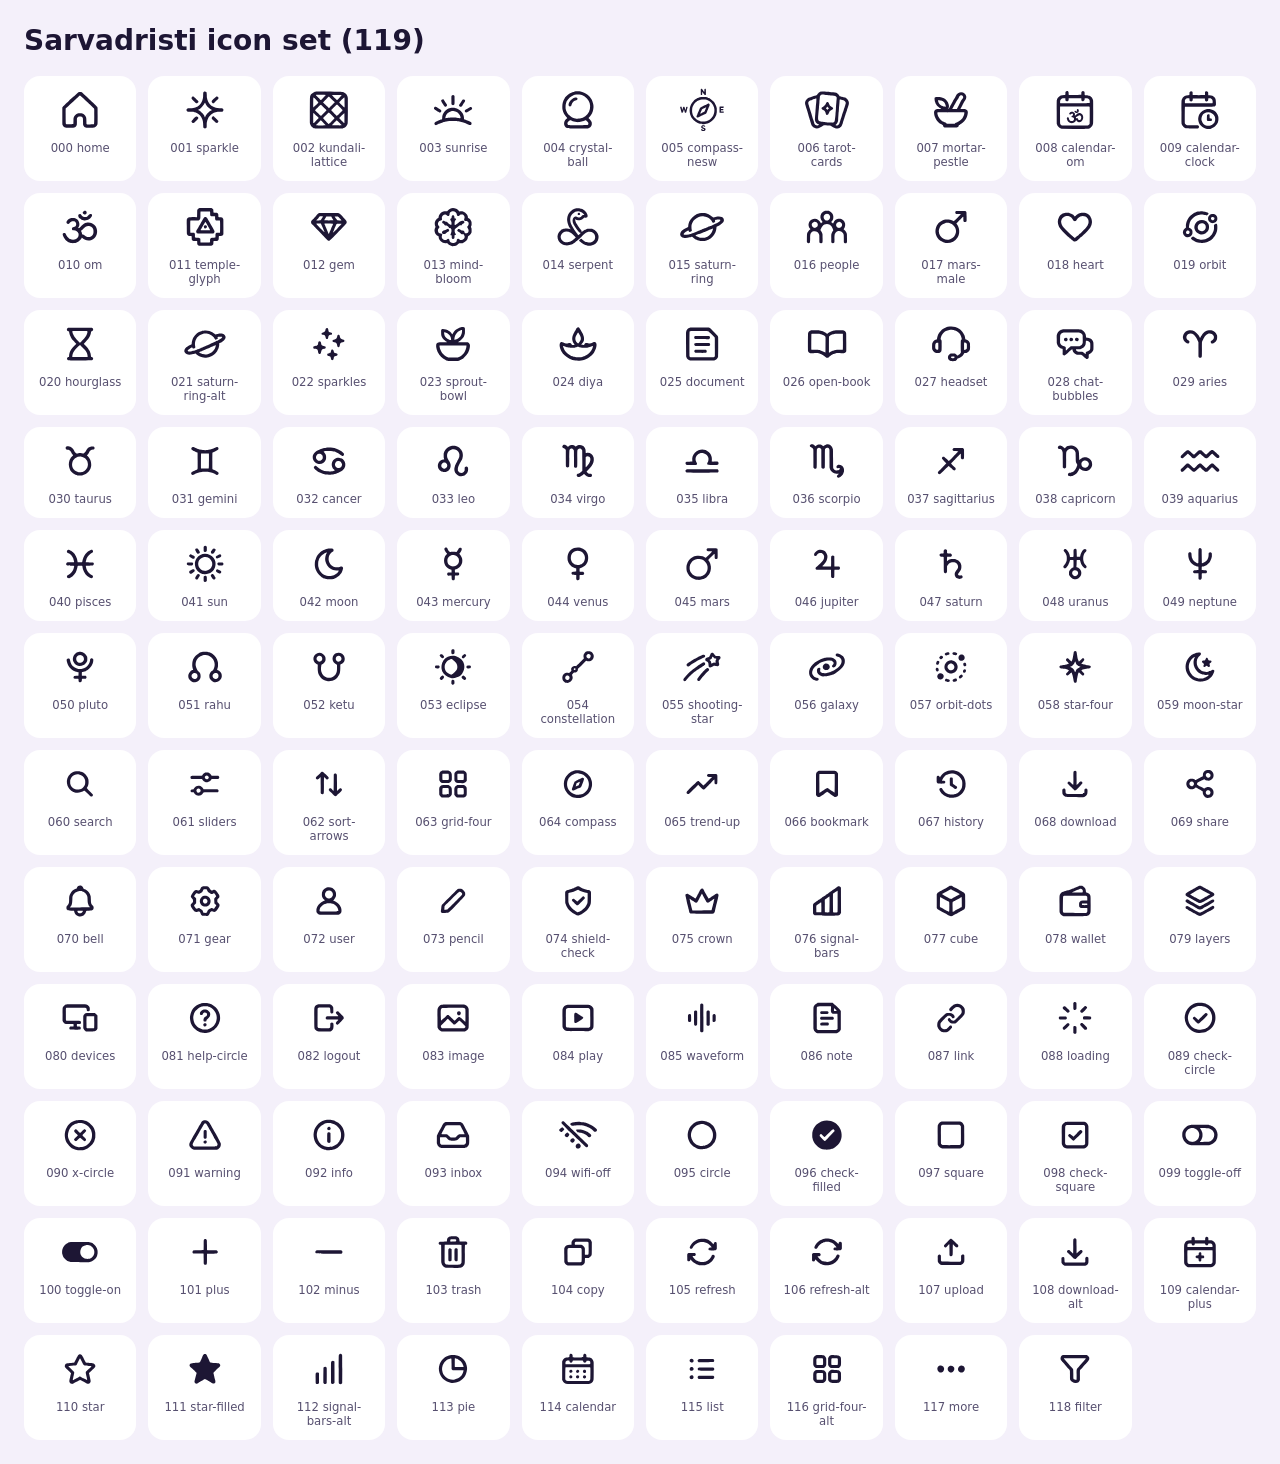
<file: sarvadristi/assets/icons/preview.html>
<!doctype html><meta charset="utf-8"><title>Sarvadristi icons</title><style>body{font:14px system-ui;margin:24px;background:#F4F0FA;color:#1D1634}.g{display:grid;grid-template-columns:repeat(auto-fill,minmax(110px,1fr));gap:12px}.c{background:#fff;border-radius:16px;padding:12px;text-align:center}.c svg{width:44px;height:44px;fill:currentColor}small{display:block;color:#575070;margin-top:6px}</style><h1>Sarvadristi icon set (119)</h1><div class="g"><div class="c"><svg viewBox="0 0 100 100"><path fill-rule="evenodd" d="M16.9 89.8C13.8 88.7 12.0 87.0 10.4 83.9C9.8 82.6 9.8 82.6 9.8 63.5L9.8 44.5L10.5 43.2C11.4 41.6 11.5 41.6 15.6 37.8C17.6 36.1 19.5 34.3 20.0 33.8C20.5 33.4 22.0 31.9 23.4 30.6C25.6 28.5 27.9 26.3 31.5 23.0C32.2 22.4 33.4 21.4 34.3 20.6C36.1 19.0 36.4 18.8 41.4 14.2C46.5 9.5 46.8 9.3 50.2 9.3C52.6 9.3 52.8 9.3 53.7 9.9C54.8 10.5 57.9 13.2 61.4 16.6C63.7 18.7 67.2 21.9 68.6 23.1C69.5 23.8 72.0 26.1 74.2 28.3C76.4 30.4 78.6 32.4 79.1 32.8C79.6 33.3 82.0 35.5 84.4 37.9C88.0 41.4 88.9 42.4 89.5 43.5C90.1 44.8 90.1 44.8 90.1 63.3C90.1 81.9 90.1 81.9 89.6 83.2C88.1 86.7 86.2 88.6 82.6 90.0C80.9 90.7 65.1 90.6 62.9 89.8C60.4 89.0 58.4 87.2 57.4 84.5C56.9 83.2 56.9 83.2 56.9 76.2C56.9 68.3 56.8 68.1 54.5 66.0C53.2 64.8 52.4 64.6 49.8 64.6C47.0 64.5 45.3 65.4 43.7 67.7C43.1 68.6 43.1 68.6 43.0 76.1C42.9 83.3 42.9 83.7 42.4 84.7C41.4 87.3 39.4 89.1 37.0 90.0C35.6 90.4 35.3 90.4 27.0 90.4C18.3 90.4 18.3 90.4 16.9 89.8ZM80.5 82.4C82.3 82.0 82.2 83.2 82.4 64.1C82.5 45.3 82.7 46.8 80.7 45.2C80.3 44.8 77.9 42.5 75.4 40.1C71.3 36.1 69.4 34.4 66.3 31.7C65.8 31.3 65.2 30.7 65.0 30.6C64.9 30.4 63.5 29.1 62.0 27.7C60.4 26.3 58.9 24.9 58.6 24.6C58.3 24.3 56.9 23.0 55.5 21.8C54.1 20.5 52.4 19.0 51.7 18.3C50.2 16.9 49.8 16.8 48.8 17.8C48.4 18.1 46.9 19.5 45.4 20.8C43.9 22.1 41.3 24.5 39.7 26.0C38.0 27.6 36.2 29.4 35.5 29.9C34.9 30.5 33.2 32.1 31.7 33.4C30.2 34.8 27.9 36.9 26.6 38.1C24.1 40.6 22.5 42.1 19.9 44.4C18.9 45.2 18.0 46.1 17.8 46.3C17.4 46.6 17.4 47.4 17.4 58.5C17.4 65.0 17.5 72.8 17.5 75.8C17.7 83.3 16.7 82.6 26.7 82.5C32.7 82.4 34.5 82.3 34.7 82.1C34.9 81.9 35.0 80.2 35.1 75.1C35.2 69.0 35.3 68.3 35.7 67.1C37.2 62.7 39.8 59.9 44.3 57.9C45.8 57.2 45.8 57.2 49.9 57.2C54.0 57.2 54.0 57.2 55.5 57.9C58.9 59.5 61.5 61.8 62.9 64.7C64.4 67.7 64.5 68.4 64.6 75.6C64.7 81.9 64.7 81.9 65.3 82.3C65.8 82.7 66.1 82.7 72.7 82.7C77.2 82.7 79.9 82.6 80.5 82.4Z"/></svg><small>000 home</small></div><div class="c"><svg viewBox="0 0 100 100"><path fill-rule="evenodd" d="M48.2 91.6C46.2 90.6 46.1 90.2 45.9 83.9C45.7 77.3 45.4 75.4 43.5 70.4C41.2 64.1 36.3 58.7 31.3 56.8C30.5 56.5 29.3 56.0 28.6 55.7C28.0 55.4 27.3 55.2 27.1 55.2C26.8 55.2 25.8 55.0 24.8 54.7C23.0 54.1 22.7 54.1 17.1 54.1C10.4 54.0 10.2 54.0 8.7 52.2C7.2 50.3 7.7 48.1 10.0 46.6C11.0 46.0 11.0 46.0 16.4 45.9C22.2 45.8 25.2 45.3 28.0 44.2C36.3 40.8 40.0 37.2 43.5 29.3C45.2 25.5 45.8 22.2 45.8 15.6C45.9 10.5 46.0 10.1 47.0 9.0C48.6 7.4 51.2 7.5 52.7 9.1C53.8 10.3 53.9 10.6 54.1 16.1C54.1 19.0 54.3 21.5 54.3 21.7C54.4 21.8 54.6 22.9 54.8 24.0C55.6 29.6 61.0 38.5 64.8 40.4C65.1 40.6 65.6 40.8 65.7 41.0C65.9 41.1 66.4 41.4 66.8 41.6C67.2 41.8 68.1 42.4 68.9 42.8C72.7 45.0 75.6 45.6 83.1 45.9C89.0 46.0 89.2 46.1 90.0 46.6C92.5 48.0 92.6 51.5 90.2 53.4C89.5 53.9 89.5 53.9 83.4 54.0C79.0 54.1 76.9 54.3 76.1 54.5C75.5 54.7 74.4 54.9 73.8 55.1C71.9 55.6 68.3 57.2 66.6 58.3C64.9 59.4 64.6 59.7 63.4 60.6C61.5 62.2 59.8 64.1 58.6 65.9C58.0 66.9 56.8 69.4 56.8 69.7C56.8 69.8 56.6 70.1 56.5 70.5C56.0 71.5 55.1 74.1 54.8 75.4C53.9 79.1 53.9 79.8 53.9 84.4C53.9 89.8 53.6 90.6 51.7 91.6C51.0 92.0 48.9 92.0 48.2 91.6ZM22.1 79.5C21.3 79.2 20.8 78.9 20.2 78.1C18.5 76.1 18.9 75.2 22.6 71.5C24.0 70.0 25.9 68.2 26.6 67.3C28.9 64.9 29.3 64.6 30.8 64.6C32.3 64.6 33.3 65.1 34.2 66.5C35.5 68.4 35.0 69.8 31.9 72.5C31.0 73.4 29.1 75.2 27.7 76.5C24.5 79.6 23.7 80.1 22.1 79.5ZM75.1 79.2C75.0 79.1 73.5 77.7 71.8 76.1C70.1 74.5 68.2 72.7 67.6 72.1C65.2 69.9 64.7 68.6 65.6 66.8C66.8 64.5 69.1 63.8 70.9 65.2C73.0 66.9 79.6 73.7 80.1 74.6C80.8 76.2 80.3 78.1 78.8 79.0C78.1 79.4 75.7 79.5 75.1 79.2ZM50.4 66.1C52.3 60.4 59.5 52.9 64.9 50.7C66.1 50.3 66.1 49.5 64.8 49.2C63.8 48.9 63.2 48.5 60.0 46.1C56.5 43.5 54.6 41.4 52.1 37.4C51.4 36.4 50.9 35.2 50.6 34.3C50.2 32.8 49.6 33.0 48.9 34.8C47.0 39.8 39.2 48.2 35.5 49.1C34.1 49.5 34.1 50.5 35.5 50.8C37.7 51.4 44.7 57.5 46.6 60.4C47.8 62.2 48.6 63.8 49.1 65.2C49.5 66.5 50.2 66.9 50.4 66.1ZM29.6 34.4C29.2 34.2 26.8 31.9 24.2 29.3C19.4 24.6 19.4 24.6 19.4 23.3C19.4 20.2 22.4 18.6 25.0 20.2C25.9 20.9 30.4 25.0 33.6 28.2C35.2 29.8 35.3 30.1 35.0 31.9C34.6 33.8 31.2 35.4 29.6 34.4ZM67.6 34.5C66.6 34.0 66.2 33.6 65.6 32.4C64.8 30.6 65.2 29.2 67.1 27.5C67.5 27.1 69.4 25.3 71.3 23.5C74.7 20.2 75.8 19.4 77.1 19.4C79.7 19.4 81.7 22.8 80.3 24.7C79.2 26.0 70.8 34.4 70.2 34.6C69.4 34.9 68.5 34.8 67.6 34.5Z"/></svg><small>001 sparkle</small></div><div class="c"><svg viewBox="0 0 100 100"><path fill-rule="evenodd" d="M20.9 92.2C18.5 92.1 17.6 92.0 17.0 91.7C16.7 91.5 16.2 91.4 16.1 91.4C15.5 91.4 13.3 90.1 12.1 89.0C9.3 86.7 7.5 83.8 6.8 80.4C6.5 79.1 6.5 23.2 6.8 20.8C7.0 19.2 7.8 16.5 8.3 15.9C8.5 15.8 8.7 15.3 8.9 15.0C9.8 13.2 13.0 10.7 16.1 9.4C19.3 8.1 21.7 8.0 62.2 8.4C81.9 8.6 81.0 8.5 84.0 10.1C86.8 11.4 88.6 13.0 90.2 15.5C91.5 17.6 92.0 18.8 92.8 22.7C92.9 23.2 93.0 35.7 92.9 51.5C92.8 77.3 92.7 79.5 92.4 80.9C91.7 84.0 89.6 87.1 86.9 89.2C86.0 89.8 83.5 91.1 83.2 91.1C83.0 91.1 82.5 91.3 82.1 91.6C81.6 91.8 80.9 92.0 80.5 92.1C79.3 92.2 24.4 92.3 20.9 92.2ZM39.8 84.9C42.8 84.9 42.9 84.8 40.8 82.7C39.9 81.8 37.5 79.3 35.5 77.2C33.4 75.1 31.6 73.4 31.4 73.4C31.3 73.4 30.6 74.0 29.9 74.7C29.3 75.5 26.9 77.9 24.6 80.2C22.1 82.7 20.5 84.4 20.6 84.6C20.7 84.9 34.3 85.2 36.8 85.0C37.2 84.9 38.5 84.9 39.8 84.9ZM77.2 84.9C79.1 84.7 79.0 84.5 76.9 82.4C74.3 79.8 67.8 73.6 67.6 73.5C67.4 73.4 57.1 84.0 57.1 84.4C57.1 84.8 57.6 84.8 64.2 84.9C74.9 85.1 75.7 85.1 77.2 84.9ZM55.1 76.8C57.9 74.0 60.8 71.0 61.4 70.1C62.7 68.6 62.7 68.6 62.3 68.1C61.6 66.9 50.0 55.7 49.6 55.7C49.3 55.7 47.2 57.6 43.4 61.3C40.3 64.4 37.4 67.2 37.1 67.4C36.5 67.9 36.5 68.0 36.7 68.5C36.9 69.2 49.2 82.0 49.6 82.0C49.8 82.0 52.2 79.7 55.1 76.8ZM17.5 77.7C22.5 72.8 26.3 68.7 26.4 68.3C26.4 68.0 25.1 66.6 22.3 63.9C20.1 61.8 17.6 59.2 16.8 58.3C15.5 56.9 15.1 56.5 14.7 56.6C14.2 56.7 14.2 56.7 14.1 67.8C14.1 74.7 14.2 79.1 14.3 79.3C14.7 80.1 15.3 79.7 17.5 77.7ZM85.0 79.4C85.0 79.2 85.1 74.2 85.1 68.2C85.1 58.4 85.1 57.3 84.8 57.2C84.1 57.1 73.4 67.5 73.4 68.4C73.4 69.2 75.9 72.0 79.9 75.6C81.9 77.4 83.5 79.1 83.7 79.3C83.9 79.8 84.8 79.8 85.0 79.4ZM32.9 62.5C33.4 61.9 34.6 60.7 35.6 59.7C40.6 55.0 44.5 51.0 44.5 50.8C44.5 50.1 32.0 38.0 31.3 38.0C30.8 38.0 29.2 39.5 25.0 43.8C23.0 45.9 20.7 48.1 19.8 48.8C18.1 50.2 18.0 50.5 18.6 51.1C18.8 51.3 21.2 53.6 23.9 56.1C26.6 58.7 29.3 61.4 30.1 62.1C31.6 63.7 31.8 63.7 32.9 62.5ZM70.1 61.6C74.9 57.1 80.8 51.0 80.9 50.4C81.0 50.1 68.6 37.6 68.2 37.6C67.4 37.6 55.1 49.8 55.1 50.6C55.1 51.0 67.6 63.4 68.0 63.4C68.1 63.4 69.1 62.6 70.1 61.6ZM51.1 44.8C51.6 44.2 54.5 41.3 57.6 38.3C60.7 35.4 63.2 32.8 63.2 32.6C63.2 32.4 63.0 32.0 62.7 31.8C62.0 31.3 53.9 23.5 51.4 21.0C50.6 20.2 49.8 19.5 49.7 19.5C49.6 19.5 46.6 22.4 43.0 25.9C37.2 31.7 36.5 32.5 36.6 32.9C36.7 33.2 36.9 33.4 37.0 33.4C37.2 33.4 39.1 35.3 42.0 38.3C42.9 39.3 44.5 40.8 45.4 41.6C46.3 42.3 47.7 43.6 48.4 44.5C49.1 45.3 49.8 45.9 50.0 45.9C50.1 45.9 50.6 45.4 51.1 44.8ZM18.5 40.6C22.6 36.6 25.5 33.5 25.8 32.9C25.9 32.6 25.6 32.1 24.1 30.5C17.5 23.5 15.3 21.4 14.6 21.7C14.1 21.9 13.9 43.2 14.4 44.1C14.6 44.4 14.7 44.3 18.5 40.6ZM85.4 37.6C85.4 34.0 85.3 29.1 85.3 26.7C85.3 22.2 85.2 21.8 84.4 21.8C83.8 21.8 73.2 32.4 73.3 32.9C73.5 33.3 78.8 38.6 81.2 40.7C82.2 41.6 83.4 42.8 83.8 43.2C84.3 43.8 84.7 44.1 85.0 44.1C85.5 44.1 85.5 44.1 85.4 37.6ZM35.4 23.7C40.5 18.6 42.4 16.6 42.3 16.3C42.2 15.9 39.6 15.8 29.5 15.6C18.2 15.4 18.5 15.1 24.2 20.7C26.4 22.7 28.8 25.1 29.6 25.9C30.4 26.7 31.2 27.3 31.4 27.4C31.5 27.4 33.4 25.7 35.4 23.7ZM69.9 25.9C73.6 22.6 78.6 17.2 78.6 16.6C78.6 15.9 78.5 15.9 74.1 15.8C58.9 15.6 57.1 15.6 57.0 16.1C57.0 16.5 57.2 16.9 58.0 17.6C58.5 18.1 59.7 19.3 60.5 20.2C61.4 21.1 63.1 22.7 64.3 23.8C65.5 24.8 66.8 26.1 67.2 26.5C67.6 27.0 68.0 27.4 68.1 27.4C68.2 27.4 69.0 26.7 69.9 25.9Z"/></svg><small>002 kundali-lattice</small></div><div class="c"><svg viewBox="0 0 100 100"><path fill-rule="evenodd" d="M10.1 84.2C8.9 83.8 7.8 81.9 7.8 80.4C7.8 79.4 7.9 79.3 8.8 78.4C9.8 77.5 14.2 75.0 14.9 75.0C15.1 75.0 15.5 74.8 15.8 74.6C16.2 74.4 16.7 74.2 17.0 74.1C17.3 74.0 17.9 73.7 18.3 73.5C20.0 72.8 22.3 71.9 23.1 71.8C25.1 71.5 25.2 71.2 25.4 68.0C25.8 58.4 31.4 50.6 41.0 46.3C41.4 46.2 42.7 45.8 44.0 45.5C46.9 44.7 52.4 44.6 54.7 45.3C60.9 47.0 63.5 48.4 67.7 52.1C69.3 53.6 72.1 57.4 72.5 58.8C72.6 59.1 72.8 59.5 72.9 59.7C74.0 61.4 75.3 67.4 75.0 69.4C74.9 70.6 75.5 71.3 76.5 71.6C77.5 71.8 81.0 73.0 82.1 73.6C82.6 73.8 83.0 74.0 83.1 74.0C83.3 74.0 84.6 74.5 86.0 75.2C91.6 77.7 92.2 78.2 92.2 80.6C92.2 81.8 92.1 82.0 91.6 82.7C90.0 84.7 88.6 84.8 85.8 83.5C79.9 80.6 77.2 79.5 71.4 77.8C67.7 76.8 66.2 76.4 62.1 75.7C57.9 75.0 57.9 75.0 50.5 74.9C46.1 74.9 42.5 75.0 41.5 75.2C35.7 76.0 33.8 76.3 32.6 76.7C31.8 76.9 30.9 77.1 30.6 77.1C30.3 77.1 29.5 77.3 28.8 77.5C28.1 77.8 27.0 78.1 26.5 78.2C25.0 78.6 22.1 79.6 20.3 80.4C19.5 80.8 18.5 81.2 18.1 81.3C17.8 81.4 17.3 81.7 17.0 81.9C16.7 82.1 16.4 82.3 16.3 82.3C16.0 82.3 15.9 82.3 13.6 83.6C12.2 84.4 11.0 84.6 10.1 84.2ZM35.2 68.4C36.5 68.2 40.2 67.6 44.6 67.1C46.6 66.8 51.2 66.8 53.6 67.1C54.7 67.2 57.0 67.4 58.6 67.6C60.3 67.8 62.3 68.0 63.0 68.2C65.6 68.8 66.9 68.8 67.2 68.4C67.6 67.6 66.5 63.6 65.2 61.4C62.6 56.6 59.0 54.1 53.0 52.8C49.8 52.2 48.2 52.2 45.9 52.8C38.6 54.8 33.8 59.9 32.8 66.6C32.4 68.9 32.5 69.0 35.2 68.4ZM78.5 55.3C76.2 53.9 76.1 51.0 78.4 49.5C80.6 48.1 84.1 46.0 88.4 43.6C89.9 42.7 90.8 42.7 91.9 43.5C93.0 44.3 93.4 45.1 93.4 46.5C93.4 47.5 93.4 47.6 92.4 48.6C91.8 49.2 90.9 49.8 90.5 50.0C90.1 50.2 89.6 50.6 89.3 50.8C88.5 51.4 87.3 52.1 85.2 53.3C84.2 53.9 83.2 54.5 83.0 54.6C82.2 55.1 80.4 55.8 79.9 55.8C79.6 55.8 79.0 55.6 78.5 55.3ZM18.6 55.4C18.2 55.3 17.2 54.7 16.4 54.1C15.5 53.5 14.1 52.6 13.3 52.1C11.3 50.9 10.3 50.2 9.0 49.4C7.1 48.3 6.7 47.7 6.7 46.3C6.7 44.2 8.2 42.7 10.3 42.7C11.6 42.7 11.7 42.8 15.8 45.5C18.4 47.2 19.1 47.7 20.4 48.5C21.0 48.8 21.9 49.5 22.4 50.0C23.4 51.0 23.4 51.0 23.4 52.2C23.4 54.8 21.1 56.3 18.6 55.4ZM65.9 42.5C64.3 41.8 63.5 40.4 63.8 38.9C63.9 38.2 64.7 36.8 66.0 35.0C66.6 34.3 66.9 33.9 69.4 29.9C71.7 26.4 72.1 26.0 73.5 25.9C75.7 25.6 77.6 27.0 77.6 28.9C77.6 29.7 77.4 30.2 76.5 31.6C75.9 32.5 75.3 33.6 75.0 34.0C74.8 34.4 74.3 35.1 74.0 35.5C73.7 36.0 73.0 37.1 72.4 38.0C71.8 38.8 71.4 39.6 71.4 39.7C71.4 39.9 70.2 41.4 69.5 42.0C68.7 42.7 67.1 42.9 65.9 42.5ZM31.0 41.9C30.5 41.5 29.9 40.9 29.7 40.5C29.0 39.1 28.4 38.3 26.6 35.6C23.1 30.4 22.7 29.4 23.3 27.8C23.8 26.7 24.8 26.0 26.2 25.9C28.3 25.7 28.6 25.9 31.2 30.2C33.5 33.8 34.3 35.1 35.1 36.0C35.5 36.6 36.1 37.5 36.3 38.1C36.7 39.2 36.7 39.2 36.0 40.4C34.9 42.6 32.8 43.2 31.0 41.9ZM48.5 38.8C48.1 38.6 47.4 38.1 47.0 37.6C46.4 36.9 46.4 36.9 46.4 27.7C46.4 18.5 46.4 18.5 46.9 17.7C48.4 15.5 51.6 15.5 53.1 17.5C53.6 18.2 53.6 18.2 53.6 27.4C53.6 36.6 53.6 36.6 53.0 37.4C51.8 38.9 50.0 39.5 48.5 38.8Z"/></svg><small>003 sunrise</small></div><div class="c"><svg viewBox="0 0 100 100"><path fill-rule="evenodd" d="M43.2 92.0C25.2 91.8 26.4 91.9 23.7 90.4C22.3 89.6 20.1 87.2 19.4 85.6C17.6 82.0 18.2 77.1 20.7 73.4C21.5 72.1 23.8 69.9 24.9 69.2C25.9 68.6 25.8 68.4 24.1 66.7C19.5 62.0 16.1 55.7 14.8 49.1C14.1 45.8 14.3 37.0 15.1 34.6C15.2 34.1 15.4 33.4 15.5 32.9C15.7 31.8 16.8 28.5 17.3 27.6C17.5 27.2 17.7 26.8 17.7 26.7C17.7 26.7 18.1 26.0 18.5 25.3C19.0 24.6 19.5 23.7 19.7 23.3C20.6 21.6 25.8 16.3 27.7 15.0C28.1 14.7 29.1 14.0 30.0 13.3C32.3 11.6 37.1 9.4 39.4 8.9C40.0 8.7 40.8 8.5 41.2 8.3C42.8 7.6 51.6 7.3 55.7 7.8C60.6 8.4 67.1 11.6 72.5 15.9C75.9 18.8 77.8 20.9 80.7 25.6C82.2 27.9 83.7 32.5 84.8 37.6C85.7 41.9 85.3 47.4 83.8 52.0C83.6 52.8 83.3 53.7 83.3 53.9C83.3 54.0 83.1 54.6 82.8 55.2C82.5 55.8 82.3 56.4 82.3 56.6C82.3 56.8 82.1 57.1 81.9 57.4C81.7 57.7 81.4 58.2 81.3 58.5C80.5 60.3 77.4 64.5 75.4 66.6C74.6 67.4 74.0 68.1 74.0 68.3C74.0 68.5 74.6 69.1 75.3 69.7C77.1 71.1 79.1 73.6 80.3 76.0C81.4 78.1 81.4 78.1 81.4 80.9C81.3 83.7 81.3 83.8 80.7 85.2C79.1 88.5 77.0 90.4 74.0 91.4C72.0 92.1 67.7 92.1 43.2 92.0ZM71.6 84.2C73.6 83.5 74.3 80.6 73.0 78.3C72.4 76.9 71.1 75.6 69.2 74.2C67.6 73.1 67.4 73.1 65.7 73.8C65.0 74.1 64.1 74.4 63.6 74.6C63.2 74.8 62.6 75.0 62.4 75.1C61.7 75.4 58.6 76.3 56.6 76.9C54.4 77.5 48.9 77.8 46.9 77.4C41.7 76.5 38.8 75.7 35.7 74.4C33.2 73.2 32.6 73.2 30.9 74.1C26.5 76.5 24.7 80.5 26.8 83.2C28.2 84.9 26.2 84.7 49.9 84.6C66.0 84.5 71.0 84.4 71.6 84.2ZM54.4 69.5C63.5 68.1 70.9 62.6 75.1 54.2C78.8 46.7 78.4 35.3 74.2 29.1C74.0 28.8 73.5 28.1 73.2 27.6C70.8 23.9 65.3 19.0 61.1 17.0C58.2 15.6 54.6 14.9 49.6 14.9C44.0 14.9 40.6 15.7 36.8 18.0C33.1 20.1 32.7 20.4 30.8 21.9C28.8 23.6 26.6 26.3 24.6 29.7C24.1 30.6 23.4 32.5 22.9 34.4C22.7 35.2 22.4 36.4 22.2 37.1C21.7 38.5 21.6 46.2 22.0 47.7C22.8 50.7 23.9 53.7 24.6 54.8C24.8 55.1 25.0 55.4 25.0 55.4C25.0 55.8 27.9 59.9 29.0 61.0C32.9 65.2 38.6 68.5 43.4 69.3C44.2 69.4 45.3 69.6 45.7 69.7C47.3 70.0 51.7 69.9 54.4 69.5ZM31.3 41.8C28.8 41.4 28.0 39.5 28.8 35.9C30.1 30.5 33.6 26.3 39.1 23.1C39.6 22.8 40.9 22.3 41.9 22.0C45.7 20.7 48.2 21.3 48.7 23.4C49.4 25.7 48.3 27.4 45.9 27.7C41.1 28.4 36.3 33.1 35.4 37.9C34.9 40.7 33.5 42.1 31.3 41.8Z"/></svg><small>004 crystal-ball</small></div><div class="c"><svg viewBox="0 0 100 100"><path fill-rule="evenodd" d="M51.2 98.0C48.4 96.9 47.3 95.2 48.6 93.9C49.4 93.1 49.9 93.2 50.8 94.4C51.3 95.1 51.6 95.3 52.6 95.3C53.9 95.3 55.0 94.5 54.7 93.7C54.6 93.5 54.2 93.3 53.8 93.1C48.9 91.3 48.1 90.6 48.2 88.4C48.2 85.9 50.1 84.4 53.1 84.4C55.5 84.4 57.8 86.0 57.4 87.5C57.1 88.4 55.8 88.5 54.9 87.7C54.1 87.0 52.1 86.8 51.5 87.3C50.6 88.1 51.1 89.1 52.7 89.5C57.0 90.8 58.0 91.6 58.1 93.8C58.2 96.4 56.1 98.1 52.9 98.0C52.1 98.0 51.3 98.0 51.2 98.0ZM51.9 82.3C50.3 82.1 47.1 81.6 46.7 81.4C46.4 81.3 45.5 81.1 44.8 81.0C41.9 80.4 38.9 79.0 35.6 76.9C32.0 74.5 29.0 71.5 26.9 68.2C26.6 67.7 26.2 67.1 26.0 66.9C25.6 66.3 24.3 63.4 23.8 62.0C23.1 60.2 22.8 59.0 22.1 55.1C21.2 50.1 22.5 42.7 25.0 37.6C26.5 34.7 27.6 33.1 30.0 30.5C33.2 26.8 35.0 25.4 39.0 23.4C39.6 23.1 40.1 22.9 40.2 22.9C40.3 22.9 40.7 22.7 41.1 22.5C43.2 21.5 47.1 20.6 50.4 20.4C52.8 20.2 57.3 20.4 58.6 20.7C60.8 21.2 62.8 21.8 64.4 22.5C64.8 22.7 65.3 22.9 65.4 22.9C65.6 22.9 68.7 24.4 69.4 24.8C72.1 26.5 75.1 29.2 76.9 31.5C77.3 32.0 77.8 32.6 78.0 32.9C78.6 33.8 79.6 35.4 80.2 36.7C80.5 37.3 80.9 38.1 81.1 38.4C81.3 38.7 81.4 39.1 81.4 39.2C81.4 39.3 81.6 39.7 81.8 40.2C82.6 42.0 83.0 43.2 83.6 46.3C83.6 46.7 83.7 48.8 83.7 51.1C83.7 54.9 83.7 55.3 83.3 57.1C83.1 58.1 82.9 59.1 82.9 59.3C82.9 59.4 82.8 60.1 82.5 60.7C81.8 62.5 81.4 63.6 81.2 63.8C81.2 63.9 80.8 64.7 80.4 65.4C78.5 69.1 75.7 72.5 72.9 74.6C72.6 74.8 72.0 75.3 71.6 75.7C69.7 77.2 66.9 78.9 65.2 79.6C63.3 80.3 62.0 80.8 61.2 80.9C60.8 81.1 60.1 81.3 59.7 81.4C59.3 81.5 58.4 81.7 57.7 81.8C56.9 81.9 55.6 82.1 54.8 82.2C53.3 82.4 52.8 82.4 51.9 82.3ZM57.4 76.1C57.8 76.0 58.7 75.8 59.2 75.7C59.8 75.5 60.5 75.3 60.9 75.1C61.2 74.9 61.6 74.8 61.7 74.8C61.9 74.8 65.3 73.2 66.3 72.6C68.3 71.5 70.2 69.7 72.4 67.1C73.4 65.9 75.2 63.4 75.2 63.1C75.2 63.1 75.3 62.8 75.5 62.6C75.8 62.1 76.7 59.7 76.7 59.3C76.7 59.2 76.9 58.8 77.0 58.4C77.2 58.1 77.4 57.5 77.4 57.1C77.5 56.7 77.7 55.7 77.9 54.7C78.2 52.8 78.3 48.5 78.0 47.2C77.9 46.8 77.7 45.9 77.6 45.2C77.4 44.5 77.2 43.6 77.0 43.3C76.9 43.0 76.7 42.6 76.7 42.6C76.7 42.2 75.3 39.0 74.7 38.0C72.6 34.5 70.2 32.1 67.4 30.2C67.1 30.0 66.6 29.7 66.3 29.5C66.1 29.4 65.7 29.1 65.4 29.0C65.1 28.9 64.5 28.5 64.0 28.3C63.1 27.8 60.7 27.0 58.4 26.4C56.1 25.8 49.4 25.9 46.8 26.5C44.4 27.1 42.6 27.9 40.3 29.2C39.8 29.6 39.3 29.8 39.3 29.8C39.2 29.8 38.8 30.1 38.3 30.5C37.8 30.9 37.2 31.3 37.0 31.4C36.2 31.9 34.4 33.7 33.5 34.8C32.1 36.4 31.3 37.8 29.9 40.6C28.5 43.3 28.1 44.7 27.7 47.9C27.3 51.6 27.6 56.7 28.4 58.4C28.5 58.8 28.7 59.2 28.7 59.4C28.7 59.8 29.3 61.5 30.0 62.8C31.5 65.6 33.9 68.4 36.7 70.7C38.0 71.8 40.1 73.3 40.4 73.3C40.5 73.3 40.7 73.4 40.9 73.5C41.2 73.7 41.6 73.9 42.0 74.1C42.4 74.2 43.2 74.5 43.8 74.7C44.4 75.0 45.2 75.2 45.7 75.4C46.1 75.5 46.9 75.7 47.5 75.9C49.6 76.5 55.5 76.6 57.4 76.1ZM38.6 66.8C38.0 66.3 37.4 65.2 37.4 64.7C37.4 64.2 37.8 63.1 38.8 61.1C39.2 60.2 39.5 59.4 39.5 59.4C39.5 59.3 39.7 59.0 39.8 58.6C40.0 58.3 40.4 57.3 40.7 56.5C41.0 55.7 41.4 54.9 41.5 54.7C41.6 54.4 41.9 53.9 42.1 53.4C42.3 52.9 42.6 52.1 42.8 51.7C43.5 50.2 43.9 49.3 44.2 48.5C45.2 45.6 45.9 44.6 47.5 43.8C47.8 43.6 48.3 43.4 48.5 43.2C48.7 43.1 49.8 42.6 50.8 42.2C52.5 41.3 54.5 40.4 57.4 38.9C58.0 38.6 58.8 38.2 59.1 38.1C59.5 37.9 60.9 37.3 62.2 36.6C64.8 35.3 65.3 35.2 66.1 35.8C67.1 36.5 67.4 37.1 67.4 38.2C67.4 38.9 67.4 39.4 67.2 39.6C67.1 39.8 66.8 40.3 66.7 40.7C66.5 41.2 66.2 42.0 66.0 42.6C65.8 43.1 65.4 44.0 65.2 44.6C65.0 45.1 64.7 45.8 64.6 46.0C64.5 46.3 64.3 46.6 64.3 46.7C64.3 46.8 64.2 47.2 64.0 47.6C63.7 48.0 63.6 48.5 63.6 48.6C63.6 48.7 63.5 49.0 63.3 49.2C63.2 49.4 63.0 49.9 62.9 50.2C62.7 50.6 62.4 51.4 62.1 52.2C61.8 52.9 61.4 53.8 61.3 54.2C61.2 54.6 61.0 55.0 60.9 55.0C60.9 55.1 60.7 55.6 60.5 56.1C59.8 57.9 59.5 58.1 52.6 61.2C51.0 62.0 49.2 62.8 48.6 63.1C47.4 63.8 46.0 64.5 44.4 65.2C43.8 65.5 43.2 65.7 43.1 65.8C40.5 67.4 39.5 67.6 38.6 66.8ZM46.8 58.2C47.0 58.1 47.7 57.7 48.3 57.4C48.9 57.0 49.5 56.7 49.6 56.6C49.8 56.4 51.8 55.4 54.6 54.0C55.6 53.6 56.0 53.0 56.6 51.6C56.8 51.0 57.1 50.1 57.3 49.6C57.5 49.0 57.8 48.1 58.1 47.6C58.3 47.0 58.5 46.5 58.6 46.4C58.7 46.3 58.8 45.9 58.9 45.6C59.0 45.3 59.2 45.0 59.3 44.9C59.6 44.7 59.6 44.0 59.4 43.9C59.3 43.8 59.0 43.9 58.7 44.1C58.4 44.3 56.7 45.2 54.8 46.1C50.3 48.4 49.7 48.8 49.4 50.0C49.2 50.6 47.6 54.1 47.1 55.0C45.6 57.8 45.4 59.2 46.8 58.2ZM3.9 56.1C3.4 55.7 3.2 55.4 2.7 53.1C2.3 51.1 1.8 49.1 1.0 46.4C0.7 45.3 0.4 44.2 0.3 43.9C0.0 43.2 0.5 42.6 1.6 42.4C2.9 42.1 3.7 42.7 4.0 44.4C4.1 45.0 4.3 45.9 4.4 46.4C4.5 47.0 4.7 47.9 4.8 48.5C4.9 49.3 4.9 49.6 5.1 49.7C5.4 49.7 5.6 49.4 6.1 47.2C7.1 43.0 7.1 43.1 8.0 42.6C8.6 42.3 9.6 42.5 10.1 43.0C10.4 43.4 11.5 46.7 11.8 48.1C12.0 49.1 12.3 49.7 12.6 49.7C12.9 49.7 13.0 49.5 13.1 48.1C13.2 47.7 13.4 46.6 13.6 45.8C13.8 45.0 14.0 44.2 14.0 43.9C14.0 43.3 14.8 42.4 15.4 42.4C16.1 42.4 16.9 42.7 17.1 43.1C17.3 43.4 17.3 43.7 16.5 46.6C16.1 48.3 15.6 50.2 15.5 50.7C15.4 51.2 15.2 51.8 15.1 52.0C15.0 52.2 14.8 52.8 14.8 53.4C14.6 54.4 14.0 55.8 13.7 56.1C13.6 56.2 13.1 56.2 12.6 56.3C11.1 56.3 10.8 55.8 10.2 52.8C9.5 49.6 9.1 48.6 8.6 49.2C8.4 49.6 7.3 53.5 7.1 54.7C6.8 56.1 5.2 56.8 3.9 56.1ZM90.9 56.2C89.8 56.0 89.8 56.4 89.8 49.3C89.8 42.8 89.8 42.8 90.2 42.5C90.6 42.3 90.9 42.2 94.8 42.2C99.1 42.2 99.1 42.2 99.3 42.6C99.7 43.2 99.5 44.3 99.1 44.8C98.8 45.1 98.5 45.1 96.1 45.2C94.6 45.3 93.3 45.4 93.2 45.5C93.0 45.7 93.0 47.4 93.2 47.6C93.3 47.7 94.3 47.8 95.6 47.8C98.2 47.8 98.2 47.8 98.5 48.7C98.8 49.3 98.8 49.4 98.6 49.8C98.4 50.2 98.4 50.2 95.8 50.3C92.9 50.4 93.0 50.3 93.0 52.0C93.0 53.7 92.8 53.6 96.2 53.6C99.0 53.5 99.0 53.5 99.4 54.0C99.8 54.5 99.8 55.4 99.4 55.9C99.1 56.3 99.1 56.3 95.3 56.3C93.2 56.3 91.3 56.3 90.9 56.2ZM56.6 15.9C56.4 15.9 56.0 15.7 55.8 15.5C55.3 15.0 52.2 10.9 51.4 9.7C50.7 8.7 50.6 8.9 50.5 12.1C50.5 13.7 50.4 15.2 50.3 15.3C50.1 15.7 49.6 15.9 48.6 15.9C47.1 15.9 47.2 16.4 47.2 9.1L47.2 2.8L47.7 2.4C49.0 1.3 50.3 1.8 51.3 3.8C51.5 4.2 54.3 7.9 54.7 8.4C55.4 9.1 55.4 8.9 55.4 6.6C55.4 2.9 55.6 2.0 56.9 1.8C57.6 1.7 58.2 2.0 58.6 2.6C58.9 3.1 58.9 3.4 58.9 9.1C58.9 12.9 58.9 15.2 58.8 15.4C58.7 15.6 58.3 15.8 58.0 15.9C57.4 16.0 57.3 16.1 56.6 15.9Z"/></svg><small>005 compass-nesw</small></div><div class="c"><svg viewBox="0 0 100 100"><path fill-rule="evenodd" d="M70.5 92.0C70.2 91.9 69.5 91.7 69.0 91.5C68.4 91.3 67.8 91.1 67.6 91.1C66.5 91.1 61.5 88.3 58.3 85.9C57.5 85.3 57.4 85.3 54.0 85.1C52.1 85.0 49.3 84.8 47.7 84.6C44.2 84.3 43.1 84.3 42.8 84.6C42.5 85.0 39.3 87.1 39.0 87.1C38.9 87.1 38.6 87.3 38.4 87.5C38.1 87.7 37.2 88.3 36.3 88.7C35.5 89.2 34.5 89.7 34.3 89.8C27.8 93.3 21.0 92.3 16.6 87.2C15.0 85.3 14.2 83.5 12.8 78.2C12.5 77.3 12.2 76.3 12.1 75.9C12.0 75.6 11.7 74.6 11.4 73.7C10.1 69.1 9.6 67.7 9.3 66.9C9.1 66.4 8.9 65.8 8.9 65.7C8.9 65.5 8.7 64.8 8.5 64.2C8.3 63.6 8.0 62.5 7.8 61.8C7.3 59.7 6.0 55.1 5.3 52.9C4.7 51.3 4.0 49.1 3.5 47.3C3.2 46.4 2.8 44.9 2.5 44.1C2.2 43.2 2.0 42.2 1.9 41.8C1.8 41.4 1.6 40.6 1.4 40.1C-0.5 35.1 -0.4 32.3 1.7 28.5C3.2 26.0 5.7 23.7 8.3 22.4C10.9 21.2 13.8 20.1 16.8 19.2C18.0 18.9 19.2 18.5 19.5 18.4C20.9 17.9 23.6 17.2 25.0 16.8C26.8 16.5 27.1 16.2 28.2 14.2C29.0 12.8 31.5 10.3 32.9 9.6C35.9 8.1 36.9 7.9 41.6 8.0C43.9 8.1 46.4 8.2 47.1 8.3C47.8 8.4 50.2 8.6 52.5 8.8C54.7 9.0 57.5 9.2 58.7 9.4C59.9 9.6 62.4 9.8 64.2 9.9C70.3 10.3 72.9 11.3 76.1 14.9C76.8 15.6 77.7 16.9 78.0 17.5C78.6 18.7 78.7 18.8 79.4 18.9C79.8 19.0 80.6 19.2 81.2 19.3C81.8 19.5 82.7 19.7 83.2 19.8C84.2 20.0 86.6 20.6 88.8 21.3C89.6 21.6 90.4 21.8 90.6 21.8C91.2 21.8 93.4 23.0 95.2 24.3C96.6 25.4 98.4 28.0 99.2 30.4C99.9 32.2 100.0 35.6 99.4 37.4C99.2 38.1 98.8 39.5 98.5 40.4C98.2 41.3 97.9 42.5 97.7 43.0C97.5 43.5 97.2 44.4 97.0 45.0C96.5 46.9 96.1 48.1 95.7 49.1C95.6 49.6 95.3 50.4 95.2 51.0C95.0 51.5 94.8 52.3 94.6 52.7C94.4 53.1 94.2 53.8 94.0 54.3C93.8 54.7 93.4 55.9 93.1 56.8C92.7 57.8 92.3 59.0 92.2 59.5C91.9 60.7 91.2 62.8 90.7 64.3C90.5 64.8 90.2 65.7 90.1 66.1C90.0 66.6 89.7 67.4 89.5 67.9C89.3 68.4 89.1 69.0 89.1 69.3C89.1 69.5 89.0 70.0 88.8 70.3C88.7 70.6 88.4 71.5 88.1 72.2C87.7 73.7 87.3 75.1 86.8 76.4C86.6 76.9 86.4 77.9 86.2 78.6C86.1 79.3 85.8 80.1 85.7 80.4C85.5 80.7 85.3 81.3 85.2 81.7C85.1 82.5 84.1 84.6 83.2 86.1C81.9 88.3 79.3 90.4 76.4 91.4C75.0 91.9 71.8 92.2 70.5 92.0ZM74.6 84.6C76.4 83.6 78.2 81.4 78.2 80.2C78.2 80.0 78.4 79.5 78.5 79.1C78.9 78.2 79.7 75.7 80.2 73.8C80.4 73.0 80.7 71.9 80.9 71.4C81.1 70.8 81.4 69.8 81.7 69.1C81.9 68.4 82.3 67.4 82.5 66.8C82.7 66.3 83.0 65.3 83.2 64.7C83.4 64.0 83.7 63.0 83.9 62.5C84.0 61.9 84.4 60.8 84.7 59.9C85.4 57.5 86.4 54.6 88.0 49.8C88.9 47.4 89.7 44.7 90.0 43.9C90.3 43.0 90.7 41.4 91.1 40.3C91.4 39.2 91.8 37.8 92.0 37.1C92.1 36.4 92.4 35.7 92.5 35.4C93.2 34.1 91.9 30.7 90.1 29.5C89.4 28.9 87.3 28.1 86.2 27.8C85.9 27.7 85.4 27.5 85.1 27.4C84.8 27.3 83.8 27.0 82.8 26.7C81.7 26.5 80.8 26.2 80.7 26.1C80.4 25.8 79.3 25.9 79.0 26.2C78.9 26.4 78.6 28.9 78.4 32.3C78.2 35.5 77.9 39.1 77.7 40.4C77.6 41.6 77.3 44.5 77.2 46.8C77.1 49.1 76.9 51.7 76.8 52.6C76.6 53.4 76.4 55.7 76.2 57.6C76.1 59.5 75.9 62.4 75.8 64.0C75.6 65.5 75.4 68.6 75.4 70.9C75.3 73.7 75.1 75.1 74.9 75.7C74.8 76.2 74.5 76.8 74.4 77.2C74.0 78.8 72.2 81.3 70.6 82.7C69.3 83.9 69.2 84.3 70.3 84.8C71.4 85.4 73.4 85.3 74.6 84.6ZM30.0 84.4C32.3 83.5 32.6 82.8 30.7 82.4C26.6 81.5 23.0 77.1 22.6 72.6C22.5 71.1 22.9 63.7 23.2 61.0C23.3 60.0 23.5 56.5 23.8 53.2C24.0 49.8 24.2 46.9 24.3 46.7C24.3 46.6 24.5 44.6 24.6 42.3C24.8 40.0 25.1 37.2 25.2 36.0C25.6 33.7 26.0 24.5 25.9 24.0C25.7 23.7 24.9 23.7 24.6 24.0C24.5 24.1 23.7 24.4 22.8 24.7C21.5 25.1 20.3 25.4 15.7 27.0C15.2 27.2 14.4 27.5 13.9 27.6C10.6 28.6 8.5 30.1 7.9 31.8C7.8 32.2 7.6 32.7 7.5 32.8C7.1 33.3 7.6 36.7 8.6 39.4C8.8 39.9 9.2 41.2 9.5 42.4C9.9 43.5 10.3 44.9 10.5 45.4C10.8 46.3 12.2 50.6 13.4 54.5C13.6 55.3 14.1 56.7 14.3 57.6C14.6 58.5 15.0 60.1 15.3 61.0C15.6 61.9 15.9 63.2 16.1 63.9C16.6 65.7 17.2 67.7 17.5 68.5C17.8 69.2 18.2 70.3 18.8 72.4C20.0 76.0 20.5 77.7 20.8 78.8C21.7 82.1 22.6 83.5 24.2 84.2C26.3 85.2 27.8 85.2 30.0 84.4ZM64.2 78.4C65.6 77.9 67.0 76.4 67.4 75.0C67.6 74.4 68.0 72.1 68.2 69.9C68.5 67.7 68.8 65.2 68.9 64.5C69.0 63.7 69.2 61.4 69.3 59.4C69.4 57.4 69.6 54.7 69.8 53.5C70.0 52.2 70.2 48.8 70.3 45.9C70.4 43.0 70.6 39.5 70.8 38.3C70.9 37.0 71.2 34.2 71.3 32.1C71.4 30.1 71.6 27.3 71.8 26.0C72.2 22.6 72.2 22.0 71.5 20.6C70.1 17.8 68.6 17.2 61.6 16.8C59.6 16.7 56.8 16.5 55.4 16.3C54.1 16.2 51.7 16.0 50.1 15.8C48.5 15.7 46.0 15.5 44.5 15.2C41.1 14.8 38.0 14.7 37.2 15.2C36.2 15.7 34.8 17.1 34.3 18.1C33.9 18.9 33.8 19.5 33.6 22.6C33.4 24.6 33.2 26.5 33.2 26.8C33.1 27.2 32.9 29.6 32.8 32.2C32.6 34.9 32.3 37.9 32.2 39.0C32.0 40.0 31.8 42.2 31.8 43.9C31.7 45.5 31.5 48.0 31.3 49.5C31.1 51.0 30.8 53.5 30.7 55.0C30.6 56.6 30.4 58.6 30.3 59.4C30.0 62.1 29.6 68.7 29.8 70.5C30.0 74.0 31.9 75.8 35.9 76.2C37.0 76.4 38.6 76.6 39.4 76.7C40.2 76.9 41.6 77.1 42.6 77.1C43.5 77.2 45.5 77.4 47.0 77.6C48.6 77.8 51.9 78.1 54.5 78.2C57.0 78.3 59.8 78.5 60.7 78.6C61.6 78.7 62.5 78.8 62.7 78.8C63.0 78.8 63.6 78.6 64.2 78.4ZM49.2 61.2C48.3 60.8 47.6 59.9 47.4 58.9C47.3 57.7 46.4 54.9 45.9 54.3C45.7 54.0 45.5 53.6 45.5 53.4C45.3 52.7 43.4 50.9 42.4 50.5C41.9 50.2 40.9 49.8 40.3 49.5C38.4 48.6 37.6 47.6 37.6 46.1C37.6 44.5 38.3 43.8 41.1 42.4C44.3 40.8 47.2 37.7 47.6 35.5C48.1 32.8 50.4 31.2 52.5 32.3C53.4 32.8 54.2 33.9 54.4 35.2C54.7 36.4 56.0 39.0 57.0 40.2C57.7 41.0 59.3 42.2 60.9 43.1C61.6 43.5 62.5 44.0 62.8 44.2C64.9 45.6 64.0 48.6 61.3 49.5C58.5 50.4 56.3 52.3 55.1 54.9C53.9 57.4 53.7 57.9 53.5 58.8C53.1 60.6 50.8 61.9 49.2 61.2ZM51.7 48.8C52.5 47.8 53.0 47.4 53.8 46.7C54.6 46.1 54.5 45.8 53.4 45.0C53.0 44.7 52.4 44.1 52.0 43.5C51.1 42.3 50.9 42.3 50.0 43.5C49.6 44.0 48.9 44.7 48.4 45.1C47.4 45.8 47.3 46.2 48.0 46.7C48.5 47.1 49.7 48.3 50.2 49.0C50.8 49.7 51.0 49.6 51.7 48.8Z"/></svg><small>006 tarot-cards</small></div><div class="c"><svg viewBox="0 0 100 100"><path fill-rule="evenodd" d="M35.3 89.9C33.5 89.4 32.4 88.1 32.1 86.2C31.9 84.6 31.7 84.4 30.7 84.0C30.0 83.8 29.2 83.4 26.9 82.1C18.2 77.0 11.5 65.8 11.5 56.3C11.5 53.8 11.5 53.7 12.2 52.3C13.8 48.8 16.0 47.8 22.5 47.8C24.6 47.8 26.7 47.7 27.0 47.6C27.7 47.3 27.6 46.8 26.8 46.4C22.2 44.0 19.3 41.6 17.1 38.5C15.9 36.6 14.4 33.7 14.4 33.3C14.4 33.1 14.2 32.8 14.1 32.5C13.5 31.7 12.7 27.3 12.6 24.9C12.6 22.4 12.8 21.9 14.2 21.0C15.3 20.2 23.8 20.3 27.2 21.0C36.9 23.2 43.6 29.9 45.1 38.9C45.7 42.7 45.4 44.9 44.0 46.2C43.4 46.8 43.4 47.2 44.1 47.2C44.8 47.2 45.4 46.7 46.0 45.4C46.2 45.0 46.6 44.2 46.9 43.6C47.2 43.1 48.1 41.5 48.8 40.0C49.6 38.5 50.4 37.2 50.5 37.0C50.7 36.7 51.4 35.5 52.1 34.2C52.3 33.7 52.6 33.2 52.7 33.0C52.8 32.8 53.5 31.6 54.3 30.2C55.9 27.2 56.2 26.7 57.8 24.1C58.7 22.4 61.2 17.7 61.5 16.9C63.0 12.8 68.2 9.5 73.1 9.5C79.1 9.5 83.8 13.3 84.6 18.9C85.1 22.7 84.3 25.5 81.2 29.7C80.6 30.6 79.4 32.5 78.8 33.3C78.3 34.1 77.1 36.6 74.7 41.2C73.7 43.3 72.5 45.4 72.2 45.8C71.6 46.8 71.5 47.7 72.0 47.9C72.2 48.0 74.4 48.0 77.0 48.0C79.5 48.0 82.1 48.1 82.8 48.2C86.2 48.9 88.3 51.5 88.3 55.2C88.3 58.0 87.1 63.7 86.0 66.0C85.8 66.5 85.5 67.2 85.3 67.6C83.1 72.6 77.8 78.4 72.5 81.9C71.6 82.4 70.6 83.1 70.2 83.4C69.8 83.6 69.2 83.9 68.9 84.0C68.1 84.2 67.7 84.7 67.5 85.9C67.2 87.7 66.3 88.8 64.7 89.4C63.7 89.8 62.9 89.9 49.8 90.0C42.2 90.0 35.7 90.0 35.3 89.9ZM57.6 81.1C58.1 80.9 58.7 80.6 59.0 80.4C59.2 80.3 60.3 79.7 61.2 79.2C62.2 78.7 63.6 78.0 64.3 77.6C65.0 77.3 66.3 76.6 67.2 76.1C70.6 74.3 73.7 71.7 76.0 68.6C78.4 65.3 80.4 59.9 80.4 56.5C80.4 55.0 81.8 55.1 61.1 55.2C50.9 55.3 42.2 55.3 41.7 55.4C41.2 55.4 36.2 55.3 30.6 55.2C18.1 55.0 18.6 54.9 19.1 57.8C19.8 61.4 20.1 62.5 21.5 65.5C22.9 68.4 26.8 73.2 28.9 74.5C29.3 74.8 30.0 75.3 30.5 75.6C31.0 75.9 31.5 76.2 31.7 76.3C31.8 76.3 32.4 76.6 33.0 76.9C33.6 77.2 34.8 77.7 35.6 78.0C38.1 79.0 39.2 79.7 39.9 80.5C40.8 81.5 41.2 81.5 49.6 81.5C56.1 81.5 56.8 81.4 57.6 81.1ZM63.4 47.6C63.7 47.4 65.8 43.2 66.8 40.9C67.0 40.7 67.2 40.3 67.3 40.1C67.4 39.9 67.6 39.5 67.8 39.2C67.9 38.8 68.6 37.6 69.2 36.4C70.3 34.3 72.1 30.9 73.1 28.6C73.4 28.0 74.3 26.7 75.2 25.8C77.6 23.2 78.2 21.3 77.4 19.3C76.4 17.0 73.2 15.7 71.1 16.8C69.4 17.7 67.9 19.9 67.9 21.4C67.9 21.7 67.5 22.5 67.1 23.1C65.7 25.2 65.6 25.4 65.1 26.1C64.2 27.6 63.6 28.6 62.8 29.8C62.1 30.9 60.5 33.7 59.4 35.8C58.8 36.9 58.2 38.0 57.3 39.4C57.0 39.9 56.5 40.8 56.3 41.2C55.5 42.7 53.9 45.7 53.6 46.0C53.1 46.6 52.9 47.4 53.2 47.6C53.6 48.0 62.9 48.0 63.4 47.6ZM38.2 42.4C38.7 41.5 36.8 35.7 35.3 33.5C33.7 31.3 29.8 28.9 27.1 28.4C22.4 27.6 21.0 27.5 20.5 27.9C20.1 28.2 20.3 28.8 21.7 32.7C22.4 34.5 24.9 37.6 27.1 39.3C28.7 40.6 32.8 42.2 34.8 42.2C35.3 42.2 36.1 42.3 36.5 42.5C37.4 42.8 37.9 42.8 38.2 42.4Z"/></svg><small>007 mortar-pestle</small></div><div class="c"><svg viewBox="0 0 100 100"><path fill-rule="evenodd" d="M48.2 92.9L19.5 92.8L17.8 92.1C13.5 90.5 10.4 87.1 8.9 82.6C8.4 81.1 8.4 81.1 8.4 54.6C8.4 28.0 8.4 28.0 9.0 26.5C9.7 24.5 10.2 23.6 11.7 21.8C14.9 17.8 19.2 16.0 25.3 16.0C28.2 16.0 28.1 16.2 28.2 12.5C28.2 9.5 28.2 9.4 28.8 8.7C29.7 7.5 30.5 7.1 31.9 7.1C34.3 7.1 35.3 8.2 35.5 11.0C35.6 11.9 35.6 13.3 35.5 13.9C35.4 14.9 35.5 15.2 35.8 15.6C36.1 16.1 36.1 16.1 50.0 16.0C59.1 15.9 63.9 15.8 64.1 15.6C64.3 15.5 64.4 14.5 64.4 12.3C64.5 9.3 64.5 9.3 65.2 8.4C66.7 6.6 69.2 6.5 70.7 8.2C71.8 9.3 71.9 9.7 71.9 12.9C71.9 16.4 71.6 16.2 75.2 16.2C78.9 16.3 80.6 16.6 82.8 17.8C87.4 20.3 89.9 23.1 90.9 27.2C91.4 29.1 91.4 29.1 91.4 54.6C91.4 80.1 91.4 80.1 90.9 82.0C89.6 87.3 85.2 91.8 80.6 92.7C78.8 93.0 78.1 93.0 48.2 92.9ZM80.1 84.7C81.6 84.0 83.0 82.7 83.4 81.4C83.7 80.2 83.7 42.8 83.3 42.4C82.9 42.0 76.4 41.9 48.5 41.9C21.2 41.9 16.5 42.0 16.2 42.2C16.1 42.4 16.0 49.6 16.0 61.2C16.1 82.7 15.9 81.4 17.9 83.3C20.1 85.5 18.7 85.3 34.3 85.4C41.8 85.5 54.9 85.5 63.3 85.5C78.6 85.4 78.6 85.4 80.1 84.7ZM40.0 79.7C36.0 78.6 33.0 75.5 32.0 71.6C31.2 68.8 31.3 68.3 32.3 67.3C34.0 65.5 35.9 66.7 36.3 69.9C36.6 72.0 38.7 74.5 40.4 75.0C41.4 75.3 43.7 75.3 44.6 75.0C47.4 74.2 48.8 70.6 47.2 68.3C46.4 67.2 45.4 66.7 44.0 66.7C43.1 66.7 42.9 66.6 42.4 66.0C41.5 64.9 41.7 64.1 43.2 63.4C45.7 62.3 46.4 60.6 45.0 59.0C44.0 57.8 42.6 57.9 40.8 59.4C39.2 60.7 38.4 60.8 37.4 59.6C36.5 58.7 36.5 58.2 37.2 57.2C39.5 54.3 43.5 53.3 46.6 54.9C49.6 56.5 50.1 57.3 49.9 60.2C49.9 61.2 49.8 62.2 49.7 62.4C49.4 63.4 50.3 62.9 51.8 61.4C54.7 58.5 57.1 57.1 59.6 56.9C68.3 56.4 72.1 69.0 65.1 75.4C62.8 77.5 59.8 78.1 57.1 77.1C55.5 76.5 53.7 74.9 53.2 73.7C52.8 72.7 52.3 72.7 52.0 73.6C51.6 74.9 51.0 76.1 50.3 76.9C48.1 79.3 43.4 80.6 40.0 79.7ZM61.5 72.6C63.6 71.8 64.9 67.3 63.8 64.8C63.2 63.6 62.1 62.4 61.3 62.0C60.3 61.5 58.7 62.1 56.6 63.8C55.3 64.9 54.3 65.4 52.8 66.1C52.0 66.4 51.8 67.3 52.2 68.1C52.6 69.0 52.9 69.0 54.0 68.6C55.3 68.0 56.0 68.3 56.5 69.7C57.4 72.5 59.2 73.6 61.5 72.6ZM51.3 56.4C50.2 55.8 49.8 55.5 49.4 54.8C48.4 52.8 49.1 50.7 50.5 51.7C52.5 52.9 55.2 53.7 55.2 53.1C55.2 52.9 54.9 52.4 54.6 52.0C54.2 51.5 54.0 51.0 54.1 50.9C54.1 50.7 54.2 50.3 54.2 50.0C54.2 49.2 55.3 47.9 56.1 47.9C57.9 47.9 59.7 51.4 58.3 52.4C58.0 52.6 57.9 52.7 58.2 52.9C59.3 53.8 57.9 55.6 55.5 56.4C53.0 57.2 52.8 57.2 51.3 56.4ZM83.3 34.1C83.5 34.0 83.5 33.2 83.5 31.3C83.5 28.2 83.3 27.6 81.7 25.8C80.0 24.0 78.9 23.5 75.4 23.3C71.9 23.0 71.9 23.0 71.9 25.1C71.9 27.5 71.3 28.5 69.4 29.5C68.1 30.1 67.4 30.1 66.1 29.5C64.6 28.7 64.5 28.4 64.4 25.6L64.3 23.2L62.5 23.1C58.4 22.9 36.2 23.2 35.9 23.5C35.7 23.7 35.6 24.3 35.6 25.6C35.6 27.9 35.3 28.7 34.2 29.5C32.9 30.3 31.4 30.3 29.9 29.5C28.3 28.6 28.1 28.1 28.1 25.5L28.0 23.2L25.0 23.2C22.1 23.1 22.0 23.1 20.7 23.7C19.1 24.5 17.4 26.1 16.8 27.4C16.3 28.7 15.9 33.1 16.2 33.9C16.4 34.4 16.4 34.4 42.7 34.4C72.9 34.5 82.9 34.4 83.3 34.1Z"/></svg><small>008 calendar-om</small></div><div class="c"><svg viewBox="0 0 100 100"><path fill-rule="evenodd" d="M65.9 93.1C61.2 92.4 55.4 89.3 51.8 85.5C48.5 82.0 47.0 78.7 46.0 72.5C45.5 69.2 46.7 63.3 48.6 59.9C51.9 54.1 58.5 49.2 64.3 48.2C70.3 47.3 77.6 48.6 81.6 51.4C82.0 51.7 82.8 52.2 83.2 52.5C86.1 54.4 89.8 59.2 90.7 62.4C90.9 62.9 91.2 63.7 91.3 64.2C91.5 64.6 91.7 66.2 91.9 67.7C92.5 75.7 90.3 81.7 84.9 86.6C81.2 90.0 79.3 91.1 74.9 92.4C72.8 93.0 68.0 93.4 65.9 93.1ZM19.5 91.7C18.9 91.5 18.1 91.3 17.6 91.2C16.8 91.0 15.2 90.1 13.4 89.0C11.9 88.0 9.7 85.3 9.3 84.1C9.2 83.8 9.0 83.3 8.8 83.1C7.9 81.5 7.8 80.7 7.9 54.5C7.9 28.6 7.9 28.2 8.9 25.6C11.1 19.8 16.4 16.4 23.2 16.4C24.8 16.4 25.6 16.3 25.8 16.1C25.9 16.0 26.0 14.5 26.1 12.9C26.1 10.1 26.2 9.9 26.7 9.1C28.3 6.8 31.1 6.6 32.7 8.6C33.3 9.4 33.3 9.4 33.3 12.7C33.3 15.2 33.4 15.9 33.6 16.1C34.0 16.4 60.5 16.4 61.1 16.1C61.5 15.9 61.5 15.7 61.4 13.0C61.2 9.8 61.4 9.1 62.4 8.2C64.2 6.7 66.5 7.0 68.0 9.0C68.6 9.8 68.6 9.8 68.7 12.9C68.7 15.3 68.7 16.0 69.0 16.2C69.1 16.3 70.4 16.3 71.7 16.4C76.6 16.4 80.2 17.9 82.9 21.2C85.5 24.5 86.0 26.4 86.2 33.3C86.3 38.1 86.3 38.1 85.8 39.2C85.2 40.3 84.2 41.3 83.1 41.9C82.2 42.4 55.2 42.6 30.5 42.4C17.2 42.3 16.1 42.4 15.9 42.7C15.4 43.2 15.4 79.2 15.8 80.4C16.2 81.4 18.0 83.2 19.4 84.0C20.5 84.6 20.5 84.6 33.0 84.7C45.5 84.8 45.5 84.8 46.2 85.3C47.9 86.7 48.3 88.4 47.2 90.1C45.9 92.0 46.6 91.9 32.7 91.9C22.6 92.0 20.3 91.9 19.5 91.7ZM73.9 85.2C76.7 84.3 78.7 83.0 80.8 80.9C81.9 79.7 83.3 77.7 83.3 77.2C83.3 77.1 83.5 76.6 83.7 76.2C84.9 73.8 84.9 67.8 83.6 64.8C79.7 55.5 68.1 52.1 59.3 57.7C54.8 60.6 52.2 68.7 53.9 74.6C55.4 79.9 58.6 83.4 63.4 85.1C66.2 86.1 71.0 86.2 73.9 85.2ZM68.8 75.1C67.6 74.9 66.8 74.4 66.1 73.6C65.6 72.9 65.6 72.9 65.7 67.3C65.9 61.7 65.9 61.7 66.4 60.8C67.3 59.5 69.0 59.2 70.7 59.9C71.7 60.4 71.9 61.0 71.9 65.1C71.9 67.7 71.9 68.8 72.1 69.0C72.3 69.2 73.0 69.3 74.1 69.3C76.2 69.3 76.8 69.7 77.1 71.2C77.4 73.0 77.0 74.3 76.0 74.8C75.2 75.2 70.3 75.4 68.8 75.1ZM77.7 34.8C78.6 34.6 78.7 34.2 78.8 31.2C78.8 27.2 78.0 25.7 75.5 24.2C74.3 23.6 74.2 23.5 71.7 23.5C70.0 23.4 69.0 23.5 68.9 23.6C68.8 23.8 68.7 24.7 68.7 25.9C68.6 27.8 68.6 28.0 68.0 28.7C66.6 30.6 64.7 31.0 62.9 29.9C61.4 29.0 61.2 28.6 61.2 26.3C61.2 25.1 61.1 24.2 61.0 24.0C60.8 23.7 59.3 23.7 47.3 23.6C39.9 23.6 33.8 23.7 33.8 23.8C33.7 23.9 33.5 25.0 33.5 26.2C33.4 28.3 33.4 28.4 32.8 29.1C31.0 31.0 28.3 30.9 26.6 28.8C26.0 28.2 26.0 28.1 26.1 26.0C26.1 24.3 26.1 23.8 25.8 23.6C25.7 23.5 24.4 23.4 22.9 23.5C19.5 23.6 18.0 24.3 16.4 26.8C15.7 27.7 15.7 27.7 15.7 31.2L15.7 34.8L23.5 34.9C33.0 35.0 76.7 34.9 77.7 34.8Z"/></svg><small>009 calendar-clock</small></div><div class="c"><svg viewBox="0 0 100 100"><path fill-rule="evenodd" d="M30.1 86.6C29.2 86.4 28.0 86.1 27.5 85.9C21.9 83.3 19.8 82.0 17.1 79.3C15.1 77.2 12.5 73.2 11.9 71.2C11.8 71.0 11.6 70.4 11.4 69.9C10.7 68.5 10.5 66.8 10.7 65.9C11.4 63.8 14.6 62.8 16.4 64.1C17.1 64.6 18.2 66.3 18.2 66.9C18.2 68.1 21.3 72.3 23.5 74.4C24.0 74.8 24.4 75.2 24.6 75.3C25.0 75.7 26.9 77.0 27.8 77.5C31.8 79.7 36.5 79.7 41.0 77.4C45.5 75.0 48.0 69.4 46.6 64.8C45.3 60.7 40.6 57.5 35.9 57.5C32.5 57.5 31.3 56.3 31.7 53.4C31.9 51.4 33.2 50.4 35.9 50.0C38.3 49.7 40.7 47.5 41.2 45.2C42.0 41.5 40.2 38.4 36.8 37.1C33.4 35.9 28.3 37.6 26.8 40.4C25.9 42.2 25.1 42.8 23.6 42.9C21.8 43.0 20.9 42.7 20.0 41.7C17.7 39.1 21.1 33.7 26.8 30.9C29.6 29.5 30.8 29.3 34.1 29.3C38.0 29.3 40.2 30.0 43.2 32.2C45.9 34.1 48.0 38.1 48.5 41.8C48.9 45.5 48.2 48.3 46.5 50.5C46.1 51.0 45.8 51.6 45.9 51.8C46.0 52.2 47.2 52.9 47.7 52.9C48.1 52.9 50.7 50.3 53.4 47.2C54.6 45.7 56.1 44.4 57.4 43.5C58.9 42.5 62.8 40.6 63.4 40.6C63.5 40.6 64.2 40.4 64.9 40.2C67.9 39.1 73.7 39.7 77.1 41.3C80.4 42.9 84.6 46.6 86.2 49.3C88.8 53.9 89.7 60.5 88.4 64.9C88.2 65.6 88.0 66.4 87.9 66.8C87.4 68.9 84.6 73.4 82.5 75.5C75.2 82.7 62.2 82.5 55.3 75.1C54.3 74.0 53.6 73.9 53.6 74.8C53.6 75.1 53.4 75.6 53.2 76.0C52.9 76.4 52.3 77.3 51.9 77.9C51.2 79.1 48.7 81.5 47.4 82.5C45.5 83.9 41.2 86.0 39.5 86.5C37.9 86.8 32.1 86.9 30.1 86.6ZM73.7 71.9C78.2 69.7 80.3 66.7 80.7 61.8C81.5 53.8 78.0 48.8 71.0 47.8C65.7 47.0 61.9 48.8 57.0 54.6C55.6 56.2 54.2 57.5 53.7 57.5C53.3 57.5 52.4 58.4 52.4 58.8C52.4 59.0 52.6 59.6 52.9 60.1C53.7 61.5 54.5 63.8 54.6 65.2C54.8 66.9 55.0 67.1 56.3 66.9C57.5 66.8 57.5 66.8 60.0 69.0C61.4 70.3 63.0 71.4 63.8 71.8C66.3 72.8 66.8 72.9 69.4 72.9C71.9 72.8 71.9 72.8 73.7 71.9ZM59.5 35.1C57.3 34.7 53.8 33.5 52.6 32.7C52.3 32.5 51.5 32.0 50.9 31.5C49.3 30.5 47.2 28.3 46.6 27.1C45.0 23.7 46.6 20.6 50.0 20.6C51.4 20.6 51.9 21.0 53.1 22.9C55.3 26.2 57.7 27.5 61.5 27.5C62.8 27.5 65.1 27.0 65.5 26.6C65.7 26.4 66.1 26.2 66.5 26.0C67.3 25.5 68.7 24.2 70.3 22.3C72.1 20.2 73.1 19.8 75.2 20.6C77.2 21.3 78.0 23.4 76.9 25.5C75.9 27.5 72.6 31.0 70.3 32.6C67.5 34.5 62.6 35.6 59.5 35.1ZM60.2 21.5C57.1 20.8 55.4 18.2 56.5 15.9C57.1 14.8 58.5 13.6 59.4 13.4C60.7 13.2 62.9 13.4 63.5 13.9C65.2 15.4 65.7 18.0 64.5 19.8C63.6 21.3 62.0 21.9 60.2 21.5Z"/></svg><small>010 om</small></div><div class="c"><svg viewBox="0 0 100 100"><path fill-rule="evenodd" d="M36.3 92.4C35.0 91.8 33.5 90.6 32.9 89.5C32.3 88.4 32.3 88.3 32.3 85.1C32.3 82.8 32.2 81.9 32.0 81.7C31.9 81.6 29.7 81.6 27.3 81.6C22.1 81.6 21.8 81.5 20.6 79.5C19.9 78.4 19.9 78.4 19.8 74.8C19.8 72.5 19.7 71.2 19.5 71.1C19.4 71.0 18.1 70.8 16.7 70.7C12.8 70.5 11.5 69.9 10.0 67.5C8.7 65.4 8.7 65.8 8.6 48.6C8.5 31.1 8.3 32.5 10.2 30.3C11.7 28.4 12.6 28.1 17.1 27.9C19.2 27.8 21.4 27.6 22.1 27.5C23.4 27.2 25.1 27.2 26.4 27.5C26.9 27.6 28.2 27.7 29.2 27.8C31.7 28.0 31.9 27.7 32.0 25.6C32.0 24.8 32.1 21.2 32.2 17.7C32.3 14.2 32.4 11.2 32.5 10.9C32.8 10.1 34.4 8.6 35.6 7.9C36.8 7.2 36.8 7.2 50.7 7.1C58.9 7.0 65.0 7.1 65.5 7.2C66.4 7.4 68.1 8.9 68.7 10.1C69.0 10.8 69.1 11.4 69.1 14.0C69.1 15.6 69.1 17.1 69.2 17.2C69.3 17.3 70.8 17.5 73.2 17.6C77.1 17.7 77.2 17.7 78.0 18.3C80.1 19.7 80.4 20.5 80.4 24.4C80.4 28.0 80.2 27.8 84.4 27.9C88.2 28.0 88.6 28.2 90.0 29.5C90.4 30.0 91.0 30.8 91.2 31.4C91.8 32.4 91.8 32.4 91.8 49.4L91.8 66.4L91.1 67.4C89.7 69.7 87.5 70.6 83.8 70.6C82.5 70.6 81.6 70.7 81.5 70.9C81.5 71.0 81.4 72.7 81.3 74.7C81.2 78.9 81.1 79.1 79.5 80.5C78.3 81.4 77.1 81.7 73.3 81.7C69.0 81.7 69.2 81.4 69.1 85.4C69.1 87.1 68.9 88.7 68.8 89.0C68.4 89.9 66.9 91.4 65.6 92.1C64.4 92.7 64.4 92.7 50.7 92.7C39.0 92.7 36.9 92.6 36.3 92.4ZM61.1 84.8C61.4 84.4 61.5 83.9 61.5 81.2C61.5 78.1 61.5 77.9 62.0 77.0C63.2 74.6 63.7 74.4 69.1 74.3C71.4 74.2 73.3 74.0 73.5 73.9C73.7 73.8 73.8 72.7 73.8 70.0C73.8 65.8 73.9 65.1 74.9 64.2C75.8 63.3 77.2 63.1 80.9 63.3C83.1 63.4 83.8 63.3 84.1 63.1C84.5 62.7 84.5 36.0 84.0 35.6C83.8 35.4 82.4 35.3 79.4 35.2C75.3 35.1 75.1 35.1 74.4 34.6C73.1 33.7 72.9 32.7 72.9 29.2C73.0 26.5 73.0 26.2 72.7 25.9C72.4 25.8 71.1 25.6 68.4 25.6C61.9 25.4 61.7 25.2 61.7 19.1C61.7 16.3 61.6 15.0 61.4 14.8C61.0 14.5 40.1 14.5 39.9 14.8C39.8 15.0 39.6 18.6 39.6 22.8C39.5 30.5 39.5 30.5 38.8 31.9C38.0 33.5 37.5 34.1 36.4 34.8C35.5 35.3 35.5 35.3 26.3 35.4C19.5 35.4 16.9 35.5 16.7 35.7C16.3 36.0 16.5 62.6 16.9 63.0C17.0 63.1 18.7 63.2 21.0 63.3C25.3 63.3 25.7 63.4 26.6 64.6C27.2 65.5 27.2 65.5 27.2 69.6C27.1 72.5 27.2 73.8 27.4 73.9C27.5 74.0 29.5 74.2 31.8 74.3C36.8 74.5 37.7 74.7 38.8 76.2C39.5 77.1 39.5 77.1 39.5 81.0C39.6 84.0 39.7 84.9 39.9 85.1C40.1 85.3 43.3 85.3 50.5 85.3C60.5 85.2 60.7 85.2 61.1 84.8ZM46.8 64.8C31.1 64.6 32.0 64.7 30.8 63.0C30.0 61.9 29.7 59.8 30.3 58.8C30.6 58.1 31.6 56.4 32.2 55.3C32.5 54.9 32.9 54.1 33.2 53.5C33.5 53.0 34.1 52.1 34.4 51.6C35.3 50.1 35.8 49.3 37.5 46.2C38.3 44.8 39.3 43.2 39.6 42.6C40.7 40.8 42.1 38.4 42.7 37.2C43.0 36.7 43.4 35.9 43.7 35.4C44.4 34.3 46.2 31.1 46.7 30.3C48.1 27.7 50.1 26.9 52.8 27.9C53.9 28.4 54.6 29.1 55.5 30.6C56.3 32.1 58.9 36.8 60.4 39.3C60.7 39.8 61.4 41.0 62.0 42.0C62.6 43.0 63.3 44.3 63.6 44.8C63.9 45.3 64.4 46.2 64.7 46.7C65.0 47.2 65.5 48.0 65.7 48.4C66.0 48.9 66.4 49.6 66.7 50.1C66.9 50.6 67.6 51.9 68.2 53.0C68.9 54.2 69.5 55.4 69.7 55.8C69.9 56.2 70.2 56.7 70.3 56.9C70.8 57.5 71.7 59.9 71.7 60.8C71.7 62.0 70.9 63.3 69.8 64.0C68.8 64.8 67.2 65.0 63.4 65.0C61.9 64.9 54.5 64.9 46.8 64.8ZM61.6 57.2C61.7 57.0 61.6 56.6 61.4 56.3C61.2 56.0 60.6 54.8 60.0 53.8C59.4 52.7 58.4 50.9 57.7 49.9C57.1 48.9 56.2 47.2 55.6 46.1C55.1 45.1 54.5 44.0 54.4 43.8C51.5 38.7 50.8 37.9 50.1 39.4C49.9 39.8 49.2 41.0 48.6 42.1C47.9 43.2 47.1 44.5 46.8 45.1C46.5 45.7 45.8 46.9 45.2 47.8C44.5 48.7 43.7 50.2 43.2 51.1C41.5 54.4 40.8 55.7 40.1 56.4C39.2 57.5 39.1 57.5 50.7 57.5C60.5 57.5 61.5 57.5 61.6 57.2ZM48.9 52.9C47.5 51.8 46.9 49.3 47.6 48.0C48.6 46.0 50.5 45.5 52.7 46.6C55.0 47.7 55.2 50.4 53.1 52.4C52.0 53.5 49.9 53.7 48.9 52.9Z"/></svg><small>011 temple-glyph</small></div><div class="c"><svg viewBox="0 0 100 100"><path fill-rule="evenodd" d="M47.4 80.6C46.8 80.2 45.7 79.2 44.9 78.3C44.1 77.5 41.6 74.9 39.4 72.6C35.3 68.4 23.8 56.6 22.0 54.7C21.5 54.2 20.2 52.8 19.3 51.7C18.3 50.6 16.0 48.1 14.0 46.1C9.4 41.4 9.3 41.3 9.3 39.0C9.3 36.6 9.4 36.5 13.5 32.2C15.2 30.5 18.1 27.4 19.9 25.3C24.2 20.5 25.2 19.5 26.4 18.9C27.4 18.4 27.4 18.4 40.9 18.3C59.3 18.1 70.5 18.2 72.2 18.6C73.9 19.0 74.4 19.4 78.2 23.5C80.0 25.3 81.5 26.9 81.7 27.1C81.9 27.2 83.1 28.6 84.4 30.1C85.7 31.6 87.1 33.2 87.5 33.7C89.5 35.9 90.2 37.4 90.2 39.3C90.2 40.8 89.6 42.0 87.8 43.9C85.7 46.1 81.3 50.8 80.3 51.9C72.2 60.8 52.8 80.4 51.6 80.9C50.3 81.5 48.6 81.4 47.4 80.6ZM49.7 65.4C49.8 65.2 50.2 64.3 50.6 63.4C51.0 62.4 51.6 60.8 52.1 59.9C53.1 57.7 54.2 55.3 54.2 55.1C54.2 55.0 54.4 54.4 54.7 53.7C55.0 53.1 55.4 51.9 55.7 51.2C56.0 50.5 56.5 49.4 56.8 48.9C57.9 46.5 58.3 45.4 58.3 45.2C58.3 45.0 58.6 44.6 58.9 44.1C59.8 42.8 59.5 42.4 57.9 42.4C51.5 42.3 40.0 42.3 39.8 42.4C39.5 42.6 39.5 43.2 40.1 44.3C40.9 45.9 41.7 47.6 41.7 47.8C41.7 48.0 42.7 50.3 43.3 51.5C43.6 51.9 43.8 52.4 43.8 52.6C43.8 52.7 44.0 53.3 44.3 53.8C44.6 54.4 44.8 54.9 44.8 55.0C44.8 55.1 45.1 55.9 45.4 56.6C47.1 60.3 48.0 62.3 48.5 64.0C49.2 65.8 49.3 65.9 49.7 65.4ZM63.6 58.8C65.8 56.6 67.8 54.5 68.0 54.3C68.3 54.1 70.2 51.9 72.4 49.5C74.6 47.1 76.8 44.7 77.4 44.1C79.2 42.4 79.1 42.4 73.3 42.4C68.1 42.4 67.6 42.5 67.1 43.4C67.0 43.6 66.4 44.8 65.9 46.0C64.2 49.5 63.8 50.4 63.0 52.4C62.6 53.4 62.0 55.1 61.6 56.0C61.1 57.0 60.7 58.2 60.5 58.6C60.4 59.1 60.1 59.9 59.8 60.3C59.6 60.8 59.3 61.4 59.3 61.7C59.2 62.0 59.0 62.3 58.9 62.4C58.8 62.5 58.8 62.7 58.8 62.9C58.8 63.6 59.3 63.2 63.6 58.8ZM39.8 61.4C39.8 61.3 39.6 60.7 39.3 60.2C38.7 58.9 37.8 56.7 37.0 54.5C36.6 53.4 36.1 52.2 35.8 51.7C35.6 51.3 35.4 50.8 35.4 50.7C35.4 50.6 33.5 46.5 32.7 45.0C32.5 44.6 32.3 44.0 32.2 43.6C31.9 42.3 31.6 42.2 26.4 42.3C23.8 42.3 21.7 42.4 21.6 42.5C21.0 43.1 24.5 47.0 33.2 55.8C38.5 61.1 39.8 62.2 39.8 61.4ZM77.7 35.2C77.9 35.1 78.1 34.9 78.1 34.8C78.1 34.5 76.4 32.5 74.2 30.2C73.5 29.5 72.6 28.5 72.3 28.0C70.6 25.9 70.5 25.9 66.7 25.9C62.9 25.8 62.6 25.9 63.5 27.0C63.8 27.4 65.0 29.2 66.3 31.2C67.6 33.1 68.8 34.8 69.0 34.9C69.2 35.1 70.6 35.2 73.2 35.3C75.4 35.3 77.2 35.3 77.3 35.4C77.3 35.4 77.5 35.3 77.7 35.2ZM30.8 34.9C31.2 34.6 33.3 31.6 33.3 31.4C33.3 31.3 35.2 28.1 35.8 27.2C36.6 26.1 36.3 26.0 32.8 25.8C29.0 25.7 28.9 25.7 26.9 28.2C26.1 29.3 24.6 31.1 23.5 32.2C21.4 34.4 21.2 34.7 21.4 35.0C21.6 35.4 30.2 35.3 30.8 34.9ZM60.0 34.9C60.2 34.7 59.8 34.0 58.4 31.7C58.1 31.2 57.2 29.9 56.5 28.7C55.8 27.5 55.1 26.4 55.0 26.3C54.7 26.1 45.1 25.8 44.3 26.0C44.1 26.0 43.8 26.4 43.6 26.8C43.0 28.0 41.3 31.0 40.6 32.1C39.7 33.5 39.2 34.6 39.3 34.9C39.5 35.3 59.7 35.3 60.0 34.9Z"/></svg><small>012 gem</small></div><div class="c"><svg viewBox="0 0 100 100"><path fill-rule="evenodd" d="M48.3 93.5C44.5 93.1 41.6 91.6 38.2 88.3L36.4 86.5L34.7 86.8C26.1 87.9 17.4 81.0 17.4 73.0C17.4 71.5 17.1 70.9 16.1 70.5C12.6 69.1 9.7 65.6 8.5 61.1C7.6 57.7 7.9 55.3 9.5 51.7C10.4 49.9 10.4 49.9 9.9 48.9C9.0 47.0 8.9 46.6 8.7 44.6C8.2 40.8 8.9 37.7 10.7 34.9C11.9 33.1 14.0 31.0 15.5 30.2C17.0 29.3 17.2 29.0 17.2 27.7C17.2 26.7 18.2 23.6 19.0 22.1C20.9 18.7 23.9 16.2 28.0 14.7C29.6 14.2 32.6 14.0 35.5 14.3C36.4 14.4 36.4 14.3 38.3 12.4C40.2 10.5 41.6 9.5 43.4 8.5C47.4 6.5 52.9 6.6 57.2 8.7C59.7 9.8 60.4 10.4 62.5 12.5C64.7 14.7 65.0 14.9 65.8 14.5C66.0 14.3 67.2 14.2 68.5 14.2C71.8 14.2 73.9 14.9 77.2 17.0C79.4 18.5 82.5 22.1 82.9 23.8C83.0 24.1 83.3 24.8 83.5 25.2C83.7 25.7 83.8 26.5 83.8 27.4C83.9 29.1 84.0 29.3 85.7 30.1C88.4 31.5 90.5 34.0 91.7 37.5C92.3 39.1 92.3 39.4 92.3 42.7C92.3 46.2 92.3 46.2 91.5 48.0L90.7 49.7L91.5 51.7C92.3 53.8 92.3 53.8 92.3 57.9C92.3 61.6 92.2 62.2 91.9 62.8C91.7 63.2 91.4 63.9 91.2 64.3C90.5 66.2 87.4 69.3 85.2 70.4C84.3 70.8 84.1 71.2 84.0 72.9C83.4 79.2 79.7 83.6 72.7 86.2C71.1 86.8 70.8 86.8 67.5 86.9L63.9 87.0L62.0 88.8C60.2 90.7 58.3 92.1 57.2 92.3C56.9 92.4 56.4 92.6 56.1 92.7C55.0 93.3 50.4 93.8 48.3 93.5ZM52.2 86.1C56.3 85.5 58.6 83.2 58.6 80.0C58.6 78.5 58.9 77.9 60.1 77.3C62.0 76.3 63.5 76.7 65.0 78.5C66.0 79.7 66.6 79.9 69.0 79.7C73.1 79.3 76.2 76.4 76.5 72.7C76.6 71.2 76.6 71.1 75.7 69.2C75.1 68.1 74.7 67.0 74.7 66.8C74.7 66.3 74.3 66.1 73.5 66.3C72.9 66.5 70.8 66.4 69.7 66.2C69.4 66.2 68.5 65.4 67.5 64.5C66.4 63.5 65.3 62.6 64.4 62.2C60.9 60.4 60.0 59.8 59.7 58.8C59.4 57.8 59.9 56.4 60.9 55.4C61.8 54.6 61.8 54.6 63.2 54.6C64.7 54.6 66.1 55.1 67.0 56.0C68.4 57.3 69.2 57.7 71.2 57.8C72.9 57.9 73.3 58.0 74.0 58.5C75.3 59.4 76.4 61.1 76.5 62.7C76.7 63.9 76.7 63.9 77.4 64.1C78.7 64.5 82.0 64.2 82.8 63.7C85.9 61.8 86.4 56.5 83.9 53.3C81.7 50.5 81.7 50.1 83.7 47.9C85.6 45.9 86.2 42.5 85.2 39.9C84.2 37.2 82.5 36.3 78.9 36.2C75.8 36.2 76.0 36.3 75.6 35.5C75.0 34.3 75.1 32.1 75.8 30.7C77.2 27.7 76.0 23.9 73.0 22.1C71.9 21.5 71.8 21.5 69.4 21.5C66.5 21.5 66.1 21.6 64.6 23.6C63.6 25.0 62.8 25.2 61.2 24.9C59.3 24.4 58.9 23.9 58.7 21.8C58.4 16.2 51.9 12.4 46.8 14.8C43.6 16.3 42.4 17.8 42.2 21.0C42.0 24.1 41.3 24.9 38.7 24.9C37.3 24.9 36.4 24.5 35.8 23.4C34.3 21.0 29.7 21.2 27.0 23.9C24.9 25.9 24.3 28.0 24.9 31.5C25.3 34.0 24.6 34.9 22.2 35.3C19.8 35.6 18.7 36.3 17.2 38.4C16.3 39.6 15.9 40.7 15.9 42.6C15.9 45.1 16.2 45.7 18.3 48.3C19.6 49.9 19.6 50.4 18.3 52.0C16.6 54.2 16.3 54.7 16.0 55.9C15.3 58.9 16.0 61.7 18.0 63.5C18.7 64.2 20.2 64.6 22.3 64.8C25.3 65.0 26.2 66.1 25.3 68.1C23.8 71.6 24.3 75.1 26.7 77.4C28.4 79.0 29.6 79.5 32.3 79.6L34.6 79.7L36.1 78.5C38.1 76.8 38.7 76.6 40.0 77.2C41.5 77.9 41.8 78.5 42.1 81.4C42.4 84.1 45.6 86.1 49.8 86.3C50.0 86.3 51.1 86.2 52.2 86.1ZM48.3 76.5C47.1 75.4 46.9 74.7 47.1 72.2C47.3 69.5 47.2 69.4 45.9 69.0C43.9 68.3 43.8 67.6 45.2 64.6C46.3 62.2 46.6 60.6 46.5 57.6C46.5 55.5 46.4 55.3 45.9 54.5C45.0 53.2 44.3 52.9 41.5 52.3C41.2 52.2 40.9 52.0 40.8 51.6C40.6 50.7 39.5 49.5 37.3 47.8C35.3 46.3 35.3 46.3 33.8 46.4C31.7 46.6 31.3 46.4 30.4 44.7C29.7 43.3 29.1 42.7 27.9 42.2C26.9 41.8 25.6 40.5 25.3 39.6C25.0 38.3 25.3 37.6 26.6 36.7C27.7 35.8 29.4 35.6 30.3 36.3C31.7 37.4 32.5 37.7 34.3 37.8C35.9 37.9 36.1 38.0 36.5 38.6C36.8 38.9 37.6 39.8 38.2 40.5C39.3 41.8 40.4 42.6 43.3 44.2C43.8 44.4 44.5 44.8 44.9 45.1C46.1 45.8 46.4 45.4 46.6 42.8C46.8 39.3 46.3 37.0 44.7 35.0C43.3 33.2 43.5 31.7 45.4 30.7C46.5 30.2 46.7 29.8 46.9 27.4C47.1 24.8 48.1 23.5 50.0 23.5C52.1 23.5 52.9 24.6 53.2 27.8C53.5 30.3 53.8 30.7 55.0 30.7C55.8 30.7 56.1 30.8 56.6 31.3C57.5 32.2 57.4 32.8 56.1 34.2C54.4 36.0 53.8 37.6 53.7 41.4C53.6 45.6 53.8 46.0 56.2 44.7C58.9 43.3 61.8 41.1 64.3 38.7C65.7 37.4 66.3 37.0 67.0 36.8C67.5 36.6 68.4 36.4 69.0 36.1C70.6 35.5 72.6 35.4 73.3 35.8C75.1 36.7 76.1 38.5 75.9 40.0C75.7 40.9 75.2 41.4 73.7 42.1C72.2 42.8 70.6 44.1 70.1 45.1C69.5 46.3 68.5 46.7 67.0 46.1C66.0 45.8 65.1 46.3 61.7 49.1C60.8 49.8 58.9 51.2 57.4 52.2C53.9 54.6 53.7 54.9 53.8 58.8C53.8 61.7 53.8 61.8 55.8 65.4C57.0 67.4 56.7 68.4 54.9 68.4C53.6 68.4 53.4 68.9 53.4 72.1C53.4 74.5 53.4 74.9 53.0 75.6C51.8 77.6 49.9 78.0 48.3 76.5ZM26.4 65.5C25.6 65.0 24.9 63.5 24.9 62.4C24.9 60.0 27.6 57.7 30.9 57.3C32.3 57.1 33.2 56.8 34.0 56.3C36.7 54.3 39.3 53.6 39.7 54.6C39.9 55.0 40.3 55.7 40.7 56.2C42.1 58.4 41.5 59.4 37.5 61.5C36.2 62.1 35.6 62.6 34.6 63.7C32.9 65.9 32.9 65.8 29.8 65.9C27.4 65.9 27.0 65.8 26.4 65.5Z"/></svg><small>013 mind-bloom</small></div><div class="c"><svg viewBox="0 0 100 100"><path fill-rule="evenodd" d="M72.3 92.5C67.7 91.5 65.2 90.6 61.9 88.7C60.6 88.0 56.5 85.0 55.1 83.7C52.6 81.4 52.0 80.2 53.0 79.5C57.7 76.2 57.2 76.2 60.2 78.7C64.4 82.1 66.8 83.6 69.6 84.3C70.3 84.4 71.5 84.8 72.1 84.9C74.1 85.6 78.0 85.5 80.1 84.7C83.9 83.4 86.5 81.3 87.9 78.5C90.3 73.6 88.8 66.6 84.7 63.5C80.9 60.7 75.6 60.2 70.6 62.1C67.3 63.4 63.7 66.2 57.5 72.5C54.9 75.1 52.4 77.5 52.0 77.8C51.5 78.1 50.6 78.9 49.9 79.5C49.2 80.1 47.9 81.1 47.0 81.9C46.1 82.6 44.6 83.9 43.8 84.7C42.9 85.4 41.8 86.3 41.4 86.6C40.3 87.4 38.7 88.3 38.3 88.5C38.2 88.5 37.5 88.8 36.9 89.1C35.7 89.5 34.1 90.1 30.6 91.1C28.5 91.8 24.3 92.0 21.4 91.7C12.6 90.7 5.6 84.6 3.9 76.4C2.2 68.8 4.8 62.0 11.0 57.2C12.7 55.9 16.2 54.2 17.1 54.2C17.2 54.2 18.1 54.0 19.1 53.8C22.3 53.0 28.6 53.5 31.5 54.8C33.3 55.6 33.6 55.2 32.2 53.4C31.4 52.4 31.2 52.1 30.0 49.9C28.3 47.0 26.5 41.9 25.9 38.5C25.2 34.4 25.2 33.6 25.3 31.8C25.8 24.9 28.2 19.4 32.8 14.9C36.2 11.5 40.4 8.9 43.5 8.2C44.2 8.1 45.3 7.8 46.0 7.6C47.8 7.1 53.8 7.2 55.1 7.8C55.6 8.0 56.5 8.2 57.2 8.3C64.1 9.7 71.9 18.2 71.9 24.4C71.9 28.1 69.9 29.4 65.4 28.7C64.6 28.5 64.5 28.6 61.1 31.5C58.5 33.8 57.1 34.4 53.7 34.5C52.1 34.6 50.3 34.5 49.4 34.4C48.0 34.2 45.6 33.2 45.3 32.7C45.1 32.3 44.2 32.5 43.9 33.0C43.2 34.3 44.7 39.6 46.5 42.3C49.0 46.1 49.8 47.2 50.1 47.7C50.3 48.0 51.2 49.3 52.1 50.6C52.9 51.8 54.3 53.6 55.1 54.6C58.1 58.3 58.7 59.4 58.0 60.9C57.7 61.6 58.8 61.3 59.9 60.4C61.9 58.8 64.5 57.2 66.0 56.5C66.9 56.1 67.8 55.7 68.0 55.6C70.8 54.3 72.3 54.1 76.9 54.1C81.3 54.1 81.4 54.1 83.0 54.7C89.7 57.1 94.7 62.5 96.3 69.0C97.2 72.8 96.8 77.0 95.2 80.5C92.5 86.6 88.2 90.0 80.6 92.0C78.5 92.6 73.8 92.9 72.3 92.5ZM29.1 84.3C31.5 83.7 34.2 82.5 37.0 80.6C39.3 79.0 44.8 74.1 44.8 73.6C44.8 73.2 39.3 67.5 37.8 66.3C36.7 65.4 35.9 64.8 33.3 63.1C28.0 59.6 20.9 59.3 16.3 62.3C11.6 65.5 9.6 70.6 11.1 75.6C12.6 80.4 16.4 83.7 21.2 84.4C22.1 84.5 22.9 84.7 22.9 84.7C23.1 84.9 27.8 84.6 29.1 84.3ZM53.5 66.4C56.3 63.9 56.7 63.1 55.2 63.1C54.1 63.1 52.2 61.5 49.7 58.4C46.7 54.5 46.0 53.7 45.1 52.3C44.5 51.5 43.9 50.5 43.6 50.2C38.4 42.9 36.6 36.6 38.2 31.7C39.4 28.2 41.8 26.1 44.4 26.0C45.5 26.0 45.7 26.1 47.0 26.9C49.7 28.7 50.7 28.9 53.3 28.4C55.5 28.0 55.9 27.7 57.9 25.6C60.1 23.4 60.5 23.1 62.4 22.9C64.2 22.6 64.4 22.5 63.9 21.5C62.9 19.8 59.8 17.4 56.4 15.7C50.3 12.8 43.7 14.3 37.8 19.8C35.7 21.8 33.3 25.5 33.3 26.7C33.3 26.9 33.1 27.7 32.9 28.4C31.8 31.3 32.4 38.0 33.9 41.9C35.0 44.3 35.7 46.0 36.1 46.5C36.3 46.8 36.5 47.1 36.5 47.2C36.5 47.4 39.8 53.4 40.8 54.9C41.4 55.7 42.5 57.4 43.3 58.6C44.2 59.9 45.4 61.7 46.1 62.6C46.8 63.5 47.8 64.9 48.4 65.6C49.9 67.9 50.4 68.5 50.9 68.5C51.1 68.5 52.3 67.6 53.5 66.4ZM51.3 22.8C49.8 22.5 48.8 20.9 49.2 19.7C49.8 17.6 52.5 17.0 54.1 18.5C56.1 20.5 54.2 23.3 51.3 22.8Z"/></svg><small>014 serpent</small></div><div class="c"><svg viewBox="0 0 100 100"><path fill-rule="evenodd" d="M46.0 81.8C45.2 81.7 44.2 81.4 43.8 81.3C43.3 81.1 42.6 80.9 42.2 80.9C41.2 80.7 38.9 79.9 37.4 79.1C36.8 78.9 36.2 78.6 36.2 78.6C36.0 78.6 35.7 78.4 33.1 76.8C31.3 75.6 29.1 74.0 28.2 73.0C27.3 72.0 27.2 72.0 25.2 72.7C24.4 73.0 23.1 73.3 22.3 73.5C21.6 73.6 20.5 73.8 20.0 74.0C19.5 74.1 18.2 74.4 17.2 74.6C16.2 74.7 14.7 75.0 14.1 75.1C12.6 75.4 10.8 75.3 8.1 74.7C4.0 73.8 1.6 71.9 0.8 68.9C0.3 67.2 0.3 66.4 0.8 64.4C1.9 60.0 5.7 56.5 13.9 52.5C19.0 50.0 18.7 50.3 18.7 47.6C18.7 46.5 18.9 45.2 19.1 44.3C19.4 43.4 19.6 42.2 19.8 41.6C21.0 35.5 26.6 28.2 33.2 23.8C37.3 21.1 39.6 20.1 43.9 18.9C46.2 18.3 53.6 18.0 55.8 18.4C61.1 19.5 62.6 20.0 66.5 22.0C69.7 23.6 70.6 24.2 73.4 26.9C75.3 28.8 75.4 28.8 76.4 28.2C76.7 28.0 77.5 27.7 78.1 27.6C78.8 27.5 79.9 27.2 80.6 27.0C81.4 26.8 83.5 26.4 85.3 26.2C89.6 25.8 92.2 26.1 95.0 27.4C99.9 29.8 101.3 35.0 98.2 39.2C96.5 41.5 91.7 45.2 88.2 46.9C86.1 47.9 84.9 48.4 84.2 48.7C83.4 49.0 82.9 49.8 82.9 51.0C82.9 52.6 82.1 57.5 81.7 58.6C81.4 59.2 81.2 59.8 81.2 60.0C81.2 60.2 81.1 60.8 80.9 61.2C80.6 61.7 80.1 62.8 79.7 63.7C77.7 68.0 73.4 73.3 70.2 75.4C67.6 77.2 67.5 77.2 64.5 79.0C63.8 79.3 63.1 79.7 62.9 79.7C62.7 79.7 62.1 79.9 61.6 80.2C61.0 80.5 60.3 80.7 60.1 80.7C59.9 80.7 58.9 81.0 58.0 81.3C56.5 81.8 56.0 81.8 52.0 81.9C49.6 81.9 46.9 81.9 46.0 81.8ZM57.7 73.8C60.9 72.7 63.6 71.2 66.2 69.1C70.5 65.6 72.8 62.2 74.3 57.0C75.3 53.4 75.2 52.9 73.5 53.8C72.7 54.2 71.8 54.6 68.9 55.7C68.4 55.8 67.6 56.1 67.2 56.3C66.3 56.8 63.9 57.8 59.8 59.5C58.9 59.8 57.8 60.3 57.2 60.6C56.6 60.9 55.6 61.3 54.9 61.6C54.2 61.8 53.1 62.2 52.5 62.5C51.9 62.8 51.1 63.0 50.9 63.1C50.6 63.2 49.6 63.6 48.6 64.1C46.5 65.1 45.1 65.6 43.1 66.1C39.8 67.1 36.3 68.3 35.8 68.8C34.4 70.1 37.1 71.7 44.1 73.8C46.2 74.5 48.0 74.7 52.0 74.6C55.3 74.5 55.6 74.5 57.7 73.8ZM15.4 67.5C18.9 67.0 21.4 66.4 23.3 65.8C23.8 65.6 24.9 65.3 25.6 65.1C26.4 64.9 27.3 64.6 27.6 64.4C27.9 64.2 28.4 64.1 28.6 64.1C28.8 64.1 29.6 63.8 30.4 63.5C31.1 63.2 32.4 62.8 33.2 62.5C34.0 62.2 35.3 61.7 36.1 61.3C38.1 60.5 39.2 60.0 41.0 59.3C41.9 58.9 42.9 58.4 43.4 58.2C43.8 58.0 44.2 57.8 44.4 57.8C44.6 57.8 45.8 57.3 48.0 56.2C48.4 56.1 49.1 55.8 49.6 55.6C50.1 55.5 50.6 55.2 50.7 55.1C50.8 55.0 51.3 54.8 51.8 54.7C52.2 54.5 52.8 54.3 53.0 54.2C53.3 54.0 53.8 53.8 54.3 53.7C54.7 53.5 55.3 53.3 55.6 53.1C56.1 52.8 56.7 52.6 60.8 51.1C61.9 50.6 63.1 50.2 63.4 50.0C64.0 49.7 64.7 49.5 68.8 47.9C69.8 47.5 71.0 47.0 71.4 46.9C71.7 46.7 72.7 46.3 73.5 45.9C74.4 45.6 75.4 45.2 75.7 45.0C77.0 44.3 79.1 43.3 80.2 42.8C82.3 41.8 84.5 40.7 85.4 40.1C85.9 39.8 86.7 39.3 87.1 39.1C89.9 37.4 91.7 35.6 91.6 34.5C91.5 33.4 90.9 33.2 87.9 33.1C85.6 33.0 84.9 33.1 81.2 33.7C79.5 34.0 79.1 34.3 79.6 35.4C80.4 37.4 80.0 38.7 78.0 39.5C75.6 40.7 74.5 40.6 73.6 39.1C73.2 38.5 72.9 38.0 72.9 37.9C72.9 37.7 72.5 37.1 71.2 35.1C68.8 31.6 62.2 27.3 58.3 26.7C57.8 26.6 56.4 26.3 55.2 26.1C50.8 25.2 45.8 25.6 42.6 27.1C34.9 30.6 31.3 33.8 28.2 40.1C27.6 41.3 27.1 42.6 27.1 42.8C27.1 43.0 26.9 43.8 26.6 44.4C25.8 46.8 25.9 53.7 26.8 57.0C27.3 58.8 27.0 59.2 24.8 60.4C22.2 61.7 20.3 61.2 19.7 59.1C19.3 57.8 19.0 57.8 16.7 59.0C10.9 61.9 7.4 65.3 8.5 66.9C9.1 67.8 11.9 68.0 15.4 67.5Z"/></svg><small>015 saturn-ring</small></div><div class="c"><svg viewBox="0 0 100 100"><path fill-rule="evenodd" d="M90.8 87.0C89.9 86.8 89.1 86.2 88.6 85.4C88.2 84.7 88.2 84.5 88.2 77.9C88.2 69.5 88.1 67.4 87.2 65.5C85.5 61.8 80.9 59.0 76.9 59.3C75.3 59.4 73.3 60.0 72.6 60.5C72.4 60.8 72.0 60.9 71.9 60.9C71.6 60.9 69.9 62.5 69.2 63.4C67.2 66.2 67.0 67.5 67.0 77.8C67.0 84.1 67.0 84.6 66.6 85.2C65.2 87.5 61.7 87.6 60.1 85.3C59.7 84.6 59.7 84.6 59.7 75.3C59.8 66.0 59.8 66.0 60.4 64.6C61.4 62.2 62.4 60.3 63.2 59.1C64.3 57.7 64.4 57.4 63.8 56.1C63.6 55.5 63.3 54.6 63.1 54.2C61.5 49.9 59.0 46.5 56.3 45.0C50.5 41.8 43.7 43.2 39.2 48.6C38.2 49.9 35.9 54.1 35.9 54.7C35.9 55.0 35.8 55.5 35.5 55.9C35.3 56.4 35.1 56.9 35.1 57.1C35.1 57.4 36.0 58.8 37.2 60.4C37.9 61.4 38.5 62.6 39.3 64.8C40.0 66.5 40.0 66.5 40.0 75.5C40.1 85.6 40.2 85.2 38.2 86.5C36.6 87.5 33.6 86.8 32.8 85.2C32.7 84.8 32.6 82.2 32.6 76.6C32.6 68.5 32.6 68.5 32.0 66.9C30.0 61.3 25.1 58.6 19.3 59.8C16.4 60.4 14.3 62.1 12.9 65.0C12.0 67.0 11.8 68.3 11.7 77.5C11.5 83.6 11.5 84.4 11.2 85.1C9.8 87.7 6.0 87.6 4.6 84.9C4.3 84.3 4.2 83.4 4.3 75.3C4.4 70.0 4.5 66.0 4.7 65.4C5.4 62.2 8.7 57.5 11.6 55.7C12.4 55.2 12.3 54.9 11.2 53.6C8.6 50.5 7.3 45.4 8.4 42.0C8.7 41.3 8.9 40.5 8.9 40.4C8.9 40.0 9.5 38.7 10.6 37.1C13.0 33.5 17.7 31.1 22.4 31.1C27.8 31.2 33.5 35.1 35.2 40.0C35.8 41.6 36.2 41.7 37.4 40.7C37.8 40.3 38.6 39.7 39.1 39.4C40.4 38.7 40.4 38.5 38.8 36.9C34.7 32.7 33.8 26.0 36.6 20.6C38.1 17.7 41.1 15.1 44.6 13.7C46.0 13.1 46.1 13.1 49.8 13.1C53.4 13.1 53.6 13.1 55.0 13.7C55.8 14.0 56.6 14.4 56.8 14.6C56.9 14.7 57.4 15.0 57.7 15.2C58.6 15.6 61.1 17.9 62.0 19.2C64.7 22.8 65.3 29.0 63.3 33.3C62.8 34.5 61.2 36.7 60.0 37.8C59.7 38.1 59.5 38.4 59.5 38.6C59.5 38.9 63.4 42.0 63.8 41.9C64.0 41.9 64.4 41.2 64.7 40.4C66.6 35.5 70.4 32.3 75.4 31.4C82.9 30.2 90.1 35.1 91.2 42.4C91.4 44.3 91.3 47.9 90.8 49.1C90.6 49.6 90.4 50.3 90.3 50.7C90.0 51.7 89.2 53.1 88.4 54.0C88.1 54.4 87.8 54.8 87.8 54.9C87.8 55.0 88.6 55.9 89.6 56.8C92.2 59.3 93.5 61.2 94.7 64.3C95.4 66.3 95.5 67.6 95.5 76.1C95.5 83.6 95.5 84.4 95.2 85.1C94.5 86.5 92.4 87.4 90.8 87.0ZM23.8 51.8C28.1 50.6 30.2 46.9 28.8 42.8C27.7 39.4 23.4 37.4 20.2 38.7C16.1 40.4 14.4 43.6 15.8 47.1C16.7 49.5 18.2 51.1 20.3 51.8C21.8 52.3 22.0 52.3 23.8 51.8ZM79.5 51.8C82.5 50.6 84.3 48.0 84.3 44.8C84.3 41.5 79.9 37.7 76.6 38.4C72.3 39.2 69.5 43.9 71.0 47.6C72.6 51.2 76.2 53.0 79.5 51.8ZM51.8 35.1C55.6 33.9 57.9 29.6 56.9 25.5C55.1 18.6 46.0 18.0 42.9 24.6C42.2 26.2 42.1 28.5 42.8 30.0C43.6 31.9 43.7 32.1 45.0 33.3C47.1 35.4 49.2 35.9 51.8 35.1Z"/></svg><small>016 people</small></div><div class="c"><svg viewBox="0 0 100 100"><path fill-rule="evenodd" d="M37.8 86.1C36.8 86.0 35.1 85.7 34.1 85.3C32.1 84.7 31.1 84.2 27.1 81.9C25.7 81.1 23.2 79.1 21.7 77.6C14.3 70.2 12.5 57.9 17.3 48.0C19.1 44.4 20.3 42.7 23.2 39.9C26.2 37.1 30.6 34.6 34.3 33.5C37.5 32.6 43.8 32.5 47.8 33.4C51.0 34.1 52.8 34.8 54.3 35.7C56.7 37.2 56.1 37.4 59.3 34.2C60.9 32.7 63.8 29.8 65.8 27.7C67.8 25.7 70.1 23.4 70.8 22.7C71.5 22.0 72.1 21.2 72.0 21.1C72.0 20.9 70.7 20.8 67.1 20.7C61.4 20.5 61.1 20.4 60.2 18.8C59.4 17.5 59.4 16.6 60.1 15.3C61.0 13.7 60.6 13.8 71.7 13.7C82.7 13.6 82.9 13.6 84.1 14.9C85.4 16.4 85.3 16.0 85.5 26.6C85.6 37.7 85.7 37.3 83.9 38.3C82.0 39.3 80.1 38.9 78.8 37.3C78.2 36.5 78.2 36.5 78.1 32.3C78.0 30.0 78.0 27.9 78.1 27.7C78.2 27.2 77.8 26.6 77.5 26.6C77.4 26.6 76.3 27.6 75.1 28.9C73.8 30.2 70.5 33.6 67.6 36.5C64.7 39.4 62.4 41.8 62.3 41.9C62.3 42.1 62.5 42.4 62.8 42.7C63.9 44.2 66.1 48.2 67.0 50.5C68.7 55.0 69.2 61.4 68.2 65.2C67.9 66.2 67.7 67.2 67.7 67.4C67.7 67.7 67.5 68.3 67.3 68.7C67.1 69.1 66.9 69.6 66.9 69.7C66.9 70.0 65.5 72.9 64.9 73.7C58.5 83.1 49.5 87.2 37.8 86.1ZM44.7 78.8C47.1 78.4 49.1 77.6 52.3 75.8C55.8 73.8 59.3 69.3 60.3 65.2C60.5 64.6 60.7 63.6 61.0 62.9C61.5 61.3 61.5 57.7 61.0 56.2C60.8 55.7 60.6 54.7 60.4 54.1C59.7 50.4 55.5 45.1 51.7 43.1C47.7 41.0 45.1 40.3 41.8 40.3C40.5 40.3 39.3 40.4 38.6 40.6C38.1 40.8 37.1 41.0 36.6 41.2C33.0 41.9 28.8 44.5 26.8 47.4C26.4 47.9 26.0 48.5 25.7 48.8C25.5 49.1 25.0 49.8 24.7 50.4C22.6 54.6 21.8 58.8 22.6 62.1C22.8 62.8 22.9 63.6 22.9 63.8C22.9 65.1 24.9 69.2 26.4 71.3C30.8 77.1 37.5 79.9 44.7 78.8Z"/></svg><small>017 mars-male</small></div><div class="c"><svg viewBox="0 0 100 100"><path fill-rule="evenodd" d="M49.5 82.8C47.2 82.5 46.9 82.3 41.6 78.2C40.8 77.6 39.8 76.8 39.2 76.4C38.7 76.0 38.1 75.5 37.9 75.4C37.8 75.2 37.1 74.6 36.4 74.1C35.8 73.5 34.5 72.4 33.6 71.5C32.8 70.7 30.9 68.9 29.4 67.6C24.4 62.9 18.0 56.0 15.9 52.9C14.2 50.5 13.6 49.4 12.6 46.7C10.3 40.5 10.4 34.1 13.1 28.7C14.8 25.2 19.1 20.8 21.9 19.6C25.8 17.9 27.0 17.6 31.8 17.6C34.7 17.6 36.5 17.7 37.0 17.9C41.2 19.3 42.2 19.8 45.2 21.8C46.1 22.4 48.1 24.4 48.6 25.2C49.2 26.3 49.5 26.2 51.7 24.2C52.7 23.2 54.2 22.0 54.8 21.6C55.5 21.1 56.4 20.6 56.8 20.3C57.2 20.0 57.7 19.8 58.0 19.7C58.3 19.6 58.7 19.4 58.9 19.3C61.3 17.2 70.1 16.7 74.5 18.4C79.8 20.3 84.7 24.5 86.0 28.3C86.1 28.6 86.3 29.0 86.4 29.1C87.2 30.1 88.6 36.1 88.6 38.5C88.6 39.8 88.1 43.0 87.7 44.4C87.5 44.9 87.3 45.7 87.1 46.2C87.0 46.8 86.6 47.6 86.4 48.0C86.1 48.5 85.9 48.9 85.9 49.0C85.9 49.1 85.6 49.7 85.2 50.3C84.7 51.0 84.2 51.8 84.0 52.2C81.8 55.6 70.2 67.9 66.3 70.8C65.7 71.2 64.5 72.3 63.6 73.0C62.8 73.8 61.7 74.8 61.3 75.2C60.8 75.6 59.7 76.6 58.9 77.4C57.5 78.7 55.4 80.5 53.7 81.8C52.8 82.5 50.8 82.9 49.5 82.8ZM50.5 74.4C50.9 74.1 51.6 73.5 52.2 73.0C52.7 72.5 54.1 71.4 55.2 70.5C56.3 69.6 57.7 68.4 58.3 67.9C58.9 67.4 60.0 66.3 60.8 65.6C63.7 63.0 73.1 53.6 74.9 51.5C78.2 47.7 78.8 46.7 80.2 42.8C80.7 41.1 80.8 40.7 80.8 38.2C80.8 35.5 80.7 34.9 79.9 32.9C78.5 29.7 76.7 27.8 73.6 26.3C68.0 23.5 61.9 24.7 57.2 29.4C55.6 30.9 53.6 33.5 53.6 34.0C53.6 34.4 52.3 36.1 51.7 36.4C50.9 36.8 48.7 36.8 47.9 36.4C47.1 36.0 46.3 35.1 45.7 33.9C44.3 31.0 40.2 26.9 37.9 26.1C37.7 26.0 37.1 25.8 36.6 25.6C35.4 25.1 32.5 24.7 30.5 24.9C27.5 25.1 23.7 27.2 21.3 30.0C20.8 30.7 20.3 31.4 20.3 31.5C20.3 31.6 20.1 32.0 19.9 32.3C19.3 33.1 18.4 36.6 18.4 38.2C18.5 40.2 19.9 45.1 21.0 46.7C21.2 46.9 21.4 47.2 21.4 47.3C21.4 47.6 22.9 49.8 23.7 50.7C29.7 57.3 37.4 64.8 44.0 70.4C45.2 71.5 46.6 72.7 47.0 73.0C49.5 75.3 49.5 75.3 50.5 74.4Z"/></svg><small>018 heart</small></div><div class="c"><svg viewBox="0 0 100 100"><path fill-rule="evenodd" d="M48.1 86.0C44.5 85.6 40.4 84.1 36.7 81.9C36.2 81.6 35.5 81.2 35.1 80.9C34.7 80.7 34.0 80.2 33.5 79.9C33.1 79.5 32.4 79.0 32.0 78.8C30.3 77.7 29.3 76.2 29.5 75.1C29.6 74.2 33.2 71.4 34.2 71.4C34.6 71.4 35.4 71.9 38.3 74.1C41.7 76.7 46.2 78.3 51.0 78.8C57.9 79.4 63.8 77.9 68.8 74.4C69.4 74.0 70.1 73.5 70.5 73.4C71.3 72.9 75.0 69.4 75.8 68.2C76.2 67.8 76.7 67.1 76.9 66.8C77.1 66.5 77.7 65.5 78.2 64.6C78.7 63.7 79.2 62.8 79.3 62.6C79.9 61.4 80.7 59.5 80.7 59.2C80.7 58.9 81.0 58.0 81.2 57.2C81.9 55.2 82.1 50.3 81.8 47.5C81.5 44.8 81.5 44.8 84.1 43.5C86.7 42.2 87.3 42.1 88.2 43.1C88.9 43.8 88.9 44.0 89.2 46.2C89.7 50.8 89.4 56.6 88.5 59.5C88.2 60.3 88.0 61.1 88.0 61.3C88.0 61.9 85.1 68.0 84.2 69.3C84.0 69.6 83.9 69.9 83.9 70.0C83.9 70.1 81.6 73.2 81.2 73.5C81.1 73.7 80.4 74.4 79.7 75.3C78.5 76.7 75.9 79.0 74.4 80.0C73.0 80.9 72.0 81.6 71.5 81.9C71.1 82.0 70.6 82.3 70.3 82.5C68.9 83.3 65.0 84.7 63.3 85.0C62.9 85.1 62.2 85.3 61.9 85.4C59.9 86.3 52.7 86.6 48.1 86.0ZM20.8 73.2C16.8 72.8 12.8 69.1 11.6 64.6C11.0 62.3 11.0 61.9 11.6 59.7C12.3 56.6 13.9 54.5 16.9 52.5C18.2 51.6 18.3 51.4 18.0 49.4C17.3 45.1 19.2 37.1 22.1 32.3C24.0 29.1 27.7 24.8 30.1 23.0C30.7 22.5 31.7 21.7 32.3 21.2C32.9 20.8 33.7 20.2 34.2 19.9C36.4 18.5 36.8 18.2 36.9 18.2C37.0 18.2 39.5 17.1 40.2 16.7C41.2 16.2 44.6 15.2 46.5 15.0C47.6 14.8 49.2 14.6 49.9 14.5C51.6 14.2 55.0 14.2 56.9 14.5C64.0 15.4 67.1 16.4 68.7 18.2C69.7 19.3 69.6 19.8 68.6 21.3C66.5 24.1 66.0 24.2 62.3 22.9C60.7 22.4 55.6 21.6 54.0 21.6C52.3 21.6 46.2 22.6 44.5 23.2C38.6 25.1 33.0 29.5 29.4 34.8C28.6 36.0 26.6 40.4 26.6 41.0C26.6 41.2 26.4 41.8 26.1 42.4C25.9 43.0 25.6 44.6 25.4 46.1C25.3 47.6 25.0 49.2 24.9 49.8C24.6 51.0 24.6 50.9 26.6 52.1C29.8 53.8 30.9 54.8 32.2 57.4C32.9 58.8 32.9 58.8 32.9 61.9C32.9 64.8 32.9 65.1 32.3 66.3C30.3 70.9 25.5 73.7 20.8 73.2ZM49.6 66.3C43.3 64.2 39.4 60.3 37.7 54.5C35.9 48.6 39.0 40.3 44.4 36.9C50.6 32.9 57.7 32.9 63.9 36.9C66.1 38.2 68.4 41.4 69.7 44.6C71.1 48.3 70.8 55.3 68.9 57.6C68.8 57.8 68.5 58.2 68.4 58.6C67.5 60.4 63.4 64.0 60.7 65.5C57.8 67.0 52.7 67.4 49.6 66.3ZM24.1 65.7C28.1 63.6 26.6 58.0 22.0 58.0C20.8 58.0 20.7 58.1 19.8 58.9C18.6 60.1 18.2 61.0 18.2 62.6C18.2 63.8 18.3 63.9 19.1 64.8C20.2 66.0 20.5 66.1 22.0 66.1C22.8 66.1 23.4 66.0 24.1 65.7ZM56.8 59.2C59.0 58.3 59.5 58.0 60.6 56.9C63.8 53.6 64.1 48.3 61.2 44.5C58.3 40.9 52.5 40.2 48.6 42.9C43.6 46.5 43.7 54.7 48.8 58.0C51.3 59.6 54.4 60.1 56.8 59.2ZM77.0 41.1C73.6 40.6 70.5 38.2 68.9 34.8C68.2 33.1 68.1 29.2 68.8 27.3C69.8 24.7 71.8 22.5 74.5 21.0C76.0 20.2 76.0 20.2 79.0 20.2C81.9 20.2 81.9 20.2 83.5 21.0C88.1 23.2 90.4 28.2 89.2 33.4C88.7 35.2 87.0 37.8 85.1 39.4C83.4 40.8 79.9 41.6 77.0 41.1ZM80.8 34.2C82.9 33.0 83.5 29.9 82.1 28.4C80.6 26.9 78.8 26.6 77.0 27.5C74.1 29.0 74.1 32.6 77.0 34.1C78.4 34.8 79.7 34.9 80.8 34.2Z"/></svg><small>019 orbit</small></div><div class="c"><svg viewBox="0 0 100 100"><path fill-rule="evenodd" d="M41.1 87.4C25.5 87.3 23.4 87.3 22.7 87.0C21.2 86.3 20.2 84.5 20.5 82.6C20.8 81.1 22.5 79.7 24.3 79.7C25.0 79.7 25.2 79.1 25.2 77.3C25.2 74.4 26.4 69.3 27.7 66.6C30.1 61.5 35.0 55.5 40.7 50.6C41.7 49.7 41.7 49.6 40.3 48.2C38.3 46.3 35.0 42.8 34.0 41.6C33.4 41.0 32.9 40.4 32.8 40.2C32.3 39.7 31.3 38.3 30.7 37.4C30.4 36.9 30.0 36.2 29.8 35.9C29.5 35.5 29.1 34.6 27.6 31.5C26.6 29.4 25.1 23.3 25.3 22.4C25.5 21.8 24.8 21.2 23.7 21.0C22.2 20.7 21.2 20.1 20.7 19.1C19.7 17.2 20.3 15.0 22.2 13.8L23.2 13.1L43.0 13.0C53.9 13.0 66.1 13.0 70.0 13.0C77.2 13.1 77.2 13.1 78.1 13.8C79.8 15.2 80.4 17.1 79.6 18.8C79.0 19.9 78.4 20.4 76.9 20.9C75.4 21.3 75.0 21.8 75.0 23.0C75.0 23.5 74.9 24.3 74.8 24.8C74.3 27.1 73.9 28.6 73.5 29.4C73.3 29.9 73.1 30.5 73.1 30.6C73.1 31.9 68.4 39.2 66.2 41.1C66.1 41.3 64.8 42.7 63.5 44.3C62.2 45.8 60.5 47.6 59.8 48.2C59.1 48.8 58.5 49.5 58.5 49.7C58.5 49.8 59.4 50.8 60.5 51.9C62.3 53.7 64.8 56.3 66.6 58.2C67.6 59.4 69.1 61.3 70.0 62.8C70.4 63.4 71.0 64.3 71.3 64.8C71.6 65.3 71.9 65.9 72.0 66.1C72.1 66.4 72.2 66.9 72.4 67.1C72.5 67.3 72.8 68.0 73.0 68.6C73.2 69.2 73.4 69.8 73.5 70.1C73.9 70.8 74.8 75.4 74.9 77.4C75.1 79.5 75.2 79.7 76.3 79.7C78.1 79.7 79.5 81.1 79.9 83.2C80.2 84.5 78.8 86.5 77.1 87.2C76.4 87.5 66.6 87.6 41.1 87.4ZM66.2 79.7L67.4 79.6L67.3 77.8C67.3 75.6 66.6 72.4 65.9 70.8C64.1 66.6 62.4 64.3 56.7 58.9C54.7 56.8 52.4 54.6 51.7 53.8C51.0 53.0 50.3 52.4 50.1 52.4C49.3 52.4 38.2 63.7 36.8 65.8C35.3 68.1 34.7 69.1 34.4 70.2C34.2 70.7 34.0 71.2 33.8 71.5C33.2 72.6 32.2 79.0 32.6 79.5C32.8 79.6 37.9 79.7 45.6 79.7C52.7 79.8 59.9 79.8 61.8 79.8C63.6 79.8 65.6 79.8 66.2 79.7ZM53.2 44.2C54.7 42.7 56.8 40.5 57.8 39.3C58.9 38.1 60.2 36.6 60.8 35.9C63.8 32.4 66.1 27.9 66.8 24.1C67.1 22.0 67.1 21.3 66.5 20.9C66.2 20.8 41.2 20.6 33.4 20.7C32.6 20.7 32.4 21.5 32.9 23.2C33.1 24.1 33.3 25.0 33.3 25.2C33.3 26.0 35.3 30.3 36.7 32.4C39.0 35.8 39.4 36.3 45.7 42.9C47.9 45.1 49.8 47.0 50.0 47.0C50.2 47.0 51.6 45.7 53.2 44.2Z"/></svg><small>020 hourglass</small></div><div class="c"><svg viewBox="0 0 100 100"><path fill-rule="evenodd" d="M46.2 80.8C45.8 80.7 44.9 80.5 44.2 80.3C42.9 80.1 40.9 79.4 38.4 78.4C35.4 77.2 30.7 74.0 29.1 72.1C28.6 71.6 28.6 71.6 27.1 71.9C26.2 72.0 25.2 72.3 24.8 72.5C24.4 72.7 23.8 72.9 23.5 72.9C23.2 72.9 22.2 73.1 21.2 73.4C13.3 75.7 6.3 73.9 3.8 68.9C0.9 62.9 6.4 56.0 17.5 51.5C19.9 50.5 19.7 50.8 19.8 48.3C20.1 44.8 21.0 40.7 22.3 38.0C22.5 37.6 22.8 36.9 23.0 36.5C23.2 36.1 23.4 35.5 23.6 35.3C23.7 35.1 24.1 34.4 24.5 33.9C26.6 30.2 31.3 25.5 34.4 23.8C34.7 23.6 35.6 23.1 36.3 22.7C37.6 22.0 38.8 21.5 41.0 20.8C41.7 20.6 42.4 20.4 42.7 20.2C43.5 19.8 48.8 19.2 51.6 19.2C57.2 19.2 63.2 20.9 67.6 23.7C69.7 25.0 70.2 25.5 71.7 26.9C73.6 28.5 73.4 28.5 74.8 27.8C75.5 27.6 76.7 27.2 77.7 27.1C78.7 27.0 80.0 26.7 80.6 26.5C82.6 25.9 88.5 26.0 90.1 26.6C92.4 27.5 93.6 28.2 94.6 29.3C98.2 32.8 97.5 37.7 92.9 41.9C90.5 44.2 85.2 47.6 83.5 48.0C82.4 48.2 82.3 48.6 82.3 51.0C82.3 52.2 82.2 53.7 82.1 54.2C81.6 56.8 81.0 59.3 80.7 59.7C80.6 59.9 80.4 60.2 80.4 60.4C80.4 60.8 78.4 64.7 77.5 66.2C75.7 69.2 71.4 73.5 68.4 75.5C67.9 75.8 67.1 76.3 66.7 76.5C64.1 78.3 59.6 79.9 55.5 80.6C52.9 81.1 47.7 81.2 46.2 80.8ZM56.1 73.1C58.5 72.5 59.2 72.3 61.4 71.2C67.3 68.3 72.8 61.7 74.0 56.1C74.1 55.5 74.3 54.5 74.5 54.1C75.0 52.5 74.6 52.4 72.4 53.4C71.5 53.8 70.7 54.2 70.5 54.2C70.4 54.2 69.8 54.4 69.3 54.7C68.8 55.0 68.2 55.2 68.1 55.2C67.9 55.2 67.4 55.4 67.0 55.6C66.5 55.8 65.8 56.1 65.4 56.3C65.0 56.4 64.4 56.7 64.0 56.9C63.7 57.1 63.3 57.3 63.2 57.3C63.0 57.3 62.0 57.7 60.8 58.3C58.9 59.2 58.0 59.6 54.6 61.0C53.1 61.7 51.2 62.4 49.9 62.9C49.2 63.2 48.0 63.6 47.3 64.0C46.5 64.3 44.7 65.1 43.2 65.7C41.7 66.4 40.1 67.1 39.7 67.3C38.9 67.7 38.6 67.8 37.4 68.0C36.5 68.2 36.7 69.1 37.9 69.8C39.8 71.0 43.8 72.7 45.3 73.0C45.7 73.1 46.4 73.3 47.0 73.4C48.9 74.0 53.3 73.8 56.1 73.1ZM17.5 66.8C18.6 66.6 19.8 66.3 20.2 66.2C20.6 66.1 21.6 65.8 22.5 65.6C26.3 64.7 29.9 63.6 31.2 62.9C31.4 62.8 32.3 62.4 33.1 62.1C34.0 61.7 35.0 61.3 35.4 61.1C36.2 60.7 38.2 60.0 40.0 59.4C40.6 59.1 41.2 58.9 41.3 58.8C41.5 58.7 41.9 58.5 42.4 58.3C42.9 58.2 43.5 57.9 43.9 57.7C44.2 57.5 44.6 57.3 44.8 57.3C44.9 57.3 45.5 57.1 46.1 56.8C46.7 56.5 47.9 56.0 48.8 55.6C49.6 55.3 50.8 54.7 51.5 54.4C52.1 54.1 53.0 53.7 53.5 53.5C54.1 53.3 54.9 52.9 55.5 52.6C56.1 52.3 57.3 51.8 58.1 51.5C59.0 51.1 60.1 50.6 60.5 50.4C61.0 50.2 62.0 49.8 62.7 49.5C64.1 48.9 64.9 48.5 68.9 46.7C71.4 45.5 71.7 45.3 74.2 44.3C76.8 43.1 77.0 43.1 80.0 41.6C84.0 39.6 86.2 38.2 87.8 36.6C89.3 35.0 89.5 34.7 88.5 33.8C87.8 33.3 87.8 33.3 83.5 33.4C78.0 33.5 78.1 33.5 78.8 35.7C79.4 37.7 79.2 38.2 76.6 39.4C75.6 40.0 74.5 40.4 74.3 40.4C73.7 40.4 72.6 39.2 71.5 37.5C70.1 35.3 69.6 34.6 67.9 33.1C65.6 30.9 63.2 29.4 59.9 27.9C58.7 27.4 54.1 26.5 51.4 26.3C44.0 25.8 34.1 31.3 30.4 37.9C30.2 38.2 29.9 38.7 29.8 39.0C29.6 39.3 29.3 39.8 29.2 40.2C29.1 40.6 28.8 41.3 28.5 41.8C28.3 42.2 28.1 42.8 28.1 43.0C28.1 43.3 27.9 44.1 27.7 44.9C27.0 47.0 27.0 53.2 27.7 55.3C28.7 58.4 27.8 59.8 24.4 60.4C22.9 60.7 22.4 60.4 21.6 59.1C20.9 57.6 20.5 57.4 20.0 57.7C16.2 59.6 14.2 61.0 12.2 63.2C10.8 64.6 10.6 64.9 10.7 65.5C10.8 67.0 13.3 67.4 17.5 66.8Z"/></svg><small>021 saturn-ring-alt</small></div><div class="c"><svg viewBox="0 0 100 100"><path fill-rule="evenodd" d="M56.2 86.5C55.3 86.0 54.5 84.2 54.2 81.7C53.7 78.7 52.7 77.8 49.0 77.2C46.3 76.8 45.1 74.7 46.3 72.7C46.8 71.9 47.5 71.6 50.3 71.1C52.2 70.7 52.6 70.6 53.1 70.1C53.8 69.5 53.9 69.3 54.6 66.0C55.3 62.9 56.3 62.0 58.2 62.5C59.0 62.7 60.1 63.9 60.3 64.7C60.8 67.1 61.7 69.4 62.4 70.0C63.1 70.6 63.3 70.7 65.7 71.0C67.6 71.3 68.6 71.9 69.2 72.9C69.7 74.0 69.7 74.4 69.0 75.4C68.2 76.5 67.4 76.9 65.6 77.1C63.9 77.3 62.2 78.2 61.6 79.0C61.2 79.8 60.7 81.9 60.5 83.7C60.3 86.2 58.2 87.5 56.2 86.5ZM27.6 72.7C26.9 72.4 25.9 71.1 25.7 70.3C24.3 62.1 24.0 61.8 17.6 60.9C15.3 60.6 14.2 59.6 14.2 57.8C14.2 55.9 15.0 55.3 18.2 54.8C21.7 54.2 22.2 54.0 23.2 53.1C24.5 52.0 24.9 50.9 25.2 48.6C25.6 45.6 26.6 44.1 28.6 43.8C30.4 43.6 31.7 45.2 32.1 48.5C32.4 51.2 32.6 51.8 33.7 52.9C34.8 54.1 36.5 54.7 39.2 55.0C41.1 55.2 41.4 55.4 42.2 56.4C43.0 57.6 42.9 58.6 41.9 59.6C41.2 60.4 41.0 60.4 39.4 60.6C34.6 61.2 33.0 62.7 32.2 67.4C31.9 69.0 31.2 71.6 31.0 71.7C31.0 71.8 30.6 72.0 30.2 72.4C29.5 72.9 28.5 73.1 27.6 72.7ZM69.7 56.4C68.8 55.6 68.8 55.4 68.7 53.9C68.1 48.3 66.6 46.5 61.9 45.8C59.0 45.4 57.7 44.4 58.0 42.6C58.2 41.1 59.6 40.2 62.9 39.6C64.4 39.3 65.8 38.6 66.6 37.7C67.4 36.8 68.5 34.1 68.7 32.3C69.0 29.4 71.5 28.0 73.3 29.8C74.1 30.6 74.2 31.1 74.8 33.8C75.6 37.8 76.9 39.1 81.1 39.7C83.1 40.0 84.1 40.4 84.7 41.4C86.1 43.5 84.5 45.5 81.1 45.8C78.9 46.1 77.4 46.8 76.4 47.9C75.3 49.2 75.1 49.8 74.7 52.5C74.3 55.2 73.9 56.2 72.9 56.8C71.8 57.6 70.7 57.5 69.7 56.4ZM44.1 38.5C43.4 38.1 42.7 37.2 42.6 36.5C41.6 31.0 40.4 29.5 36.8 29.2C34.2 29.0 33.1 28.3 33.1 26.6C33.1 25.0 34.0 24.2 36.5 23.7C40.1 22.9 41.5 21.6 41.8 18.3C42.2 14.3 44.9 12.3 47.1 14.3C47.9 15.1 47.9 15.2 48.4 17.7C49.1 21.3 49.1 21.1 49.7 21.9C50.5 22.8 52.0 23.5 53.9 23.8C56.9 24.2 58.0 26.3 56.3 28.2C55.5 29.0 55.5 29.0 53.6 29.2C49.9 29.5 49.1 30.4 48.0 36.5C47.8 37.6 47.4 38.2 46.8 38.5C46.1 38.8 44.6 38.8 44.1 38.5Z"/></svg><small>022 sparkles</small></div><div class="c"><svg viewBox="0 0 100 100"><path fill-rule="evenodd" d="M39.3 88.4C38.6 88.2 37.8 88.0 37.6 88.0C36.7 88.0 31.9 85.6 29.2 83.9C25.4 81.4 23.9 80.2 21.7 77.7C20.3 76.2 17.7 72.9 17.7 72.7C17.7 72.7 17.3 72.0 16.9 71.3C15.6 69.2 14.0 65.6 13.5 63.6C13.3 63.1 13.1 62.5 13.0 62.3C12.8 62.0 12.6 61.3 12.5 60.5C12.4 59.8 12.1 58.6 12.0 57.8C11.7 56.8 11.7 55.7 11.7 53.9C11.8 51.0 12.3 49.7 13.9 48.0C16.1 45.9 17.2 45.7 27.8 45.8C32.7 45.9 35.8 45.9 35.9 45.8C36.2 45.3 35.8 44.9 34.4 44.3C32.7 43.5 29.3 40.7 27.9 38.9C26.1 36.8 26.0 36.6 25.1 34.8C23.3 31.5 23.0 29.8 23.0 23.8C23.0 17.9 23.0 17.9 24.8 16.6C26.9 15.2 36.4 17.2 40.1 19.8C40.5 20.1 40.8 20.3 40.9 20.3C41.1 20.3 42.4 21.3 43.6 22.4C45.2 23.7 46.4 25.1 47.3 26.5C48.4 28.2 48.7 28.2 49.6 26.3C51.0 23.1 54.5 18.8 57.1 17.0C58.4 16.1 61.9 14.1 62.5 14.0C62.8 13.9 63.2 13.7 63.4 13.6C64.0 13.2 67.6 12.1 69.9 11.6C73.7 10.7 75.4 11.1 76.6 13.3C77.1 14.5 77.1 14.6 77.2 18.5C77.3 22.5 77.1 26.6 76.7 27.4C76.6 27.6 76.3 28.4 76.2 29.1C75.9 30.4 75.0 32.8 74.6 33.4C74.5 33.6 74.3 34.0 74.2 34.3C73.3 36.2 68.8 41.1 66.9 42.2C66.4 42.5 65.6 43.0 65.2 43.2C64.8 43.5 64.0 44.0 63.4 44.3C62.0 45.1 61.6 45.6 62.1 45.9C62.3 46.1 62.6 46.1 62.8 46.0C63.0 46.0 67.5 45.9 72.7 45.8C82.1 45.7 82.2 45.7 83.6 46.1C85.5 46.8 86.9 48.2 87.9 50.4C88.6 52.1 88.6 52.1 88.5 54.9C88.4 56.5 88.2 58.2 88.1 58.8C87.9 59.3 87.7 60.3 87.6 60.8C87.4 62.1 85.6 67.3 84.9 68.3C84.7 68.6 84.6 69.0 84.5 69.3C84.3 69.8 84.1 70.2 82.7 72.3C80.6 75.6 75.4 81.4 73.3 82.8C72.9 83.1 72.0 83.7 71.3 84.2C70.0 85.0 66.2 87.0 65.8 87.0C65.7 87.0 65.2 87.2 64.7 87.4C62.2 88.6 60.6 88.7 50.2 88.8C41.1 88.8 40.5 88.8 39.3 88.4ZM62.3 80.1C64.3 79.3 65.8 78.6 67.1 77.6C67.6 77.3 68.3 76.8 68.5 76.6C70.9 75.0 73.8 72.0 75.7 69.2C76.9 67.2 78.8 63.3 79.1 62.0C79.1 61.6 79.4 60.9 79.6 60.4C79.8 59.9 80.1 58.3 80.3 56.7C80.7 53.9 80.7 53.8 80.3 53.5C80.0 53.3 74.2 53.3 49.8 53.3C20.2 53.3 19.8 53.3 19.5 53.7C19.3 54.0 19.2 54.3 19.3 54.5C19.4 54.6 19.5 55.4 19.6 56.1C20.0 58.8 20.7 61.2 21.5 63.1C21.7 63.5 21.9 64.0 22.0 64.3C22.3 65.3 24.2 68.8 25.3 70.2C28.8 74.7 32.8 77.8 38.1 80.0C40.2 80.9 40.6 80.9 50.8 80.9C60.5 80.8 60.5 80.8 62.3 80.1ZM45.6 40.8C45.9 40.2 45.5 36.8 44.9 35.2C43.2 30.3 38.9 26.2 32.9 24.1C31.1 23.4 30.1 23.3 29.9 23.6C29.4 24.4 30.9 31.1 32.0 33.0C32.8 34.2 35.9 37.4 37.1 38.1C38.7 39.0 40.5 39.8 41.7 40.1C42.3 40.3 43.2 40.5 43.6 40.8C44.7 41.2 45.3 41.2 45.6 40.8ZM56.0 40.0C58.6 39.5 62.5 37.3 64.8 34.9C66.0 33.7 66.5 33.0 68.0 30.6C69.4 28.4 70.4 24.8 70.6 21.3C70.7 17.6 70.7 17.6 67.5 18.9C62.5 20.9 59.5 23.4 56.3 28.3C55.7 29.2 55.2 30.1 55.2 30.3C55.2 30.4 55.0 30.9 54.8 31.3C53.7 33.5 52.7 40.1 53.4 40.6C53.7 40.9 53.9 40.9 54.6 40.5C55.0 40.3 55.6 40.1 56.0 40.0Z"/></svg><small>023 sprout-bowl</small></div><div class="c"><svg viewBox="0 0 100 100"><path fill-rule="evenodd" d="M44.3 87.7C35.0 86.6 26.0 82.3 18.8 75.2C16.7 73.2 14.8 70.9 14.0 69.5C13.8 69.1 13.3 68.4 13.0 67.8C11.7 65.8 11.1 64.3 9.7 60.6C8.3 56.7 7.8 51.8 8.6 49.3C9.8 45.4 12.4 44.6 16.7 46.7C21.5 49.0 23.7 49.3 27.8 48.3C30.4 47.7 32.5 47.8 33.8 48.6C34.8 49.3 35.7 50.3 35.8 51.0C36.2 52.6 36.1 52.6 38.5 52.4C42.1 52.2 42.9 51.7 41.7 50.6C41.5 50.3 41.0 49.7 40.6 49.2C40.3 48.7 39.9 48.0 39.7 47.7C39.2 47.0 38.0 44.5 38.0 44.2C38.0 44.1 37.8 43.3 37.5 42.4C36.4 39.0 36.7 34.0 38.5 29.7C39.1 28.2 41.1 24.0 41.6 23.3C41.8 23.0 42.3 22.1 42.8 21.1C44.3 18.4 44.6 17.9 45.3 16.8C45.6 16.2 46.1 15.4 46.3 15.0C47.4 13.1 49.2 11.7 50.5 11.7C51.7 11.7 53.0 12.8 53.9 14.6C54.4 15.4 54.8 16.2 55.7 17.7C56.0 18.3 56.7 19.5 57.3 20.5C57.9 21.5 58.6 22.8 58.9 23.3C59.2 23.8 59.7 24.7 60.0 25.2C60.2 25.7 60.5 26.3 60.7 26.6C61.0 27.1 62.0 29.6 62.6 31.1C63.8 34.7 64.2 38.8 63.5 41.4C63.3 42.0 63.1 42.9 63.0 43.3C62.6 45.1 61.2 47.2 58.8 49.7C57.2 51.5 57.2 51.7 59.3 51.9C60.1 52.0 61.5 52.1 62.3 52.2C63.8 52.3 63.8 52.3 64.4 51.3C65.0 50.0 66.4 48.3 67.3 47.9C68.1 47.4 70.1 47.5 72.9 48.2C76.7 49.2 79.0 48.8 83.6 46.6C86.0 45.5 86.9 45.3 88.4 45.6C91.5 46.4 93.0 50.3 91.9 55.2C91.7 56.1 91.4 57.4 91.3 58.1C90.7 61.0 89.3 64.5 86.8 68.5C85.8 70.3 85.5 70.6 83.9 72.7C81.3 75.8 79.0 77.9 75.0 80.5C73.6 81.4 72.3 82.3 72.1 82.3C71.9 82.4 71.5 82.7 71.2 82.9C70.9 83.1 70.4 83.3 70.1 83.4C69.8 83.5 69.4 83.7 69.3 83.9C69.1 84.0 68.6 84.2 68.1 84.4C67.7 84.5 67.2 84.7 67.1 84.8C66.9 84.9 65.9 85.3 64.9 85.6C57.2 88.0 51.6 88.5 44.3 87.7ZM58.9 79.5C60.4 79.1 61.9 78.6 62.3 78.5C62.6 78.3 63.1 78.1 63.3 78.1C63.7 78.1 68.8 75.7 69.7 75.1C70.0 74.9 70.8 74.4 71.4 73.9C74.1 72.1 78.5 67.6 80.2 64.9C81.9 62.1 83.3 58.8 83.8 56.1C84.2 54.6 84.1 54.4 83.3 54.7C81.2 55.6 79.0 56.3 76.9 56.8C75.5 57.1 73.6 57.5 72.7 57.7C70.3 58.3 70.1 58.3 66.8 58.5C63.2 58.8 57.3 58.5 55.8 58.0C55.3 57.8 54.3 57.5 53.7 57.4C53.1 57.2 52.3 56.9 51.9 56.6C51.0 56.0 50.0 55.9 48.4 56.5C47.7 56.8 46.8 57.1 46.5 57.2C46.1 57.3 44.8 57.6 43.6 57.9C41.5 58.4 41.3 58.4 35.6 58.4C30.7 58.4 29.5 58.4 28.1 58.1C27.2 57.8 25.8 57.5 25.0 57.4C22.4 56.9 18.3 55.5 17.3 54.8C16.0 53.8 15.8 54.8 16.9 58.0C19.3 65.6 24.9 72.1 32.0 75.7C32.8 76.1 33.5 76.5 33.7 76.6C33.8 76.7 34.3 76.9 34.7 77.1C35.1 77.2 35.8 77.5 36.3 77.7C36.7 77.9 37.3 78.1 37.5 78.1C37.7 78.1 38.3 78.3 38.8 78.5C39.3 78.8 40.3 79.1 41.1 79.2C41.9 79.3 42.8 79.6 43.1 79.7C44.0 80.2 47.8 80.4 52.4 80.3C55.6 80.2 56.4 80.1 58.9 79.5ZM51.6 47.8C57.0 42.1 57.9 37.6 54.9 31.5C54.7 30.9 54.4 30.4 54.2 30.2C54.1 30.0 53.9 29.5 53.6 29.1C53.4 28.6 52.9 27.8 52.6 27.2C52.2 26.6 51.6 25.6 51.3 24.9C50.5 23.2 50.0 23.3 48.8 25.3C46.7 29.0 45.3 31.7 45.3 32.1C45.3 32.3 45.1 32.7 44.9 33.1C44.2 34.2 43.8 37.8 44.1 39.7C44.5 42.6 46.4 45.8 48.8 47.9C50.1 49.0 50.4 49.0 51.6 47.8Z"/></svg><small>024 diya</small></div><div class="c"><svg viewBox="0 0 100 100"><path fill-rule="evenodd" d="M23.0 87.5C19.2 87.0 15.2 83.4 14.4 79.8C14.3 79.2 14.1 78.6 14.0 78.4C13.9 78.2 13.8 65.9 13.7 50.2C13.7 24.7 13.7 22.4 14.0 21.9C14.2 21.6 14.4 21.0 14.5 20.6C14.9 18.8 17.3 15.7 19.3 14.4C19.9 14.0 21.2 13.5 22.1 13.2C23.8 12.7 23.8 12.7 44.5 12.7C65.1 12.7 65.1 12.7 66.5 13.2C68.6 13.9 68.9 14.2 77.2 22.6C85.4 30.8 86.1 31.6 86.6 33.5C87.0 35.0 87.1 75.2 86.7 77.9C86.4 80.1 85.4 82.2 84.0 83.7C83.0 84.9 81.0 86.5 80.5 86.5C80.4 86.5 79.8 86.7 79.2 87.0C78.0 87.6 78.0 87.6 51.1 87.6C36.4 87.7 23.7 87.6 23.0 87.5ZM76.7 79.9C77.1 79.8 77.8 79.2 78.3 78.8L79.2 77.9L79.2 61.2C79.3 36.3 79.3 35.7 78.5 34.7C77.0 32.5 65.3 21.3 64.1 20.9C63.5 20.6 35.1 20.4 28.5 20.6C22.6 20.7 22.6 20.7 21.8 22.3C21.4 23.1 21.5 77.6 21.9 78.4C22.2 78.9 23.3 79.9 23.8 80.0C24.8 80.3 76.0 80.2 76.7 79.9ZM39.3 70.0C35.1 69.9 35.1 69.9 34.2 69.3C32.4 68.1 32.0 66.0 33.3 64.4C34.3 63.1 34.2 63.1 47.1 63.2C60.0 63.2 59.2 63.1 60.3 64.7C60.9 65.5 60.9 68.0 60.3 68.9C59.3 70.2 59.2 70.2 50.9 70.2C46.8 70.1 41.6 70.1 39.3 70.0ZM36.3 54.4C34.4 54.2 33.8 53.9 32.9 52.6C32.0 51.1 32.0 49.8 33.1 48.7C34.2 47.6 34.3 47.6 51.7 47.5C67.7 47.4 67.0 47.3 68.0 49.0C68.8 50.1 68.8 51.4 68.1 52.8C67.0 54.6 68.2 54.5 52.2 54.5C44.4 54.5 37.3 54.4 36.3 54.4ZM36.3 38.8C34.3 38.7 34.2 38.6 33.5 38.0C31.6 36.1 31.9 33.1 34.1 32.1C34.9 31.8 64.5 31.7 65.8 32.0C67.5 32.4 68.1 33.3 68.2 35.3C68.2 36.8 67.6 37.9 66.5 38.5C65.5 39.0 65.5 39.0 52.0 38.9C44.5 38.9 37.5 38.8 36.3 38.8Z"/></svg><small>025 document</small></div><div class="c"><svg viewBox="0 0 100 100"><path fill-rule="evenodd" d="M49.1 81.3C48.7 81.2 48.2 81.0 48.0 80.8C43.1 76.6 38.6 73.6 36.0 72.8C35.8 72.7 35.4 72.6 35.3 72.5C35.2 72.4 34.1 72.0 32.8 71.7C29.5 70.7 26.3 70.5 19.1 70.8C16.0 70.9 12.9 70.9 12.2 70.8C10.0 70.5 7.9 68.6 7.1 66.3C6.7 64.8 6.6 27.1 7.0 25.4C7.8 22.4 9.7 20.5 12.8 19.5C14.2 19.0 14.3 19.0 22.8 19.0C27.7 19.0 31.9 19.1 32.6 19.2C33.3 19.3 34.6 19.5 35.6 19.7C38.7 20.2 42.5 21.6 45.9 23.6C47.0 24.3 49.7 26.3 49.9 26.7C50.1 27.1 50.7 26.9 51.7 26.0C52.3 25.5 53.2 24.9 53.6 24.6C55.7 23.2 56.2 23.0 56.7 22.8C57.0 22.7 57.3 22.6 57.4 22.5C58.2 21.8 63.7 20.0 66.1 19.5C69.5 18.8 70.2 18.8 78.5 18.8C86.7 18.7 86.7 18.7 88.3 19.4C90.4 20.3 92.2 22.0 93.1 24.0C93.7 25.3 93.7 25.3 93.8 45.8L93.8 66.3L93.1 67.4C92.2 68.8 91.7 69.3 90.7 70.0C89.2 71.0 88.8 71.1 81.9 70.8C75.0 70.6 70.9 70.8 68.9 71.4C68.3 71.6 67.4 71.9 67.0 72.0C66.6 72.0 65.9 72.3 65.4 72.5C65.0 72.7 64.6 72.9 64.5 72.9C64.3 72.9 63.5 73.3 62.6 73.8C61.7 74.3 60.7 74.8 60.3 75.0C59.5 75.4 55.6 78.4 54.1 79.9C52.4 81.4 51.4 81.7 49.1 81.3ZM56.5 68.9C57.8 68.0 59.7 67.0 62.8 65.5C63.6 65.1 64.8 64.6 65.5 64.5C66.3 64.3 67.1 64.1 67.4 64.0C69.3 63.2 82.3 62.7 84.8 63.2C86.3 63.5 86.2 64.8 86.2 45.1C86.2 30.3 86.2 27.5 86.0 27.2C85.7 26.8 85.3 26.8 77.6 26.8C69.4 26.8 66.7 27.0 65.0 27.6C64.7 27.8 63.8 28.0 63.1 28.1C62.4 28.3 61.5 28.5 61.1 28.8C60.7 29.0 60.2 29.2 60.1 29.2C59.9 29.2 58.9 29.8 56.7 31.3C56.3 31.6 55.6 32.2 55.2 32.6L54.5 33.4L54.4 51.3C54.4 61.2 54.4 69.4 54.5 69.5C54.6 70.0 55.1 69.8 56.5 68.9ZM46.5 69.4C46.6 69.3 46.7 49.9 46.7 37.1C46.7 33.2 46.5 32.9 44.1 31.3C43.7 31.0 42.9 30.5 42.4 30.2C40.3 28.8 36.8 27.4 34.0 27.0C30.9 26.6 15.0 26.7 14.6 27.2C14.4 27.6 14.2 61.1 14.5 62.5C14.7 63.3 14.5 63.3 19.5 63.1C24.2 62.8 31.4 63.3 33.3 63.9C33.8 64.1 34.8 64.4 35.6 64.6C38.6 65.4 43.9 67.8 45.2 68.9C46.0 69.6 46.3 69.7 46.5 69.4Z"/></svg><small>026 open-book</small></div><div class="c"><svg viewBox="0 0 100 100"><path fill-rule="evenodd" d="M49.6 88.9C47.1 88.5 45.0 86.8 43.8 84.3C42.8 82.3 42.9 78.6 43.8 76.6C44.6 75.0 46.0 73.5 47.7 72.5C48.7 71.9 48.8 71.9 53.3 71.7C58.3 71.4 58.8 71.5 60.6 72.5C61.7 73.1 62.4 73.8 63.6 75.4C64.2 76.2 64.5 76.2 66.3 75.4C69.3 73.9 70.2 73.2 71.7 70.7C72.7 69.2 72.9 68.3 72.5 67.2C72.1 66.1 72.0 42.6 72.4 41.8C72.5 41.6 73.1 40.9 73.6 40.4C74.7 39.2 74.7 39.2 73.7 35.3C72.5 30.2 70.2 26.5 66.3 23.4C64.1 21.6 62.9 20.9 59.6 19.5C58.8 19.1 55.9 18.3 54.0 17.9C52.7 17.6 47.9 17.7 46.5 18.0C42.9 18.8 41.1 19.4 38.5 20.7C35.2 22.5 33.4 23.9 30.8 27.2C28.5 30.1 26.9 34.1 26.6 37.6C26.5 39.3 26.5 39.3 27.6 40.6C28.9 42.3 29.0 42.4 28.8 55.3C28.6 65.5 28.6 65.5 28.0 66.6C26.3 69.6 24.1 70.7 20.1 70.7C14.2 70.7 9.6 67.6 7.5 62.3C6.9 60.5 6.9 50.3 7.5 48.4C8.7 45.3 10.3 42.9 12.5 41.5C13.7 40.7 16.4 39.6 17.2 39.6C18.0 39.6 18.1 39.2 18.3 37.3C18.4 36.5 18.6 35.5 18.7 35.1C18.9 34.7 19.1 33.8 19.3 33.2C19.7 30.7 21.6 26.8 23.6 23.9C25.1 21.9 29.2 17.5 30.6 16.6C31.1 16.3 31.8 15.8 32.3 15.5C33.9 14.3 37.7 12.3 38.2 12.3C38.3 12.3 38.8 12.1 39.3 11.9C41.0 11.2 43.4 10.6 46.7 10.3C54.4 9.4 61.7 11.1 68.3 15.4C71.5 17.4 76.3 22.4 77.9 25.3C78.1 25.7 78.5 26.4 78.9 27.0C79.2 27.6 79.6 28.3 79.7 28.5C79.8 28.8 80.0 29.3 80.2 29.6C81.0 31.1 81.8 33.8 82.2 37.0C82.5 38.9 82.8 39.6 83.7 39.6C84.2 39.6 86.7 40.7 88.0 41.5C89.8 42.6 91.5 44.6 92.6 47.0C93.3 48.4 93.3 48.4 93.3 55.2C93.3 62.0 93.3 62.0 92.6 63.4C90.6 67.7 86.4 70.5 81.7 70.7C81.0 70.8 80.3 70.8 80.2 70.8C80.0 70.8 79.5 71.6 79.1 72.5C78.1 74.5 77.6 75.2 75.8 77.1C74.6 78.4 70.7 81.2 70.1 81.2C70.0 81.2 69.4 81.5 68.9 81.7C68.4 82.0 67.4 82.3 66.8 82.5C65.2 82.8 64.6 83.3 63.9 84.5C62.6 86.8 60.7 88.3 58.5 88.8C57.2 89.2 51.5 89.3 49.6 88.9ZM57.2 81.8C57.8 81.6 58.1 80.7 57.9 79.7C57.7 78.4 57.5 78.3 54.2 78.3C51.2 78.3 51.2 78.3 50.8 78.9C50.3 79.7 50.3 81.6 50.8 82.0C51.3 82.3 56.5 82.2 57.2 81.8ZM83.5 62.7C84.0 62.4 84.8 61.8 85.2 61.3C86.0 60.4 86.0 60.4 86.1 55.5C86.2 50.0 86.1 49.6 85.3 48.7C84.0 47.2 80.4 46.1 79.9 47.0C79.8 47.2 79.7 50.5 79.7 55.1C79.7 64.1 79.6 63.7 81.4 63.4C82.0 63.4 82.9 63.1 83.5 62.7ZM20.8 62.7C21.2 62.3 21.2 62.3 21.2 54.8C21.1 50.6 21.1 47.1 21.0 47.0C20.8 46.8 18.3 46.9 17.5 47.2C16.5 47.6 15.1 48.9 14.7 49.9C14.1 51.1 14.1 59.4 14.6 60.2C16.2 62.6 19.3 63.9 20.8 62.7Z"/></svg><small>027 headset</small></div><div class="c"><svg viewBox="0 0 100 100"><path fill-rule="evenodd" d="M75.9 84.0C75.2 83.7 73.5 82.4 69.7 79.0C64.8 74.7 65.0 74.8 59.4 74.7C54.7 74.6 54.7 74.6 53.2 73.9C48.5 71.5 45.4 68.3 44.6 64.7C44.1 62.6 44.0 62.2 43.5 62.2C43.2 62.2 37.9 66.4 36.4 67.8C27.5 76.5 25.6 77.4 22.8 74.7L21.8 73.6L22.0 67.8C22.1 60.9 22.2 61.2 20.2 61.0C17.8 60.6 15.4 59.3 13.2 57.1C11.7 55.5 9.4 51.6 9.4 50.6C9.4 50.4 9.2 49.6 8.9 48.9C8.5 47.6 8.5 47.0 8.5 38.8C8.4 30.0 8.4 30.0 9.0 28.3C10.1 25.3 11.1 23.6 12.9 21.7C14.2 20.3 16.9 18.2 17.5 18.2C17.5 18.2 18.0 18.0 18.4 17.8C18.8 17.6 20.1 17.2 21.3 17.0C23.4 16.5 23.6 16.5 42.3 16.6C63.6 16.8 62.7 16.7 66.0 18.4C71.3 21.1 75.0 27.0 75.0 32.9C75.0 34.2 75.1 35.3 75.2 35.5C75.3 35.7 76.0 35.8 77.3 35.9C80.5 36.0 82.2 36.4 84.9 37.7C88.1 39.1 90.5 42.1 91.6 46.0C92.1 47.7 92.3 59.5 91.9 62.1C91.5 64.9 89.9 67.8 87.9 69.5C85.5 71.5 84.6 72.1 83.1 72.5C81.3 73.1 81.3 73.1 81.2 77.3C81.2 80.5 81.2 81.2 80.9 81.9C79.9 83.8 77.9 84.7 75.9 84.0ZM74.1 72.7C74.2 72.6 74.4 71.7 74.5 70.7C74.7 67.9 75.2 67.3 77.7 67.0C81.1 66.6 83.7 64.5 84.5 61.6C85.0 59.6 84.9 49.2 84.4 47.8C83.5 45.5 81.0 43.4 78.8 43.1C78.1 43.1 77.1 42.9 76.6 42.8C74.9 42.6 74.7 43.0 74.6 45.8C74.5 53.0 71.9 57.1 65.5 60.2C62.1 61.8 62.0 61.9 57.0 62.0C51.9 62.1 51.8 62.1 52.3 63.5C52.7 64.4 55.0 66.7 56.0 67.1C56.6 67.4 57.8 67.5 61.8 67.6C64.5 67.7 67.0 67.8 67.3 68.0C68.7 68.5 71.7 70.7 72.7 72.0C73.5 72.8 73.7 72.9 74.1 72.7ZM34.5 60.2C37.0 57.7 39.3 55.6 39.7 55.4C40.2 55.1 41.5 55.1 49.7 55.1C56.1 55.1 59.4 55.1 60.2 54.9C62.9 54.3 65.6 52.2 66.5 50.1C66.7 49.6 67.1 48.9 67.3 48.5C67.6 48.0 67.6 47.0 67.6 39.2C67.6 30.4 67.6 30.4 66.9 29.0C65.6 26.3 63.2 24.6 60.2 24.3C57.9 24.0 24.7 24.0 23.0 24.3C20.0 24.8 17.6 26.9 16.5 30.1C16.2 30.9 16.2 32.4 16.1 39.0C16.0 46.9 16.0 46.9 16.5 48.5C17.2 50.5 17.8 51.5 19.1 52.5C21.5 54.5 22.4 54.8 25.1 54.9C26.4 54.9 27.7 55.7 28.5 56.8C29.1 57.7 29.1 57.8 29.1 60.9C29.2 64.4 29.2 64.7 29.7 64.7C29.8 64.7 32.0 62.7 34.5 60.2ZM27.9 43.5C24.9 42.6 23.9 39.1 26.0 36.8C27.2 35.5 30.1 35.1 31.4 36.1C34.5 38.4 33.8 42.5 30.2 43.5C28.9 43.9 29.1 43.9 27.9 43.5ZM39.8 43.5C38.2 42.8 37.4 41.8 37.3 40.2C37.2 38.5 37.5 37.6 38.5 36.7C41.4 34.1 46.1 36.2 45.8 39.9C45.6 42.8 42.6 44.6 39.8 43.5ZM52.6 43.3C49.4 42.5 48.8 38.8 51.7 36.6C54.7 34.1 58.9 36.3 58.5 40.1C58.3 42.6 55.6 44.1 52.6 43.3Z"/></svg><small>028 chat-bubbles</small></div><div class="c"><svg viewBox="0 0 100 100"><path fill-rule="evenodd" d="M48.0 80.7C46.3 79.3 46.5 80.8 46.5 63.1C46.5 54.4 46.5 46.9 46.4 46.3C46.3 45.7 45.7 44.4 45.2 43.3C44.7 42.2 44.3 41.3 44.3 41.2C44.3 40.8 41.8 36.0 41.1 35.0C39.8 33.1 37.2 30.1 36.1 29.1C31.9 25.6 26.7 25.1 22.6 28.0C17.7 31.3 18.0 39.4 23.2 41.6C26.4 42.9 27.1 46.1 24.6 48.3C22.0 50.5 15.8 46.9 12.9 41.5C12.1 39.8 11.1 36.2 11.1 34.6C11.1 33.1 12.0 29.6 12.7 28.1C15.4 22.8 19.7 19.5 25.1 18.7C33.7 17.5 40.6 21.2 46.8 30.3C47.2 30.9 47.6 31.6 47.8 31.9C48.0 32.2 48.6 33.2 49.0 34.2C49.7 35.6 50.0 36.0 50.2 36.0C50.4 35.9 50.6 35.8 50.6 35.8C50.7 35.8 51.1 35.1 51.5 34.1C52.0 33.2 52.7 31.9 53.2 31.2C53.6 30.6 54.4 29.4 55.0 28.5C56.0 27.1 59.6 23.3 60.8 22.4C62.2 21.4 65.1 20.0 67.0 19.5C70.1 18.6 75.3 18.5 77.7 19.3C82.7 21.0 86.6 24.8 88.3 29.4C89.1 31.7 89.1 31.9 89.0 35.1C88.9 38.2 88.4 40.6 87.5 41.7C87.4 41.8 87.1 42.3 86.9 42.7C86.1 44.5 83.3 47.0 80.6 48.4C78.8 49.3 76.4 49.2 75.5 48.3C74.6 47.3 74.3 46.5 74.3 45.1C74.3 43.6 75.0 42.8 77.1 41.8C80.1 40.3 81.6 38.0 81.6 34.7C81.6 32.9 81.6 32.8 80.8 31.4C78.0 26.5 72.4 24.7 67.5 27.1C65.9 27.8 65.3 28.3 63.5 30.1C61.6 32.0 60.9 32.9 58.8 36.1C58.2 37.1 56.1 41.3 55.6 42.6C55.4 43.0 55.1 44.0 54.8 44.6C54.4 45.7 54.4 45.9 54.4 62.2C54.3 80.5 54.4 79.3 52.9 80.6C51.9 81.5 49.1 81.6 48.0 80.7Z"/></svg><small>029 aries</small></div><div class="c"><svg viewBox="0 0 100 100"><path fill-rule="evenodd" d="M45.1 82.8C44.4 82.7 43.6 82.5 43.3 82.3C43.0 82.2 42.3 82.0 41.9 81.9C39.5 81.5 34.3 78.3 31.7 75.6C30.2 74.2 27.6 70.7 27.6 70.2C27.6 70.1 27.4 69.6 27.2 69.2C26.7 68.2 25.7 65.2 25.1 62.5C23.7 56.6 25.1 49.0 28.5 43.9C28.8 43.5 29.3 42.8 29.6 42.3C29.9 41.8 31.1 40.5 32.3 39.3C33.5 38.1 34.5 37.0 34.5 36.9C34.5 36.7 33.9 36.0 33.3 35.4C32.6 34.7 31.9 33.8 31.6 33.4C31.4 33.0 30.8 31.7 30.2 30.6C29.1 28.5 27.1 26.0 26.0 25.5C25.7 25.3 25.1 25.0 24.8 24.8C24.4 24.6 23.2 24.4 22.1 24.3C19.6 24.0 18.7 23.6 17.8 22.0C16.7 20.2 17.4 18.1 19.3 17.0C21.0 16.1 27.1 17.2 30.0 18.9C31.8 19.9 33.9 21.8 34.8 23.3C35.6 24.5 37.0 27.2 37.0 27.5C37.0 28.3 38.9 30.6 40.6 31.9C42.5 33.4 42.5 33.4 45.0 32.7C47.7 32.0 51.5 31.8 53.3 32.2C55.2 32.6 57.9 33.0 58.2 32.9C58.4 32.8 58.9 32.4 59.4 32.1C61.6 30.4 62.2 29.7 63.0 28.1C63.3 27.7 63.7 26.9 64.0 26.3C64.3 25.8 64.8 25.0 65.0 24.6C67.4 20.4 70.9 17.9 75.6 17.1C80.3 16.2 82.7 17.1 83.1 19.8C83.5 22.4 82.2 24.0 79.7 24.1C77.6 24.1 75.6 24.6 74.4 25.5C72.5 26.9 71.8 27.9 69.4 32.8C68.8 33.8 67.5 35.5 66.6 36.2C65.5 37.1 65.5 37.2 67.8 39.4C70.7 42.4 72.3 44.7 73.9 48.8C75.1 51.7 75.9 58.5 75.4 61.6C74.1 68.9 71.4 73.3 65.4 78.0C62.5 80.3 58.0 82.3 54.7 82.8C53.0 83.1 46.9 83.0 45.1 82.8ZM54.8 75.1C55.5 74.9 56.4 74.6 56.8 74.4C57.2 74.3 57.7 74.0 58.0 73.8C58.3 73.6 58.6 73.4 58.7 73.4C59.2 73.4 60.6 72.3 62.7 70.2C65.9 67.0 67.6 63.1 68.0 58.3C68.1 56.5 67.3 52.3 66.6 50.6C66.3 50.1 66.1 49.6 66.1 49.5C66.1 49.1 63.7 45.8 62.7 44.8C60.2 42.4 56.1 40.4 53.1 40.1C48.2 39.6 43.8 40.6 39.9 43.1C37.7 44.5 34.4 48.2 33.8 50.0C33.7 50.3 33.5 50.8 33.3 51.0C33.2 51.3 33.0 52.0 32.8 52.7C32.7 53.4 32.4 54.6 32.2 55.4C31.6 58.1 32.3 63.1 33.8 65.7C34.1 66.2 34.6 67.1 34.8 67.5C35.4 68.6 38.1 71.4 39.4 72.4C41.2 73.7 44.8 75.2 47.1 75.5C49.1 75.9 53.4 75.6 54.8 75.1Z"/></svg><small>030 taurus</small></div><div class="c"><svg viewBox="0 0 100 100"><path fill-rule="evenodd" d="M76.4 81.6C76.0 81.5 75.3 81.1 74.7 80.8C69.9 77.8 63.3 75.6 56.2 74.7C54.0 74.4 45.6 74.5 43.1 74.8C36.5 75.7 31.5 77.1 28.0 79.0C27.7 79.2 26.5 79.8 25.4 80.5C22.5 82.1 20.4 82.0 19.2 80.0C17.7 77.6 18.7 75.8 22.3 73.9C23.2 73.5 24.0 73.0 24.2 72.9C24.5 72.6 29.5 70.4 31.4 69.7C33.6 68.8 33.3 71.0 33.3 49.6C33.2 33.2 33.2 30.9 32.9 30.7C32.7 30.6 32.0 30.3 31.4 30.1C30.7 29.8 29.7 29.5 29.2 29.3C26.2 28.0 25.1 27.6 24.7 27.3C24.5 27.2 23.8 26.9 23.3 26.6C19.4 24.5 18.1 22.6 19.2 20.4C20.3 18.1 22.7 17.5 25.4 19.0C28.3 20.6 29.6 21.2 32.2 22.2C33.7 22.7 35.4 23.3 36.1 23.4C36.8 23.6 37.6 23.8 38.0 24.0C38.4 24.1 39.5 24.3 40.6 24.5C41.7 24.6 43.4 24.8 44.5 25.0C47.0 25.4 54.0 25.4 56.2 25.0C57.1 24.8 58.6 24.6 59.6 24.5C61.5 24.3 70.1 21.4 70.9 20.7C71.0 20.7 71.5 20.5 72.0 20.3C72.4 20.2 72.9 20.0 73.0 19.9C75.3 18.2 77.7 17.8 79.1 18.9C81.2 20.5 81.3 23.2 79.5 24.7C78.1 25.9 71.8 29.1 68.9 30.1C67.9 30.5 67.0 30.9 66.9 31.1C66.8 31.3 66.7 39.4 66.7 50.0C66.8 68.5 66.8 68.5 67.3 68.9C67.5 69.1 67.9 69.3 68.1 69.3C69.2 69.3 75.5 72.4 78.3 74.2C80.9 75.9 81.5 77.5 80.6 79.4C79.7 81.1 78.0 82.0 76.4 81.6ZM51.8 66.9C54.1 66.9 56.4 66.9 57.0 67.0C58.8 67.3 58.7 67.8 58.9 57.9C59.2 49.5 59.1 32.8 58.8 32.8C57.5 32.7 41.2 32.8 41.1 32.9C40.8 33.1 40.7 66.2 41.0 66.9C41.1 67.2 41.4 67.2 44.3 67.0C46.1 67.0 49.5 66.9 51.8 66.9Z"/></svg><small>031 gemini</small></div><div class="c"><svg viewBox="0 0 100 100"><path fill-rule="evenodd" d="M43.2 80.8C41.8 80.7 40.2 80.4 39.7 80.2C39.2 80.1 38.2 79.8 37.6 79.7C35.8 79.3 33.3 78.4 28.9 76.2C27.1 75.3 25.0 74.2 24.2 73.7C23.4 73.1 22.6 72.6 22.3 72.4C18.9 70.1 15.5 66.3 15.5 64.9C15.5 63.8 16.4 62.2 17.3 61.7C19.3 60.5 20.6 60.7 22.9 62.9C29.1 68.7 37.9 72.8 45.4 73.4C50.9 73.9 57.6 73.6 60.2 72.7C61.0 72.4 61.8 72.2 62.0 72.2C62.4 72.2 63.0 71.5 63.0 71.1C63.0 70.9 62.6 70.4 62.0 70.0C59.3 67.8 57.3 64.6 56.5 61.1C55.2 54.8 57.6 48.6 62.7 45.2C65.0 43.7 68.8 42.4 71.2 42.4C72.6 42.4 76.3 43.2 77.3 43.8C77.7 43.9 78.2 44.2 78.6 44.4C82.2 45.9 84.9 48.9 86.0 52.4C86.2 52.9 86.5 53.8 86.7 54.3C87.3 56.0 87.2 61.0 86.4 63.3C84.7 68.2 82.7 70.5 76.9 74.1C73.4 76.2 64.8 79.7 63.2 79.7C63.0 79.7 62.1 79.9 61.2 80.1C57.6 81.1 48.9 81.4 43.2 80.8ZM74.8 65.3C78.1 63.8 80.4 59.5 79.4 56.6C78.2 52.8 76.8 51.2 74.1 50.3C71.3 49.3 67.4 50.3 65.8 52.3C64.3 54.2 63.3 57.0 63.6 58.6C64.2 62.4 66.1 64.7 69.7 65.8C70.8 66.2 73.6 65.9 74.8 65.3ZM26.4 56.8C23.8 56.5 21.3 55.4 18.8 53.3C14.7 49.9 13.0 46.5 13.0 41.7C13.0 33.8 17.6 28.7 29.1 23.9C29.9 23.5 30.9 23.1 31.2 22.9C31.9 22.6 34.5 21.8 37.1 21.0C37.9 20.7 39.2 20.4 40.1 20.3C41.0 20.2 42.5 19.9 43.4 19.7C46.6 19.1 54.2 19.2 58.3 20.0C60.2 20.3 61.8 20.6 61.9 20.7C62.1 20.8 65.1 21.9 66.7 22.4C69.1 23.1 70.0 23.5 72.2 24.6C74.6 25.8 76.0 26.6 77.3 27.4C77.8 27.8 78.8 28.5 79.6 29.0C81.3 30.2 83.3 32.1 83.8 33.1C84.3 34.1 84.3 36.1 83.7 36.9C83.0 37.9 82.3 38.3 81.1 38.4C79.1 38.6 78.7 38.4 75.8 36.0C73.2 33.9 70.7 32.3 67.4 30.7C65.8 29.9 62.5 28.6 62.1 28.6C61.9 28.6 61.2 28.5 60.5 28.2C56.8 27.1 46.3 26.6 42.1 27.4C37.5 28.3 37.2 28.5 38.8 30.1C40.2 31.6 42.0 34.1 42.3 35.2C42.5 35.7 42.7 36.4 42.9 36.8C43.6 38.5 43.7 43.7 43.1 46.0C41.1 53.2 34.3 57.5 26.4 56.8ZM31.3 48.8C33.1 47.9 34.1 46.9 35.0 45.5C35.8 44.2 35.8 44.2 35.8 41.7C35.8 38.7 35.3 37.3 33.4 35.7C31.7 34.1 30.8 33.8 28.2 33.8C25.8 33.8 24.8 34.1 23.4 35.4C19.0 39.4 19.7 46.1 24.8 48.6C26.5 49.5 26.4 49.4 28.4 49.5C29.9 49.5 30.2 49.4 31.3 48.8Z"/></svg><small>032 cancer</small></div><div class="c"><svg viewBox="0 0 100 100"><path fill-rule="evenodd" d="M65.4 84.5C61.9 83.8 57.8 80.9 55.4 77.4C54.1 75.5 53.0 71.5 53.0 68.8C53.0 67.0 53.7 63.4 54.3 61.9C54.5 61.3 54.7 60.7 54.7 60.5C54.7 59.9 56.7 55.5 57.8 53.7C58.2 53.1 58.9 51.9 59.4 50.9C60.0 49.9 60.6 48.6 61.0 48.0C61.9 46.3 63.0 43.9 63.0 43.7C63.0 43.6 63.2 43.2 63.4 42.7C63.7 42.3 64.0 41.1 64.3 40.1C65.6 34.3 63.5 28.8 58.7 25.6C52.9 21.7 46.9 22.2 40.9 27.2C35.9 31.2 35.1 39.5 39.0 46.6C39.8 48.0 39.8 48.0 41.2 50.1C43.0 52.9 44.0 55.1 44.4 57.2C45.9 65.0 42.1 71.9 34.9 74.3C33.5 74.8 33.0 74.9 30.2 74.9C26.8 74.9 25.9 74.7 23.1 73.2C15.6 69.2 13.3 60.0 17.9 52.8C18.7 51.6 20.9 49.5 21.9 49.0C22.2 48.8 22.6 48.6 22.8 48.4C23.7 47.7 27.2 46.7 28.9 46.7C30.1 46.7 30.2 46.4 29.4 43.9C28.8 41.8 28.8 41.7 28.8 37.4C28.8 33.4 28.8 32.9 29.2 31.7C29.5 31.0 29.7 30.3 29.7 30.1C29.7 29.5 32.1 25.3 33.2 23.9C35.3 21.4 37.6 19.4 39.9 18.3C41.6 17.4 43.5 16.7 43.7 16.7C43.9 16.7 44.7 16.4 45.7 16.1C48.2 15.2 53.7 15.2 56.5 16.1C58.5 16.7 60.8 17.7 61.9 18.4C65.2 20.4 69.5 25.0 70.3 27.3C70.4 27.6 70.7 28.2 70.9 28.6C72.3 31.6 72.9 38.0 72.1 41.1C71.9 41.8 71.6 42.9 71.5 43.5C71.0 45.4 69.9 47.7 67.9 51.2C65.8 54.8 65.6 55.2 64.4 57.6C63.2 59.9 63.1 60.2 61.8 63.9C61.1 65.8 61.1 66.1 61.1 68.8C61.0 71.5 61.1 71.6 61.7 72.8C64.2 77.6 70.6 78.7 74.2 74.9C74.7 74.4 75.4 73.5 75.8 72.8C76.5 71.6 76.5 71.6 76.5 68.5C76.5 64.8 76.5 65.2 77.1 64.4C77.8 63.5 79.5 62.7 80.5 62.7C81.5 62.7 83.0 63.5 83.6 64.3C84.8 66.1 84.6 72.6 83.4 74.6C83.2 74.9 83.0 75.3 82.9 75.6C82.6 76.6 80.9 78.9 79.4 80.3C78.0 81.6 75.7 83.3 75.2 83.3C75.1 83.3 74.6 83.6 74.1 83.8C72.3 84.8 68.5 85.0 65.4 84.5ZM32.1 67.0C36.3 65.5 38.1 61.3 36.3 57.6C33.8 52.3 27.2 52.2 24.2 57.4C23.3 58.9 23.2 61.8 23.8 63.2C25.0 65.6 27.6 67.5 29.7 67.5C30.2 67.5 31.3 67.3 32.1 67.0Z"/></svg><small>033 leo</small></div><div class="c"><svg viewBox="0 0 100 100"><path fill-rule="evenodd" d="M73.9 86.4C73.3 86.3 72.6 86.1 72.3 86.0C72.1 85.8 71.7 85.6 71.4 85.5C69.9 85.1 65.8 81.9 64.7 80.3C63.8 79.1 63.6 79.1 62.3 80.5C61.0 81.8 57.6 84.1 55.6 85.0C54.8 85.4 53.8 85.9 53.3 86.1C52.7 86.3 52.0 86.5 51.0 86.5C49.5 86.5 49.5 86.5 48.4 85.5C46.6 83.8 46.6 81.5 48.4 79.8C48.9 79.3 49.4 79.0 49.6 79.0C50.3 79.0 53.0 77.9 53.9 77.3C55.6 76.2 56.7 75.4 58.2 73.8L59.8 72.3L59.8 49.2C59.7 26.0 59.7 26.0 59.2 25.0C57.2 21.2 52.9 20.3 50.2 23.2C48.3 25.2 48.4 23.4 48.4 44.2C48.4 65.2 48.6 63.8 46.6 65.0C44.7 66.3 41.4 65.2 41.1 63.3C41.0 62.9 40.9 54.3 40.9 44.3C40.8 25.9 40.8 25.9 40.2 24.9C39.0 22.5 36.3 20.9 34.4 21.5C32.4 22.1 30.8 24.0 30.5 26.1C30.4 26.8 30.3 34.9 30.2 44.6C30.1 54.9 30.0 62.0 29.9 62.4C29.8 62.8 29.3 63.4 28.8 63.9C28.0 64.7 28.0 64.7 26.5 64.7C24.8 64.7 24.0 64.3 23.0 63.0C22.4 62.3 22.4 62.3 22.3 43.7L22.3 25.1L21.6 23.8C20.6 22.0 19.5 21.1 17.8 20.8C14.0 20.1 13.0 16.6 15.9 14.1C18.1 12.3 23.2 13.6 26.2 16.9C27.0 17.7 27.4 17.7 28.2 16.8C29.1 15.9 30.6 15.0 32.6 14.2C36.1 12.9 41.6 14.1 44.0 16.7C44.7 17.5 44.9 17.4 45.9 16.6C47.9 14.8 51.2 13.7 54.3 13.7C58.5 13.7 63.4 16.3 65.3 19.7C67.1 22.9 67.2 23.5 67.4 28.1C67.5 32.4 67.5 32.4 69.3 31.8C70.1 31.5 70.9 31.4 72.5 31.4C78.6 31.4 83.2 35.0 85.3 41.3C85.9 43.1 85.9 43.4 85.9 46.3C85.9 49.6 85.9 50.1 85.1 52.7C83.7 57.8 79.6 63.6 72.3 70.9C70.8 72.4 69.5 73.8 69.5 73.9C69.5 74.6 72.3 77.5 73.8 78.4C74.9 79.0 75.2 79.0 77.4 79.2C80.9 79.4 81.8 80.2 81.8 82.8C81.8 84.1 81.7 84.2 80.9 85.1C80.4 85.7 79.7 86.2 79.3 86.4C78.6 86.7 75.7 86.7 73.9 86.4ZM70.6 61.3C73.7 57.6 74.2 56.9 75.7 54.5C77.9 51.0 78.7 46.5 77.7 43.3C76.6 39.3 71.0 37.7 68.2 40.5L67.5 41.3L67.4 52.4C67.4 58.5 67.4 63.7 67.5 63.9C67.7 64.5 68.3 64.1 70.6 61.3Z"/></svg><small>034 virgo</small></div><div class="c"><svg viewBox="0 0 100 100"><path fill-rule="evenodd" d="M15.2 76.3C14.2 76.0 13.8 75.6 13.1 74.7C11.9 72.8 12.4 70.9 14.3 69.4C15.1 68.9 15.1 68.9 50.4 68.8L85.7 68.7L86.6 69.7C88.4 71.6 88.0 74.9 85.9 76.0C85.3 76.3 16.2 76.6 15.2 76.3ZM15.8 59.0C13.7 58.6 12.5 57.3 12.5 55.3C12.5 54.2 12.6 53.9 13.2 53.1C14.2 51.7 14.6 51.7 21.5 51.7C26.1 51.7 27.5 51.6 27.8 51.4C28.1 51.1 28.2 50.9 27.9 48.4C27.2 41.4 29.1 35.9 33.8 31.1C36.4 28.4 39.2 26.6 42.1 25.6C50.6 22.6 58.7 24.1 65.1 29.6C66.6 30.8 68.5 33.0 69.1 34.2C69.3 34.5 69.7 35.3 70.1 35.9C72.3 40.0 73.1 45.5 72.2 50.2C71.9 51.5 71.9 51.5 78.9 51.4C85.8 51.4 85.8 51.4 87.0 52.7C87.9 53.7 87.9 56.0 87.0 57.3C85.7 59.1 85.9 59.1 74.5 59.0C65.9 59.0 64.4 59.0 63.7 58.7C62.8 58.3 61.7 56.8 61.7 56.1C61.7 55.6 62.6 53.4 63.0 52.9C64.4 51.4 65.1 46.7 64.6 43.2C63.8 37.9 59.2 33.4 53.3 32.2C48.1 31.1 43.6 32.4 39.4 36.3C37.5 38.2 36.6 39.5 35.7 42.6C35.2 44.1 35.4 48.7 36.0 50.0C36.3 50.6 36.5 51.1 36.5 51.2C36.5 51.3 36.9 52.0 37.4 52.8C39.4 56.0 39.4 57.2 37.5 58.5C36.6 59.1 36.6 59.1 26.7 59.1C21.2 59.1 16.3 59.1 15.8 59.0Z"/></svg><small>035 libra</small></div><div class="c"><svg viewBox="0 0 100 100"><path fill-rule="evenodd" d="M75.7 87.8C71.6 86.8 71.4 83.5 75.2 80.6C77.0 79.2 77.2 78.7 76.0 79.0C73.0 79.6 67.1 78.6 64.1 76.8C60.7 74.9 57.3 70.8 56.7 68.0C56.6 67.6 56.3 66.7 56.1 66.1C55.7 64.9 55.7 63.8 55.7 44.6C55.7 24.4 55.7 24.4 55.2 23.2C54.1 20.9 52.7 20.0 50.3 20.1C48.6 20.3 47.8 20.6 46.7 21.7C45.2 23.2 45.3 21.2 45.2 44.3C45.2 65.2 45.2 65.2 44.6 66.1C43.0 68.5 39.6 68.4 37.8 66.0C37.2 65.2 37.2 65.2 37.1 44.4L37.1 23.7L36.4 22.7C34.1 19.2 29.5 19.2 27.4 22.7C26.9 23.5 26.9 23.5 26.8 44.6C26.7 65.7 26.7 65.7 26.0 66.4C25.3 67.2 23.9 67.8 22.9 67.8C21.4 67.8 19.6 66.4 19.3 65.0C19.2 64.5 19.1 55.2 19.1 44.2C19.1 24.3 19.1 24.3 18.5 22.9C17.7 21.1 16.2 19.4 14.8 19.1C12.2 18.4 10.9 17.3 10.9 15.5C10.9 12.5 15.3 10.8 18.8 12.5C20.0 13.1 23.0 15.4 23.0 15.8C23.0 15.9 23.3 16.1 23.5 16.2C24.0 16.4 24.2 16.3 25.1 15.5C29.1 11.5 36.4 11.4 40.2 15.3C41.5 16.6 41.5 16.6 43.0 15.3C44.4 14.1 45.2 13.6 47.6 12.8C54.2 10.5 61.4 15.0 63.3 22.5C63.7 24.1 63.7 25.1 63.8 44.9C63.9 62.8 64.0 65.7 64.3 66.2C64.4 66.5 64.8 67.1 65.0 67.5C66.1 69.4 68.5 71.2 70.5 71.5C71.6 71.7 74.6 71.5 75.6 71.2C76.8 70.8 79.7 68.4 79.7 67.8C79.7 67.5 79.0 66.8 78.2 66.4C77.7 66.2 77.2 66.1 75.4 66.2C72.2 66.5 71.5 65.9 71.5 63.1C71.5 61.5 72.0 60.5 73.6 59.4C76.1 57.7 81.0 58.4 84.1 61.0C89.6 65.6 90.4 73.9 86.0 80.9C85.1 82.3 82.1 85.3 81.0 85.9C80.6 86.2 79.7 86.7 79.0 87.1C77.8 87.8 76.6 88.1 75.7 87.8Z"/></svg><small>036 scorpio</small></div><div class="c"><svg viewBox="0 0 100 100"><path fill-rule="evenodd" d="M22.1 79.7C21.1 79.3 20.2 78.1 20.2 76.9C20.0 75.4 20.1 75.2 24.1 71.2C26.0 69.3 28.5 66.6 29.8 65.2C31.1 63.8 33.7 61.1 35.7 59.0C38.3 56.4 39.2 55.3 39.1 55.0C39.1 54.8 38.9 54.7 38.9 54.7C38.7 54.7 30.7 46.2 30.0 45.3C29.0 44.0 29.4 42.1 30.7 40.8C31.3 40.3 31.6 40.2 32.8 40.1C34.7 40.0 34.9 40.2 40.3 45.6C43.0 48.4 44.7 49.9 44.9 49.9C45.3 49.9 48.5 46.8 54.9 40.2C56.2 38.8 58.4 36.6 59.8 35.3C63.5 32.0 66.8 28.5 66.8 28.1C66.8 27.7 66.1 27.6 64.9 27.6C64.4 27.7 62.2 27.6 60.1 27.5C56.6 27.4 56.2 27.3 55.3 26.8C52.8 25.6 52.8 23.0 55.2 21.1C56.0 20.4 56.0 20.4 66.3 20.4C76.7 20.4 76.7 20.4 77.5 21.0C78.0 21.3 78.7 22.1 79.1 22.6C79.7 23.6 79.7 23.6 79.7 33.6C79.7 43.1 79.7 43.6 79.3 44.2C78.1 46.1 75.6 46.8 73.9 45.5C72.4 44.4 72.4 44.6 72.4 38.9C72.4 33.9 72.4 33.6 71.7 33.6C71.6 33.7 61.1 44.1 60.0 45.3C59.2 46.2 56.7 48.8 54.4 51.1C52.2 53.4 50.3 55.4 50.3 55.6C50.3 55.8 50.9 56.5 51.5 57.2C52.8 58.4 54.8 60.6 58.5 64.4C60.7 66.8 60.7 66.8 60.7 67.8C60.7 69.9 59.3 71.4 57.2 71.4C55.7 71.4 55.9 71.5 49.6 65.6C47.0 63.1 44.8 61.1 44.6 61.1C44.4 61.1 40.3 65.1 35.6 69.9C25.6 79.9 25.6 79.9 23.8 79.9C23.1 79.9 22.3 79.8 22.1 79.7Z"/></svg><small>037 sagittarius</small></div><div class="c"><svg viewBox="0 0 100 100"><path fill-rule="evenodd" d="M36.6 84.2C34.1 83.4 33.2 80.9 34.5 78.7C35.3 77.3 36.1 76.9 38.6 76.7C41.0 76.6 41.3 76.5 43.3 75.7C48.0 73.8 52.5 67.7 54.9 60.0C55.4 58.4 55.5 59.0 53.4 55.1C51.9 52.5 51.7 50.7 51.6 40.3C51.5 31.0 51.5 31.0 50.9 29.7C49.8 27.2 48.7 25.9 46.4 24.1C43.4 21.8 37.6 21.9 34.3 24.3C32.6 25.5 31.9 26.3 30.6 28.7C30.0 30.0 30.0 30.0 29.9 47.3L29.8 64.6L29.0 65.6C27.3 67.7 25.0 67.7 23.0 65.6L22.3 64.9L22.2 47.6C22.1 30.4 22.1 30.4 21.5 28.9C20.4 25.4 18.9 23.7 16.4 23.0C15.5 22.8 14.4 22.6 13.9 22.6C11.4 22.6 10.1 19.1 11.7 17.0C13.2 15.2 15.2 14.6 17.8 15.1C20.0 15.5 23.7 18.0 25.2 20.1C26.2 21.4 26.5 21.4 27.8 19.9C28.3 19.3 29.3 18.4 30.0 17.9C32.4 16.3 32.7 16.1 32.9 16.1C33.0 16.1 33.5 16.0 34.0 15.7C36.2 14.7 39.9 14.3 43.2 14.8C48.8 15.6 53.1 18.3 56.0 22.7C58.9 27.1 59.2 28.7 59.4 41.0C59.6 47.6 59.6 47.7 60.0 47.8C60.3 47.8 60.7 47.5 61.3 46.8C62.4 45.2 64.2 43.9 66.3 42.9C67.3 42.4 68.0 42.2 71.0 41.6C72.8 41.2 74.7 41.3 77.4 42.1C84.5 44.0 89.0 49.8 89.0 57.2C88.9 61.2 88.0 63.8 85.4 67.0C80.8 72.5 73.9 74.3 67.4 71.8C65.2 70.9 63.1 69.6 61.8 68.3C60.4 67.0 60.2 67.0 59.9 67.8C58.3 71.5 57.4 73.1 55.2 76.0C53.2 78.7 48.9 81.9 46.1 82.9C45.6 83.1 45.1 83.3 45.0 83.4C44.1 84.2 38.3 84.7 36.6 84.2ZM74.4 65.2C77.9 64.4 80.0 62.6 81.0 59.3C81.7 57.3 81.7 56.7 81.0 54.5C79.6 50.1 74.9 47.7 70.7 49.1C65.9 50.9 63.6 54.9 64.9 59.5C65.9 63.0 68.6 65.1 72.7 65.5C72.9 65.5 73.6 65.4 74.4 65.2Z"/></svg><small>038 capricorn</small></div><div class="c"><svg viewBox="0 0 100 100"><path fill-rule="evenodd" d="M62.4 74.7C61.6 74.5 60.8 73.8 57.8 71.2C55.8 69.4 51.4 65.2 50.9 64.6C50.1 63.8 49.7 63.9 48.3 65.4C47.6 66.1 45.1 68.5 42.7 70.6C38.3 74.6 38.2 74.7 36.2 74.7C34.1 74.7 33.8 74.5 29.6 70.5C25.0 65.9 22.8 64.1 22.3 64.1C22.1 64.1 19.7 66.2 16.7 69.2C11.4 74.5 11.1 74.7 9.8 74.7C7.4 74.7 5.8 72.7 6.1 70.2C6.3 69.1 6.0 69.4 14.1 61.5C19.9 55.8 20.0 55.7 22.0 55.7C24.1 55.7 24.4 55.9 29.7 61.0C35.7 66.7 35.7 66.7 36.7 66.3C37.1 66.2 39.3 64.1 41.8 61.7C47.3 56.1 47.7 55.9 49.9 55.8C52.2 55.7 52.1 55.6 57.0 60.5C62.8 66.2 63.6 66.9 64.3 66.3C65.0 65.8 69.1 62.0 71.7 59.3C75.4 55.7 75.3 55.7 77.6 55.7C79.9 55.7 79.5 55.4 85.1 60.8C87.3 62.9 89.5 65.0 90.1 65.6C93.0 68.1 93.7 69.1 93.9 70.6C94.1 72.9 92.7 74.5 90.2 74.5C88.4 74.5 88.9 74.9 79.2 65.5C77.9 64.2 77.7 64.0 77.2 64.2C77.0 64.3 74.8 66.3 72.5 68.6C66.7 74.2 66.4 74.5 64.7 74.7C64.0 74.8 63.4 74.9 63.3 74.9C63.3 74.9 62.9 74.8 62.4 74.7ZM34.1 43.5C33.4 43.1 29.6 39.9 29.4 39.5C29.4 39.4 28.2 38.3 26.8 37.0C25.4 35.8 23.9 34.4 23.4 34.0C23.0 33.6 22.5 33.2 22.4 33.3C22.2 33.3 20.8 34.6 19.2 36.1C11.0 43.8 11.2 43.6 9.6 43.6C7.0 43.6 5.4 41.4 6.3 39.0C6.5 38.1 8.5 36.1 11.9 33.0C13.0 32.0 15.1 30.0 16.7 28.5C19.9 25.4 20.3 25.2 22.8 25.4C24.5 25.5 25.2 26.0 27.9 28.6C31.8 32.3 35.7 35.7 36.1 35.7C36.4 35.7 37.3 35.0 38.2 34.1C43.6 28.9 47.1 25.9 48.0 25.5C48.8 25.2 51.8 25.3 52.6 25.6C52.9 25.7 54.1 26.7 55.2 27.7C57.1 29.5 60.9 33.0 62.9 34.7C63.3 35.2 63.9 35.5 64.1 35.5C64.3 35.5 65.6 34.5 66.9 33.2C74.7 25.7 75.5 25.1 77.7 25.1C79.9 25.1 80.6 25.6 86.0 30.8C87.8 32.6 90.1 34.7 91.1 35.5C93.9 37.8 94.5 38.9 94.0 40.8C93.5 42.5 92.2 43.4 90.4 43.4C89.0 43.4 88.4 43.1 86.0 40.8C84.9 39.8 83.0 38.0 81.7 36.8C80.3 35.6 79.1 34.3 78.8 34.0C77.7 32.8 77.5 32.9 70.2 40.2C67.7 42.6 66.9 43.3 66.1 43.5C63.6 44.4 61.6 43.7 58.8 41.0C58.4 40.6 57.2 39.5 56.2 38.6C55.3 37.8 54.4 36.9 54.2 36.8C50.6 33.4 50.2 33.2 49.7 33.6C48.5 34.5 44.0 38.4 43.2 39.1C39.9 42.1 38.7 43.1 38.0 43.5C36.9 44.0 35.2 44.0 34.1 43.5Z"/></svg><small>039 aquarius</small></div><div class="c"><svg viewBox="0 0 100 100"><path fill-rule="evenodd" d="M22.9 82.1C21.5 81.6 20.3 79.9 20.3 78.3C20.3 76.9 21.0 76.2 23.2 75.1C29.1 72.1 35.0 64.8 35.9 59.1C36.1 58.4 36.3 57.2 36.5 56.5C37.2 53.8 37.7 54.0 28.8 53.8C20.9 53.6 20.9 53.6 20.1 53.1C17.9 51.5 17.9 48.7 20.0 47.0C20.8 46.5 20.8 46.5 28.5 46.3C32.8 46.3 36.3 46.2 36.3 46.2C36.7 45.8 36.7 45.2 36.4 44.4C36.3 43.9 36.0 42.8 35.9 42.0C35.1 36.3 31.2 30.0 26.4 26.8C25.6 26.2 24.7 25.7 24.5 25.6C23.2 25.2 21.4 24.2 20.9 23.6C20.0 22.6 20.0 20.4 20.9 19.1C21.5 18.3 23.0 17.4 23.8 17.4C24.7 17.4 27.2 18.5 29.3 19.8C31.4 21.1 32.0 21.5 33.5 22.8C39.2 27.5 43.6 36.2 44.4 44.3L44.6 46.0L49.6 46.1C55.5 46.2 54.9 46.5 55.4 43.3C56.4 37.9 59.3 31.0 62.4 27.1C65.8 22.7 70.2 19.4 74.4 17.9C76.2 17.3 76.6 17.3 77.6 17.8C79.0 18.6 79.6 19.7 79.6 21.4C79.6 23.0 79.1 23.8 77.5 24.5C77.0 24.7 76.2 25.2 75.6 25.5C75.1 25.8 74.3 26.3 74.0 26.5C69.7 28.9 64.8 36.1 64.1 41.0C63.9 41.8 63.6 43.2 63.4 44.0C63.0 45.6 63.0 46.0 63.7 46.2C64.0 46.3 67.5 46.3 71.5 46.4C78.7 46.4 78.9 46.4 79.6 46.8C82.1 48.3 82.2 51.4 79.8 53.1C79.0 53.6 79.0 53.6 71.4 53.7C64.8 53.8 63.8 53.8 63.5 54.1C63.2 54.4 63.2 54.7 63.6 56.8C63.9 58.1 64.1 59.4 64.2 59.8C64.4 60.7 65.9 64.3 66.6 65.5C66.7 65.7 67.0 66.2 67.2 66.7C69.0 70.0 72.6 73.2 76.5 74.9C78.7 75.9 79.5 76.9 79.5 78.6C79.5 80.6 77.9 82.4 76.2 82.4C73.9 82.4 69.6 80.2 66.4 77.4C61.0 72.8 56.0 63.3 55.6 56.8C55.4 53.6 55.8 53.8 50.0 53.9C44.3 53.9 44.6 53.7 44.4 56.2C44.2 57.6 43.7 59.6 42.9 62.0C42.7 62.5 42.4 63.4 42.3 64.0C40.5 70.6 34.5 77.8 27.9 81.1C25.5 82.3 24.2 82.6 22.9 82.1Z"/></svg><small>040 pisces</small></div><div class="c"><svg viewBox="0 0 100 100"><path fill-rule="evenodd" d="M48.5 90.6C46.9 89.5 46.8 89.3 46.9 83.8C47.0 78.9 47.0 78.9 47.6 78.1C49.0 76.3 51.2 76.0 52.7 77.3C54.1 78.6 54.2 78.9 54.2 84.0C54.2 88.6 54.2 88.6 53.6 89.3C52.2 91.1 50.1 91.7 48.5 90.6ZM30.2 85.2C28.7 84.7 27.8 83.7 27.8 82.2C27.8 81.0 28.0 80.5 29.2 78.5C29.5 78.0 29.9 77.3 30.0 77.0C30.4 76.3 31.6 74.5 32.0 73.9C33.8 71.9 36.8 72.2 37.9 74.5C38.7 76.1 38.4 77.1 36.5 79.8C35.9 80.6 35.4 81.3 35.4 81.4C35.4 81.6 34.7 82.7 33.8 83.9C32.9 85.2 31.7 85.6 30.2 85.2ZM69.5 85.1C68.3 84.8 67.3 83.8 65.7 81.1C64.9 79.9 64.1 78.8 63.9 78.5C61.3 75.5 65.9 70.6 68.9 73.4C69.6 74.0 71.9 77.4 71.9 77.8C71.9 77.8 72.4 78.5 72.9 79.3C73.9 80.6 74.0 80.9 74.0 81.8C74.1 84.1 71.9 85.6 69.5 85.1ZM45.6 72.7C44.3 72.4 42.9 72.1 42.6 71.9C42.3 71.7 41.6 71.5 41.2 71.5C39.0 71.0 34.0 67.1 31.7 64.2C29.9 61.7 28.3 58.5 28.0 56.4C27.9 55.9 27.7 55.0 27.6 54.6C27.1 53.5 26.9 47.1 27.3 45.6C28.1 41.9 29.3 39.0 31.0 36.7C35.9 30.1 42.5 26.6 49.9 26.6C57.8 26.6 65.5 30.3 69.7 36.1C70.9 37.8 72.9 41.7 72.9 42.4C72.9 42.6 73.2 43.4 73.4 44.3C74.2 46.7 74.2 51.5 73.4 54.6C73.2 55.7 72.9 56.8 72.9 57.0C72.9 57.6 71.1 61.5 70.1 62.9C67.2 67.2 63.6 69.9 58.2 71.8C53.8 73.3 49.8 73.6 45.6 72.7ZM15.8 71.6C14.2 70.6 13.6 68.6 14.3 67.1C14.8 66.0 15.8 65.3 18.6 63.9C19.3 63.5 20.4 62.9 20.9 62.6C22.5 61.5 24.2 61.5 25.4 62.5C27.3 64.2 27.0 66.8 24.7 68.4C24.1 68.8 23.1 69.4 22.5 69.8C21.9 70.1 21.1 70.6 20.8 70.8C19.8 71.5 17.9 72.2 17.3 72.2C17.0 72.2 16.3 71.9 15.8 71.6ZM79.9 70.2C75.1 67.5 74.1 66.2 75.2 64.1C75.9 62.7 76.8 62.0 77.8 62.0C78.9 62.0 84.8 64.9 85.9 65.9C87.2 67.1 87.4 68.4 86.6 69.9C86.0 71.1 85.3 71.6 83.9 71.7C82.9 71.8 82.7 71.7 79.9 70.2ZM53.0 65.3C55.0 64.9 57.2 64.1 58.4 63.3C61.2 61.6 62.7 60.2 63.8 58.6C64.5 57.5 65.6 55.2 65.6 54.7C65.6 54.4 65.8 53.8 66.1 53.2C66.7 51.8 66.5 47.6 65.8 45.5C63.2 37.3 54.7 32.5 46.5 34.6C41.1 35.9 36.3 40.3 35.4 44.5C35.3 45.1 35.1 46.0 34.9 46.5C34.1 48.8 34.8 53.8 36.2 56.8C37.4 59.2 39.9 62.1 41.7 63.1C44.6 64.6 45.3 64.9 47.6 65.3C50.6 65.8 50.6 65.8 53.0 65.3ZM13.4 53.2C10.5 53.1 9.8 52.8 9.0 51.4C8.2 50.0 8.7 47.8 10.2 46.8C10.9 46.4 11.0 46.4 16.0 46.4L21.1 46.4L22.0 47.3C23.0 48.2 23.0 48.2 23.0 49.6C23.0 51.2 22.6 52.1 21.1 53.0C20.3 53.5 19.8 53.5 13.4 53.2ZM80.0 53.0C77.2 51.3 77.4 48.3 80.2 46.8C81.1 46.4 81.4 46.4 85.5 46.4L89.8 46.4L90.7 47.2C92.8 49.1 92.5 51.7 90.2 52.9C89.1 53.4 89.0 53.4 84.9 53.4C80.9 53.4 80.7 53.4 80.0 53.0ZM20.0 36.8C15.6 34.5 14.9 34.0 14.2 32.6C13.7 31.7 13.7 31.7 14.1 30.8C14.6 29.5 15.2 28.8 16.4 28.3C17.5 27.8 17.5 27.8 18.7 28.3C19.4 28.6 20.2 29.0 20.7 29.3C21.1 29.6 22.4 30.3 23.6 30.9C26.8 32.5 27.5 33.9 26.4 36.1C25.2 38.4 23.5 38.6 20.0 36.8ZM76.1 37.1C75.5 36.7 75.2 36.3 74.9 35.7C74.2 33.8 74.6 32.7 76.8 31.5C77.6 31.1 79.0 30.2 79.9 29.6C83.0 27.6 84.0 27.3 85.4 28.3C87.5 29.8 87.5 32.7 85.5 34.1C84.6 34.7 82.1 35.9 81.7 35.9C81.6 35.9 81.2 36.2 80.8 36.4C80.0 37.0 78.2 37.6 77.5 37.6C77.2 37.6 76.6 37.4 76.1 37.1ZM65.3 26.5C63.9 25.9 63.4 25.0 63.4 23.4C63.4 21.9 63.4 21.9 64.7 20.1C65.3 19.1 66.1 18.0 66.4 17.6C67.8 15.4 68.4 14.9 69.9 14.6C71.0 14.4 72.5 15.0 73.5 16.0C74.2 16.8 74.2 16.9 74.1 18.1C74.0 18.9 73.8 19.6 73.5 20.1C72.8 21.1 72.1 22.3 71.2 23.6C69.5 26.5 67.5 27.5 65.3 26.5ZM32.3 26.0C30.8 24.7 27.7 19.2 27.7 17.8C27.7 16.0 29.1 15.0 31.5 15.0C33.2 15.0 33.2 15.0 34.1 16.0C34.6 16.6 35.2 17.4 35.4 17.8C35.7 18.2 36.1 19.0 36.5 19.5C37.4 20.8 38.3 23.0 38.3 23.6C38.3 24.3 37.9 25.1 37.1 25.8C36.1 26.8 33.3 26.9 32.3 26.0ZM49.3 22.5C48.6 22.3 48.0 22.0 47.6 21.5C46.9 20.7 46.9 20.7 46.9 15.8C46.9 10.8 46.9 10.8 47.5 10.0C49.0 7.9 52.2 7.9 53.7 10.1C54.2 10.8 54.2 11.0 54.2 15.6C54.2 20.4 54.2 20.4 53.5 21.3C52.6 22.5 51.0 23.0 49.3 22.5Z"/></svg><small>041 sun</small></div><div class="c"><svg viewBox="0 0 100 100"><path fill-rule="evenodd" d="M45.8 84.6C45.1 84.4 43.9 84.1 43.1 84.0C42.3 83.8 41.1 83.5 40.5 83.2C40.0 83.0 39.3 82.8 39.2 82.8C38.6 82.8 34.4 80.7 33.3 79.9C29.7 77.2 25.5 73.0 23.6 70.0C22.5 68.2 20.6 64.7 20.3 63.7C20.2 63.3 19.9 62.6 19.8 62.3C18.9 60.3 18.1 56.9 17.8 53.7C17.5 50.1 18.0 43.4 18.7 41.7C18.9 41.4 19.3 40.1 19.7 39.0C21.1 34.6 23.4 30.4 26.2 27.3C27.3 26.0 28.2 25.2 31.3 22.2C32.7 20.9 37.2 18.2 37.9 18.2C38.0 18.2 38.4 18.1 38.8 17.9C39.6 17.4 41.9 16.7 44.2 16.0C45.2 15.7 46.4 15.4 46.8 15.3C47.2 15.2 49.2 15.0 51.3 14.9C57.5 14.5 59.0 14.9 60.1 17.2C60.6 18.4 60.6 19.1 60.1 20.2C59.7 21.1 59.2 21.5 57.1 22.9C54.2 24.7 51.7 28.0 50.1 32.0C49.0 34.9 48.8 41.2 49.8 43.8C49.9 44.2 50.2 45.0 50.4 45.5C51.6 48.8 53.6 51.4 56.9 54.0C59.7 56.1 64.3 57.6 68.2 57.6C70.8 57.6 74.3 56.9 75.4 56.2C76.3 55.7 77.6 55.5 78.8 55.6C80.7 55.9 82.0 57.5 82.0 59.8C82.0 60.9 80.9 64.8 80.2 66.0C80.0 66.3 79.9 66.7 79.9 66.8C79.9 67.0 79.6 67.7 79.3 68.3C78.9 69.0 78.7 69.7 78.7 69.8C78.6 69.9 78.5 70.2 78.3 70.3C78.1 70.5 77.8 70.9 77.7 71.2C76.3 74.1 70.5 79.4 66.5 81.3C65.7 81.7 64.7 82.2 64.3 82.4C63.9 82.6 63.2 82.8 62.8 82.9C62.4 83.0 62.0 83.2 61.9 83.3C61.7 83.4 60.5 83.7 59.1 84.1C56.8 84.7 56.5 84.7 51.9 84.8C48.2 84.9 46.8 84.8 45.8 84.6ZM56.4 76.9C59.9 76.1 62.6 74.9 64.8 73.4C65.2 73.1 66.0 72.6 66.4 72.3C68.8 70.6 72.5 65.9 72.0 65.1C71.9 64.9 71.6 64.8 71.4 64.9C68.5 65.5 60.2 64.1 56.7 62.4C56.3 62.2 55.8 62.0 55.7 62.0C55.6 62.0 55.1 61.8 54.7 61.5C54.3 61.2 53.4 60.6 52.7 60.2C48.1 57.1 43.2 50.1 42.2 44.9C42.0 44.3 41.8 43.2 41.6 42.6C40.4 38.2 42.2 28.6 44.9 25.1C45.8 24.0 45.8 23.5 44.9 23.6C42.9 23.6 37.6 26.6 34.5 29.4C32.3 31.4 28.6 35.8 28.6 36.5C28.6 36.6 28.5 36.9 28.3 37.2C28.0 37.5 27.8 38.1 27.6 38.5C27.5 39.0 27.2 39.6 27.1 39.8C26.9 40.0 26.7 40.7 26.6 41.3C26.5 41.9 26.2 42.7 26.0 43.0C25.3 44.5 25.2 54.0 26.0 56.5C26.1 56.9 26.4 58.0 26.6 58.9C28.0 64.9 32.8 71.0 38.5 74.2C43.9 77.2 50.7 78.2 56.4 76.9Z"/></svg><small>042 moon</small></div><div class="c"><svg viewBox="0 0 100 100"><path fill-rule="evenodd" d="M49.1 86.8C47.2 85.8 47.0 85.2 46.9 80.7C46.9 78.6 46.7 76.8 46.7 76.6C46.5 76.4 45.7 76.4 42.9 76.4C38.7 76.5 38.3 76.4 37.2 74.8C36.4 73.6 36.3 72.3 37.2 71.1C38.2 69.6 38.5 69.5 42.9 69.5L46.8 69.5L46.7 66.5C46.7 63.0 46.7 63.0 44.7 62.6C40.5 61.8 34.9 57.3 32.1 52.6C28.8 46.9 28.7 38.8 31.9 32.4C32.7 31.0 34.5 28.6 35.7 27.6C36.6 26.8 36.7 26.2 35.9 25.7C33.9 24.7 30.3 18.6 30.3 16.1C30.3 13.6 33.9 11.8 36.0 13.3C37.1 14.1 37.1 14.2 38.0 16.2C39.4 19.4 40.6 20.8 42.7 22.1C43.9 22.8 44.7 22.9 45.7 22.3C46.8 21.7 53.6 21.8 55.2 22.4C57.0 23.2 57.5 23.1 58.5 21.9C60.4 19.6 61.4 18.1 62.2 16.4C63.4 14.1 64.0 13.5 65.4 13.0C66.5 12.7 66.6 12.7 67.6 13.1C70.0 13.9 70.6 15.9 69.4 18.5C68.2 21.1 65.7 25.2 64.9 25.8C64.3 26.3 64.5 27.1 65.6 28.3C68.3 31.5 70.3 35.2 70.8 37.9C71.9 43.6 70.9 49.1 68.0 53.5C64.8 58.4 60.7 61.3 55.0 62.6C54.7 62.6 54.4 62.8 54.3 63.0C54.1 63.5 54.4 68.7 54.7 69.1C54.9 69.4 55.4 69.5 58.5 69.4C62.6 69.4 63.0 69.5 63.8 71.2C64.3 72.4 64.3 73.5 63.7 74.5C62.8 76.0 62.5 76.1 58.4 76.2C55.9 76.3 54.7 76.4 54.5 76.6C54.3 76.8 54.2 78.0 54.2 80.8C54.1 84.7 54.1 84.7 53.5 85.6C52.5 87.1 50.7 87.6 49.1 86.8ZM53.0 55.3C58.2 54.4 62.4 50.4 63.4 45.5C63.8 43.4 63.5 39.2 62.8 37.6C61.1 33.6 58.3 31.2 53.8 29.9C48.9 28.5 44.7 29.7 40.8 33.5C38.5 35.9 37.6 37.5 37.3 40.4C37.1 42.8 37.4 46.3 38.1 47.8C38.4 48.3 38.5 48.8 38.5 48.9C38.5 49.2 40.6 51.7 41.4 52.4C44.7 55.1 48.5 56.1 53.0 55.3Z"/></svg><small>043 mercury</small></div><div class="c"><svg viewBox="0 0 100 100"><path fill-rule="evenodd" d="M48.0 86.7C46.1 85.6 45.8 84.7 46.0 79.1C46.2 74.5 46.4 74.8 43.3 74.8C38.7 74.8 36.8 74.3 35.8 72.9C35.0 71.7 35.0 70.8 35.5 69.6C36.4 67.7 36.7 67.6 41.5 67.5C43.8 67.5 45.7 67.4 45.8 67.3C46.0 67.1 46.1 60.3 45.9 60.0C45.8 59.8 45.2 59.6 44.4 59.5C42.4 59.0 37.5 56.8 35.5 55.4C34.2 54.4 31.4 51.7 30.7 50.6C29.6 49.0 28.7 47.5 28.4 46.8C28.3 46.4 28.1 46.0 28.0 45.9C27.9 45.9 27.7 45.3 27.6 44.7C27.5 44.1 27.2 43.4 27.0 43.1C26.3 41.5 25.9 35.2 26.4 31.6C28.1 20.4 37.6 12.5 49.6 12.5C54.1 12.5 57.0 13.2 61.2 15.3C66.2 17.8 69.6 21.5 71.6 26.7C73.1 30.4 73.7 36.7 72.8 40.3C72.6 41.3 72.4 42.3 72.4 42.5C72.4 43.6 70.0 48.7 68.7 50.4C67.1 52.6 64.4 55.0 61.9 56.4C59.8 57.7 55.8 59.4 55.1 59.4C54.9 59.4 54.5 59.6 54.2 59.8C53.8 60.2 53.7 60.3 53.6 63.6C53.6 65.4 53.6 67.1 53.7 67.3C53.8 67.7 54.3 67.7 57.7 67.7C60.7 67.7 61.7 67.8 62.2 68.0C64.0 68.9 64.6 71.5 63.5 73.1C62.5 74.6 62.0 74.7 57.7 74.8C55.7 74.9 54.0 75.0 53.9 75.1C53.8 75.2 53.6 77.4 53.6 80.0C53.5 84.7 53.5 84.7 52.9 85.5C51.7 87.0 49.6 87.5 48.0 86.7ZM52.3 52.2C53.6 52.0 55.0 51.7 55.6 51.4C56.3 51.1 56.8 50.8 56.9 50.8C57.7 50.8 62.0 47.0 63.2 45.2C63.9 44.1 65.1 41.5 65.1 41.0C65.1 40.8 65.3 39.9 65.5 38.9C66.4 35.1 65.6 31.1 63.0 27.1C59.0 20.7 49.0 18.0 42.2 21.6C39.4 23.1 36.6 25.5 36.0 27.0C35.8 27.5 35.6 27.9 35.4 28.1C35.2 28.4 34.4 30.5 34.1 31.9C33.4 34.2 33.7 39.8 34.5 41.5C34.7 42.1 34.9 42.6 34.9 42.7C34.9 43.8 38.0 47.9 39.6 48.9C40.7 49.7 42.2 50.6 42.8 50.9C43.1 51.0 43.7 51.2 44.1 51.4C44.8 51.7 48.5 52.5 49.5 52.5C49.8 52.5 51.0 52.4 52.3 52.2Z"/></svg><small>044 venus</small></div><div class="c"><svg viewBox="0 0 100 100"><path fill-rule="evenodd" d="M37.4 85.9C34.2 85.5 30.2 83.9 27.3 82.0C26.7 81.6 26.0 81.1 25.7 80.9C22.9 79.0 19.0 74.3 17.1 70.4C16.7 69.6 16.3 68.7 16.1 68.4C16.0 68.2 15.6 66.9 15.3 65.7C14.4 62.6 14.4 55.0 15.2 52.3C17.8 43.2 22.1 37.8 30.2 33.6C35.6 30.8 45.2 30.3 51.4 32.6C53.5 33.4 56.2 34.7 57.1 35.4C58.5 36.4 58.2 36.6 64.2 30.7C71.1 23.8 72.8 21.9 72.5 21.5C72.3 21.2 71.4 21.1 67.6 21.1C63.2 21.1 62.8 21.1 62.1 20.7C60.2 19.6 59.8 17.2 61.3 15.5C62.6 14.0 62.4 14.0 73.4 14.2C83.1 14.4 83.1 14.4 84.0 15.0C85.7 16.2 85.6 15.4 85.6 26.6C85.7 37.5 85.7 37.2 84.3 38.2C83.0 39.0 81.7 39.1 80.5 38.4C78.7 37.3 78.8 37.4 78.8 32.0C78.8 27.0 78.7 26.9 77.9 27.4C76.6 28.2 64.2 40.5 64.2 40.9C64.2 41.1 64.5 41.6 64.9 42.1C65.8 43.2 66.8 44.8 67.4 46.1C67.7 46.8 68.1 47.7 68.4 48.1C68.6 48.6 68.8 49.1 68.8 49.3C68.8 49.5 68.9 50.0 69.1 50.4C71.3 56.3 70.5 65.5 67.4 71.0C67.3 71.3 67.1 71.7 66.9 72.1C65.6 74.5 61.3 79.4 59.0 81.0C57.2 82.2 56.6 82.6 55.4 83.2C54.7 83.5 54.0 83.9 53.9 83.9C53.8 83.9 53.2 84.1 52.5 84.3C49.4 85.6 47.5 86.0 42.9 86.1C40.6 86.1 38.1 86.0 37.4 85.9ZM48.2 77.9C52.9 76.5 56.2 74.1 59.0 70.3C60.1 68.8 61.5 66.3 61.5 65.7C61.5 65.5 61.6 65.1 61.9 64.6C62.6 63.2 63.0 57.9 62.5 54.9C61.3 47.6 54.3 40.3 47.3 39.1C44.7 38.6 42.1 38.4 41.1 38.5C39.1 38.7 35.7 39.3 35.2 39.6C34.9 39.7 34.2 40.1 33.5 40.4C30.9 41.6 27.9 44.0 26.1 46.4C25.3 47.5 24.8 48.3 23.2 51.4C23.0 51.6 22.9 52.0 22.9 52.2C22.9 52.4 22.7 53.1 22.5 53.7C21.8 55.3 21.8 61.9 22.5 63.7C22.7 64.4 22.9 65.1 22.9 65.3C22.9 65.6 23.9 67.9 24.4 68.6C24.5 68.8 24.7 69.2 24.9 69.6C25.3 70.3 27.1 72.5 27.9 73.2C30.5 75.5 35.7 78.0 38.9 78.5C41.2 78.8 46.2 78.5 48.2 77.9Z"/></svg><small>045 mars</small></div><div class="c"><svg viewBox="0 0 100 100"><path fill-rule="evenodd" d="M61.5 81.7C60.3 81.1 59.6 80.1 59.4 79.1C59.3 78.6 59.2 74.8 59.2 70.8C59.2 66.8 59.2 63.5 59.1 63.4C59.0 63.4 51.8 63.3 42.9 63.3C24.9 63.3 26.1 63.4 24.6 61.8C24.0 61.1 24.0 60.9 24.0 59.8C24.0 58.4 24.6 57.6 27.3 55.4C29.4 53.7 33.8 49.8 34.7 48.9C41.2 42.1 41.8 41.3 43.0 37.4C44.6 32.4 42.8 27.6 38.6 25.5C37.5 24.9 37.2 24.9 35.0 24.9C32.6 24.9 32.6 24.9 31.2 25.7C29.4 26.7 27.7 28.4 27.1 29.7C25.9 32.1 23.0 32.5 21.2 30.5C20.6 29.7 20.6 29.7 20.7 28.2C20.8 26.5 21.3 25.5 22.9 23.6C23.9 22.4 26.6 20.1 27.5 19.7C27.8 19.6 28.2 19.4 28.3 19.3C28.5 19.1 29.6 18.7 30.7 18.4C37.3 16.6 44.5 19.0 48.1 24.2C48.8 25.2 50.0 27.8 50.0 28.3C50.0 28.4 50.2 29.1 50.5 29.8C51.5 32.7 51.0 37.9 49.4 41.5C47.3 46.2 42.7 52.3 39.5 54.4C39.2 54.6 39.0 55.0 39.0 55.2C39.0 55.5 39.7 55.5 48.9 55.6C56.2 55.6 58.9 55.6 59.1 55.4C59.3 55.2 59.4 53.3 59.4 44.1C59.4 33.0 59.4 33.0 59.9 32.3C61.5 29.9 64.5 29.8 66.1 32.1C66.7 32.8 66.7 32.8 66.7 43.9C66.7 50.1 66.8 55.2 66.9 55.4C67.0 55.6 68.0 55.7 72.2 55.6C77.3 55.6 77.3 55.6 78.2 56.1C80.6 57.7 79.9 62.0 77.1 62.9C76.6 63.1 74.8 63.1 71.8 63.1C67.7 63.1 67.2 63.1 67.0 63.4C66.8 63.7 66.7 65.9 66.7 71.8C66.7 79.8 66.7 79.8 66.1 80.6C65.0 82.0 63.0 82.5 61.5 81.7Z"/></svg><small>046 jupiter</small></div><div class="c"><svg viewBox="0 0 100 100"><path fill-rule="evenodd" d="M67.4 83.8C62.6 83.1 59.5 80.3 58.6 75.8C58.1 73.4 58.3 70.8 59.1 69.2C59.3 68.9 59.6 68.4 59.8 68.0C59.9 67.7 60.7 66.6 61.5 65.6C62.9 63.8 65.1 60.7 65.1 60.4C65.1 60.3 65.3 59.7 65.6 59.2C66.3 57.6 66.2 54.5 65.4 52.7C64.0 49.5 62.4 47.8 59.4 46.4C57.8 45.7 51.8 45.7 50.1 46.4C46.0 48.1 43.5 50.3 42.0 53.4L41.0 55.3L41.0 61.8C41.0 69.1 41.1 68.6 39.2 70.2C37.7 71.4 35.5 71.0 34.2 69.3C33.7 68.6 33.5 63.2 33.5 45.5C33.4 37.3 33.4 34.6 33.2 34.2C32.9 33.6 31.9 33.5 27.2 33.4C24.7 33.3 23.1 30.3 24.3 28.1C25.2 26.5 26.0 26.3 29.5 26.2C33.5 26.2 33.4 26.3 33.3 23.5C33.1 20.1 33.4 18.5 34.4 17.5C36.3 15.6 39.1 15.9 40.6 18.3C41.0 19.0 41.0 19.3 41.0 22.3C41.0 24.2 41.1 25.7 41.2 25.8C41.4 25.9 43.3 26.1 45.6 26.2C49.7 26.3 49.7 26.3 50.6 27.0C52.4 28.3 52.6 30.8 51.1 32.4C50.2 33.4 49.5 33.5 45.0 33.5C41.6 33.5 41.4 33.6 41.2 33.9C40.9 34.4 40.8 42.2 41.1 42.8C41.3 43.3 41.7 43.2 42.6 42.4C44.6 40.7 47.8 39.2 50.6 38.7C52.4 38.3 57.9 38.5 59.3 38.9C60.0 39.2 61.0 39.4 61.5 39.6C65.1 40.4 68.8 43.1 70.6 46.3C71.8 48.3 72.1 48.8 72.7 50.4C73.4 52.1 73.5 52.4 73.6 55.1C73.8 60.7 72.6 64.0 68.8 68.8C66.7 71.3 66.3 72.0 66.2 73.5C66.1 74.2 66.2 74.9 66.3 75.2C67.0 76.3 69.3 76.7 72.0 76.0C73.7 75.5 74.8 75.8 75.9 77.3C76.8 78.5 76.8 80.3 75.9 81.5C74.4 83.2 70.5 84.3 67.4 83.8Z"/></svg><small>047 saturn</small></div><div class="c"><svg viewBox="0 0 100 100"><path fill-rule="evenodd" d="M47.9 84.7C43.9 83.9 39.0 79.9 37.0 75.8C36.4 74.4 36.4 74.4 36.4 71.0C36.4 67.8 36.4 67.7 37.1 66.1C38.6 62.3 42.1 58.9 45.4 57.8C45.8 57.7 46.3 57.5 46.4 57.3C46.8 57.0 46.8 41.5 46.4 41.2C46.1 40.9 39.3 40.7 39.0 40.9C38.8 41.0 38.6 41.6 38.4 42.3C37.8 45.2 36.1 49.4 34.6 52.1C33.4 54.1 30.9 57.5 30.0 58.3C27.3 60.6 24.2 59.8 23.6 56.7C23.4 55.2 23.7 54.5 25.3 52.8C27.7 50.4 29.3 47.8 30.2 44.9C30.4 44.3 30.8 43.3 31.0 42.8C31.5 41.5 31.5 33.9 31.0 32.1C30.8 31.4 30.5 30.4 30.3 29.8C29.6 27.2 27.6 23.6 25.8 22.0C24.6 20.8 24.2 20.1 24.2 19.2C24.2 17.1 26.6 15.4 28.7 15.9C31.4 16.6 35.8 22.8 37.3 27.9C38.0 30.3 38.3 31.7 38.3 32.2C38.3 33.8 38.4 33.9 42.2 33.9C47.2 33.9 46.6 34.9 46.7 25.4C46.8 17.4 46.8 17.4 47.4 16.8C48.8 15.3 50.5 14.9 52.0 15.8C53.8 16.9 53.8 17.0 53.9 25.5C54.0 29.6 54.1 33.1 54.2 33.3C54.4 33.6 54.8 33.6 57.5 33.7C61.1 33.8 61.4 33.7 61.6 32.9C63.0 26.1 65.6 21.0 69.4 17.2C71.4 15.3 73.8 15.2 75.4 17.1C76.0 17.8 76.0 18.0 76.0 19.2C76.0 20.5 76.0 20.5 74.7 21.9C74.0 22.7 73.4 23.4 73.3 23.4C72.5 24.1 70.0 28.7 69.7 30.3C69.6 30.7 69.3 31.6 69.1 32.3C68.6 33.9 68.5 39.8 69.0 41.9C70.5 48.0 71.2 49.3 74.6 53.0C76.7 55.3 77.0 56.8 75.6 58.3C73.7 60.5 72.1 60.1 68.8 56.7C66.8 54.6 65.6 53.0 64.7 50.9C64.5 50.5 64.1 49.7 63.8 49.2C63.6 48.6 63.3 48.0 63.3 47.8C63.3 47.6 63.2 47.3 63.0 47.0C62.9 46.8 62.6 45.9 62.4 45.1C62.2 44.3 62.0 43.5 61.9 43.3C61.8 43.1 61.6 42.5 61.6 42.0C61.5 41.6 61.3 41.1 61.2 41.0C60.7 40.6 54.6 40.6 54.2 41.0C53.9 41.3 53.8 42.1 53.7 48.6C53.6 51.5 53.4 54.3 53.3 55.0C53.0 56.6 53.2 57.0 54.5 57.5C55.1 57.7 55.8 58.0 56.0 58.2C56.3 58.3 56.9 58.6 57.4 58.8C59.1 59.6 61.7 62.3 62.8 64.4C66.9 72.0 62.8 81.6 54.3 84.3C52.7 84.8 49.5 85.0 47.9 84.7ZM53.3 76.9C57.7 74.3 58.5 69.2 55.1 65.9C53.0 64.0 49.7 63.4 47.3 64.6C45.7 65.4 44.0 67.3 43.8 68.7C43.5 70.0 43.5 72.1 43.7 73.0C44.1 74.4 46.7 76.9 48.3 77.4C49.4 77.8 52.2 77.5 53.3 76.9Z"/></svg><small>048 uranus</small></div><div class="c"><svg viewBox="0 0 100 100"><path fill-rule="evenodd" d="M48.5 85.2C46.5 84.1 46.6 84.3 46.6 77.6C46.6 74.5 46.6 71.7 46.5 71.6C46.3 71.4 45.3 71.3 41.9 71.2C37.0 71.1 36.3 71.0 35.1 69.7C33.8 68.2 33.9 66.3 35.4 65.1C36.5 64.2 37.3 64.1 41.7 64.1C44.0 64.1 45.8 64.0 46.1 63.8C46.4 63.6 46.5 63.4 46.5 60.2C46.5 56.3 46.3 55.9 44.8 55.9C44.4 55.9 43.5 55.7 42.9 55.5C42.3 55.3 41.4 54.9 40.8 54.8C36.3 53.3 31.2 49.7 29.0 46.6C28.8 46.2 28.3 45.4 27.9 44.9C25.0 40.9 23.3 35.0 23.3 29.1C23.3 25.9 23.5 25.2 24.7 24.0C25.7 23.0 28.0 22.9 29.2 23.7C30.3 24.4 30.5 25.0 30.7 28.0C30.9 31.6 31.4 34.7 31.8 35.7C32.1 36.1 32.3 36.7 32.4 37.1C32.5 37.4 32.7 37.9 32.9 38.2C33.2 38.6 33.3 38.9 33.3 39.0C33.3 39.3 35.3 42.1 36.1 42.9C38.9 46.0 45.5 49.2 46.2 47.9C46.3 47.6 46.4 41.8 46.4 32.1C46.5 23.0 46.6 16.5 46.7 16.2C47.8 13.4 50.9 12.8 53.0 15.1C54.0 16.2 53.9 15.4 54.0 32.7C54.1 41.0 54.2 47.9 54.3 48.1C54.7 49.2 59.9 46.9 63.3 44.0C66.2 41.4 68.3 38.0 68.9 34.7C69.1 33.7 69.2 32.8 69.3 32.7C69.4 32.6 69.5 30.9 69.6 28.8C69.7 25.1 69.7 25.1 70.4 24.4C71.2 23.6 72.1 23.2 73.5 23.2C74.7 23.2 75.5 23.7 76.3 24.8C77.0 25.8 77.0 25.8 77.0 30.0C77.0 33.4 76.9 34.3 76.6 34.9C76.4 35.3 76.2 36.1 76.1 36.6C75.8 38.4 73.8 42.9 72.2 45.4C71.1 47.1 67.3 50.8 65.6 52.0C62.8 53.8 58.3 55.6 55.8 55.9C54.0 56.1 54.0 56.2 53.9 60.2C53.9 62.1 54.0 63.7 54.0 63.8C54.1 64.0 55.7 64.1 58.9 64.1C63.7 64.1 63.7 64.1 64.5 64.7C66.5 66.4 66.5 69.3 64.5 70.7C63.7 71.2 63.6 71.3 59.1 71.3C55.9 71.3 54.5 71.4 54.3 71.6C54.0 71.8 54.0 72.8 54.0 77.4C54.0 83.8 53.9 84.1 51.9 85.2C50.6 85.9 49.8 85.9 48.5 85.2Z"/></svg><small>049 neptune</small></div><div class="c"><svg viewBox="0 0 100 100"><path fill-rule="evenodd" d="M49.1 84.4C47.0 83.6 46.7 83.0 46.7 79.9C46.7 78.0 46.6 77.4 46.3 77.2C46.1 77.0 44.9 76.9 41.7 76.9C37.6 76.9 37.3 76.8 36.7 76.4C34.9 75.1 34.7 72.9 36.3 71.0L37.0 70.2L41.6 70.1C44.3 70.0 46.3 69.9 46.4 69.8C46.6 69.6 46.8 63.5 46.7 62.3C46.7 61.9 46.4 61.8 43.6 61.2C31.7 58.7 23.6 50.8 20.4 38.7C19.5 35.2 19.5 32.9 20.4 31.9C21.3 30.9 22.1 30.5 23.3 30.5C25.8 30.5 26.8 31.3 27.2 33.8C27.5 35.9 28.4 39.1 28.9 40.2C30.1 43.1 30.7 44.1 32.1 45.9C33.2 47.4 33.3 47.5 35.0 48.9C38.0 51.4 40.2 52.6 44.7 54.0C46.5 54.6 46.8 54.6 50.4 54.6C54.4 54.6 56.2 54.3 58.6 53.1C59.0 52.9 59.6 52.7 60.0 52.5C64.8 50.5 70.4 44.2 71.9 39.1C72.8 36.0 72.9 35.6 72.9 34.1C72.9 32.1 73.5 31.2 75.0 30.5C76.3 30.0 76.9 30.0 78.1 30.5C79.3 31.1 80.0 31.9 80.2 33.2C80.4 34.3 80.1 38.2 79.8 38.8C79.7 39.1 79.5 39.8 79.3 40.5C78.9 42.1 77.4 45.6 76.4 47.2C73.2 52.3 68.4 56.8 64.0 58.8C63.6 58.9 62.9 59.3 62.5 59.5C62.1 59.7 61.4 59.9 61.0 60.0C60.6 60.1 60.1 60.3 59.7 60.4C59.2 60.7 57.7 61.1 55.6 61.4C54.2 61.7 54.2 61.8 54.2 65.9C54.2 68.5 54.2 69.7 54.4 69.9C54.6 70.0 55.8 70.1 58.5 70.1C62.9 70.1 63.5 70.2 64.3 71.5C65.3 73.1 65.1 74.9 63.6 76.0C62.8 76.7 62.8 76.7 58.8 76.7C56.6 76.8 54.7 76.9 54.6 77.0C54.4 77.1 54.3 77.9 54.2 79.7C54.2 82.7 53.8 83.3 52.0 84.2C50.8 84.8 50.2 84.8 49.1 84.4ZM47.8 47.6C42.3 47.1 38.0 43.8 35.2 38.1C31.9 31.4 34.7 22.3 41.3 18.0C41.9 17.5 42.5 17.2 42.6 17.2C42.7 17.2 43.1 17.0 43.5 16.7C45.0 15.7 48.7 15.0 51.2 15.2C57.9 15.7 63.0 19.6 66.0 26.4C66.7 28.1 66.9 34.1 66.4 35.7C66.2 36.2 65.9 37.1 65.7 37.6C65.6 38.2 65.3 38.7 65.1 38.9C64.9 39.0 64.8 39.2 64.8 39.4C64.8 40.5 60.9 44.3 58.2 45.7C55.7 47.0 51.8 48.0 50.0 47.8C49.8 47.8 48.8 47.7 47.8 47.6ZM52.0 40.2C57.4 38.9 60.3 34.0 58.6 28.9C56.2 21.3 45.9 20.4 42.3 27.5C41.0 30.0 41.2 34.1 42.6 36.2C44.8 39.6 48.4 41.1 52.0 40.2Z"/></svg><small>050 pluto</small></div><div class="c"><svg viewBox="0 0 100 100"><path fill-rule="evenodd" d="M22.9 84.4C19.9 83.8 15.8 80.6 13.7 77.2C11.9 74.4 11.5 69.5 12.6 66.5C13.6 63.9 15.0 61.6 16.7 60.0C18.0 58.7 20.2 57.3 21.2 57.1C22.7 56.7 22.8 56.6 23.0 56.3C23.2 56.0 23.1 55.6 22.7 54.9C21.9 53.3 21.2 50.1 21.0 47.3C20.9 44.5 21.2 39.0 21.7 37.4C21.9 36.8 22.1 35.9 22.3 35.3C23.2 31.6 25.2 28.3 28.8 24.5C30.9 22.3 32.0 21.5 35.5 19.3C36.0 19.0 36.7 18.5 37.0 18.3C38.6 17.3 42.5 16.0 45.4 15.6C49.3 15.1 56.0 15.4 58.2 16.2C58.8 16.5 59.4 16.7 59.6 16.7C59.8 16.7 60.5 16.9 61.0 17.2C61.6 17.5 62.2 17.7 62.3 17.7C62.7 17.7 64.7 18.8 65.8 19.6C66.3 20.0 67.0 20.4 67.4 20.7C72.7 24.2 77.7 31.3 78.7 36.9C78.9 37.7 79.2 38.8 79.3 39.2C79.6 40.1 79.8 47.5 79.5 48.9C79.1 51.0 78.6 52.9 78.1 54.1C77.4 55.9 77.4 56.8 78.2 57.1C83.9 59.3 87.4 63.1 88.0 67.7C88.8 73.2 87.2 77.4 83.1 80.9C75.9 86.9 67.5 85.6 61.9 77.6C60.4 75.4 59.9 73.6 59.9 70.4C59.9 67.7 59.9 67.6 60.6 65.8C61.9 62.5 63.7 60.4 66.5 58.7C68.1 57.8 68.2 57.7 69.7 54.6C70.0 53.8 70.3 53.1 70.3 52.9C70.3 52.8 70.5 52.4 70.6 52.1C71.3 50.8 72.0 46.7 72.0 44.2C72.0 38.2 69.9 33.3 65.3 28.8C61.7 25.3 56.7 23.2 51.2 22.7C47.4 22.4 45.1 23.0 39.7 25.7C36.4 27.4 34.1 29.2 32.5 31.6C32.1 32.3 31.5 33.0 31.4 33.3C31.2 33.6 30.9 34.1 30.8 34.4C30.7 34.7 30.5 35.3 30.3 35.7C28.8 38.7 28.2 45.3 29.2 48.3C29.5 49.1 29.7 49.9 29.7 50.1C29.7 50.6 30.6 52.7 31.9 55.4C33.0 57.6 33.3 58.0 35.4 60.1C39.2 63.9 40.0 65.6 40.0 70.3C40.0 73.8 39.7 74.9 38.2 77.6C37.0 79.8 34.0 82.5 32.0 83.3C31.7 83.4 30.9 83.7 30.3 84.0C29.1 84.5 24.6 84.7 22.9 84.4ZM29.4 76.5C32.0 75.3 33.2 73.0 33.0 69.9C32.9 68.0 32.5 67.1 31.2 65.6C28.0 62.1 22.5 63.2 20.0 67.8C18.5 70.8 19.7 74.4 22.8 76.3C24.6 77.4 27.5 77.5 29.4 76.5ZM76.7 76.6C78.0 76.0 79.3 74.8 80.0 73.6C80.9 72.2 80.9 68.3 80.1 67.0C77.2 62.2 70.5 62.6 67.8 67.8C66.4 70.6 67.5 74.2 70.5 76.3C72.1 77.4 74.8 77.5 76.7 76.6Z"/></svg><small>051 rahu</small></div><div class="c"><svg viewBox="0 0 100 100"><path fill-rule="evenodd" d="M45.3 82.0C39.6 81.0 34.6 78.1 30.6 73.3C25.4 67.2 23.9 61.0 24.4 48.0C24.5 44.5 24.5 44.5 24.1 44.3C23.5 44.2 21.9 43.4 20.8 42.6C15.8 39.3 13.6 34.1 14.8 28.3C16.0 22.4 21.9 17.6 27.9 17.5C33.8 17.5 39.4 21.3 41.4 26.7C42.1 28.7 42.2 29.0 42.2 32.0C42.2 34.8 42.2 35.0 41.6 36.2C40.3 39.2 37.1 42.5 34.7 43.5C32.9 44.3 32.6 44.7 32.6 45.9C32.6 46.5 32.4 47.6 32.3 48.4C31.6 50.9 31.7 57.3 32.5 60.2C34.2 67.1 38.4 71.8 44.6 73.8C47.4 74.7 53.1 74.7 55.7 73.8C60.8 72.0 64.2 68.8 66.3 64.1C67.8 60.7 68.1 58.9 68.2 52.0C68.3 45.1 68.2 44.6 67.2 44.3C64.8 43.7 61.2 40.6 59.6 37.7C57.2 33.2 57.6 27.5 60.7 23.0C64.8 17.1 73.8 15.8 79.7 20.1C81.2 21.2 84.1 24.4 84.1 25.0C84.1 25.1 84.2 25.4 84.4 25.5C84.5 25.6 84.9 26.6 85.2 27.6C86.7 32.1 85.5 37.2 82.3 40.4C81.2 41.6 78.9 43.2 78.6 43.2C78.2 43.2 75.7 44.5 75.7 44.7C75.8 56.1 75.6 59.8 74.9 62.3C74.3 64.8 73.4 67.3 73.0 67.7C72.9 67.9 72.6 68.4 72.3 68.9C71.5 70.5 71.3 70.8 70.0 72.5C67.0 76.5 63.1 79.4 59.0 80.7C58.5 80.9 57.7 81.1 57.1 81.4C54.2 82.4 49.3 82.7 45.3 82.0ZM31.2 37.2C33.7 35.9 34.7 34.2 34.7 31.5C34.7 26.7 30.2 23.4 26.0 25.1C20.7 27.2 20.3 33.6 25.3 37.0C27.0 38.2 29.3 38.3 31.2 37.2ZM74.5 37.2C78.7 35.0 79.8 29.6 76.6 26.5C72.4 22.5 65.3 25.5 65.3 31.4C65.3 36.3 70.2 39.3 74.5 37.2Z"/></svg><small>052 ketu</small></div><div class="c"><svg viewBox="0 0 100 100"><path fill-rule="evenodd" d="M47.9 89.5C46.4 88.5 46.2 87.8 46.3 84.5C46.4 80.8 46.8 80.2 49.1 79.1C50.3 78.5 51.0 78.7 52.3 80.0C53.2 81.0 53.2 81.0 53.3 84.2C53.4 87.9 53.3 88.3 52.0 89.3C50.8 90.3 49.2 90.4 47.9 89.5ZM22.9 79.5C20.5 78.9 19.1 76.2 20.3 74.5C21.6 72.5 25.1 69.5 26.0 69.5C27.2 69.5 28.8 70.6 29.4 71.8C30.2 73.5 29.7 74.9 27.2 77.3C24.9 79.5 24.2 79.8 22.9 79.5ZM74.8 79.0C72.6 77.7 69.7 74.7 69.5 73.6C69.2 72.0 71.8 69.5 73.6 69.5C74.5 69.5 78.0 72.5 79.4 74.4C81.3 77.0 77.6 80.7 74.8 79.0ZM45.2 74.9C36.3 72.9 29.2 67.7 26.1 60.9C26.0 60.5 25.6 59.8 25.4 59.4C25.2 58.9 25.0 58.4 25.0 58.2C25.0 58.0 24.8 57.1 24.5 56.1C23.5 52.9 23.6 46.9 24.6 43.6C25.7 40.1 27.9 35.8 29.5 33.8C34.1 28.2 42.0 24.7 49.9 24.7C52.7 24.7 58.2 25.9 60.5 27.1C60.9 27.3 61.5 27.5 61.9 27.7C65.4 29.3 69.2 32.4 71.0 35.2C71.5 36.0 72.1 36.9 72.3 37.2C72.8 38.0 73.9 40.1 74.2 41.0C74.3 41.5 74.5 42.0 74.6 42.1C75.1 42.7 75.8 47.1 75.8 49.2C75.8 51.6 75.2 55.2 74.6 57.1C74.4 57.7 74.1 58.4 74.0 58.8C73.8 59.7 72.0 63.2 71.0 64.7C68.3 68.5 64.9 71.2 60.6 72.8C57.3 74.1 56.8 74.3 55.7 74.5C55.2 74.6 54.3 74.9 53.8 75.0C52.4 75.5 47.4 75.4 45.2 74.9ZM47.8 66.7C48.4 66.4 49.3 65.8 49.9 65.4C51.9 64.1 55.5 60.6 57.2 58.2C59.7 54.9 60.4 51.0 59.5 46.5C58.6 42.2 55.7 38.3 50.6 34.6C46.5 31.6 46.6 31.6 43.4 32.7C39.2 34.2 37.3 35.5 34.7 39.0C32.5 41.9 31.6 44.2 31.2 47.4C30.2 56.4 34.6 63.4 43.1 66.6C45.9 67.6 46.5 67.6 47.8 66.7ZM11.1 53.1C8.8 52.1 8.3 49.2 10.0 47.3L10.9 46.4L14.3 46.4C18.2 46.4 18.2 46.4 19.1 47.8C20.5 49.8 19.8 52.0 17.6 53.0C16.6 53.5 12.2 53.6 11.1 53.1ZM82.1 52.8C80.4 51.9 80.0 50.1 80.9 48.3C81.7 46.7 82.3 46.5 85.7 46.5C88.7 46.5 88.7 46.5 89.5 47.1C91.3 48.4 91.3 50.8 89.6 52.5C88.9 53.1 88.9 53.1 85.9 53.2C83.2 53.2 82.7 53.2 82.1 52.8ZM72.2 30.1C70.0 28.9 69.4 27.1 70.6 25.4C72.7 22.6 75.3 20.3 76.6 20.3C78.0 20.3 80.0 22.4 80.0 23.9C80.0 25.5 74.9 30.5 73.3 30.5C73.2 30.5 72.6 30.3 72.2 30.1ZM24.9 29.7C24.5 29.5 23.3 28.4 22.0 27.2C19.8 25.0 19.8 25.0 19.8 24.0C19.8 21.4 22.5 20.0 25.0 21.2C26.7 22.1 29.8 25.7 29.8 26.9C29.8 29.1 26.8 30.9 24.9 29.7ZM47.9 20.5C46.4 19.7 46.2 19.1 46.2 15.3C46.2 11.7 46.4 11.3 47.8 10.2C48.8 9.5 51.3 9.6 52.3 10.4C53.5 11.3 53.6 11.9 53.5 15.6C53.4 18.5 53.4 18.9 53.0 19.4C51.9 20.8 49.6 21.3 47.9 20.5Z"/></svg><small>053 eclipse</small></div><div class="c"><svg viewBox="0 0 100 100"><path fill-rule="evenodd" d="M23.3 86.0C20.7 85.5 17.3 83.0 15.8 80.4C14.4 77.8 13.9 73.6 14.8 71.0C16.1 67.1 18.2 64.8 21.6 63.6C23.2 63.0 27.3 62.9 28.8 63.5C29.9 63.9 30.2 63.8 31.8 61.9C32.5 61.1 33.6 60.0 34.1 59.5C35.2 58.5 35.3 58.4 34.7 56.7C34.2 55.2 34.2 54.5 34.7 53.0C35.9 48.9 40.6 46.5 44.3 47.9C44.9 48.1 45.4 48.2 45.6 48.1C47.0 47.3 62.7 31.8 63.1 30.8C63.3 30.4 63.3 29.9 63.0 28.8C61.7 24.0 62.7 20.2 66.0 16.9C68.6 14.3 69.5 14.0 73.8 14.0C77.3 14.0 77.3 14.0 78.7 14.7C82.1 16.3 83.9 18.4 85.3 22.0C87.2 27.3 84.0 34.1 78.7 36.3C76.1 37.4 71.9 37.4 70.0 36.4C69.5 36.2 68.9 35.9 68.7 35.9C68.4 35.9 64.9 39.3 60.1 44.1C55.6 48.6 51.5 52.4 51.1 52.6C50.0 53.2 49.8 53.5 49.8 55.6C49.7 57.9 49.1 59.2 47.4 61.0C45.9 62.5 45.1 62.7 42.8 62.4C40.8 62.1 40.8 62.1 38.6 64.7C36.0 68.0 36.1 67.6 37.1 69.9C38.8 74.1 38.0 78.4 34.6 82.1C31.7 85.3 27.7 86.7 23.3 86.0ZM28.4 78.8C31.8 76.6 31.7 72.1 28.1 70.0C25.6 68.5 21.9 70.2 21.0 73.3C19.9 77.4 24.9 81.2 28.4 78.8ZM43.3 56.8C45.0 56.1 44.8 53.9 43.0 53.1C41.6 52.6 40.3 53.6 40.3 55.2C40.3 56.8 41.5 57.5 43.3 56.8ZM76.2 29.9C78.9 28.2 79.7 24.3 77.9 22.3C76.1 20.4 74.1 20.0 71.8 21.1C67.8 23.2 68.3 28.6 72.6 30.1C74.4 30.7 75.0 30.6 76.2 29.9Z"/></svg><small>054 constellation</small></div><div class="c"><svg viewBox="0 0 100 100"><path fill-rule="evenodd" d="M9.5 81.8C7.9 80.9 7.7 80.6 7.7 78.7C7.7 77.0 7.7 77.0 9.1 75.4C16.3 66.9 20.1 63.0 26.3 57.9C31.3 53.7 33.6 51.9 36.7 49.9C37.8 49.1 39.2 48.1 39.7 47.7C41.6 46.2 43.7 44.8 47.4 42.7C48.8 41.9 50.4 41.0 50.8 40.6C53.6 38.6 56.3 39.0 57.0 41.7C57.3 43.0 57.3 44.5 56.9 45.0C56.8 45.3 55.5 46.2 54.2 47.0C52.9 47.8 50.9 49.0 49.8 49.8C48.6 50.5 47.4 51.3 46.9 51.6C46.5 51.9 45.8 52.3 45.4 52.6C44.6 53.0 39.6 56.4 38.6 57.1C38.3 57.2 37.6 57.8 36.9 58.3C36.2 58.9 34.6 60.1 33.3 61.0C28.2 64.9 18.0 75.0 14.9 79.1C13.5 81.0 12.7 81.8 11.8 82.1C10.8 82.4 10.7 82.4 9.5 81.8ZM41.6 81.6C38.5 80.6 38.3 77.8 41.0 74.5C41.5 73.9 42.4 72.7 43.1 71.8C45.8 68.1 47.5 66.1 50.8 62.5C56.3 56.6 56.1 56.8 58.6 54.6C61.8 51.7 62.4 51.6 64.3 53.1C65.9 54.5 66.2 55.1 66.2 56.3C66.2 57.4 66.0 57.8 61.9 61.5C60.4 62.9 58.1 65.1 56.9 66.3C53.6 69.7 47.3 77.3 46.5 79.0C45.4 81.2 43.5 82.2 41.6 81.6ZM66.8 50.4C65.3 49.3 65.1 48.9 64.9 45.8C64.4 39.9 64.3 39.7 61.0 37.6C57.8 35.6 57.0 34.5 57.4 32.7C57.5 32.1 57.8 31.4 58.0 31.1C58.5 30.5 60.3 29.2 60.6 29.2C60.7 29.2 61.3 28.9 61.9 28.7C62.4 28.4 63.0 28.1 63.2 28.1C64.1 28.1 67.2 26.1 67.2 25.6C67.2 25.4 67.4 25.0 67.6 24.5C69.0 21.5 69.3 20.8 69.3 20.6C69.3 20.1 70.4 18.7 71.3 18.2C72.0 17.8 72.4 17.7 73.5 17.7C75.2 17.7 75.8 18.1 77.8 20.9C78.7 22.1 79.8 23.4 80.3 24.0L81.2 25.0L85.3 25.0C89.4 25.0 89.4 25.0 90.3 25.6C91.6 26.4 92.2 27.4 92.2 28.8C92.2 30.0 92.4 29.7 89.2 33.8C88.7 34.5 88.1 35.4 88.0 35.8C87.8 36.7 88.1 39.8 88.7 41.5C88.9 42.3 89.1 43.4 89.1 44.3C89.1 45.7 89.0 45.8 88.3 46.6C86.9 48.3 86.0 48.5 82.5 47.7C78.1 46.8 77.5 46.7 76.6 47.3C76.2 47.6 74.6 48.6 73.0 49.5C69.6 51.4 68.4 51.6 66.8 50.4ZM17.5 48.8C15.7 48.2 14.8 46.9 14.9 45.1C15.1 43.5 15.7 42.9 21.6 38.9C22.2 38.5 23.5 37.6 24.5 36.9C25.5 36.2 26.6 35.4 27.0 35.2C27.4 35.0 28.2 34.5 28.8 34.2C29.3 33.8 30.1 33.4 30.4 33.2C30.8 33.1 31.7 32.5 32.5 32.0C33.3 31.5 34.0 31.1 34.2 31.1C34.3 31.0 34.5 30.9 34.7 30.8C34.9 30.6 36.0 29.9 37.2 29.3C38.4 28.7 40.2 27.7 41.1 27.2C42.1 26.7 43.6 25.9 44.6 25.5C45.5 25.1 46.6 24.6 47.1 24.4C47.5 24.2 48.2 23.9 48.4 23.8C48.7 23.8 49.3 23.5 49.6 23.3C50.0 23.1 50.4 22.9 50.6 22.9C50.8 22.9 51.4 22.7 51.9 22.4C54.1 21.3 56.4 22.0 57.0 23.9C57.7 26.7 56.9 27.7 52.0 29.8C50.0 30.7 37.9 36.8 36.9 37.5C36.3 37.8 35.6 38.3 35.2 38.5C34.9 38.7 33.9 39.2 33.1 39.7C31.5 40.8 30.4 41.5 29.3 42.2C28.3 42.8 24.4 45.4 23.6 46.0C23.2 46.2 22.6 46.7 22.2 47.0C21.8 47.3 21.0 47.8 20.5 48.1C19.5 48.8 18.5 49.1 17.5 48.8ZM73.3 41.6C74.0 41.1 75.2 40.5 76.0 40.2C77.4 39.7 77.4 39.7 78.8 40.2C80.7 40.8 81.3 40.6 81.1 39.4C80.6 36.5 80.6 35.5 81.4 33.9C81.8 33.0 82.3 32.3 82.4 32.2C82.7 32.0 82.6 31.3 82.2 31.1C82.0 31.0 81.2 30.8 80.3 30.7C79.5 30.7 78.6 30.5 78.3 30.4C77.7 30.2 76.2 28.7 75.4 27.5C74.2 25.7 73.6 26.2 72.3 30.0C71.8 31.3 71.1 32.0 69.1 32.8C66.5 33.9 66.5 33.7 69.0 35.7C70.1 36.6 70.2 37.0 70.7 39.4C71.2 41.7 71.4 42.5 71.8 42.5C71.9 42.5 72.6 42.1 73.3 41.6Z"/></svg><small>055 shooting-star</small></div><div class="c"><svg viewBox="0 0 100 100"><path fill-rule="evenodd" d="M26.4 81.2C22.1 80.6 19.7 79.7 16.7 77.4C12.2 74.2 9.9 70.0 9.3 64.3C8.7 57.5 11.5 50.8 18.2 43.9C20.7 41.3 24.7 38.0 25.4 38.0C25.4 38.0 25.8 37.8 26.2 37.5C26.5 37.2 26.9 37.0 27.0 37.0C27.1 37.0 27.6 36.7 28.1 36.4C31.3 34.2 39.7 30.6 43.6 29.7C44.6 29.5 45.6 29.2 45.9 29.1C47.4 28.5 55.6 28.2 58.8 28.6C60.5 28.9 63.1 29.6 64.4 30.3C64.8 30.5 65.2 30.7 65.2 30.7C65.6 30.7 67.9 32.3 68.7 33.1C71.6 35.9 72.7 40.7 71.3 44.7C69.9 48.6 67.4 50.9 64.6 50.9C62.9 50.9 61.2 49.5 61.3 47.9C61.3 46.9 61.3 46.8 62.8 45.2C66.2 41.6 66.0 39.1 62.0 36.7C60.3 35.6 55.4 35.0 52.7 35.5C52.1 35.6 50.8 35.8 49.8 35.9C48.8 36.0 47.4 36.3 46.7 36.5C45.9 36.8 44.8 37.1 44.1 37.2C40.4 38.1 34.0 41.0 30.9 43.1C29.2 44.2 27.3 45.7 27.1 45.9C27.0 46.0 26.1 46.7 25.0 47.5C23.9 48.4 22.6 49.5 22.1 50.1C20.9 51.5 17.7 56.3 17.7 56.7C17.7 56.8 17.5 57.2 17.3 57.7C16.4 59.3 16.0 63.3 16.5 65.6C17.2 68.7 20.6 72.7 23.1 73.4C23.4 73.4 24.0 73.7 24.5 73.9C25.0 74.1 26.2 74.4 27.3 74.5C30.1 74.7 31.2 75.8 31.2 78.0C31.2 80.2 29.1 81.6 26.4 81.2ZM38.1 70.8C30.9 68.9 26.9 64.1 27.1 57.8C27.3 53.8 29.0 51.6 31.9 51.6C33.1 51.6 33.2 51.6 34.0 52.4C35.0 53.4 35.1 54.0 34.7 55.8C33.7 59.5 34.7 61.5 38.3 63.3C39.7 64.0 39.7 64.0 44.2 64.0C47.8 64.0 48.8 63.9 49.7 63.6C50.3 63.4 51.4 63.1 52.2 63.0C53.0 62.9 53.9 62.6 54.2 62.5C54.5 62.3 55.3 62.1 55.9 62.0C56.5 61.8 57.3 61.5 57.8 61.3C58.2 61.1 58.7 60.9 58.9 60.9C59.1 60.9 59.7 60.7 60.2 60.5C62.8 59.3 63.3 59.1 64.0 58.8C65.7 58.0 68.5 56.2 70.5 54.7C71.2 54.2 71.9 53.6 72.1 53.5C74.1 52.4 78.9 47.5 80.3 45.2C81.8 42.8 82.2 42.0 82.7 40.3C84.8 33.9 81.1 27.7 74.5 26.5C69.8 25.7 68.0 22.2 71.2 20.0C72.9 18.9 76.5 19.4 80.5 21.4C85.9 24.0 88.2 26.6 90.0 31.9C90.8 34.4 90.8 39.1 89.9 42.1C89.0 45.3 87.5 48.2 85.3 50.8C81.3 55.8 76.4 59.8 68.6 64.5C66.6 65.7 62.2 67.7 60.2 68.3C59.7 68.5 58.7 68.8 58.0 69.0C55.3 69.9 53.8 70.3 52.3 70.4C51.5 70.5 50.3 70.7 49.7 70.9C49.0 71.1 47.3 71.2 44.4 71.3C40.3 71.4 40.0 71.3 38.1 70.8ZM46.1 57.0C44.1 56.6 42.4 55.3 41.2 53.3C40.5 52.1 40.5 52.0 40.5 49.8C40.5 47.6 40.5 47.5 41.2 46.5C42.6 44.3 44.6 42.6 46.3 42.2C50.1 41.2 53.8 43.2 55.7 47.0C57.7 51.2 54.6 56.2 49.4 57.0C47.8 57.2 47.6 57.2 46.1 57.0Z"/></svg><small>056 galaxy</small></div><div class="c"><svg viewBox="0 0 100 100"><path fill-rule="evenodd" d="M42.3 83.9C40.8 83.6 38.0 82.7 37.5 82.2C36.9 81.7 36.1 80.5 36.1 80.1C36.1 79.5 37.1 77.5 37.7 77.0C38.4 76.3 40.3 76.3 41.6 77.0C42.0 77.2 43.0 77.5 43.7 77.6C46.1 77.9 47.2 78.9 47.3 80.7C47.4 81.7 46.6 83.4 45.8 83.7C45.2 84.0 43.3 84.0 42.3 83.9ZM54.7 83.0C52.7 80.9 53.6 78.1 56.7 77.2C58.7 76.6 61.1 76.2 61.7 76.3C63.1 76.6 64.2 79.9 63.3 81.1C62.2 82.4 59.1 83.6 56.8 83.6C55.5 83.6 55.3 83.6 54.7 83.0ZM25.4 78.3C21.7 77.8 19.3 75.6 18.8 71.9C18.6 70.9 19.2 68.6 19.9 67.5C20.5 66.5 22.1 65.1 22.5 65.1C22.6 65.1 23.1 64.9 23.5 64.7C25.6 63.5 29.5 64.4 31.6 66.4C34.5 69.3 34.0 74.5 30.6 76.8C29.7 77.4 26.8 78.5 26.3 78.4C26.1 78.4 25.8 78.3 25.4 78.3ZM69.6 75.9C68.1 74.8 67.5 73.1 68.1 71.7C68.8 70.1 72.6 67.0 73.8 67.0C75.1 67.0 76.8 68.9 76.8 70.5C76.8 71.7 76.4 72.3 74.6 74.0C72.2 76.2 70.7 76.8 69.6 75.9ZM48.1 64.7C47.8 64.6 46.9 64.4 46.2 64.2C45.4 64.0 44.7 63.7 44.4 63.6C44.2 63.4 43.7 63.2 43.5 63.1C42.2 62.7 39.2 60.4 38.0 58.7C33.9 53.2 34.0 46.2 38.2 40.9C41.4 36.9 45.5 34.9 50.2 34.9C52.0 34.9 52.7 35.0 53.4 35.3C53.8 35.5 54.5 35.8 54.9 35.8C55.8 36.0 57.3 36.8 58.6 37.7C61.6 39.7 63.2 42.0 64.5 46.0C67.0 53.7 61.9 62.2 53.5 64.4C51.5 64.9 49.3 65.0 48.1 64.7ZM79.2 62.9C77.5 62.2 77.0 61.2 77.4 59.0C77.9 55.6 80.6 53.9 82.8 55.4C84.4 56.5 84.5 59.0 83.1 61.4C82.1 63.2 80.9 63.7 79.2 62.9ZM17.8 60.0C16.5 59.4 15.3 57.2 15.2 55.3C15.2 53.0 16.4 51.7 18.6 51.7C20.6 51.7 21.8 53.6 22.1 57.1C22.3 59.3 19.8 61.0 17.8 60.0ZM52.4 57.1C59.1 54.8 59.6 46.0 53.2 42.9C46.8 39.9 39.8 46.8 42.9 53.0C44.8 56.8 48.6 58.5 52.4 57.1ZM79.4 47.8C78.7 47.1 77.8 44.5 77.8 43.1C77.8 41.0 81.5 39.4 83.2 40.9C84.0 41.6 84.7 43.8 84.7 45.7C84.7 47.4 84.2 47.9 82.2 48.2C80.4 48.5 80.1 48.5 79.4 47.8ZM17.7 44.6C17.0 44.3 16.4 43.9 16.3 43.8C15.7 42.9 16.7 38.8 17.9 36.9C19.1 35.3 21.2 35.3 22.9 36.9C23.8 37.7 23.9 38.7 23.2 40.5C22.9 41.1 22.5 42.1 22.3 42.6C21.8 43.9 20.6 45.1 19.6 45.1C19.3 45.1 18.4 44.9 17.7 44.6ZM71.8 35.6C69.6 34.8 68.6 34.0 67.7 32.2C66.8 30.5 66.8 27.4 67.7 25.7C70.2 20.8 76.5 20.5 80.0 25.0C81.3 26.7 81.5 29.9 80.5 31.9C79.1 34.9 74.7 36.7 71.8 35.6ZM25.6 31.6C23.5 30.6 22.8 29.3 23.5 28.0C23.8 27.3 26.2 24.9 26.8 24.6C29.1 23.3 32.2 25.5 31.9 28.2C31.8 29.1 31.7 29.3 30.6 30.3C28.3 32.4 27.7 32.6 25.6 31.6ZM37.0 22.9C36.1 22.1 35.6 20.9 35.8 20.0C36.2 18.9 38.4 17.4 40.2 17.1C40.7 17.0 41.3 16.8 41.6 16.6C42.7 16.1 44.5 16.2 45.3 16.8C46.3 17.5 46.3 17.7 46.5 19.4C46.6 20.6 46.6 20.7 45.9 21.4C45.5 21.9 45.0 22.3 44.4 22.4C43.9 22.5 42.9 22.8 42.2 23.0C41.4 23.3 40.2 23.5 39.4 23.6C37.9 23.7 37.9 23.7 37.0 22.9ZM60.0 23.1C59.5 22.9 58.3 22.6 57.3 22.5C54.1 21.9 53.0 20.9 53.3 18.7C53.6 16.4 55.7 15.6 58.6 16.7C59.0 16.8 59.9 17.1 60.6 17.2C62.7 17.6 64.1 18.7 64.1 19.9C64.1 20.5 63.0 22.6 62.5 23.0C62.0 23.4 60.9 23.4 60.0 23.1Z"/></svg><small>057 orbit-dots</small></div><div class="c"><svg viewBox="0 0 100 100"><path fill-rule="evenodd" d="M49.2 85.6C47.8 84.9 47.1 83.7 47.0 82.1C46.9 80.6 46.1 76.6 45.3 72.8C45.0 71.6 44.7 70.2 44.7 69.7C44.6 69.3 44.1 67.7 43.6 66.3C43.1 64.8 42.7 63.5 42.7 63.3C42.7 62.9 42.2 62.3 41.9 62.3C41.7 62.3 41.0 62.9 40.2 63.6C34.0 69.3 33.2 69.9 31.3 69.0C30.3 68.5 29.9 67.8 29.7 66.3C29.5 65.2 29.8 64.8 31.6 63.0C34.0 60.6 36.1 58.1 36.1 57.7C36.1 57.3 35.9 57.1 34.9 56.7C34.2 56.4 33.2 56.0 32.7 55.8C31.0 55.1 27.8 54.4 25.4 54.2C24.1 54.0 22.4 53.8 21.7 53.6C20.9 53.5 19.6 53.3 18.8 53.2C16.0 53.0 14.6 51.7 14.6 49.6C14.6 48.7 14.7 48.4 15.3 47.7C16.3 46.7 17.3 46.3 21.1 45.9C22.8 45.8 24.4 45.5 24.9 45.4C25.4 45.3 26.6 45.0 27.7 44.8C32.3 43.9 35.9 42.8 36.1 42.1C36.2 42.0 35.1 40.6 33.1 38.5C28.9 34.1 29.0 34.2 29.9 32.2C30.7 30.3 32.8 29.6 34.3 30.7C35.3 31.4 38.3 34.1 40.0 35.9C40.9 36.8 41.8 37.5 42.0 37.5C43.0 37.5 44.9 31.0 45.7 25.2C45.9 24.0 46.2 22.4 46.3 21.6C46.5 20.8 46.8 19.2 46.9 18.1C47.2 15.1 48.3 13.7 50.4 13.6C52.6 13.4 53.7 15.0 54.2 19.3C54.3 20.4 54.5 22.0 54.7 22.7C54.9 23.4 55.1 25.0 55.2 26.1C55.4 28.4 56.2 31.5 57.0 33.4C57.3 34.1 57.7 35.2 58.0 35.7C58.6 37.3 58.7 37.4 59.0 37.4C59.1 37.5 60.6 36.2 62.3 34.6C66.6 30.4 66.9 30.2 68.1 30.1C69.7 30.1 70.8 31.3 71.0 33.1C71.1 33.9 71.0 34.5 70.8 34.8C70.5 35.5 68.1 38.1 66.1 40.1C65.2 41.0 64.6 41.8 64.6 42.1C64.6 42.7 66.0 43.3 68.5 43.8C69.6 44.0 71.0 44.3 71.7 44.5C72.3 44.7 73.0 44.8 73.2 44.8C73.5 44.8 74.4 45.0 75.2 45.2C76.1 45.4 77.8 45.7 79.1 45.8C83.8 46.3 85.3 47.0 85.9 49.0C86.2 50.3 85.7 51.4 84.4 52.4C83.6 53.0 83.4 53.1 81.4 53.2C80.2 53.3 78.8 53.5 78.1 53.6C77.5 53.8 76.3 54.0 75.4 54.2C72.9 54.5 67.5 55.9 65.4 56.7C64.5 57.0 64.3 57.6 64.6 58.2C65.1 58.8 67.8 61.7 69.4 63.3C71.0 64.8 71.2 65.4 70.8 66.9C70.3 68.8 68.4 69.8 66.6 69.1C66.0 68.8 64.7 67.7 62.6 65.5C59.0 61.8 58.8 61.7 58.1 63.3C57.4 64.8 56.5 67.7 56.3 68.8C56.3 69.3 56.0 70.4 55.8 71.2C55.6 72.1 55.4 73.3 55.3 73.9C55.2 74.4 55.0 75.6 54.8 76.4C54.6 77.2 54.3 79.0 54.2 80.4C53.9 83.7 53.4 84.9 52.0 85.6C50.8 86.2 50.3 86.2 49.2 85.6ZM51.0 60.9C51.4 59.2 53.2 55.6 54.4 54.4C55.3 53.4 57.0 52.3 57.9 52.0C58.2 51.9 58.7 51.7 58.9 51.5C59.2 51.3 60.0 50.9 60.7 50.6C62.2 50.0 62.6 49.3 61.6 49.1C61.3 49.0 60.8 48.9 60.5 48.9C60.3 48.8 59.5 48.4 58.8 48.0C58.2 47.6 57.3 47.1 56.9 46.9C55.8 46.3 53.4 44.1 52.8 43.1C52.2 42.0 51.4 39.8 51.2 38.7C51.0 37.9 50.5 37.3 50.2 37.6C50.1 37.7 49.8 38.5 49.5 39.4C48.1 43.5 45.4 46.6 42.1 48.1C41.8 48.2 41.3 48.5 41.0 48.7C40.8 48.8 40.3 49.0 40.1 49.0C39.8 49.0 39.5 49.1 39.4 49.3C39.0 49.7 39.3 50.0 40.6 50.7C45.6 53.2 48.1 55.9 49.2 59.8C49.5 61.1 49.7 61.5 50.3 61.5C50.7 61.5 50.9 61.3 51.0 60.9Z"/></svg><small>058 star-four</small></div><div class="c"><svg viewBox="0 0 100 100"><path fill-rule="evenodd" d="M47.3 83.2C39.7 82.1 33.8 79.4 28.3 74.4C24.1 70.5 22.3 68.1 19.8 62.6C17.5 57.5 16.5 49.0 17.7 43.7C19.3 36.5 22.0 31.5 26.9 26.4C28.8 24.4 31.4 22.4 32.9 21.7C33.3 21.6 34.2 21.1 35.1 20.6C35.9 20.2 36.7 19.8 36.9 19.8C37.0 19.8 37.5 19.6 38.0 19.3C38.5 19.0 39.3 18.7 39.7 18.6C40.1 18.6 40.7 18.4 41.0 18.2C41.4 18.0 42.4 17.7 43.4 17.6C49.2 16.6 50.0 16.6 51.1 17.7C53.0 19.5 52.6 21.7 50.1 24.0C47.5 26.2 46.3 27.7 44.9 30.3C44.1 32.0 43.2 34.0 43.2 34.4C43.2 34.6 43.1 35.3 42.9 36.0C42.3 38.3 42.9 45.6 43.8 46.7C43.9 46.9 44.1 47.4 44.3 47.8C44.4 48.3 44.7 48.9 44.9 49.2C45.1 49.5 45.3 49.8 45.3 49.9C45.3 50.3 47.1 52.8 48.7 54.6C51.0 57.3 55.4 59.9 58.5 60.4C59.1 60.5 60.1 60.7 60.7 60.9C62.3 61.4 65.7 61.4 68.1 60.8C70.8 60.2 71.3 60.1 72.7 59.6C73.8 59.2 74.3 58.9 77.3 56.9C79.2 55.6 81.0 55.7 82.1 57.3C83.1 58.7 82.7 60.6 80.1 66.0C79.7 66.9 79.3 67.8 79.1 68.1C78.9 68.4 78.3 69.2 77.9 69.9C76.5 72.1 71.3 77.0 69.0 78.4C68.4 78.7 65.7 80.0 64.2 80.7C62.4 81.6 58.5 82.6 55.0 83.1C53.9 83.3 48.4 83.3 47.3 83.2ZM57.9 75.3C61.0 74.2 63.9 73.0 65.0 72.2C68.0 70.1 69.8 68.5 69.6 68.0C69.5 67.7 69.3 67.7 68.7 67.8C65.3 68.4 59.0 68.0 56.0 67.1C49.7 65.2 43.8 60.8 40.3 55.4C38.3 52.5 37.2 50.3 36.9 49.0C36.8 48.7 36.6 48.2 36.4 47.9C36.0 47.0 35.3 42.1 35.3 40.0C35.3 36.2 36.2 31.9 37.7 29.0C38.9 26.4 37.5 26.9 33.3 30.3C30.8 32.3 29.2 34.4 27.7 37.5C26.4 40.1 25.5 42.1 25.5 42.5C25.5 42.7 25.3 43.4 25.1 44.1C24.5 45.7 24.4 51.5 24.9 53.3C25.1 54.0 25.4 55.1 25.5 55.8C25.7 57.3 27.1 61.0 28.0 62.5C28.1 62.7 28.4 63.2 28.7 63.6C29.8 65.8 33.4 69.7 35.2 70.9C35.7 71.2 36.4 71.7 36.9 72.0C38.6 73.2 41.6 74.6 43.5 75.0C44.1 75.1 44.7 75.3 44.9 75.4C45.7 75.9 47.7 76.0 51.8 76.0C55.9 75.9 56.1 75.9 57.9 75.3ZM69.3 50.0C69.0 49.9 67.9 49.2 67.0 48.5C65.1 46.9 64.7 46.8 63.7 47.9C61.7 49.9 60.0 50.4 58.6 49.5C57.4 48.7 57.3 47.4 58.4 45.3C59.5 43.2 59.1 42.0 56.5 40.7C54.9 39.9 54.2 38.5 54.7 37.0C55.1 35.8 55.9 35.5 58.5 35.3C61.3 35.1 61.6 34.9 62.5 32.5C63.7 29.2 64.5 28.4 66.1 29.0C67.0 29.3 68.1 31.1 68.3 32.6C68.4 33.0 68.8 33.7 69.1 34.2C69.8 35.1 69.8 35.1 72.1 35.2C75.1 35.4 75.2 35.5 75.8 36.6C76.7 38.1 75.9 39.7 73.6 41.0C71.7 42.1 71.2 42.9 71.9 44.2C72.4 45.2 72.8 47.4 72.6 48.2C72.2 49.6 70.8 50.4 69.3 50.0Z"/></svg><small>059 moon-star</small></div><div class="c"><svg viewBox="0 0 100 100"><path fill-rule="evenodd" d="M73.8 78.0C73.3 77.7 70.1 74.6 66.6 71.1C59.8 64.3 60.1 64.6 58.9 65.6C56.2 67.9 49.1 70.1 44.5 70.1C42.2 70.1 38.1 69.4 36.5 68.7C36.0 68.5 35.4 68.2 35.0 68.1C34.7 68.1 34.2 67.8 33.9 67.6C33.6 67.4 33.3 67.2 33.1 67.2C32.8 67.2 30.2 65.5 28.9 64.3C27.9 63.5 25.4 60.6 24.1 58.7C20.3 53.3 19.0 44.4 21.1 38.3C24.6 28.6 31.9 22.3 41.0 21.2C44.2 20.8 50.2 21.2 51.6 21.9C51.9 22.0 52.5 22.2 52.9 22.3C54.5 22.6 57.7 24.3 60.2 26.2C63.4 28.6 67.8 34.8 68.3 37.5C68.4 38.0 68.6 38.6 68.8 38.9C69.2 39.7 69.5 42.4 69.5 45.4C69.5 49.8 69.0 52.1 67.7 55.0C67.4 55.6 67.2 56.1 67.2 56.2C67.2 56.3 66.8 56.9 66.4 57.6C65.9 58.4 65.5 59.1 65.4 59.2C65.3 59.5 72.1 66.7 76.0 70.4C79.6 73.7 80.1 74.8 78.9 76.6C77.6 78.7 75.5 79.3 73.8 78.0ZM47.9 62.5C48.4 62.3 49.3 62.1 49.9 62.0C51.5 61.6 53.4 60.7 55.9 59.0C56.7 58.4 58.2 56.8 58.8 55.9C60.1 53.9 60.7 52.9 60.9 52.2C60.9 51.8 61.2 51.0 61.4 50.4C62.1 48.7 62.1 42.7 61.3 40.4C59.1 33.8 54.6 29.8 47.9 28.4C44.1 27.7 40.7 28.1 37.3 29.7C32.7 31.9 30.1 34.7 28.3 39.6C27.7 41.2 27.7 41.3 27.7 45.2C27.7 49.1 27.7 49.2 28.4 51.0C29.5 54.3 30.3 55.5 32.6 57.8C35.3 60.5 37.7 61.7 42.5 62.6C44.0 62.9 46.9 62.8 47.9 62.5Z"/></svg><small>060 search</small></div><div class="c"><svg viewBox="0 0 100 100"><path fill-rule="evenodd" d="M33.5 76.3C33.3 76.3 32.6 76.1 32.0 76.0C29.3 75.5 26.5 73.3 25.2 70.6C24.8 69.7 24.3 69.0 24.2 68.9C24.1 68.8 23.0 68.8 21.7 68.8C19.2 68.7 18.8 68.6 17.9 67.7C16.7 66.6 16.9 64.4 18.4 63.0C19.1 62.4 19.2 62.4 21.1 62.3C24.0 62.3 23.9 62.3 24.9 60.4C27.3 55.6 31.6 53.3 36.8 53.9C40.8 54.4 43.8 56.6 45.8 60.3C46.3 61.0 46.6 61.7 46.6 61.7C46.7 61.7 53.8 61.7 62.5 61.8C77.9 61.9 78.3 61.9 79.1 62.3C81.3 63.6 81.6 66.5 79.7 68.0C79.0 68.6 79.0 68.6 73.7 68.8C70.7 68.9 64.8 68.9 60.4 68.8C56.1 68.8 51.1 68.8 49.5 68.9L46.5 69.1L45.8 70.5C44.9 72.2 42.6 74.5 40.7 75.4C38.9 76.2 35.4 76.7 33.5 76.3ZM37.8 69.0C39.4 67.9 40.0 66.9 40.0 65.0C40.0 63.5 40.0 63.4 39.3 62.5C38.1 61.0 36.0 60.2 34.2 60.5C33.3 60.7 31.1 62.8 30.7 63.9C30.1 65.8 30.9 67.9 32.7 69.2C33.9 70.1 36.4 70.0 37.8 69.0ZM51.7 45.8C48.7 45.5 45.8 43.3 43.9 40.0L43.1 38.6L31.1 38.5C18.3 38.4 18.8 38.5 17.7 37.3C17.2 36.7 17.1 36.5 17.0 35.3C16.9 33.4 17.4 32.7 19.0 31.9C20.2 31.4 20.2 31.4 31.6 31.3C44.3 31.2 43.3 31.3 44.1 29.6C45.1 27.5 47.1 25.7 49.7 24.5C51.2 23.9 51.4 23.9 54.1 23.9C56.8 23.9 56.9 23.9 58.3 24.5C61.1 25.9 62.9 27.5 64.0 29.7C64.8 31.5 64.3 31.3 72.7 31.4C80.2 31.4 80.2 31.4 80.9 31.9C83.1 33.6 83.1 36.3 80.9 37.9C80.0 38.5 80.0 38.5 72.8 38.5C64.7 38.5 64.7 38.5 64.2 39.9C63.8 40.9 61.9 43.1 60.6 44.0C58.8 45.2 57.6 45.7 55.5 45.8C53.3 46.0 53.4 46.0 51.7 45.8ZM55.3 39.2C57.0 38.7 58.6 36.7 58.6 35.1C58.6 33.1 56.2 30.7 54.1 30.6C52.4 30.5 49.9 32.5 49.6 34.1C49.2 35.9 50.6 38.1 52.6 38.9C53.9 39.4 54.3 39.5 55.3 39.2Z"/></svg><small>061 sliders</small></div><div class="c"><svg viewBox="0 0 100 100"><path fill-rule="evenodd" d="M62.9 77.3C62.5 77.1 60.8 75.5 59.1 73.8C57.4 72.1 54.9 69.7 53.5 68.4C50.2 65.4 49.5 64.5 49.5 63.3C49.5 60.5 52.4 58.9 54.9 60.5C55.4 60.9 56.9 62.2 58.0 63.4C59.2 64.6 60.2 65.5 60.4 65.5C60.6 65.4 60.6 61.6 60.7 46.8L60.8 28.2L61.7 27.4C63.1 26.1 65.6 26.0 66.8 27.3C68.2 28.9 68.1 27.2 68.2 47.1C68.2 57.3 68.3 65.1 68.4 65.2C68.8 65.5 69.4 65.1 71.2 63.3C75.1 59.6 75.8 59.3 77.7 60.4C80.1 61.8 80.1 64.3 77.7 66.6C74.5 69.7 72.8 71.3 71.0 72.9C69.9 73.8 68.7 74.9 68.3 75.3C66.8 77.0 65.8 77.6 64.6 77.6C64.0 77.6 63.2 77.4 62.9 77.3ZM33.3 72.8C32.2 72.3 31.3 71.2 31.2 70.2C31.2 69.7 31.1 61.6 31.1 52.1C31.0 32.7 31.1 33.8 29.5 35.5C25.7 39.9 24.2 40.6 22.0 39.4C19.5 38.0 19.4 35.5 21.9 33.2C24.5 30.8 27.2 28.3 29.6 25.9C33.5 22.1 34.0 21.9 36.2 23.0C38.2 24.0 48.4 33.7 49.2 35.3C49.8 36.6 48.8 38.5 47.0 39.3C45.2 40.1 44.7 39.9 41.8 36.9C38.3 33.4 38.7 31.6 38.5 52.6C38.4 72.6 38.5 71.3 36.8 72.5C35.7 73.2 34.5 73.4 33.3 72.8Z"/></svg><small>062 sort-arrows</small></div><div class="c"><svg viewBox="0 0 100 100"><path fill-rule="evenodd" d="M27.0 80.7C24.9 80.6 24.6 80.5 23.5 79.9C21.8 79.0 20.3 77.4 19.5 75.7C18.8 74.3 18.8 74.3 18.7 66.6C18.7 57.7 18.8 57.6 21.2 55.1C23.6 52.7 25.5 52.3 34.9 52.4C40.1 52.5 40.1 52.5 41.5 53.2C45.1 55.1 46.7 57.1 47.1 60.3C47.5 64.0 47.6 72.6 47.2 73.9C46.3 76.5 44.3 78.6 41.2 80.1C39.9 80.7 39.9 80.7 34.6 80.8C31.7 80.8 28.2 80.8 27.0 80.7ZM61.6 80.8C59.5 80.6 59.2 80.6 58.2 80.0C55.9 78.7 55.0 77.7 53.8 75.7L53.0 74.4L53.0 66.8C53.1 59.3 53.1 59.3 53.8 57.7C54.7 55.8 56.2 54.3 58.2 53.3L59.7 52.5L67.3 52.5C76.0 52.5 75.7 52.4 78.7 55.2C81.3 57.6 81.3 57.6 81.3 66.8C81.2 74.8 81.2 74.8 80.6 76.0C79.6 77.9 78.5 78.9 75.9 80.1C74.5 80.8 74.5 80.8 69.2 80.8C66.2 80.9 62.8 80.8 61.6 80.8ZM73.2 73.6C74.6 73.0 74.6 72.6 74.5 66.7C74.4 60.7 74.3 60.1 73.0 59.6C71.9 59.1 61.6 59.2 60.9 59.7C60.0 60.3 59.9 60.8 60.0 66.9C60.2 73.0 60.2 73.5 61.3 73.7C62.6 74.0 72.5 73.8 73.2 73.6ZM39.8 73.0C40.5 72.3 40.5 72.3 40.4 66.8C40.3 58.8 40.7 59.2 33.2 59.3C27.9 59.3 26.6 59.5 26.2 60.2C25.8 60.8 25.8 72.6 26.2 73.1C26.6 73.5 27.1 73.6 33.5 73.6C39.2 73.6 39.2 73.6 39.8 73.0ZM65.0 48.0C58.4 47.8 57.4 47.5 55.1 44.8C53.1 42.4 53.1 42.6 53.2 33.7C53.2 25.8 53.2 25.8 53.9 24.5C54.9 22.6 56.4 21.2 58.4 20.2L60.1 19.4L67.0 19.4C73.9 19.4 73.9 19.4 75.2 20.0C77.9 21.2 79.6 22.8 80.7 25.3C81.3 26.6 81.3 26.6 81.3 34.4L81.4 42.3L80.6 43.5C79.3 45.4 77.6 46.6 74.9 47.6C73.4 48.1 72.3 48.2 65.0 48.0ZM28.2 47.8C24.4 47.6 24.3 47.6 22.8 46.6C21.3 45.7 20.3 44.5 19.5 42.7C18.8 41.3 18.8 41.3 18.8 33.8C18.8 26.2 18.8 26.2 19.4 24.9C20.6 22.4 22.1 21.0 24.8 19.9C26.1 19.4 26.1 19.4 33.0 19.4C39.9 19.4 39.9 19.4 41.5 20.2C44.7 21.8 46.7 24.3 47.1 27.3C47.4 29.6 47.5 38.5 47.3 40.2C46.9 43.6 43.8 46.9 40.4 47.7C39.0 48.0 34.4 48.1 28.2 47.8ZM36.1 41.0C39.0 40.9 39.0 40.9 39.7 40.2C40.7 39.4 40.7 38.6 40.5 31.9C40.3 28.0 40.2 27.4 39.9 27.0C39.5 26.6 39.3 26.6 33.0 26.6C27.3 26.6 26.4 26.6 26.2 26.9C25.7 27.4 25.8 39.6 26.3 40.4C26.7 41.0 27.0 41.1 30.4 41.0C32.0 41.0 34.5 41.0 36.1 41.0ZM73.4 40.8C73.6 40.8 73.9 40.3 74.2 39.8C74.8 38.4 74.8 28.0 74.2 27.1C73.7 26.6 73.7 26.6 67.4 26.6C63.5 26.6 60.9 26.6 60.6 26.8C60.0 27.1 59.9 28.1 60.0 34.0C60.1 39.9 60.2 40.7 61.2 41.0C61.7 41.2 72.9 41.0 73.4 40.8Z"/></svg><small>063 grid-four</small></div><div class="c"><svg viewBox="0 0 100 100"><path fill-rule="evenodd" d="M47.5 81.8C42.7 81.5 36.6 79.8 33.6 77.7C27.7 73.8 24.7 70.7 21.8 65.5C21.6 65.0 21.2 64.4 21.1 64.2C18.2 58.9 17.0 49.8 18.4 43.5C18.9 41.2 19.3 40.1 20.2 38.1C20.4 37.7 20.8 37.0 20.9 36.6C23.0 32.1 28.2 26.1 32.1 23.9C32.6 23.6 33.2 23.1 33.5 22.9C34.3 22.3 37.9 20.6 39.1 20.3C39.7 20.2 40.4 19.9 40.7 19.8C42.6 18.8 51.0 18.4 55.3 19.1C61.7 20.2 66.6 22.6 71.7 27.2C73.5 28.9 76.4 32.2 77.2 33.6C78.5 35.7 80.4 40.0 80.4 40.7C80.4 40.9 80.5 41.2 80.7 41.5C81.9 43.9 82.4 51.7 81.5 55.7C80.6 59.8 79.0 64.0 77.2 67.0C72.9 74.3 64.6 79.7 55.1 81.6C53.8 81.8 50.3 81.9 47.5 81.8ZM54.7 74.0C55.3 73.8 56.3 73.6 56.9 73.4C58.7 73.1 62.1 71.6 64.0 70.2C65.4 69.2 68.9 65.8 70.3 64.1C71.6 62.5 72.3 61.2 73.1 59.1C73.7 57.8 73.9 56.8 74.6 52.7C74.9 51.1 74.7 48.8 74.2 45.8C73.4 42.0 72.3 39.6 70.0 36.4C64.8 29.5 60.2 26.9 51.3 25.9C48.7 25.6 43.2 26.4 41.5 27.3C41.2 27.4 40.7 27.6 40.6 27.6C39.8 27.6 36.4 29.6 34.4 31.2C29.7 35.0 27.3 38.7 25.9 43.9C25.2 46.4 25.0 52.5 25.5 54.3C25.7 54.9 25.9 56.0 26.0 56.7C26.7 60.5 29.9 65.3 33.9 68.8C36.6 71.2 42.3 73.8 45.7 74.3C47.6 74.6 53.5 74.4 54.7 74.0ZM37.1 64.1C35.8 62.9 35.8 61.7 37.0 58.5C37.3 58.0 37.7 56.8 38.0 56.0C38.6 54.4 39.8 51.1 40.6 49.1C40.9 48.3 41.3 47.2 41.5 46.5C41.7 45.9 42.2 45.0 42.6 44.6C43.4 43.8 51.9 39.1 52.6 39.1C52.7 39.1 54.1 38.4 56.6 37.3C57.1 37.0 57.7 36.8 57.8 36.8C58.0 36.8 58.2 36.6 58.3 36.5C58.7 36.1 60.5 35.7 61.2 35.8C61.6 35.9 62.3 36.4 62.8 36.9C63.8 37.8 63.8 37.8 63.7 38.9C63.6 39.6 63.4 40.4 63.2 40.8C63.0 41.2 62.8 42.0 62.6 42.6C62.3 43.9 61.3 46.7 60.8 47.9C60.6 48.3 60.4 48.8 60.4 48.9C60.4 49.1 60.3 49.4 60.1 49.7C59.9 49.9 59.6 50.5 59.5 51.0C59.3 51.5 58.9 52.5 58.6 53.3C57.0 57.2 56.8 57.4 54.6 58.3C53.8 58.7 52.7 59.1 52.1 59.4C51.5 59.7 50.9 59.9 50.8 59.9C50.7 59.9 48.8 60.8 46.5 61.9C39.9 65.1 38.6 65.4 37.1 64.1ZM47.4 54.6C48.4 54.1 49.6 53.6 50.0 53.6C50.9 53.4 52.1 52.2 52.1 51.6C52.1 51.1 52.2 50.8 53.7 47.5C54.9 45.1 54.9 44.8 53.7 45.2C53.2 45.4 52.6 45.7 52.5 45.8C52.4 46.0 52.2 46.1 52.1 46.1C51.7 46.1 48.1 47.6 47.6 48.0C47.0 48.4 46.2 50.2 45.9 51.5C45.9 51.9 45.6 52.8 45.3 53.4C44.7 54.7 44.6 55.5 45.1 55.5C45.3 55.5 46.3 55.1 47.4 54.6Z"/></svg><small>064 compass</small></div><div class="c"><svg viewBox="0 0 100 100"><path fill-rule="evenodd" d="M17.6 72.8C16.0 72.2 14.9 70.7 14.9 69.3C14.9 68.0 15.4 67.3 18.6 64.1C20.3 62.5 25.5 57.2 30.3 52.5C39.0 43.8 39.0 43.8 40.3 43.5C42.1 43.0 42.6 43.3 45.4 46.1C46.6 47.4 48.6 49.2 49.6 50.1C50.6 51.1 51.8 52.2 52.3 52.6C52.7 53.0 53.3 53.3 53.6 53.3C53.9 53.3 56.4 51.0 63.3 44.0C71.6 35.7 73.0 34.2 72.4 34.2C72.4 34.2 70.8 34.1 69.0 34.1C63.8 34.0 62.7 33.6 61.8 31.9C61.0 30.2 61.4 28.7 63.0 27.6C63.8 27.1 63.8 27.1 73.3 27.1C82.7 27.2 82.7 27.2 83.3 27.7C85.1 29.0 85.2 30.1 85.0 41.5C84.8 48.8 84.8 48.8 84.3 49.4C83.1 50.9 81.5 51.1 79.8 50.1C78.6 49.4 78.5 49.0 78.4 44.2C78.3 40.5 78.3 39.9 78.0 39.8C77.7 39.8 76.3 41.1 70.6 46.9C69.1 48.4 65.2 52.3 62.0 55.4C54.9 62.5 54.2 63.0 51.8 61.8C50.9 61.4 45.2 55.9 42.8 53.2C42.2 52.5 41.6 51.9 41.5 51.9C41.4 51.9 39.8 53.4 38.1 55.2C29.6 63.6 20.8 72.2 20.1 72.6C19.3 72.9 18.2 73.0 17.6 72.8Z"/></svg><small>065 trend-up</small></div><div class="c"><svg viewBox="0 0 100 100"><path fill-rule="evenodd" d="M29.8 79.5C28.2 79.0 26.6 77.7 25.7 76.1L25.0 74.9L25.0 50.8C25.0 26.6 25.0 26.6 25.6 25.3C26.3 23.5 28.3 21.4 30.2 20.4L31.6 19.7L49.8 19.7C67.9 19.8 67.9 19.8 69.5 20.4C71.6 21.4 73.4 22.9 74.3 24.9L75.0 26.4L75.0 50.9L75.1 75.4L74.3 76.6C73.8 77.2 73.0 78.1 72.4 78.5C71.4 79.3 71.3 79.3 69.4 79.3C67.2 79.3 67.3 79.3 64.0 77.0C60.9 74.8 58.3 73.0 56.7 71.9C55.8 71.2 54.1 70.0 53.0 69.2C50.9 67.7 50.1 67.4 49.6 68.0C49.5 68.1 48.6 68.8 47.7 69.5C46.7 70.2 45.4 71.2 44.7 71.7C44.0 72.2 42.8 73.1 42.0 73.6C41.2 74.2 39.9 75.1 39.1 75.6C35.1 78.5 34.1 79.1 33.0 79.5C31.9 79.9 31.3 79.9 29.8 79.5ZM34.3 69.6C34.6 69.4 35.5 68.8 36.2 68.3C36.9 67.8 38.8 66.5 40.4 65.4C42.1 64.3 44.2 62.8 45.2 62.0C48.6 59.5 48.7 59.5 50.2 59.4C51.7 59.3 51.4 59.2 55.2 61.9C57.1 63.2 61.4 66.1 63.3 67.3C64.0 67.8 64.9 68.4 65.5 68.8C66.5 69.5 67.3 69.8 67.3 69.4C67.4 68.6 67.5 63.6 67.6 47.7C67.8 27.3 67.8 28.2 66.6 27.4C65.8 26.9 33.5 26.9 33.0 27.5C32.7 27.8 32.7 29.3 32.7 48.7C32.7 60.2 32.7 69.6 32.8 69.8C33.0 70.1 33.6 70.1 34.3 69.6Z"/></svg><small>066 bookmark</small></div><div class="c"><svg viewBox="0 0 100 100"><path fill-rule="evenodd" d="M47.7 81.2C46.9 81.1 45.8 80.9 45.3 80.7C44.8 80.6 43.9 80.3 43.3 80.2C38.3 79.1 30.0 73.7 27.5 70.1C24.3 65.4 23.4 63.4 23.5 62.0C23.6 60.4 24.5 59.5 26.1 59.2C28.4 58.7 29.5 59.4 31.1 62.4C34.0 67.6 39.0 71.5 45.0 73.3C47.8 74.1 55.6 74.2 57.7 73.4C58.4 73.2 59.3 72.9 59.6 72.8C60.6 72.7 64.6 70.7 65.9 69.7C69.6 67.0 73.4 62.0 74.8 57.9C76.0 54.3 76.0 45.4 74.9 42.3C72.0 34.7 65.6 29.0 57.6 26.9C52.6 25.5 48.2 25.8 43.6 27.6C43.0 27.9 42.3 28.2 42.0 28.2C41.7 28.3 40.8 28.7 40.1 29.2C36.0 31.6 33.1 34.7 30.3 40.1C29.1 42.5 29.3 42.8 31.6 42.6C34.7 42.3 36.5 43.0 37.0 44.8C37.5 46.5 36.3 48.4 34.5 49.0C33.7 49.2 21.9 49.2 20.7 49.0C19.6 48.8 18.8 48.1 18.0 46.7C17.4 45.6 17.4 45.6 17.4 40.0C17.4 33.6 17.5 33.1 18.9 32.1C20.8 30.7 23.2 31.5 24.3 33.9C24.7 34.9 25.0 35.0 25.4 34.2C27.6 30.7 31.5 26.3 34.0 24.7C34.6 24.3 35.4 23.7 35.7 23.5C41.9 19.4 50.4 17.9 58.0 19.5C59.6 19.8 61.1 20.2 61.4 20.3C61.6 20.5 62.2 20.6 62.6 20.7C63.8 21.0 66.8 22.4 68.5 23.5C69.7 24.2 71.2 25.3 71.4 25.4C71.4 25.5 72.2 26.2 73.0 26.9C75.6 29.2 78.4 32.7 80.0 35.7C83.8 43.1 84.4 55.0 81.3 61.8C77.5 69.8 75.1 72.6 67.1 77.6C66.3 78.1 64.2 79.2 64.0 79.2C63.9 79.2 63.4 79.4 62.9 79.6C62.4 79.8 61.4 80.1 60.7 80.3C60.0 80.5 58.9 80.8 58.4 80.9C57.1 81.3 49.8 81.5 47.7 81.2ZM59.2 61.4C58.8 61.2 57.9 60.6 57.2 60.0C55.6 58.8 50.4 55.2 50.1 55.2C50.1 55.2 49.4 54.7 48.6 54.0L47.3 52.8L47.3 44.9C47.3 36.1 47.2 36.4 49.1 35.5C50.2 34.9 51.2 34.9 52.4 35.5C54.2 36.4 54.2 36.3 54.2 42.9C54.2 46.1 54.3 48.9 54.3 49.1C54.4 49.2 54.8 49.6 55.2 49.8C55.6 50.1 57.0 51.2 58.4 52.2C59.7 53.2 61.3 54.4 61.9 54.8C63.9 56.1 64.5 57.7 63.6 59.2C62.3 61.3 60.8 62.1 59.2 61.4Z"/></svg><small>067 history</small></div><div class="c"><svg viewBox="0 0 100 100"><path fill-rule="evenodd" d="M46.0 79.8C31.7 79.6 29.1 79.5 28.2 79.2C26.0 78.3 23.2 75.8 22.0 73.5C21.3 72.0 21.3 72.0 21.2 67.8C21.1 63.1 21.2 62.5 21.9 61.7C22.7 60.8 23.5 60.4 24.9 60.3C27.2 60.3 28.4 61.7 28.5 64.6C28.5 70.1 28.9 71.2 31.0 72.1C31.9 72.5 32.3 72.5 50.0 72.5C70.3 72.5 69.0 72.6 70.5 70.9C71.2 69.9 71.2 69.9 71.4 66.2C71.4 62.9 71.5 62.5 71.9 61.9C73.7 59.5 77.2 59.9 78.2 62.6C78.7 63.8 78.5 69.9 77.9 71.9C77.3 74.4 75.2 77.1 73.3 78.1C73.0 78.3 72.5 78.6 72.2 78.8C70.6 79.9 64.9 80.1 46.0 79.8ZM49.1 64.5C48.2 64.2 34.2 50.5 33.2 49.0C32.7 48.2 32.7 47.5 33.4 46.4C34.4 44.9 36.1 44.2 37.4 44.8C38.1 45.0 42.8 49.1 44.4 50.8C46.5 53.0 46.4 54.1 46.4 37.2C46.4 22.6 46.4 22.6 46.9 21.7C48.7 19.0 51.9 19.1 53.2 21.7C53.6 22.6 53.6 22.8 53.6 37.3C53.6 49.8 53.7 51.9 53.9 52.0C54.1 52.1 55.4 50.9 57.7 48.7C61.6 44.7 61.9 44.5 63.7 44.6C64.9 44.7 65.0 44.8 65.9 45.7C68.0 48.1 67.6 48.9 57.2 59.2C51.7 64.7 50.9 65.2 49.1 64.5Z"/></svg><small>068 download</small></div><div class="c"><svg viewBox="0 0 100 100"><path fill-rule="evenodd" d="M66.5 81.6C63.9 81.1 61.6 79.7 59.6 77.6C57.8 75.6 56.9 74.1 56.5 71.7C56.1 70.0 56.1 69.6 56.5 67.9C56.7 66.9 56.5 66.8 53.6 65.2C50.2 63.3 49.6 63.0 48.1 62.2C47.4 61.8 46.0 61.0 45.0 60.5C44.0 60.0 42.6 59.3 41.9 58.8C40.5 57.9 40.1 57.8 39.4 58.5C38.7 59.4 36.3 60.9 35.4 61.1C35.0 61.2 34.2 61.5 33.6 61.7C32.1 62.3 28.3 62.0 26.4 61.2C21.0 58.9 18.1 53.7 19.0 47.8C19.8 43.0 23.7 38.8 28.1 38.0C30.4 37.6 34.2 37.8 35.6 38.5C36.2 38.8 36.8 39.1 36.9 39.1C37.1 39.1 39.2 40.7 39.4 40.9C39.6 41.3 40.5 41.2 41.2 40.7C41.5 40.5 42.5 39.9 43.4 39.4C44.9 38.6 47.0 37.4 52.6 34.2C53.8 33.5 55.1 32.8 55.6 32.7C56.5 32.3 56.6 32.2 56.6 29.2C56.8 25.5 57.9 23.1 60.9 20.7C63.6 18.4 64.6 18.1 68.8 18.1C72.3 18.1 72.3 18.1 73.9 18.9C76.6 20.2 78.6 22.5 80.2 26.2C81.1 28.4 81.1 32.5 80.2 34.5C77.5 40.4 72.4 43.3 66.5 42.3C65.4 42.1 64.3 41.9 64.0 41.7C63.8 41.5 63.3 41.3 63.0 41.2C62.7 41.2 61.9 40.6 61.2 40.1C59.6 38.9 59.4 38.9 58.4 39.6C58.0 39.9 57.6 40.1 57.5 40.1C57.3 40.1 56.1 40.7 54.7 41.5C53.2 42.2 50.3 43.7 48.1 44.8C45.9 45.9 43.9 47.0 43.8 47.2C43.3 47.9 43.3 51.4 43.8 51.9C44.0 52.2 45.4 53.0 46.9 53.8C48.4 54.5 50.1 55.4 50.6 55.7C51.2 56.0 52.8 56.9 54.3 57.6C55.7 58.3 57.4 59.2 58.1 59.6C59.4 60.4 60.1 60.4 60.8 59.6C61.1 59.1 63.7 57.9 65.4 57.4C71.4 55.7 77.7 58.9 80.1 64.8C81.1 67.2 81.1 71.5 80.2 73.6C78.8 76.9 75.5 80.2 73.0 80.9C72.6 81.0 71.9 81.3 71.5 81.4C70.7 81.7 67.5 81.9 66.5 81.6ZM69.9 74.4C70.3 74.4 71.1 74.0 71.6 73.7C74.8 71.5 74.7 66.9 71.4 64.7C70.4 64.0 67.6 63.8 66.5 64.4C65.5 64.9 63.5 67.0 63.2 67.9C62.2 71.0 65.4 75.0 68.6 74.6C68.9 74.5 69.5 74.5 69.9 74.4ZM32.9 54.9C33.9 54.6 35.8 52.5 36.1 51.4C36.9 48.8 35.8 46.3 33.3 45.0C29.0 42.8 24.4 47.4 26.4 51.9C27.4 54.4 30.2 55.7 32.9 54.9ZM70.6 35.2C72.4 34.4 73.3 33.5 73.8 31.8C74.5 28.7 73.2 26.2 70.2 25.3C68.5 24.8 68.4 24.8 67.0 25.2C63.1 26.4 61.9 30.6 64.7 33.7C66.5 35.7 68.3 36.1 70.6 35.2Z"/></svg><small>069 share</small></div><div class="c"><svg viewBox="0 0 100 100"><path fill-rule="evenodd" d="M46.4 84.7C41.3 83.1 37.4 78.8 36.8 74.0C36.7 72.9 36.5 72.3 36.2 72.1C35.9 71.9 34.4 71.9 29.8 71.9C23.0 71.9 22.7 71.8 21.0 70.1C19.5 68.7 19.2 67.9 19.2 65.3C19.2 62.6 19.3 62.4 21.8 59.6C22.9 58.4 24.5 55.7 24.5 55.0C24.5 54.8 24.6 54.2 24.8 53.7C25.1 53.0 25.2 51.6 25.3 46.4C25.5 38.7 25.6 38.2 28.0 33.3C30.5 28.4 35.3 24.1 40.5 22.4C42.3 21.8 42.4 21.7 43.0 19.9C45.0 14.0 52.3 12.8 56.0 17.7C56.5 18.5 57.4 20.3 57.7 21.2C57.9 22.1 58.4 22.5 59.4 22.7C60.2 22.9 62.5 24.0 63.4 24.6C63.7 24.8 64.5 25.3 65.2 25.7C69.0 28.2 72.4 32.9 73.9 38.0C74.5 40.0 74.5 40.3 74.7 46.4C74.9 54.5 75.4 56.4 78.3 59.5C80.9 62.4 81.4 63.8 80.9 66.7C80.6 68.8 79.5 70.2 77.1 71.3C75.8 71.9 75.8 71.9 70.2 72.0C63.9 72.2 64.2 72.1 63.9 73.6C63.6 74.7 63.1 76.4 62.8 76.9C62.7 77.0 62.4 77.6 62.1 78.2C61.3 79.6 58.2 82.7 56.7 83.5C53.5 85.3 49.8 85.7 46.4 84.7ZM53.1 77.3C55.1 76.3 57.3 72.8 56.4 72.2C56.3 72.2 53.6 72.1 50.3 72.1C43.5 72.0 43.7 71.9 44.2 73.7C44.7 75.6 46.3 77.4 47.9 78.0C49.0 78.3 51.8 78.0 53.1 77.3ZM72.2 64.4C72.5 64.3 72.4 63.6 72.0 63.3C70.7 62.4 68.7 58.3 68.0 55.1C67.5 53.1 67.4 52.1 67.2 46.8C67.0 40.9 67.0 40.7 66.4 39.1C66.1 38.1 65.7 37.2 65.5 36.9C65.3 36.6 64.9 35.8 64.5 35.2C62.9 32.7 58.8 29.2 57.4 29.2C57.2 29.2 56.7 29.0 56.2 28.7C55.3 28.3 51.6 27.5 50.1 27.5C48.7 27.5 45.0 28.3 43.4 28.9C39.9 30.2 37.2 32.2 35.2 35.4C33.1 38.5 32.8 39.7 32.6 47.0C32.3 56.2 31.4 59.7 28.2 63.1C26.4 65.0 24.4 64.8 49.7 64.7C62.0 64.6 72.1 64.5 72.2 64.4Z"/></svg><small>070 bell</small></div><div class="c"><svg viewBox="0 0 100 100"><path fill-rule="evenodd" d="M43.8 83.7C42.0 82.9 40.5 80.6 39.2 76.3C39.0 75.7 38.5 75.0 37.9 74.5C37.0 73.6 37.0 73.6 35.7 73.6C34.9 73.6 34.0 73.8 33.2 74.2C29.2 75.9 26.1 74.6 22.9 69.9C22.6 69.5 21.8 68.4 21.1 67.4C18.8 64.3 18.4 63.6 17.9 62.0C16.9 59.0 17.4 57.8 20.5 54.7C22.9 52.4 22.9 52.3 22.7 49.3C22.6 46.8 22.6 46.8 20.0 43.9C17.9 41.7 17.6 40.9 18.0 38.9C18.2 37.7 19.5 35.0 21.0 32.8C26.7 24.6 27.8 23.9 32.4 25.4C36.7 26.8 37.6 26.4 39.9 21.7C42.1 17.1 43.1 16.7 50.0 16.5C54.6 16.3 54.8 16.3 56.0 16.8C58.2 17.6 60.3 19.8 61.0 22.2C61.4 23.3 62.7 24.8 64.2 25.8C65.4 26.5 65.3 26.5 67.6 25.5C72.5 23.4 74.5 24.8 80.6 34.2C82.8 37.5 82.8 37.6 82.8 39.5C82.8 41.6 82.4 42.3 80.2 44.5C78.1 46.6 78.0 46.7 78.0 49.6C78.0 51.7 78.1 52.1 78.5 52.7C78.7 53.1 79.0 53.4 79.1 53.4C79.2 53.4 79.7 53.8 80.3 54.3C82.7 56.4 83.5 58.3 83.0 60.9C82.7 62.8 81.9 64.1 79.2 68.0C77.9 69.8 76.7 71.5 76.5 71.8C74.5 74.9 71.3 75.7 67.5 74.1C65.6 73.3 65.3 73.3 64.1 74.0C62.6 74.8 60.9 76.9 60.9 78.0C60.9 78.5 59.6 80.7 58.7 81.7C56.8 83.9 56.8 83.9 50.1 83.8C46.8 83.8 44.0 83.7 43.8 83.7ZM54.2 76.4C54.5 76.1 54.7 75.7 54.7 75.4C54.7 74.7 55.9 71.5 56.4 70.8C56.7 70.5 57.7 69.8 58.5 69.4C60.9 68.1 61.2 68.0 62.2 67.3C64.3 65.7 64.5 65.7 68.1 67.1C70.3 67.9 70.4 67.9 70.9 67.3C72.1 65.8 75.4 60.9 75.6 60.5C75.8 59.9 75.4 59.2 73.9 58.0C71.2 55.8 71.3 55.8 71.1 49.9C71.0 43.8 70.9 44.2 73.4 41.6C75.6 39.2 75.7 39.1 74.4 37.4C73.9 36.7 73.1 35.6 72.8 34.9C71.9 33.4 71.0 32.4 70.4 32.4C70.1 32.4 69.0 32.8 68.0 33.3C65.2 34.5 64.5 34.5 62.0 32.8C61.5 32.5 60.8 32.1 60.5 31.9C59.4 31.4 57.6 30.1 56.9 29.4C56.2 28.7 54.8 26.1 54.6 25.0C54.5 24.7 54.2 24.2 53.8 24.0C53.2 23.4 53.1 23.4 50.0 23.5C46.5 23.5 47.0 23.3 45.8 25.8C44.8 28.2 44.2 29.2 43.4 29.9C42.9 30.4 42.4 30.7 42.3 30.7C42.2 30.7 40.9 31.4 39.4 32.3C36.1 34.1 36.0 34.1 33.4 33.1C30.1 31.8 30.1 31.8 28.1 34.9C27.8 35.4 27.1 36.3 26.6 36.9C24.8 39.1 24.9 39.1 27.5 41.7C29.0 43.2 29.7 44.0 29.8 44.5C29.9 44.9 30.0 47.5 29.9 50.3L29.8 55.3L27.6 57.5C25.8 59.1 25.3 59.7 25.3 60.1C25.3 60.7 26.3 62.7 27.0 63.6C27.3 64.0 28.0 64.9 28.6 65.8C29.9 67.6 30.3 67.9 30.9 67.6C31.1 67.5 31.8 67.3 32.5 67.2C33.1 67.1 34.1 66.8 34.6 66.5C35.7 66.0 36.7 66.0 37.6 66.6C38.0 66.9 38.6 67.3 38.9 67.5C39.1 67.6 39.8 68.1 40.3 68.4C40.8 68.8 41.2 69.1 41.3 69.1C41.4 69.1 42.1 69.4 42.8 69.9C44.3 70.9 45.0 71.8 45.4 73.7C45.9 75.7 46.3 76.5 46.8 76.7C47.1 76.8 48.7 76.9 50.5 77.0C53.8 77.0 53.8 77.0 54.2 76.4ZM47.6 62.3C43.5 61.5 39.9 58.1 38.7 53.8C37.4 49.4 38.6 44.9 42.0 41.6C44.4 39.1 46.7 38.2 50.5 38.1C53.4 38.0 54.6 38.3 56.9 39.8C62.8 43.7 64.6 51.6 60.8 57.4C58.1 61.6 53.4 63.3 47.6 62.3ZM53.2 54.9C55.7 53.0 56.3 50.4 54.9 47.9C53.6 45.6 51.6 44.5 49.2 45.1C44.4 46.2 43.9 53.1 48.4 55.4C49.7 56.0 52.1 55.8 53.2 54.9Z"/></svg><small>071 gear</small></div><div class="c"><svg viewBox="0 0 100 100"><path fill-rule="evenodd" d="M29.3 81.3C26.2 81.0 23.5 79.2 22.1 76.4C21.4 74.9 21.4 74.9 21.4 72.0C21.4 69.1 21.4 68.9 22.4 65.6C23.8 60.8 27.8 55.7 32.5 52.7C34.5 51.4 35.1 51.0 35.3 51.0C35.3 51.0 35.8 50.8 36.4 50.5C36.9 50.3 38.0 49.8 38.9 49.6C40.8 49.0 41.1 48.7 40.2 48.0C35.8 44.3 34.0 41.1 33.7 36.4C33.2 28.1 37.2 22.0 44.8 19.3C48.6 18.0 54.4 18.5 57.7 20.4C60.5 22.1 63.2 24.9 64.4 27.6C65.8 30.6 66.0 31.5 66.0 35.2C66.0 38.4 66.0 38.7 65.5 40.0C64.4 42.8 63.6 44.0 61.3 46.9C60.9 47.4 60.4 47.9 60.1 48.0C59.4 48.4 59.3 48.9 59.9 49.1C61.7 49.8 62.5 50.2 64.4 51.2C71.1 54.9 74.2 58.2 77.2 64.9C78.5 67.8 78.9 73.3 78.0 75.7C77.1 78.0 75.6 79.6 73.1 80.7C71.7 81.3 71.7 81.3 51.4 81.3C40.2 81.4 30.2 81.3 29.3 81.3ZM56.9 73.8C73.0 73.7 71.4 74.0 71.0 70.6C70.5 66.7 69.2 64.0 66.4 61.1C65.1 59.9 63.1 58.3 62.7 58.3C62.6 58.3 62.3 58.2 62.0 58.0C61.4 57.6 59.4 56.7 58.2 56.5C54.0 55.4 53.6 55.3 49.5 55.3C45.6 55.4 45.3 55.4 43.0 56.0C41.7 56.3 40.3 56.8 40.1 56.9C39.8 57.1 39.4 57.3 39.1 57.4C38.8 57.5 38.3 57.7 38.0 57.9C37.7 58.1 37.0 58.6 36.3 59.0C35.0 59.9 32.1 62.7 31.3 63.9C30.0 66.0 29.7 66.4 29.3 67.7C28.6 69.7 28.4 72.9 29.0 73.5C29.5 73.9 34.3 74.0 56.9 73.8ZM52.5 43.9C55.0 43.1 56.8 41.4 58.1 38.9C58.9 37.2 58.9 37.2 58.8 34.9C58.7 32.1 58.1 30.7 55.9 28.5C54.0 26.6 52.2 26.0 49.3 26.1C46.0 26.2 43.6 27.9 41.9 31.2C41.1 32.8 41.0 32.8 41.0 35.2C41.0 37.5 41.1 37.6 41.8 39.0C43.1 41.6 45.9 43.7 49.0 44.5C49.6 44.6 51.2 44.4 52.5 43.9Z"/></svg><small>072 user</small></div><div class="c"><svg viewBox="0 0 100 100"><path fill-rule="evenodd" d="M24.9 77.4C24.1 77.0 22.6 75.3 22.5 74.6C22.3 73.7 22.5 71.1 22.9 69.2C23.1 68.5 23.3 66.6 23.4 65.0C23.7 61.6 24.2 59.5 25.3 58.0C25.9 57.2 44.3 38.6 46.9 36.1C47.5 35.6 50.6 32.6 53.9 29.4C57.3 26.1 60.4 23.3 60.9 23.0C62.3 22.2 65.8 21.8 68.1 22.2C71.0 22.6 75.1 26.1 77.0 29.9C77.7 31.2 77.7 31.3 77.7 34.0C77.7 36.4 77.7 36.8 77.2 37.7C76.2 39.6 72.4 43.8 64.0 52.3C61.1 55.1 56.9 59.4 54.7 61.8C49.5 67.2 45.1 71.6 42.8 73.7C40.5 75.8 39.5 76.3 36.4 76.6C35.0 76.7 33.3 76.9 32.5 77.1C30.6 77.5 25.6 77.7 24.9 77.4ZM36.7 69.5C37.3 69.2 63.1 43.5 67.9 38.4C71.5 34.6 71.7 33.6 69.5 31.1C67.5 28.9 65.2 28.2 63.5 29.4C61.4 31.0 51.3 40.8 47.5 45.0C46.6 46.0 45.1 47.6 44.2 48.4C42.6 49.9 33.3 59.0 31.6 60.8C30.8 61.6 30.8 61.6 30.6 64.5C30.6 66.0 30.4 67.6 30.3 68.0C30.0 69.0 30.1 69.8 30.4 70.0C30.9 70.2 36.1 69.8 36.7 69.5Z"/></svg><small>073 pencil</small></div><div class="c"><svg viewBox="0 0 100 100"><path fill-rule="evenodd" d="M47.9 82.5C47.2 82.2 46.2 81.8 45.8 81.6C45.4 81.4 44.9 81.2 44.6 81.1C44.3 80.9 43.9 80.8 43.8 80.6C43.6 80.5 42.7 80.1 41.9 79.7C36.9 77.2 29.7 71.1 26.9 67.0C24.3 63.2 22.6 59.5 21.5 55.6C21.0 53.6 21.0 53.6 20.9 41.5C20.8 29.3 20.8 29.3 21.4 28.4C22.7 26.3 24.5 25.1 26.6 24.9C27.3 24.8 28.5 24.6 29.2 24.4C29.9 24.1 30.7 24.0 30.9 24.0C31.1 24.0 32.0 23.7 32.8 23.5C33.6 23.2 34.6 22.9 35.1 22.8C36.7 22.3 39.0 21.5 39.4 21.2C39.7 21.0 40.0 20.8 40.2 20.8C40.3 20.8 42.3 19.9 44.5 18.8C50.5 15.9 50.1 15.9 57.4 19.8C59.0 20.6 62.1 21.9 64.4 22.6C64.9 22.8 65.8 23.1 66.4 23.3C66.9 23.6 67.9 23.8 68.4 23.9C69.0 24.1 69.8 24.3 70.2 24.4C70.6 24.6 71.9 24.9 73.0 25.0C75.7 25.3 76.8 25.8 78.1 27.2C79.8 29.1 79.8 29.1 79.6 42.5C79.4 56.0 79.3 56.5 77.3 60.6C73.6 68.3 68.7 73.3 58.9 79.5C58.0 80.0 56.1 81.0 55.2 81.3C54.8 81.5 53.7 82.0 52.7 82.4C50.6 83.3 49.8 83.3 47.9 82.5ZM52.3 74.7C53.6 74.0 55.3 73.1 56.0 72.7C56.7 72.2 57.4 71.9 57.4 71.9C57.5 71.9 58.4 71.3 59.4 70.6C61.5 69.1 65.3 65.6 66.6 63.8C69.2 60.1 70.1 58.6 71.1 55.8C71.7 54.1 71.7 54.1 71.9 43.3C72.0 37.4 71.9 32.4 71.8 32.3C71.7 32.1 71.4 31.9 71.0 31.8C64.3 30.5 55.6 27.5 51.2 24.9L50.2 24.3L47.5 25.7C41.9 28.4 38.9 29.5 30.1 31.5C29.3 31.7 28.6 32.0 28.4 32.1C28.0 32.5 28.0 50.8 28.4 52.6C29.3 56.5 30.5 59.1 33.0 62.7C34.5 64.9 38.0 68.6 40.0 69.9C41.2 70.8 44.2 72.8 44.9 73.2C45.7 73.8 49.6 75.8 49.8 75.8C49.9 75.8 51.1 75.3 52.3 74.7ZM46.8 59.4C45.5 58.8 36.7 50.1 36.3 49.0C35.3 46.3 38.9 43.7 41.4 45.3C41.8 45.5 43.5 46.9 45.0 48.4C47.0 50.3 48.0 51.0 48.3 51.0C48.7 51.0 49.6 50.3 51.7 48.3C54.5 45.5 59.2 41.1 60.3 40.1C61.7 39.0 63.1 39.2 64.5 40.7C65.4 41.6 65.6 42.1 65.6 43.0C65.6 44.0 65.2 44.5 61.5 48.4C51.8 58.4 50.8 59.3 49.9 59.6C48.6 59.9 47.7 59.8 46.8 59.4Z"/></svg><small>074 shield-check</small></div><div class="c"><svg viewBox="0 0 100 100"><path fill-rule="evenodd" d="M48.6 78.9C30.2 78.8 24.3 78.7 23.9 78.5C22.5 77.9 20.8 75.6 20.8 74.3C20.8 74.0 20.6 73.0 20.4 72.2C20.2 71.3 19.9 70.1 19.8 69.5C19.7 68.8 19.4 67.9 19.2 67.3C19.0 66.7 18.7 65.7 18.7 65.1C18.6 64.5 18.4 63.7 18.2 63.3C18.1 62.9 17.9 62.2 17.8 61.6C17.7 61.1 17.5 59.8 17.2 58.9C16.2 55.4 15.8 53.3 14.9 49.2C14.7 48.2 14.4 46.7 14.1 45.6C13.9 44.6 13.6 43.1 13.4 42.3C13.3 41.5 13.0 40.0 12.7 39.1C12.2 36.9 12.2 36.0 13.1 34.9C14.0 33.9 14.8 33.5 16.6 33.5C18.0 33.5 18.0 33.5 23.0 36.9C25.8 38.7 28.3 40.4 28.8 40.6C29.2 40.9 30.6 41.8 32.1 42.8C35.4 45.0 35.2 45.0 36.6 42.1C37.0 41.3 38.3 38.8 39.5 36.7C39.7 36.2 40.2 35.4 40.5 34.8C40.9 34.2 41.4 33.3 41.7 32.7C42.0 32.1 42.5 31.3 42.7 30.8C42.9 30.4 43.4 29.5 43.7 29.0C44.0 28.4 44.8 26.9 45.4 25.7C46.7 23.3 47.5 22.4 48.7 22.0C51.2 21.3 53.0 22.3 54.1 24.9C54.6 26.0 56.6 30.1 57.2 31.2C57.6 31.7 58.1 32.7 58.5 33.4C59.8 35.5 60.2 36.2 62.5 40.6C64.0 43.5 64.6 44.5 65.1 44.5C65.2 44.5 67.3 43.2 69.4 41.8C69.7 41.6 70.3 41.2 70.7 41.0C71.8 40.4 72.2 40.1 75.1 38.1C76.4 37.2 77.8 36.3 78.2 36.1C78.6 35.8 79.4 35.3 80.0 34.8C82.4 33.0 84.2 32.6 85.6 33.5C87.8 34.8 88.0 36.1 87.1 39.9C86.9 40.8 86.5 42.2 86.4 43.0C85.9 45.4 84.9 49.5 83.9 53.2C83.6 54.2 83.1 56.1 82.8 57.5C82.5 58.9 82.1 60.6 81.9 61.2C81.6 62.5 81.3 63.9 80.3 68.2C80.1 69.5 79.7 71.3 79.5 72.1C79.3 72.9 79.2 73.8 79.2 74.1C79.2 75.0 78.0 77.0 77.1 77.8C76.1 78.5 74.5 79.1 73.4 79.0C73.1 79.0 61.9 78.9 48.6 78.9ZM69.3 71.3C70.4 71.2 71.3 71.1 71.5 71.0C71.7 70.8 72.2 69.3 73.0 65.9C73.3 64.8 73.8 63.1 74.1 62.0C74.4 60.9 74.7 59.5 74.9 58.8C75.0 58.2 75.3 57.3 75.4 57.0C75.7 56.1 76.6 52.0 77.0 49.6C77.2 48.7 77.5 47.4 77.7 46.7C78.1 45.6 78.2 45.5 77.9 45.2C77.5 44.9 77.5 44.9 76.8 45.3C76.4 45.6 75.3 46.4 74.2 47.1C73.2 47.9 71.2 49.2 69.8 50.2C68.3 51.1 66.7 52.3 66.1 52.8C64.7 53.9 63.1 54.2 61.6 53.5C60.5 52.9 60.1 52.4 58.3 48.9C57.5 47.3 56.8 45.9 56.7 45.8C56.4 45.5 52.3 37.6 51.0 35.1C50.0 33.1 49.4 33.0 49.0 34.6C48.8 35.1 48.6 35.6 48.5 35.6C48.5 35.7 48.0 36.6 47.4 37.6C46.9 38.7 45.9 40.5 45.3 41.7C44.7 42.8 43.9 44.5 43.5 45.3C43.0 46.2 42.6 47.0 42.5 47.2C42.4 47.4 41.9 48.4 41.3 49.5C39.7 52.7 38.6 53.9 36.8 53.8C35.7 53.8 34.9 53.4 32.1 51.7C30.7 50.7 29.3 49.9 29.0 49.7C28.5 49.4 26.8 48.3 25.8 47.6C24.9 47.0 23.7 46.0 23.2 45.6C22.6 45.0 22.0 45.0 21.8 45.4C21.7 45.6 21.9 46.5 22.2 47.4C22.4 48.3 22.8 49.6 22.9 50.3C23.0 51.1 23.3 52.4 23.5 53.2C24.0 55.2 24.5 57.2 25.1 59.8C26.2 64.7 26.4 65.4 26.7 66.0C26.8 66.4 27.0 67.3 27.2 68.1C27.4 68.9 27.7 69.9 27.9 70.4L28.3 71.4L39.3 71.4C48.8 71.5 62.8 71.4 69.3 71.3Z"/></svg><small>075 crown</small></div><div class="c"><svg viewBox="0 0 100 100"><path fill-rule="evenodd" d="M45.8 83.3C23.1 83.2 23.1 83.2 22.1 82.6C20.7 81.8 19.6 80.7 18.8 79.4C18.2 78.3 18.2 78.3 18.2 68.2C18.2 58.1 18.2 58.1 18.9 57.0C19.6 55.7 21.5 54.1 25.0 51.8C25.7 51.3 26.8 50.6 27.4 50.1C28.0 49.6 28.8 49.1 29.2 48.8C29.6 48.6 30.5 48.0 31.4 47.4C32.2 46.8 33.2 46.1 33.6 45.8C34.5 45.3 34.8 45.0 37.7 43.0C38.8 42.2 41.1 40.7 42.9 39.4C44.7 38.2 46.5 37.0 46.8 36.8C47.1 36.6 48.0 35.9 48.7 35.4C50.0 34.5 51.4 33.6 54.4 31.3C55.9 30.1 56.6 29.6 59.3 27.9C59.6 27.7 60.4 27.1 61.1 26.6C61.9 26.0 63.6 24.9 64.9 24.0C66.2 23.1 67.4 22.3 67.7 22.1C67.9 21.9 68.9 21.2 69.8 20.5C73.3 17.8 74.9 16.7 75.8 16.6C78.1 16.2 79.8 17.0 81.1 19.0L81.7 20.1L81.8 48.4L81.9 76.8L81.1 78.2C80.1 80.2 78.6 81.7 76.7 82.6C74.7 83.5 76.5 83.5 45.8 83.3ZM55.5 75.7C56.0 75.3 56.1 40.1 55.6 39.9C55.4 39.8 55.1 39.8 55.0 39.9C54.9 40.0 53.9 40.7 52.8 41.4C51.8 42.0 50.3 43.0 49.6 43.5C48.9 44.0 47.8 44.7 47.1 45.2C44.9 46.6 45.1 45.7 45.1 54.0C45.0 68.2 45.1 75.5 45.5 75.8C45.9 76.1 54.9 76.1 55.5 75.7ZM37.0 75.4C37.2 75.1 37.2 71.9 37.2 64.1C37.1 53.2 37.1 53.2 36.6 53.2C36.4 53.1 36.0 53.3 35.7 53.6C35.4 53.9 34.1 54.8 32.7 55.7C31.3 56.6 30.0 57.5 29.8 57.6C29.6 57.8 28.9 58.3 28.2 58.7C25.5 60.5 25.7 59.8 25.7 67.9C25.7 71.9 25.8 75.3 25.9 75.5C26.0 75.8 26.6 75.8 31.4 75.8C36.6 75.8 36.8 75.8 37.0 75.4ZM73.7 75.4C74.2 75.0 74.2 75.0 74.2 51.0C74.3 26.9 74.3 26.9 73.8 26.9C73.6 26.9 73.1 27.1 72.8 27.3C72.1 27.9 70.1 29.2 70.0 29.2C69.6 29.2 63.9 33.3 63.7 33.7C63.4 34.3 63.8 75.2 64.1 75.5C64.5 76.1 73.0 76.0 73.7 75.4Z"/></svg><small>076 signal-bars</small></div><div class="c"><svg viewBox="0 0 100 100"><path fill-rule="evenodd" d="M46.7 83.6C44.6 82.5 41.4 80.8 41.1 80.6C40.9 80.5 37.8 78.8 32.9 76.3C31.4 75.5 29.4 74.5 28.6 74.0C27.8 73.5 26.9 73.0 26.6 72.8C24.2 71.7 20.5 69.6 19.8 68.9C19.4 68.5 18.7 67.6 18.3 66.9L17.6 65.7L17.6 50.3L17.6 34.9L18.3 33.5C19.1 31.8 20.0 31.0 22.4 29.7C23.3 29.1 25.0 28.2 26.1 27.5C27.3 26.8 28.5 26.1 28.9 25.9C29.2 25.8 29.9 25.4 30.5 25.0C31.5 24.5 33.4 23.5 37.2 21.5C38.1 21.0 39.0 20.5 39.2 20.3C39.3 20.2 39.8 19.9 40.1 19.7C40.4 19.6 41.2 19.1 41.9 18.8C42.5 18.4 43.3 18.0 43.8 17.8C44.2 17.6 44.6 17.4 44.8 17.3C47.1 15.9 48.0 15.6 49.9 15.6C51.9 15.5 52.5 15.7 55.0 17.5C55.4 17.7 56.3 18.2 57.0 18.6C57.7 18.9 58.4 19.3 58.5 19.4C58.7 19.5 59.2 19.7 59.6 19.9C60.4 20.3 61.8 21.0 63.2 21.8C64.2 22.4 66.1 23.4 69.7 25.3C76.1 28.7 76.1 28.7 78.0 29.9C79.9 31.1 80.8 32.2 81.6 34.0C82.2 35.5 82.2 35.5 82.3 49.2C82.3 63.3 82.3 63.7 81.5 66.2C81.0 67.5 79.7 69.0 78.3 69.9C77.9 70.1 77.0 70.6 76.3 71.0C75.6 71.4 74.8 71.9 74.5 72.1C74.0 72.4 68.3 75.5 66.9 76.3C66.6 76.5 65.5 77.1 64.5 77.6C63.4 78.2 62.2 78.8 61.6 79.1C60.3 79.9 58.4 80.9 54.7 82.8C51.6 84.4 51.6 84.4 49.9 84.4C48.4 84.4 48.1 84.3 46.7 83.6ZM56.3 73.6C57.2 73.1 58.2 72.6 58.3 72.5C58.5 72.4 59.5 71.8 60.5 71.2C61.6 70.6 63.4 69.6 64.7 69.0C72.5 64.9 73.6 64.3 74.1 63.7C74.6 63.2 74.6 63.1 74.6 58.0C74.6 48.8 74.4 41.4 74.1 41.1C73.9 40.9 73.9 41.0 71.4 42.5C70.0 43.3 68.7 44.0 63.0 47.0C59.3 49.0 58.4 49.4 57.4 50.0C56.9 50.2 56.1 50.7 55.5 51.0C53.4 52.2 53.5 51.5 53.6 63.7C53.7 69.6 53.7 74.5 53.7 74.5C53.8 74.8 54.8 74.4 56.3 73.6ZM46.1 70.1C46.1 67.8 46.2 63.0 46.2 59.3C46.3 51.3 46.7 52.2 41.7 49.8C39.9 48.8 38.0 47.9 37.6 47.6C36.6 46.9 35.1 46.1 32.4 44.7C27.1 41.9 26.6 41.6 26.1 41.2C25.7 40.8 25.3 40.7 25.1 41.0C25.1 41.1 25.0 46.1 24.9 52.2C24.7 64.6 24.6 63.5 26.8 64.6C27.2 64.8 28.1 65.3 28.6 65.6C29.2 66.0 30.1 66.4 30.5 66.7C31.0 66.9 31.8 67.4 32.4 67.7C33.0 68.0 33.6 68.4 33.9 68.5C34.1 68.6 35.2 69.2 36.3 69.8C39.6 71.7 45.1 74.4 45.5 74.3C45.9 74.3 45.9 74.1 46.1 70.1ZM53.7 43.6C57.7 41.5 58.0 41.4 59.6 40.4C60.3 40.0 60.9 39.6 60.9 39.6C61.0 39.6 61.6 39.2 62.4 38.7C64.8 37.3 67.4 35.9 69.0 35.2C70.1 34.8 70.0 33.9 68.8 33.5C68.5 33.4 65.8 31.9 62.8 30.3C59.8 28.6 56.2 26.6 54.8 25.9C53.4 25.2 51.6 24.2 51.0 23.8L49.8 23.1L47.4 24.3C42.1 27.0 37.9 29.3 34.6 31.4C34.0 31.7 33.2 32.2 32.8 32.4C30.2 33.8 30.1 33.9 30.1 34.4C30.1 34.9 30.3 35.0 31.2 35.4C31.5 35.5 32.2 35.9 32.7 36.2C33.7 36.9 34.9 37.6 36.6 38.4C37.7 39.0 38.9 39.7 40.8 40.8C44.9 43.3 49.6 45.5 50.3 45.3C50.5 45.2 52.0 44.5 53.7 43.6Z"/></svg><small>077 cube</small></div><div class="c"><svg viewBox="0 0 100 100"><path fill-rule="evenodd" d="M33.0 84.6C23.9 84.5 23.9 84.5 22.5 83.9C18.6 82.1 16.4 79.8 15.3 76.3C14.8 74.7 14.8 74.7 14.8 56.6C14.7 36.3 14.6 37.7 16.5 34.2C17.8 31.9 20.8 29.6 23.1 29.1C23.5 29.0 24.1 28.8 24.5 28.6C25.3 28.3 30.8 26.7 34.4 25.7C35.1 25.5 36.3 25.2 37.1 25.0C37.8 24.8 39.1 24.3 40.0 24.0C40.9 23.6 42.0 23.1 42.6 22.9C43.2 22.7 43.7 22.4 43.9 22.3C44.0 22.2 44.6 21.9 45.3 21.7C45.9 21.4 47.0 21.1 47.6 20.8C48.2 20.6 49.0 20.3 49.2 20.1C49.5 19.9 49.8 19.8 50.0 19.8C50.2 19.8 50.6 19.6 50.9 19.5C51.3 19.3 52.0 19.0 52.6 18.7C53.2 18.5 54.4 18.0 55.4 17.6C56.4 17.2 57.4 16.8 57.7 16.7C58.0 16.6 58.7 16.3 59.2 16.0C60.0 15.6 60.3 15.5 63.3 15.5C66.6 15.5 66.6 15.5 68.1 16.3C72.2 18.4 74.8 23.0 74.8 28.1C74.8 30.2 75.0 30.6 76.0 30.6C78.5 30.6 82.2 32.9 83.7 35.4C85.6 38.7 85.7 39.0 85.6 59.2C85.5 75.5 85.5 75.5 84.9 77.0C83.5 80.2 81.2 82.5 78.0 83.8C76.6 84.4 76.6 84.4 67.8 84.6C58.2 84.8 47.1 84.8 33.0 84.6ZM76.1 76.5C77.9 75.3 78.0 74.8 78.1 70.4C78.1 68.3 78.1 66.4 77.9 66.3C77.8 66.1 76.5 66.0 71.0 66.0C63.4 66.1 63.0 66.0 61.4 64.6C59.5 62.9 59.3 62.3 59.3 58.3C59.3 54.5 59.5 53.7 61.1 51.9C63.2 49.5 64.3 49.2 71.7 49.1C75.0 49.1 77.8 49.0 77.9 48.9C77.9 48.8 78.0 46.9 77.9 44.7C77.9 40.7 77.9 40.7 77.3 39.9C76.5 38.7 75.9 38.4 74.6 38.1C73.4 37.9 30.8 37.8 26.7 38.1C24.4 38.2 23.5 38.6 23.0 39.6C22.7 40.2 22.3 71.6 22.6 73.7C22.7 74.8 22.8 75.0 23.8 75.9C24.3 76.4 25.0 76.9 25.3 76.9C25.5 77.0 36.9 77.0 50.5 77.0C75.3 77.0 75.3 77.0 76.1 76.5ZM77.6 59.3C78.2 58.7 78.0 56.6 77.4 55.9C76.9 55.4 76.9 55.4 71.7 55.4C66.7 55.4 66.5 55.4 66.1 55.9C65.4 56.6 65.7 58.9 66.5 59.3C67.3 59.7 77.2 59.7 77.6 59.3ZM67.4 30.2C67.7 29.8 67.7 29.4 67.7 27.5C67.6 25.3 67.6 25.3 66.8 24.3C65.6 22.9 64.3 22.0 63.1 22.0C62.3 22.0 59.4 23.1 56.4 24.6C55.3 25.1 54.1 25.6 52.1 26.4C51.2 26.8 50.2 27.2 49.8 27.4C48.7 27.9 45.8 29.1 45.0 29.4C44.6 29.5 44.1 29.8 43.9 30.0C43.5 30.4 43.5 30.4 44.3 30.7C44.5 30.7 49.6 30.7 55.8 30.7C67.0 30.6 67.0 30.6 67.4 30.2Z"/></svg><small>078 wallet</small></div><div class="c"><svg viewBox="0 0 100 100"><path fill-rule="evenodd" d="M47.3 83.6C46.3 83.3 44.2 82.2 41.7 80.7C40.6 80.1 39.4 79.4 39.0 79.2C38.5 78.9 37.7 78.5 37.1 78.1C36.5 77.8 35.7 77.3 35.2 77.1C34.8 76.8 33.9 76.4 33.3 76.0C32.8 75.7 31.9 75.2 31.5 75.0C30.0 74.2 28.8 73.5 27.7 72.9C27.1 72.6 26.4 72.2 26.0 72.0C25.7 71.9 24.8 71.3 23.9 70.8C22.2 69.7 22.2 69.7 20.1 68.4C17.6 67.0 17.0 66.1 17.2 64.1C17.3 63.3 17.5 63.0 18.0 62.4C19.7 60.6 21.4 60.9 25.8 63.5C26.3 63.7 27.1 64.2 27.6 64.5C28.5 65.0 29.3 65.5 31.5 67.0C32.2 67.4 33.1 68.0 33.5 68.3C34.0 68.6 34.6 69.0 34.9 69.2C35.2 69.3 36.7 70.1 38.3 70.9C40.9 72.3 41.8 72.7 43.8 73.9C44.2 74.1 45.1 74.6 45.8 75.1C48.7 76.7 50.5 76.7 53.4 75.1C54.2 74.7 55.5 74.1 56.4 73.6C58.3 72.6 62.0 70.6 63.2 69.8C65.8 68.1 71.2 64.9 71.9 64.6C72.2 64.5 72.7 64.2 73.0 64.0C74.5 62.9 77.3 61.4 78.1 61.2C81.2 60.2 83.8 63.9 82.0 66.7C81.4 67.5 80.4 68.3 77.5 69.8C77.0 70.0 76.2 70.5 75.6 70.8C75.1 71.2 74.2 71.7 73.6 72.0C73.1 72.3 72.6 72.6 72.4 72.7C72.2 72.8 70.6 73.7 68.9 74.7C67.1 75.7 65.3 76.7 64.9 76.9C62.2 78.6 61.3 79.1 58.0 80.9C57.0 81.4 55.6 82.1 54.9 82.5C52.3 83.9 49.4 84.3 47.3 83.6ZM48.1 69.2C47.0 68.8 42.8 66.6 42.3 66.2C42.2 66.2 41.4 65.7 40.6 65.3C39.8 64.9 38.8 64.3 38.4 64.1C37.3 63.4 36.9 63.2 35.9 62.6C35.4 62.3 34.9 62.0 34.7 61.9C34.5 61.8 32.4 60.6 29.9 59.2C27.5 57.9 25.1 56.5 24.5 56.2C24.0 55.9 22.4 55.1 21.1 54.3C17.8 52.6 17.2 51.9 17.2 50.1C17.2 49.0 17.3 48.7 17.9 48.0C18.5 47.1 20.1 46.2 21.0 46.2C21.8 46.3 25.5 48.2 26.9 49.4C27.1 49.6 27.6 49.9 27.9 50.1C28.3 50.3 29.0 50.7 29.6 51.1C30.2 51.4 31.0 51.9 31.5 52.1C31.9 52.3 32.8 52.8 33.3 53.1C33.9 53.5 34.7 53.9 35.0 54.1C35.3 54.2 36.1 54.7 36.8 55.1C37.4 55.5 38.2 56.0 38.5 56.1C38.9 56.3 39.7 56.8 40.3 57.2C40.9 57.6 42.3 58.3 43.4 58.9C44.4 59.4 45.4 59.9 45.4 60.0C45.5 60.1 45.7 60.2 46.0 60.3C46.3 60.4 47.2 60.8 48.1 61.4C49.5 62.2 49.8 62.3 50.2 62.1C51.1 61.6 54.4 59.8 56.0 59.0C57.0 58.5 58.0 57.9 58.3 57.7C58.6 57.5 58.9 57.3 59.0 57.3C59.1 57.3 59.4 57.1 59.7 56.9C60.0 56.7 61.3 55.9 62.7 55.2C64.1 54.5 66.2 53.3 67.4 52.6C68.6 52.0 69.9 51.2 70.3 51.0C70.7 50.8 71.5 50.3 72.0 50.0C72.5 49.7 73.2 49.2 73.6 49.1C73.9 48.9 74.9 48.3 75.7 47.7C77.8 46.3 78.8 46.1 80.3 46.6C83.2 47.6 83.3 51.0 80.6 53.1C79.8 53.7 76.7 55.5 71.5 58.4C71.0 58.7 69.8 59.4 68.8 60.0C67.7 60.7 65.8 61.8 64.4 62.5C63.0 63.2 61.4 64.1 60.7 64.4C60.1 64.8 59.2 65.3 58.8 65.5C58.3 65.7 57.7 66.1 57.4 66.3C52.3 69.5 50.6 70.1 48.1 69.2ZM47.7 54.3C47.2 54.1 45.8 53.4 44.6 52.7C43.3 52.0 40.9 50.7 39.3 49.9C36.8 48.6 31.9 45.9 28.3 43.8C24.3 41.6 23.3 41.0 21.5 40.1C20.3 39.5 19.0 38.7 18.4 38.1C17.3 37.1 17.3 37.1 17.2 35.6C17.1 33.1 17.7 32.3 21.6 30.1C22.1 29.8 22.8 29.4 23.3 29.1C25.1 28.0 27.8 26.5 29.3 25.7C30.3 25.2 31.3 24.6 31.6 24.4C31.8 24.2 32.4 23.9 32.8 23.7C34.4 22.9 37.2 21.3 37.4 21.1C37.6 20.9 37.8 20.8 37.9 20.8C38.0 20.8 38.4 20.6 38.9 20.2C40.8 19.0 41.8 18.4 43.8 17.4C44.9 16.9 46.2 16.2 46.7 16.0C48.2 15.2 51.5 15.3 53.3 16.3C55.9 17.6 56.2 17.8 58.8 19.2C60.1 19.9 61.6 20.7 62.0 20.9C63.7 21.8 67.6 24.0 69.1 24.9C69.5 25.1 71.2 26.1 72.8 27.0C75.7 28.6 76.4 29.0 78.3 30.1C78.8 30.4 79.5 30.8 79.9 31.0C81.5 31.9 82.6 33.6 82.6 35.1C82.6 36.8 81.6 37.9 78.5 39.7C77.5 40.2 76.0 41.1 75.2 41.6C73.8 42.6 73.6 42.7 71.6 43.8C71.1 44.1 70.3 44.6 69.9 44.9C69.4 45.1 67.8 46.0 66.3 46.9C64.8 47.7 63.1 48.7 62.6 49.0C62.1 49.3 61.3 49.8 60.8 50.0C60.3 50.3 58.5 51.3 56.7 52.3C52.7 54.6 50.2 55.1 47.7 54.3ZM52.5 46.5C53.8 45.8 55.2 45.0 55.6 44.8C56.1 44.6 57.0 44.1 57.6 43.7C58.2 43.4 59.1 42.9 59.5 42.7C59.9 42.4 60.6 42.0 61.2 41.7C61.7 41.4 62.6 40.9 63.2 40.6C63.7 40.2 64.5 39.8 65.0 39.5C65.5 39.2 66.2 38.8 66.6 38.6C67.0 38.4 68.0 37.8 68.8 37.3C69.6 36.8 70.4 36.5 70.4 36.5C70.8 36.5 72.6 35.1 72.6 34.8C72.5 34.7 71.8 34.2 70.8 33.8C69.9 33.4 68.5 32.7 67.7 32.2C66.9 31.7 65.1 30.7 63.6 30.0C60.8 28.6 57.6 26.9 57.2 26.5C57.0 26.4 55.7 25.7 54.3 25.0C52.8 24.3 51.4 23.6 51.0 23.3C50.7 23.1 50.2 22.9 49.9 22.9C49.2 22.9 44.3 25.4 37.8 29.1C37.5 29.3 36.4 29.9 35.1 30.8C34.8 31.0 34.0 31.5 33.2 32.0C32.5 32.4 31.3 33.1 30.5 33.5C29.8 34.0 28.9 34.4 28.6 34.5C27.6 34.7 27.8 35.8 29.0 36.1C29.3 36.2 29.9 36.5 30.3 36.8C31.4 37.4 33.9 38.9 36.0 40.1C37.0 40.7 38.3 41.4 38.8 41.7C39.4 42.0 40.2 42.5 40.6 42.7C41.6 43.2 42.2 43.6 43.9 44.6C45.4 45.5 49.7 47.7 50.0 47.7C50.1 47.7 51.2 47.1 52.5 46.5Z"/></svg><small>079 layers</small></div><div class="c"><svg viewBox="0 0 100 100"><path fill-rule="evenodd" d="M63.4 80.4C61.1 79.5 59.2 77.5 58.1 74.7C57.4 73.0 57.4 73.0 57.4 59.3C57.4 45.5 57.4 45.5 57.9 44.2C58.7 42.2 60.8 40.1 62.9 39.3C64.5 38.6 64.5 38.6 73.5 38.6C82.0 38.5 82.5 38.5 83.4 38.9C83.9 39.1 84.5 39.4 84.8 39.5C86.1 39.9 87.9 41.6 89.0 43.4L89.7 44.7L89.7 59.4L89.7 74.1L89.0 75.5C87.8 77.9 85.6 79.7 83.1 80.3C81.2 80.8 64.6 80.9 63.4 80.4ZM28.5 76.4C25.7 76.0 24.8 72.6 26.9 70.5C27.7 69.7 27.7 69.7 31.3 69.6C33.3 69.5 35.0 69.4 35.1 69.3C35.5 69.0 35.5 64.3 35.2 64.0C34.9 63.8 32.5 63.7 26.2 63.7C17.6 63.6 17.6 63.6 16.2 63.0C14.2 62.0 12.1 59.9 11.1 57.8L10.3 56.1L10.4 41.7C10.5 27.2 10.5 27.2 11.1 25.7C12.1 23.4 13.9 21.4 15.9 20.4C19.5 18.5 17.2 18.7 41.3 18.8C63.0 18.9 63.0 18.9 64.7 19.5C65.7 19.7 66.7 20.2 67.0 20.4C67.3 20.6 67.7 20.8 67.8 20.8C67.9 20.8 68.6 21.3 69.3 22.0C70.8 23.3 71.7 24.9 72.1 26.6C72.4 28.2 72.3 32.6 71.9 33.3C71.3 34.5 68.1 34.8 66.5 33.9C65.5 33.3 65.5 33.2 65.3 31.1C65.1 29.2 64.9 28.5 64.1 27.8C62.7 26.4 64.0 26.5 41.1 26.5C20.3 26.5 20.3 26.5 19.6 26.9C17.7 28.0 17.9 26.5 17.9 41.4C17.9 54.7 17.9 54.7 18.6 55.4L19.2 56.1L34.7 56.2C50.2 56.4 50.2 56.4 50.8 57.0C52.4 58.5 52.8 61.2 51.7 62.4C50.8 63.4 50.1 63.5 46.7 63.5C45.0 63.5 43.4 63.6 43.2 63.7C42.8 63.8 42.8 69.0 43.2 69.3C43.3 69.4 44.8 69.6 46.6 69.6C50.1 69.7 50.7 69.9 51.3 71.3C51.9 72.6 52.0 73.2 51.5 74.6C50.7 76.7 51.2 76.6 39.5 76.6C34.0 76.6 29.0 76.5 28.5 76.4ZM81.6 73.2C81.9 73.0 82.1 72.7 82.2 72.4C82.3 72.1 82.4 66.1 82.4 59.1C82.4 46.7 82.4 46.4 82.0 46.1C81.6 45.9 80.3 45.8 73.5 45.9C65.7 45.9 65.4 46.0 65.1 46.3C64.7 46.9 64.6 71.6 65.0 72.3C65.6 73.5 65.9 73.5 73.8 73.5C79.0 73.4 81.3 73.3 81.6 73.2Z"/></svg><small>080 devices</small></div><div class="c"><svg viewBox="0 0 100 100"><path fill-rule="evenodd" d="M45.5 83.7C45.3 83.7 44.0 83.4 42.7 83.1C40.5 82.6 37.4 81.6 36.5 81.2C36.3 81.0 35.8 80.8 35.4 80.6C35.0 80.4 34.3 80.0 33.7 79.7C33.2 79.4 32.5 79.0 32.1 78.8C26.5 75.6 20.8 69.1 18.4 63.1C17.1 59.7 15.8 53.2 15.8 49.5C15.8 46.1 16.9 40.4 18.2 37.3C20.8 30.8 24.2 26.5 30.4 21.8C32.8 20.0 36.8 18.1 39.7 17.4C40.1 17.2 41.1 17.0 41.8 16.7C45.7 15.6 53.7 15.4 57.3 16.5C57.9 16.7 58.9 16.9 59.5 17.1C66.2 18.9 74.0 24.3 77.7 29.8C78.0 30.2 78.4 30.8 78.7 31.1C79.1 31.7 81.2 35.4 81.2 35.7C81.2 35.7 81.4 36.2 81.7 36.7C82.2 37.8 82.9 39.8 83.2 40.9C83.3 41.5 83.6 42.7 83.8 43.8C84.5 46.6 84.5 54.0 83.8 55.9C83.5 56.6 83.3 57.4 83.3 57.6C83.3 57.9 83.1 58.6 82.8 59.2C82.5 59.7 82.3 60.3 82.3 60.5C82.3 60.7 82.1 61.2 81.9 61.8C81.6 62.3 81.2 63.2 80.9 63.8C79.7 66.5 79.5 66.8 78.4 68.4C76.5 71.5 71.6 76.3 69.1 77.7C68.7 77.9 68.0 78.3 67.5 78.6C67.0 79.0 66.1 79.5 65.6 79.8C65.1 80.1 64.5 80.4 64.4 80.5C63.3 81.2 59.2 82.7 57.8 82.9C57.4 83.0 56.5 83.2 55.9 83.4C54.9 83.7 46.5 84.0 45.5 83.7ZM54.5 76.1C55.1 75.9 56.1 75.7 56.7 75.5C57.9 75.3 61.9 73.6 63.2 72.7C67.2 70.2 69.5 68.2 71.7 65.1C72.8 63.5 75.0 59.4 75.0 58.9C75.0 58.8 75.2 58.2 75.4 57.7C75.9 56.6 76.7 51.6 76.7 49.4C76.7 47.3 76.0 42.9 75.4 41.6C75.2 41.2 75.0 40.5 74.9 40.2C74.8 39.6 73.9 37.7 73.0 36.1C70.9 32.6 66.7 28.3 63.8 26.7C63.2 26.4 62.7 26.1 62.5 26.0C61.7 25.5 59.8 24.6 58.9 24.4C58.3 24.2 57.4 23.9 56.9 23.7C56.1 23.4 55.2 23.4 50.5 23.3C45.1 23.3 45.1 23.3 42.8 24.0C40.8 24.6 39.0 25.3 37.8 26.0C37.6 26.1 37.1 26.4 36.8 26.5C34.1 27.9 28.5 33.3 27.0 36.0C26.8 36.4 26.6 36.8 26.5 37.0C24.9 39.7 23.4 45.4 23.3 49.1C23.3 52.9 24.4 58.2 26.0 61.2C26.7 62.8 26.7 62.9 28.0 64.7C28.4 65.3 29.0 66.2 29.3 66.6C31.6 70.1 38.7 74.6 43.5 75.6C44.4 75.8 45.4 76.0 45.7 76.1C46.8 76.4 53.3 76.4 54.5 76.1ZM49.2 69.1C48.1 69.0 47.0 68.1 46.5 67.0C45.9 65.7 45.9 65.2 46.6 63.9C47.5 62.2 48.0 61.9 50.0 61.9C51.6 61.9 51.7 61.9 52.4 62.6C55.1 65.2 53.0 69.6 49.2 69.1ZM47.8 57.9C46.6 57.3 46.2 55.5 46.7 52.9C47.1 50.4 48.5 48.6 51.4 46.8C54.9 44.6 55.7 41.3 53.4 38.8C52.3 37.7 49.1 37.2 47.4 38.0C46.3 38.5 45.6 39.5 45.1 41.1C44.5 43.0 44.1 43.2 41.9 43.3C40.2 43.3 40.2 43.3 39.4 42.6C38.2 41.3 38.1 38.9 39.2 36.6C39.8 35.5 41.8 33.4 42.8 32.9C43.2 32.7 43.6 32.4 43.8 32.3C44.3 31.8 46.9 30.9 48.2 30.7C50.0 30.5 53.1 30.8 54.1 31.3C54.5 31.6 55.0 31.8 55.1 31.8C56.1 31.8 60.0 35.4 60.8 37.0C63.4 42.0 61.2 48.5 55.8 52.1C54.1 53.3 53.4 54.3 53.2 56.0C53.2 56.6 53.0 57.3 52.8 57.5C52.3 58.2 49.0 58.5 47.8 57.9Z"/></svg><small>081 help-circle</small></div><div class="c"><svg viewBox="0 0 100 100"><path fill-rule="evenodd" d="M26.8 80.6C23.4 80.3 21.8 79.5 19.2 76.9C16.4 74.1 16.5 74.4 16.5 47.3C16.6 27.2 16.6 27.2 17.2 25.7C18.4 22.7 20.4 20.8 23.9 19.4C25.3 18.9 25.3 18.9 38.6 18.8C51.8 18.7 51.8 18.7 53.2 19.3C56.6 20.7 58.7 22.9 59.5 25.8C59.9 27.4 60.0 37.4 59.6 38.1C58.8 39.7 56.0 40.1 54.4 39.0C53.0 37.9 53.0 37.9 52.9 32.9C52.7 28.0 52.6 27.6 51.5 26.7C50.8 26.2 50.8 26.2 38.8 26.2C25.4 26.3 26.4 26.2 24.8 27.8L24.1 28.6L24.0 49.2C24.0 62.9 24.0 70.1 24.2 70.6C24.3 71.0 24.7 71.7 25.2 72.2L26.1 73.0L32.7 73.2C36.3 73.3 41.9 73.3 45.1 73.3C53.1 73.2 52.7 73.6 52.9 66.6C53.0 61.9 53.0 61.9 53.7 61.2C55.4 59.4 58.4 59.7 59.7 61.7C60.5 62.7 60.5 71.6 59.7 74.0C58.6 77.4 56.4 79.7 53.3 80.4C51.8 80.7 30.4 80.9 26.8 80.6ZM67.7 64.9C66.5 64.2 65.6 62.9 65.6 61.7C65.6 60.6 66.3 59.6 69.3 56.5C70.5 55.2 71.3 54.2 71.2 54.0C71.1 53.5 68.2 53.4 55.8 53.5C44.4 53.6 44.5 53.6 43.3 52.3C42.0 50.9 42.1 49.1 43.4 47.6C44.7 46.3 44.5 46.3 57.2 46.3C69.1 46.2 71.0 46.2 71.2 45.7C71.3 45.5 67.9 41.4 67.1 40.8C66.2 40.1 65.6 39.1 65.6 38.3C65.6 35.8 68.8 33.7 70.7 34.9C71.4 35.5 82.6 46.6 83.0 47.4C83.5 48.0 83.6 51.1 83.2 51.7C83.0 52.1 77.1 58.5 73.8 61.9C72.2 63.5 71.1 64.4 70.4 64.8C69.0 65.5 68.9 65.5 67.7 64.9Z"/></svg><small>082 logout</small></div><div class="c"><svg viewBox="0 0 100 100"><path fill-rule="evenodd" d="M24.3 80.7C22.5 80.3 19.5 78.6 17.9 76.8C16.6 75.5 15.9 74.4 15.2 72.4C14.7 70.8 14.7 70.8 14.7 50.4C14.7 30.0 14.7 30.0 15.3 28.4C16.7 24.2 19.5 21.4 23.6 20.0C25.1 19.5 25.1 19.5 50.2 19.3C75.3 19.2 75.3 19.2 77.1 19.8C81.9 21.4 84.9 24.9 85.6 29.8C85.9 32.1 85.9 69.9 85.6 71.4C84.9 74.9 82.0 78.3 78.2 80.1L76.8 80.8L50.9 80.9C36.7 80.9 24.7 80.8 24.3 80.7ZM76.2 72.6C78.3 70.9 78.8 69.3 77.4 68.1C76.9 67.7 74.0 64.8 70.8 61.6C67.4 58.2 64.9 55.9 64.7 55.9C64.4 55.9 62.5 57.7 60.2 59.9C57.7 62.4 55.8 64.1 55.2 64.4C54.0 65.0 52.4 65.1 51.4 64.6C50.6 64.1 47.6 61.2 44.7 58.1C41.0 54.0 38.5 51.6 38.2 51.6C38.0 51.6 37.1 52.3 36.3 53.3C34.4 55.4 32.0 57.9 26.9 62.8C24.3 65.3 22.9 66.8 22.6 67.4C21.7 69.3 23.1 72.2 25.5 73.2C25.7 73.3 36.9 73.4 50.5 73.4L75.1 73.5L76.2 72.6ZM78.3 44.6C78.4 29.3 78.4 29.7 76.9 28.4C75.3 27.0 75.1 26.9 66.6 26.8C56.5 26.7 27.1 27.1 25.7 27.4C24.3 27.7 23.1 28.9 22.6 30.4C22.1 31.9 22.0 40.3 22.3 46.4C22.4 48.9 22.6 52.1 22.6 53.4C22.8 56.2 23.0 56.5 24.0 55.2C24.9 54.1 25.9 53.2 29.0 50.6C30.4 49.4 32.5 47.5 33.6 46.4C35.9 44.1 36.8 43.5 38.0 43.3C39.7 43.0 40.0 43.2 44.1 47.4C52.7 55.9 53.0 56.2 53.7 56.1C54.1 56.0 55.5 54.7 57.8 52.3C62.6 47.4 63.3 47.0 65.8 48.1C67.1 48.7 72.0 52.8 75.2 56.0C77.1 58.0 77.8 58.6 78.0 58.4C78.2 58.3 78.3 54.4 78.3 44.6ZM61.6 43.5C60.3 42.9 59.4 41.8 59.3 40.6C58.7 37.1 60.3 34.9 63.4 34.7C65.2 34.6 65.9 35.0 67.0 36.5C69.5 40.1 65.4 45.2 61.6 43.5Z"/></svg><small>083 image</small></div><div class="c"><svg viewBox="0 0 100 100"><path fill-rule="evenodd" d="M27.1 79.8C23.7 79.5 21.6 78.8 19.3 77.1C17.2 75.5 16.2 74.2 15.3 71.7C14.7 70.1 14.7 70.1 14.7 50.2C14.7 30.3 14.7 30.3 15.2 29.0C16.9 23.9 20.6 21.1 26.5 20.1C26.9 20.0 37.9 20.0 50.8 20.0C77.3 19.9 75.1 19.8 78.6 21.6C81.4 23.0 84.0 25.6 84.5 27.5C84.7 27.9 84.9 28.6 85.1 29.1C85.4 29.8 85.4 32.6 85.4 50.1C85.4 70.4 85.4 70.4 84.8 72.0C83.9 74.2 82.6 75.8 80.6 77.3C79.8 77.9 77.3 79.2 76.9 79.2C76.8 79.2 76.1 79.4 75.4 79.6C74.1 80.0 73.9 80.1 66.5 79.9C57.4 79.7 40.5 79.7 33.8 79.9C31.2 79.9 28.2 79.9 27.1 79.8ZM74.7 72.0C75.7 71.8 76.9 70.9 77.5 69.9C77.9 69.2 77.9 69.2 77.9 50.4C77.8 31.6 77.8 31.6 77.3 30.6C76.7 29.4 75.7 28.4 74.5 27.9C73.1 27.4 26.3 27.4 25.1 28.0C24.1 28.4 23.0 29.6 22.7 30.7C22.4 31.8 22.4 67.8 22.7 69.2C22.9 70.1 23.8 71.2 24.7 71.7C25.7 72.3 72.4 72.6 74.7 72.0ZM42.7 60.9C41.5 59.9 41.5 59.8 41.5 49.9C41.5 40.2 41.5 40.1 42.5 39.1C44.1 37.7 45.6 38.1 50.0 40.8C50.2 40.9 50.7 41.3 51.2 41.6C51.8 41.9 52.6 42.3 53.0 42.6C53.5 42.9 54.1 43.3 54.5 43.5C54.8 43.7 55.4 44.0 55.7 44.3C56.0 44.6 56.4 44.8 56.5 44.8C56.7 44.8 57.0 45.0 57.2 45.2C57.4 45.4 57.8 45.7 58.0 45.8C59.3 46.1 61.6 48.1 61.9 49.1C62.3 50.5 61.5 51.5 57.6 53.8C56.4 54.5 53.8 56.2 53.2 56.6C52.4 57.2 50.5 58.4 49.7 58.9C49.3 59.2 48.6 59.6 48.1 59.9C47.7 60.2 46.9 60.7 46.5 60.9C45.3 61.7 43.6 61.7 42.7 60.9Z"/></svg><small>084 play</small></div><div class="c"><svg viewBox="0 0 100 100"><path fill-rule="evenodd" d="M47.9 82.2C47.5 81.9 46.9 81.4 46.5 81.0L45.8 80.2L45.8 49.9C45.8 20.7 45.9 19.6 46.2 19.0C46.9 18.0 48.1 17.3 49.4 17.2C50.6 17.1 51.8 17.8 52.8 19.1C53.2 19.7 53.2 19.7 53.2 50.0L53.2 80.3L52.4 81.2C50.9 82.7 49.4 83.0 47.9 82.2ZM34.3 67.5C33.9 67.3 33.3 66.9 32.9 66.4C32.2 65.6 32.2 65.6 32.0 61.7C31.8 55.2 31.8 35.5 32.1 34.7C32.5 33.5 33.7 32.8 35.5 32.8C37.0 32.8 37.1 32.8 37.9 33.6C38.4 34.0 38.8 34.6 38.9 35.0C39.1 35.4 39.1 40.6 39.1 50.4C39.0 65.3 39.0 65.3 38.6 66.0C37.5 67.5 35.7 68.2 34.3 67.5ZM62.7 67.5C62.1 67.3 61.4 66.8 61.0 66.4L60.3 65.7L60.3 50.7C60.2 33.7 60.1 34.8 61.8 33.5C62.7 32.9 62.9 32.8 64.2 32.8C65.7 32.8 65.7 32.8 66.6 33.7C67.1 34.3 67.5 34.9 67.6 35.4C67.7 35.7 67.7 42.7 67.7 50.7L67.6 65.4L66.9 66.3C65.8 67.7 64.4 68.0 62.7 67.5ZM20.7 59.2C19.7 58.9 18.6 57.7 18.4 56.7C18.0 55.2 18.0 44.2 18.4 43.3C19.5 40.8 22.5 40.1 24.4 41.9C25.1 42.6 25.1 42.6 25.2 46.1C25.4 51.2 25.4 55.7 25.2 56.6C24.8 58.5 22.5 59.8 20.7 59.2ZM75.7 59.0C75.4 58.8 74.8 58.4 74.5 58.0C74.0 57.4 74.0 57.4 74.0 50.3C74.0 43.2 74.0 43.2 74.6 42.5C75.5 41.5 76.2 41.1 77.7 41.1C78.9 41.1 79.0 41.2 79.9 42.0C81.3 43.3 81.3 43.5 81.2 50.5C81.1 56.7 81.1 56.7 80.5 57.6C79.5 59.1 77.4 59.7 75.7 59.0Z"/></svg><small>085 waveform</small></div><div class="c"><svg viewBox="0 0 100 100"><path fill-rule="evenodd" d="M28.3 84.4C24.2 83.7 20.7 80.1 19.5 75.5C19.0 73.8 19.0 73.8 19.1 49.9C19.2 26.8 19.2 25.9 19.6 24.6C20.8 20.6 23.4 17.8 27.6 16.2C29.0 15.6 29.0 15.6 45.9 15.6L62.8 15.6L63.8 16.3C65.3 17.3 67.7 19.6 72.3 24.1C74.5 26.3 77.0 28.8 78.0 29.8C79.0 30.7 80.1 32.1 80.6 32.8L81.4 34.1L81.4 55.2L81.4 76.4L80.6 77.7C79.0 80.9 75.5 83.6 72.0 84.4C71.0 84.6 29.6 84.6 28.3 84.4ZM72.0 76.7C73.1 76.0 74.0 75.1 74.0 74.4C74.1 70.4 73.9 40.9 73.7 40.7C73.5 40.5 72.3 40.4 68.4 40.4C63.3 40.4 63.3 40.4 62.0 39.8C59.3 38.3 58.6 36.3 58.9 31.3C59.3 26.8 59.2 23.9 58.9 23.4C58.5 22.9 30.4 23.1 29.0 23.6C28.0 24.0 26.9 25.2 26.9 25.8C26.9 26.0 26.9 37.1 26.8 50.4C26.8 67.4 26.9 74.9 27.0 75.2C27.2 75.5 27.7 76.1 28.2 76.4L29.2 77.1L50.3 77.1C70.4 77.1 71.4 77.1 72.0 76.7ZM36.3 67.0C33.9 66.0 33.9 62.2 36.3 60.8C37.0 60.3 45.0 60.1 50.4 60.4C52.7 60.5 52.7 60.5 53.5 61.4C54.1 62.2 54.2 62.5 54.2 63.5C54.2 64.9 53.3 66.5 52.3 66.8C51.4 67.2 37.1 67.3 36.3 67.0ZM36.1 53.7C34.6 52.9 33.9 51.0 34.4 49.5C34.7 48.6 36.3 47.1 37.0 47.1C37.3 47.1 43.3 47.1 50.3 47.1C62.4 47.1 63.0 47.1 63.8 47.5C66.3 48.8 66.3 52.3 63.8 53.7C62.9 54.1 62.9 54.1 49.8 54.1C38.1 54.1 36.6 54.0 36.1 53.7ZM36.6 40.9C34.4 39.8 33.8 37.9 35.1 36.0C36.1 34.5 35.8 34.6 44.0 34.5C51.4 34.5 51.4 34.5 52.2 35.2C54.5 36.9 53.6 40.6 50.8 40.9C47.6 41.2 37.2 41.3 36.6 40.9ZM71.5 34.0C71.7 33.8 71.9 33.6 71.9 33.4C71.9 33.0 66.6 27.9 66.3 28.0C65.8 28.0 65.7 33.4 66.1 33.9C66.4 34.2 70.8 34.3 71.5 34.0Z"/></svg><small>086 note</small></div><div class="c"><svg viewBox="0 0 100 100"><path fill-rule="evenodd" d="M32.5 82.4C26.2 81.3 20.7 75.9 18.9 69.1C18.5 67.5 18.8 62.0 19.4 60.4C20.9 56.3 21.9 55.0 29.4 47.7C38.7 38.7 38.8 38.6 43.7 38.4C47.4 38.3 49.2 38.5 51.1 39.4C55.5 41.5 58.1 44.2 58.3 47.0C58.4 48.3 58.4 48.3 57.5 49.2C56.8 49.9 56.3 50.2 55.4 50.4C53.9 50.7 53.3 50.5 52.4 49.2C50.5 46.3 48.1 44.9 45.2 44.9C42.3 44.9 42.1 45.1 34.5 52.6C26.5 60.5 25.9 61.4 26.1 65.9C26.2 69.1 26.6 70.2 28.3 72.2C30.6 75.0 34.8 76.3 38.1 75.2C40.1 74.5 40.7 74.1 44.1 70.8C47.2 67.7 47.8 67.3 49.1 67.3C50.9 67.3 52.0 68.3 52.3 70.3C52.6 72.2 52.4 72.6 48.7 76.1C43.8 80.7 43.5 81.0 42.8 81.3C42.5 81.4 41.9 81.6 41.5 81.8C39.7 82.6 35.3 82.9 32.5 82.4ZM52.0 62.5C48.1 61.9 42.7 56.7 42.7 53.6C42.7 52.3 43.4 51.2 44.8 50.6C46.6 49.9 47.3 50.2 48.8 52.4C50.5 55.1 52.3 56.0 55.3 56.0C57.8 56.0 57.2 56.4 65.5 48.2C73.0 40.8 73.8 39.8 74.2 37.0C75.3 29.7 70.1 24.2 63.0 24.9C60.2 25.2 56.6 27.9 52.6 32.8C51.0 34.6 50.2 35.0 48.8 34.6C47.1 34.1 45.6 31.7 45.9 30.1C46.2 28.4 54.1 20.9 57.0 19.5C61.7 17.2 67.0 17.2 71.7 19.3C75.5 21.1 79.0 24.7 80.7 28.6C81.3 30.0 81.3 30.3 81.4 33.5C81.6 40.8 80.9 42.3 74.6 48.8C73.0 50.3 70.4 53.0 68.6 54.8C64.0 59.6 62.8 60.7 60.7 61.7C59.0 62.5 59.0 62.5 56.1 62.6C54.5 62.6 52.7 62.6 52.0 62.5Z"/></svg><small>087 link</small></div><div class="c"><svg viewBox="0 0 100 100"><path fill-rule="evenodd" d="M48.1 85.7C47.9 85.6 47.4 85.2 47.0 84.8L46.2 84.0L46.2 77.0L46.2 69.9L47.1 69.0C48.9 67.3 51.7 67.6 53.0 69.8C53.4 70.6 53.4 70.8 53.4 77.2C53.4 83.8 53.4 83.8 52.8 84.6C52.5 85.1 52.0 85.6 51.8 85.7C51.3 86.0 48.7 86.0 48.1 85.7ZM24.3 76.8C24.0 76.7 23.4 76.2 22.9 75.7C22.2 74.9 22.2 74.8 22.2 73.3L22.2 71.7L24.5 69.4C29.0 65.0 32.0 62.3 32.7 62.0C33.8 61.5 35.6 61.8 36.4 62.5C37.5 63.5 37.8 65.2 37.1 66.5C36.8 67.1 28.1 75.9 27.3 76.4C26.7 76.8 25.2 77.0 24.3 76.8ZM72.0 76.5C71.0 76.1 62.0 66.7 61.9 66.0C61.1 62.2 65.0 60.2 68.1 62.7C68.5 63.0 69.9 64.3 71.2 65.6C72.6 66.9 74.3 68.5 75.1 69.2C78.1 72.0 78.4 73.9 76.3 75.9C75.6 76.6 75.4 76.7 74.0 76.7C73.2 76.7 72.3 76.7 72.0 76.5ZM16.7 53.5C13.8 53.1 12.3 50.5 13.5 48.2C14.5 46.3 14.4 46.4 22.4 46.4C29.5 46.4 29.5 46.4 30.2 47.0C32.2 48.8 32.1 51.6 30.0 53.1C29.1 53.6 29.1 53.6 23.4 53.6C20.3 53.6 17.2 53.5 16.7 53.5ZM70.5 53.5C68.0 52.5 67.2 49.1 69.0 47.2C69.9 46.2 70.5 46.1 78.0 46.3L85.0 46.4L85.8 47.2C87.5 49.0 87.2 51.4 85.2 53.0C84.4 53.5 84.4 53.5 77.6 53.6C73.9 53.6 70.7 53.6 70.5 53.5ZM33.2 37.8C32.4 37.6 31.1 36.7 30.2 35.7C29.8 35.2 28.2 33.8 26.7 32.6C23.4 29.8 22.5 28.8 22.2 27.6C21.6 25.4 23.5 23.2 26.1 23.2C27.5 23.2 27.9 23.5 31.7 27.2C33.1 28.5 34.8 30.1 35.5 30.8C36.8 32.0 37.8 33.7 37.8 34.5C37.8 36.4 35.1 38.4 33.2 37.8ZM63.6 37.4C62.0 36.4 61.5 34.7 62.3 33.2C62.5 32.8 64.6 30.5 67.1 28.1C72.2 22.9 72.7 22.6 74.7 23.2C75.4 23.4 76.1 23.7 76.5 24.2C78.5 26.4 77.9 27.7 72.6 32.8C67.5 37.6 67.0 38.0 65.7 38.0C64.8 38.0 64.3 37.9 63.6 37.4ZM48.3 31.7C48.0 31.5 47.4 31.1 47.0 30.6C46.2 29.9 46.2 29.9 46.2 23.4C46.1 15.9 46.1 15.7 47.1 14.8C48.8 13.1 52.0 13.4 53.0 15.4C53.4 16.2 53.4 16.6 53.4 22.8C53.4 29.2 53.4 29.2 52.8 30.1C51.5 31.7 49.8 32.4 48.3 31.7Z"/></svg><small>088 loading</small></div><div class="c"><svg viewBox="0 0 100 100"><path fill-rule="evenodd" d="M47.1 84.0C43.9 83.7 40.3 82.9 36.8 81.6C29.8 79.1 22.4 72.1 18.9 64.9C14.9 56.5 14.1 48.2 16.7 39.9C17.0 39.0 17.2 38.2 17.2 38.1C17.2 37.7 19.3 33.2 20.2 31.9C22.2 28.5 26.8 23.5 29.6 21.7C29.8 21.5 30.6 21.0 31.3 20.5C32.0 20.1 32.7 19.6 33.0 19.4C34.2 18.6 37.2 17.4 39.7 16.7C40.4 16.5 41.3 16.2 41.6 16.1C44.5 14.9 53.4 14.9 57.7 16.0C58.4 16.2 59.5 16.4 60.1 16.6C63.0 17.3 67.7 19.6 70.6 21.7C71.1 22.0 71.7 22.5 72.0 22.7C75.7 25.2 79.9 30.2 81.7 34.4C81.8 34.8 82.2 35.5 82.4 35.9C83.1 37.4 83.9 39.6 83.9 40.0C83.9 40.2 84.0 41.0 84.3 41.6C85.3 44.7 85.4 53.8 84.3 56.9C84.2 57.5 83.9 58.5 83.7 59.1C83.3 61.0 81.7 65.0 81.1 65.8C80.9 66.1 80.7 66.4 80.7 66.5C80.7 66.7 79.8 68.1 78.6 69.8C75.8 73.4 70.8 77.7 66.8 79.8C65.9 80.3 65.0 80.8 64.8 81.0C64.6 81.1 64.2 81.2 64.1 81.2C63.9 81.2 63.4 81.4 62.9 81.7C61.9 82.1 59.4 82.9 57.9 83.1C53.6 83.9 49.1 84.3 47.1 84.0ZM54.1 76.3C57.7 75.8 62.0 74.4 63.7 73.3C63.9 73.1 64.3 72.9 64.5 72.9C65.4 72.5 68.5 70.0 70.0 68.5C71.5 66.9 72.1 66.1 73.7 63.6C74.8 61.8 76.2 58.5 76.5 57.2C76.5 56.7 76.8 55.7 77.0 54.9C77.6 52.9 77.7 46.7 77.1 44.6C76.9 43.8 76.6 42.7 76.5 42.1C74.7 34.5 68.8 27.7 61.5 24.7C57.8 23.2 54.8 22.6 50.3 22.6C43.8 22.6 39.7 23.9 34.3 27.5C31.4 29.4 27.6 33.5 26.5 35.8C26.3 36.2 25.8 37.1 25.5 37.8C22.8 42.9 21.8 49.4 23.0 54.0C23.2 54.9 23.5 56.2 23.6 56.7C24.2 59.3 25.7 62.7 27.4 65.3C30.2 69.6 36.2 74.0 40.5 75.0C41.2 75.1 41.9 75.4 42.2 75.5C42.7 75.8 44.0 76.1 47.6 76.7C49.3 77.0 50.8 76.9 54.1 76.3ZM44.9 62.3C44.0 61.9 42.9 61.0 38.7 56.8C34.9 53.1 34.0 52.0 33.8 51.4C33.4 49.8 34.1 48.4 35.7 47.6C37.7 46.6 38.6 47.1 42.7 51.3C44.4 53.0 45.9 54.4 46.1 54.4C46.2 54.4 47.2 53.6 48.1 52.7C50.2 50.6 57.1 43.8 60.1 40.9C61.5 39.6 62.6 38.7 63.1 38.5C65.2 37.9 67.4 39.7 67.4 42.1C67.4 43.3 67.3 43.4 62.6 48.1C60.3 50.4 56.2 54.4 53.6 57.0C51.1 59.5 48.6 61.8 48.2 62.1C47.5 62.5 45.6 62.7 44.9 62.3Z"/></svg><small>089 check-circle</small></div><div class="c"><svg viewBox="0 0 100 100"><path fill-rule="evenodd" d="M45.3 84.6C41.6 84.1 38.6 83.3 35.4 81.8C34.8 81.5 34.2 81.2 34.1 81.2C33.6 81.2 29.6 78.6 28.0 77.1C27.0 76.1 25.9 75.2 25.6 74.9C25.1 74.6 22.2 71.1 21.1 69.6C20.1 68.2 18.9 65.9 17.8 63.4C15.9 58.9 14.8 50.5 15.6 46.1C15.8 45.2 16.0 43.8 16.2 43.0C16.3 42.2 16.6 41.1 16.8 40.5C17.0 39.9 17.2 39.2 17.2 39.0C17.2 38.8 17.4 38.2 17.7 37.6C18.0 37.0 18.2 36.5 18.2 36.4C18.2 36.2 19.6 33.4 20.2 32.4C20.5 31.9 20.9 31.3 21.1 30.9C22.8 27.9 28.2 22.6 31.5 20.7C34.3 19.1 36.5 18.1 38.0 17.7C38.4 17.6 39.2 17.3 39.8 17.1C43.9 15.6 52.2 15.2 57.5 16.3C60.1 16.9 62.7 17.6 64.0 18.2C64.3 18.4 64.9 18.7 65.3 18.9C66.7 19.5 67.2 19.8 69.7 21.4C72.7 23.3 77.2 27.8 79.3 30.9C82.1 35.1 83.2 37.9 84.7 44.6C85.0 45.8 85.0 54.8 84.7 56.0C83.8 60.2 82.4 64.4 81.5 65.9C81.4 66.2 81.1 66.7 80.8 67.2C78.3 71.9 71.7 78.3 67.0 80.7C64.2 82.1 62.0 83.0 60.4 83.4C59.8 83.6 59.0 83.8 58.6 83.9C56.0 84.8 49.4 85.1 45.3 84.6ZM52.7 77.5C53.2 77.4 54.2 77.2 54.9 77.1C57.3 76.7 61.7 75.3 63.4 74.3C66.9 72.4 70.1 69.5 72.2 66.7C73.3 65.1 75.5 61.0 75.5 60.5C75.5 60.3 75.7 59.9 75.8 59.6C76.0 59.2 76.4 57.6 76.8 56.0C77.8 51.1 77.6 46.2 76.1 42.1C75.9 41.5 75.6 40.6 75.5 40.1C75.4 39.7 75.2 39.1 75.0 38.8C74.8 38.5 74.6 37.9 74.4 37.5C72.3 32.7 65.9 26.9 60.5 24.9C56.2 23.3 54.8 23.1 50.2 23.0C45.9 23.0 45.8 23.0 43.2 23.7C41.8 24.1 40.5 24.5 40.2 24.7C40.0 24.9 39.7 25.0 39.5 25.0C39.0 25.0 36.6 26.2 34.7 27.5C31.4 29.6 27.4 34.1 25.8 37.5C25.5 38.1 25.2 38.8 25.0 39.1C24.9 39.3 24.7 40.0 24.5 40.7C24.3 41.4 24.0 42.4 23.8 42.9C22.2 47.8 22.2 53.6 23.8 57.8C24.0 58.3 24.2 59.0 24.4 59.5C24.6 59.9 24.9 60.6 25.1 61.0C25.3 61.4 25.5 62.0 25.6 62.2C25.9 63.2 27.9 66.6 28.8 67.6C33.0 72.6 38.8 76.0 44.8 77.1C46.1 77.3 47.2 77.5 47.3 77.6C47.7 77.8 51.9 77.7 52.7 77.5ZM39.4 63.8C38.3 63.4 37.0 62.3 36.7 61.4C36.1 60.0 36.6 59.3 41.2 54.7C43.5 52.6 45.3 50.7 45.3 50.6C45.3 50.5 44.3 49.5 43.0 48.2C36.7 42.1 36.3 41.5 37.0 39.6C37.5 38.4 39.4 36.9 40.4 36.9C41.4 36.9 41.7 37.1 45.9 41.3C48.1 43.5 50.0 45.2 50.2 45.2C50.4 45.2 52.3 43.5 54.4 41.5C59.0 36.8 59.8 36.4 61.7 37.3C63.0 37.9 63.9 39.2 64.0 40.6C64.1 41.7 64.1 41.7 60.7 45.1C56.9 48.7 55.5 50.3 55.5 50.7C55.5 50.9 57.2 52.7 59.1 54.7C64.1 59.6 64.5 60.5 63.2 62.3C62.0 63.9 60.4 64.4 59.0 63.7C58.6 63.5 57.5 62.5 56.5 61.5C54.0 58.9 50.6 56.0 50.2 56.0C49.8 56.0 48.0 57.7 44.2 61.4C42.9 62.6 41.7 63.7 41.5 63.7C40.5 64.1 40.2 64.1 39.4 63.8Z"/></svg><small>090 x-circle</small></div><div class="c"><svg viewBox="0 0 100 100"><path fill-rule="evenodd" d="M23.4 82.8C22.8 82.5 22.2 82.3 22.1 82.3C21.4 82.3 19.0 80.6 17.7 79.2C14.3 75.8 13.3 71.2 15.2 67.4C16.1 65.5 18.3 61.5 19.3 60.0C19.6 59.5 20.1 58.7 20.3 58.3C20.5 57.9 21.4 56.3 22.3 54.7C24.7 50.5 25.0 50.0 25.5 49.1C25.8 48.6 26.2 47.8 26.6 47.2C26.9 46.6 27.4 45.8 27.6 45.4C28.4 43.9 29.0 42.8 29.6 41.8C30.2 40.8 30.7 40.1 32.8 36.3C33.7 34.9 34.3 33.8 34.8 32.7C35.1 32.2 35.6 31.3 35.9 30.7C36.3 30.2 36.7 29.5 36.8 29.2C37.0 28.9 37.5 27.9 38.1 27.1C39.7 24.7 40.5 23.3 41.0 22.1C42.4 19.3 45.3 17.0 48.3 16.5C53.7 15.5 56.9 17.1 60.4 22.7C62.2 25.6 62.9 26.7 63.2 27.3C63.3 27.6 63.7 28.3 64.1 28.9C64.4 29.4 64.9 30.3 65.1 30.7C65.3 31.2 65.8 32.1 66.2 32.7C66.5 33.3 67.0 34.2 67.2 34.6C67.9 35.8 68.7 37.2 69.5 38.5C70.3 39.9 70.6 40.4 71.4 41.8C71.7 42.4 72.2 43.2 72.5 43.6C72.7 44.0 73.3 45.1 73.8 46.0C74.3 46.9 74.8 47.7 74.9 47.9C75.0 48.1 75.3 48.6 75.5 49.1C75.7 49.5 76.3 50.5 76.6 51.1C77.0 51.8 77.7 53.1 78.2 54.1C79.1 55.7 79.7 56.8 80.8 58.9C82.3 61.5 84.6 66.0 85.4 67.8C86.6 70.3 86.0 75.3 84.3 77.7C84.0 78.0 83.9 78.4 83.9 78.5C83.9 78.8 81.6 80.9 80.7 81.6C80.2 81.9 79.3 82.3 78.6 82.7C77.3 83.2 77.3 83.2 50.9 83.3C24.6 83.3 24.6 83.3 23.4 82.8ZM72.0 75.9C75.4 75.7 75.7 75.7 76.4 75.2C78.7 73.6 79.2 71.0 77.8 68.6C77.4 68.0 76.4 66.3 75.7 64.9C75.0 63.5 73.8 61.3 73.0 60.0C71.5 57.6 71.2 57.1 70.3 55.4C70.0 54.9 69.7 54.3 69.5 54.1C69.4 53.8 69.2 53.3 69.0 53.0C68.8 52.6 68.5 52.0 68.3 51.6C68.1 51.2 67.9 50.8 67.8 50.6C67.7 50.5 67.5 50.0 67.3 49.7C67.1 49.3 66.7 48.5 66.2 47.7C65.8 47.0 65.3 46.0 65.0 45.6C64.8 45.2 64.3 44.3 63.9 43.6C62.9 42.0 62.6 41.4 62.0 40.4C61.7 39.9 61.0 38.6 60.4 37.6C59.1 35.6 58.7 34.8 57.2 32.0C53.2 24.5 52.8 23.9 51.0 23.6C49.7 23.4 48.8 23.8 48.0 24.8C47.7 25.3 47.4 25.8 47.4 25.9C47.4 26.0 47.0 26.7 46.5 27.5C46.0 28.2 45.2 29.6 44.7 30.5C44.2 31.4 43.5 32.4 43.3 32.9C43.0 33.3 42.6 34.1 42.3 34.6C42.0 35.1 41.5 35.9 41.1 36.5C40.8 37.0 40.4 37.6 40.3 37.9C40.1 38.2 39.7 39.0 39.3 39.7C38.5 41.0 38.0 41.8 36.5 44.7C35.9 45.7 35.2 47.0 34.8 47.6C34.4 48.2 34.0 48.9 33.8 49.3C33.7 49.6 33.4 50.1 33.3 50.3C33.1 50.5 32.2 52.2 31.2 54.0C29.6 56.9 29.1 57.7 27.9 59.5C27.7 59.8 27.3 60.4 27.1 60.8C26.9 61.2 26.5 61.8 26.4 62.0C26.3 62.2 25.9 62.8 25.6 63.3C25.3 63.8 24.8 64.7 24.5 65.3C21.3 70.7 21.2 72.6 23.7 75.0L24.9 76.0L46.6 76.0C58.6 76.0 70.0 75.9 72.0 75.9ZM49.5 69.6C46.5 68.7 45.6 65.8 47.5 63.6C48.9 62.0 51.6 61.8 53.0 63.3C55.8 66.0 53.1 70.7 49.5 69.6ZM49.4 58.6C48.7 58.4 47.6 57.5 47.2 56.7C46.8 55.9 46.8 55.5 46.9 48.5C46.9 40.3 47.0 40.1 48.3 39.2C50.0 37.9 53.2 38.6 53.8 40.3C53.9 40.5 53.9 44.3 53.9 48.7C53.8 56.6 53.8 56.6 53.0 57.4C52.1 58.3 50.4 58.9 49.4 58.6Z"/></svg><small>091 warning</small></div><div class="c"><svg viewBox="0 0 100 100"><path fill-rule="evenodd" d="M44.6 84.4C43.4 84.3 40.7 83.7 38.9 83.1C36.8 82.5 34.4 81.5 33.1 80.6C32.8 80.4 32.1 79.9 31.4 79.5C30.7 79.0 30.0 78.5 29.7 78.3C26.9 76.4 23.7 73.4 22.0 71.1C21.3 70.1 20.5 69.0 20.2 68.6C19.6 67.9 17.9 64.4 17.1 62.6C15.2 57.8 14.3 49.5 15.2 45.7C15.3 45.3 15.5 44.2 15.6 43.4C17.3 30.0 31.3 16.9 45.4 15.6C48.7 15.3 54.5 15.5 56.6 16.0C57.5 16.2 58.8 16.6 59.5 16.7C60.9 17.1 62.9 17.8 63.5 18.1C63.7 18.2 64.7 18.7 65.6 19.1C67.9 20.1 69.8 21.3 71.2 22.4C74.8 25.2 77.0 27.5 78.4 29.6C78.6 29.9 79.0 30.5 79.3 30.9C81.9 34.6 83.9 39.5 84.5 43.7C84.7 44.9 84.9 46.6 85.0 47.4C85.5 50.2 84.8 56.6 83.7 60.0C83.0 62.2 82.1 64.6 81.7 64.8C81.6 64.9 81.5 65.2 81.5 65.3C81.5 65.5 81.1 66.1 79.6 68.4C77.5 71.7 73.9 75.5 70.8 77.9C69.1 79.2 67.6 80.2 67.3 80.2C67.2 80.2 66.9 80.4 66.7 80.6C65.5 81.4 61.4 82.9 58.0 83.8C55.6 84.4 55.3 84.4 50.7 84.5C48.1 84.5 45.3 84.5 44.6 84.4ZM57.1 76.3C58.3 75.9 59.3 75.5 59.5 75.4C59.6 75.3 60.0 75.2 60.4 75.0C60.8 74.9 61.8 74.4 62.6 74.0C63.4 73.6 64.2 73.1 64.5 72.9C67.4 71.5 70.9 68.0 73.3 64.6C74.0 63.6 75.8 60.0 76.0 59.3C76.0 58.9 76.3 58.3 76.5 57.8C77.7 55.4 77.8 45.3 76.6 43.0C76.4 42.7 76.2 41.9 76.1 41.3C75.9 40.3 75.1 38.3 74.6 37.5C74.5 37.3 74.2 36.8 74.0 36.4C70.6 30.2 64.1 25.5 56.5 23.6C54.2 23.1 53.8 23.0 49.4 23.0C43.8 23.0 41.9 23.4 38.1 25.4C35.5 26.8 34.4 27.4 33.9 27.8C33.6 28.0 33.0 28.5 32.6 28.8C30.1 30.5 26.5 34.8 25.2 37.7C25.1 38.0 24.7 38.7 24.5 39.3C24.2 39.8 24.0 40.5 24.0 40.6C24.0 40.8 23.8 41.4 23.5 41.9C23.0 43.0 22.3 47.8 22.3 50.0C22.3 53.6 24.2 60.9 25.6 62.5C25.7 62.7 25.9 63.1 26.1 63.5C26.3 63.9 26.7 64.7 27.0 65.1C27.3 65.6 27.9 66.4 28.2 66.9C29.0 68.1 33.2 72.3 34.3 72.9C37.0 74.4 38.1 74.9 38.6 75.1C39.0 75.3 39.6 75.5 40.1 75.7C43.5 77.0 44.1 77.1 50.0 77.0C54.8 76.9 54.9 76.9 57.1 76.3ZM48.0 67.6C47.0 67.2 46.1 66.0 45.9 64.9C45.8 64.3 45.8 59.9 45.9 55.1C46.1 45.3 46.0 45.7 47.7 44.4C49.2 43.3 52.5 43.8 53.3 45.4C53.5 45.8 53.7 64.6 53.5 65.6C53.4 66.0 53.0 66.6 52.6 67.1C51.9 67.8 51.8 67.8 50.3 67.9C49.2 67.9 48.4 67.8 48.0 67.6ZM48.0 38.8C46.0 37.9 45.2 35.0 46.5 33.3C47.9 31.5 50.2 31.0 51.9 32.1C55.3 34.2 53.9 39.2 49.9 39.2C49.3 39.2 48.5 39.0 48.0 38.8Z"/></svg><small>092 info</small></div><div class="c"><svg viewBox="0 0 100 100"><path fill-rule="evenodd" d="M22.0 79.0C17.6 77.5 14.9 74.5 13.7 69.9C13.2 68.2 13.2 67.8 13.3 59.8L13.3 51.5L15.4 47.3C17.5 43.2 19.0 40.3 20.2 38.1C20.5 37.6 21.0 36.6 21.3 36.1C22.2 34.5 23.5 32.2 24.5 30.4C24.8 29.8 25.5 28.5 26.0 27.5C28.2 23.3 29.1 22.3 31.9 21.0C33.1 20.4 33.1 20.4 49.9 20.4C66.7 20.4 66.7 20.4 68.0 20.9C71.0 22.0 72.3 23.3 74.5 27.8C75.4 29.4 76.8 32.2 77.7 34.0C78.6 35.7 79.5 37.4 79.6 37.7C79.8 38.1 80.6 39.5 81.3 40.8C82.7 43.3 85.7 49.3 86.5 51.1C86.8 52.0 86.9 52.7 86.9 60.7C86.9 70.6 86.8 70.8 85.0 73.6C83.6 75.7 80.3 78.6 79.3 78.6C79.2 78.6 78.5 78.9 77.8 79.2C76.6 79.7 76.6 79.7 50.2 79.7C23.8 79.7 23.8 79.7 22.0 79.0ZM76.1 71.8C77.3 71.2 78.2 70.4 79.0 68.9C79.5 67.8 79.5 67.8 79.4 61.7C79.4 57.1 79.3 55.5 79.1 55.3C78.7 54.9 67.1 54.8 66.5 55.2C66.2 55.3 64.9 56.6 63.5 58.0C58.8 62.6 58.2 62.9 50.7 62.9C43.2 62.8 41.9 62.5 38.3 59.5C37.4 58.7 36.0 57.3 35.3 56.5C34.5 55.4 33.9 54.9 33.6 54.9C28.0 54.8 21.1 54.9 20.8 55.1C20.5 55.4 20.5 56.4 20.6 61.9C20.6 69.2 20.6 69.0 22.4 70.8C24.3 72.6 21.8 72.4 50.0 72.3C75.0 72.3 75.0 72.3 76.1 71.8ZM56.0 55.1C56.6 54.7 57.9 53.5 58.9 52.3C61.3 49.8 63.1 48.5 64.7 48.4C65.3 48.3 68.0 48.2 70.7 48.2C75.6 48.1 76.4 48.0 76.4 47.5C76.4 47.4 75.9 46.4 75.3 45.3C74.8 44.2 74.3 43.1 74.2 42.9C74.1 42.7 73.9 42.3 73.8 42.0C73.6 41.7 73.3 41.2 73.2 40.9C73.1 40.7 72.7 39.9 72.4 39.4C72.1 38.8 71.6 38.0 71.4 37.5C71.1 37.0 70.4 35.7 69.8 34.6C69.2 33.4 68.2 31.6 67.7 30.6C66.2 27.4 68.2 27.8 50.2 27.8C32.6 27.9 34.2 27.8 33.1 29.8C32.7 30.5 32.2 31.5 31.9 32.1C31.3 33.0 30.0 35.5 28.7 38.0C28.4 38.5 28.1 39.1 28.0 39.3C26.4 41.9 23.7 47.3 23.8 47.6C23.9 48.0 24.3 48.0 30.0 48.1C37.5 48.1 36.5 47.7 41.6 52.7L44.7 55.7L49.9 55.7C55.0 55.7 55.0 55.7 56.0 55.1Z"/></svg><small>093 inbox</small></div><div class="c"><svg viewBox="0 0 100 100"><path fill-rule="evenodd" d="M48.0 80.5C45.2 79.5 43.8 75.8 45.2 73.3C46.4 71.4 48.4 69.9 50.0 69.6C54.0 69.0 57.8 73.9 55.7 77.0C54.9 78.2 52.9 80.0 52.0 80.4C51.0 80.9 49.2 80.9 48.0 80.5ZM68.9 77.9C67.8 77.6 65.0 75.1 60.2 70.1C59.2 69.1 57.8 67.7 57.1 67.0C56.4 66.3 55.1 65.0 54.3 64.2C53.5 63.3 51.8 61.8 50.5 60.7C47.9 58.5 45.6 56.2 38.0 48.8C35.1 46.0 32.0 42.9 31.0 42.1C28.7 39.9 26.5 37.8 23.3 34.4C21.9 32.9 19.6 30.5 18.1 29.1C12.3 23.5 12.5 23.7 12.5 22.3C12.5 20.2 13.5 18.9 15.4 18.6C17.3 18.4 17.5 18.5 21.0 22.0C26.1 26.9 35.8 36.3 38.7 39.1C40.2 40.4 44.4 44.6 48.1 48.3C51.8 51.9 55.7 55.7 56.7 56.6C58.4 58.1 63.7 63.4 69.8 69.4C72.9 72.5 73.3 73.1 73.0 74.8C72.8 75.9 71.7 77.4 70.6 77.8C69.7 78.2 69.7 78.2 68.9 77.9ZM35.7 67.3C31.8 65.2 31.2 61.7 34.3 59.2C36.5 57.5 38.3 57.1 40.2 58.1C43.4 59.7 43.6 63.2 40.5 66.0C38.7 67.7 37.3 68.1 35.7 67.3ZM74.1 54.6C73.4 54.1 72.8 53.6 70.6 51.5C68.7 49.7 65.0 47.4 62.4 46.4C59.4 45.3 58.1 45.0 55.1 44.7C50.2 44.2 49.5 44.0 48.1 42.5C45.8 40.1 45.3 39.0 46.3 38.1C46.9 37.5 47.5 37.5 52.8 37.5C57.8 37.6 60.3 38.0 63.0 39.0C63.6 39.2 64.3 39.4 64.6 39.5C65.2 39.6 69.7 41.8 70.4 42.3C70.7 42.5 71.5 43.0 72.1 43.4C72.7 43.8 73.4 44.3 73.6 44.4C73.9 44.6 74.6 45.1 75.3 45.5C76.9 46.5 79.4 49.0 79.9 50.1C81.3 53.2 76.8 56.8 74.1 54.6ZM23.2 54.7C20.0 53.0 19.0 50.9 20.4 48.8C21.1 47.7 23.9 45.2 24.7 44.9C26.1 44.3 26.4 44.5 28.2 46.2C30.8 49.0 30.9 49.4 29.1 51.6C26.3 54.9 25.0 55.6 23.2 54.7ZM10.4 42.8C9.4 42.3 8.0 41.2 7.6 40.3C6.8 38.5 7.4 37.4 10.7 34.9C11.2 34.5 12.1 33.9 12.7 33.4C13.3 32.9 14.0 32.5 14.2 32.5C14.7 32.5 16.9 34.5 18.0 35.8C19.3 37.5 19.2 37.6 15.0 41.2C12.7 43.1 11.8 43.4 10.4 42.8ZM87.6 42.6C87.3 42.4 86.0 41.3 84.8 40.1C83.5 38.9 82.2 37.7 81.8 37.5C81.4 37.2 80.4 36.5 79.6 35.9C77.7 34.6 75.6 33.3 75.3 33.3C75.2 33.3 74.2 32.9 73.0 32.3C71.8 31.7 70.7 31.2 70.6 31.2C70.5 31.2 70.0 31.1 69.6 30.8C68.6 30.3 66.7 29.6 63.9 28.8C62.1 28.3 56.3 27.7 51.6 27.6C47.7 27.5 41.6 28.1 39.5 28.8C36.8 29.7 34.4 29.0 33.0 26.9C31.4 24.5 33.1 22.6 37.4 21.7C44.9 20.1 50.9 19.7 55.9 20.3C57.2 20.5 59.1 20.7 60.2 20.8C61.3 21.0 62.6 21.2 63.1 21.3C63.6 21.5 64.5 21.7 65.0 21.8C66.1 21.9 68.9 22.8 70.8 23.5C71.5 23.7 72.2 24.0 72.4 24.0C72.5 24.0 73.0 24.1 73.4 24.4C73.8 24.6 74.3 24.8 74.4 24.8C74.6 24.8 75.2 25.0 75.7 25.3C76.3 25.6 77.1 26.0 77.5 26.1C78.4 26.6 79.6 27.2 82.6 29.1C85.4 30.8 91.6 35.9 92.6 37.2C94.2 39.5 92.6 42.5 89.5 42.8C88.6 42.9 88.1 42.9 87.6 42.6Z"/></svg><small>094 wifi-off</small></div><div class="c"><svg viewBox="0 0 100 100"><path fill-rule="evenodd" d="M46.1 82.3C41.0 81.9 36.5 80.1 30.6 76.2C28.5 74.8 24.1 69.9 22.6 67.5C20.3 63.8 18.1 57.7 17.7 54.0C17.0 48.0 17.9 42.3 20.3 36.9C20.6 36.3 20.8 35.8 20.8 35.7C20.8 35.4 23.0 31.9 23.9 30.8C26.3 28.0 30.5 24.0 32.4 22.8C34.7 21.4 35.9 20.8 39.3 19.6C45.6 17.3 53.4 17.2 59.6 19.4C60.3 19.6 60.9 19.8 61.1 19.8C61.2 19.8 61.8 20.0 62.4 20.3C63.0 20.6 63.6 20.8 63.7 20.8C64.0 20.8 66.6 22.1 67.7 22.8C69.2 23.7 73.4 27.2 74.6 28.5C76.7 30.9 77.8 32.6 79.7 36.7C79.9 37.3 80.2 38.0 80.3 38.3C80.4 38.6 80.6 39.1 80.7 39.5C81.0 40.1 81.7 42.8 82.1 44.5C82.9 48.5 82.7 55.3 81.6 58.7C80.9 60.9 80.0 63.3 79.6 64.1C79.3 64.6 79.2 65.0 79.2 65.1C79.2 65.2 79.0 65.4 78.8 65.7C78.7 65.9 77.9 67.1 77.1 68.3C75.0 71.4 71.4 75.1 67.9 77.5C65.8 78.9 61.5 80.7 58.9 81.4C58.1 81.5 56.8 81.8 56.1 82.0C54.6 82.3 49.2 82.5 46.1 82.3ZM56.8 74.1C61.3 72.5 62.5 71.9 65.0 70.0C69.8 66.4 72.4 62.5 74.3 56.0C75.1 53.3 75.2 47.1 74.4 44.7C74.2 43.9 73.9 42.9 73.8 42.6C73.5 41.0 71.0 36.5 69.4 34.5C66.0 30.3 61.7 27.5 55.7 25.9C53.2 25.2 48.4 25.0 46.2 25.5C45.4 25.7 44.1 26.0 43.3 26.2C42.5 26.4 41.8 26.6 41.8 26.7C41.7 26.8 41.3 27.0 40.8 27.1C40.3 27.2 39.7 27.5 39.4 27.7C39.1 27.9 38.8 28.1 38.7 28.1C38.6 28.1 38.1 28.4 37.7 28.6C37.2 28.9 36.5 29.4 36.0 29.7C34.0 31.0 32.1 32.7 30.8 34.3C29.7 35.7 28.1 38.1 28.1 38.4C28.1 38.5 28.0 38.8 27.7 39.1C27.5 39.4 27.2 40.1 27.1 40.5C26.9 41.0 26.7 41.5 26.5 41.8C26.3 42.2 25.8 43.8 25.3 45.9C24.9 47.6 24.9 52.7 25.3 54.2C26.1 57.1 26.4 58.3 26.7 58.9C26.9 59.2 27.1 59.6 27.1 59.7C27.1 60.8 30.0 65.5 32.0 67.7C33.3 69.1 36.0 71.2 37.4 71.9C37.7 72.1 38.2 72.3 38.4 72.4C39.5 73.0 41.3 73.7 42.4 74.0C43.1 74.1 43.8 74.3 44.0 74.4C44.8 74.8 46.6 75.0 50.6 74.9C54.7 74.8 54.7 74.8 56.8 74.1Z"/></svg><small>095 circle</small></div><div class="c"><svg viewBox="0 0 100 100"><path fill-rule="evenodd" d="M44.5 83.1C37.1 81.6 35.5 80.9 30.0 77.1C28.5 76.2 25.9 73.7 24.7 72.4C21.4 68.5 18.4 63.0 17.6 59.4C17.5 58.7 17.2 57.6 17.0 56.9C16.4 55.0 16.4 44.9 16.9 43.1C17.1 42.5 17.4 41.4 17.6 40.7C17.8 39.9 18.1 39.1 18.2 38.9C18.4 38.6 18.6 38.2 18.6 37.8C19.2 35.3 23.0 29.6 26.3 26.4C34.8 18.1 47.7 14.8 59.0 18.3C61.1 18.9 62.4 19.4 65.6 20.9C67.7 21.9 69.9 23.5 72.4 25.6C73.0 26.2 75.7 29.4 76.4 30.3C76.6 30.6 77.0 31.1 77.2 31.5C78.2 32.8 79.1 34.4 79.8 35.7C80.1 36.5 80.6 37.4 80.7 37.7C80.9 38.0 81.1 38.7 81.3 39.4C81.5 40.0 81.8 40.9 82.0 41.5C83.2 45.2 83.7 52.7 82.9 55.4C82.7 56.0 82.5 57.1 82.4 57.7C82.3 58.3 82.1 59.3 81.9 59.7C81.6 60.2 81.4 61.0 81.3 61.4C81.3 61.8 81.0 62.5 80.8 62.9C80.6 63.3 80.1 64.4 79.7 65.2C77.8 69.4 72.7 74.9 68.3 77.6C67.7 78.0 67.0 78.4 66.7 78.7C65.8 79.4 62.4 81.0 61.2 81.4C55.5 83.1 53.7 83.3 49.4 83.3C47.1 83.3 44.9 83.2 44.5 83.1ZM51.0 58.3C62.8 46.2 66.4 42.4 66.9 41.7C67.8 40.4 67.0 38.2 65.3 37.3C63.4 36.4 63.4 36.4 53.5 46.3C46.6 53.3 45.2 54.6 44.7 54.6C44.3 54.6 43.6 54.0 41.4 52.0C36.7 47.6 36.6 47.5 35.2 48.5C34.0 49.3 33.5 50.2 33.4 51.3C33.3 52.3 33.3 52.3 34.4 53.6C36.5 56.1 40.5 60.2 42.4 61.9C45.2 64.5 44.7 64.7 51.0 58.3Z"/></svg><small>096 check-filled</small></div><div class="c"><svg viewBox="0 0 100 100"><path fill-rule="evenodd" d="M44.8 80.7C44.7 80.7 41.8 80.6 38.3 80.6C34.8 80.6 31.2 80.5 30.3 80.4C25.9 80.0 22.0 76.9 20.3 72.7C19.7 71.2 19.7 71.2 19.7 49.8C19.7 28.4 19.7 28.4 20.3 27.2C22.1 23.3 24.9 20.8 28.7 19.5C30.1 19.1 30.3 19.1 49.9 19.1C66.6 19.2 69.9 19.2 70.9 19.5C74.9 20.5 77.8 23.5 79.6 28.3C80.1 29.9 80.1 29.9 80.1 50.5C80.1 73.6 80.3 70.9 78.6 74.4C77.9 75.8 75.0 78.7 73.5 79.5C71.1 80.8 70.2 80.8 56.9 80.8C50.3 80.8 44.8 80.8 44.8 80.7ZM68.5 73.0C69.9 72.9 71.4 71.7 72.1 70.3C72.6 69.3 72.6 69.3 72.6 49.8C72.6 30.3 72.6 30.3 72.1 29.4C71.5 28.3 70.8 27.5 69.8 27.0C69.0 26.6 32.6 26.5 30.7 26.9C29.5 27.1 27.7 28.7 27.3 29.7C27.2 30.0 27.1 37.4 27.1 50.0C27.1 69.7 27.1 69.7 27.7 70.7C28.4 71.7 29.6 72.7 30.5 73.0C31.1 73.3 66.3 73.2 68.5 73.0Z"/></svg><small>097 square</small></div><div class="c"><svg viewBox="0 0 100 100"><path fill-rule="evenodd" d="M40.6 80.5C31.3 80.4 30.2 80.4 29.1 80.0C24.5 78.6 21.8 75.9 20.4 71.4C19.9 69.8 19.9 69.8 19.9 49.9C19.9 30.0 19.9 30.0 20.4 28.6C21.6 25.3 23.9 22.6 27.3 20.9C29.2 19.9 30.1 19.9 50.4 19.8C69.5 19.6 69.5 19.6 71.2 20.1C75.9 21.4 79.2 24.7 80.4 29.3C80.7 30.8 80.8 56.7 80.5 66.7C80.3 71.9 80.3 71.9 79.6 73.3C78.0 76.8 75.8 78.8 72.4 80.1C70.9 80.6 70.9 80.6 60.9 80.6C55.4 80.6 46.3 80.6 40.6 80.5ZM70.5 72.9C71.0 72.6 71.7 72.0 72.2 71.6L73.0 70.7L73.0 50.5C72.9 31.2 72.9 30.2 72.5 29.6C71.9 28.6 70.8 27.7 69.9 27.4C68.6 27.1 32.3 27.1 31.0 27.4C29.8 27.7 28.3 29.3 27.9 30.5C27.6 31.8 27.6 68.7 27.9 70.0C28.2 70.9 29.1 72.1 30.1 72.7C31.0 73.3 31.9 73.3 51.6 73.3C69.6 73.3 69.7 73.3 70.5 72.9ZM45.5 62.7C45.1 62.5 44.0 61.6 43.1 60.7C42.1 59.7 40.0 57.7 38.4 56.2C34.5 52.6 34.4 52.5 34.4 51.2C34.4 50.1 34.9 49.2 36.3 48.2C38.4 46.8 39.0 47.1 43.5 51.3C45.0 52.7 46.3 53.9 46.5 53.9C46.6 53.9 50.0 50.5 54.0 46.5C60.5 39.9 61.4 39.1 62.2 38.9C63.4 38.7 64.4 39.1 65.6 40.4C66.8 41.7 67.1 42.8 66.6 44.0C66.2 44.9 49.1 62.0 47.9 62.6C47.0 63.1 46.4 63.1 45.5 62.7Z"/></svg><small>098 check-square</small></div><div class="c"><svg viewBox="0 0 100 100"><path fill-rule="evenodd" d="M30.2 73.1C23.5 72.5 15.9 67.6 12.8 61.7C11.1 58.6 10.3 56.4 9.9 54.0C9.6 52.3 9.6 46.5 9.9 44.9C10.2 43.3 11.5 39.9 12.6 38.3C12.8 38.0 13.3 37.2 13.8 36.6C14.7 35.2 17.3 32.5 19.1 31.2C20.3 30.3 24.4 28.1 25.0 28.1C25.2 28.1 25.8 27.9 26.4 27.7C27.0 27.5 28.1 27.2 28.9 27.1C31.2 26.8 69.1 26.8 70.4 27.0C72.3 27.4 77.1 29.2 77.6 29.7C77.8 29.9 78.0 30.0 78.2 30.0C78.8 30.0 82.9 33.1 84.4 34.8C88.8 39.7 91.1 48.5 89.5 54.5C89.3 55.4 89.1 56.3 89.1 56.6C89.1 56.8 88.9 57.4 88.6 57.8C88.4 58.3 88.2 58.7 88.2 58.9C88.2 59.0 88.0 59.6 87.6 60.3C87.3 61.0 87.0 61.6 87.0 61.7C86.9 62.4 83.4 66.5 81.8 67.8C79.6 69.4 79.4 69.6 77.8 70.3C75.4 71.5 74.6 71.8 73.9 72.0C73.5 72.1 72.8 72.3 72.3 72.5C71.8 72.7 70.4 73.0 69.2 73.1C66.5 73.4 33.3 73.4 30.2 73.1ZM69.8 65.6C72.4 65.2 74.9 63.7 77.4 61.3C81.7 57.0 83.2 52.0 82.0 46.2C81.0 41.2 77.4 37.5 71.4 35.0C70.3 34.5 69.8 34.5 64.2 34.4C60.8 34.3 56.4 34.1 54.3 34.1C50.6 33.9 50.4 33.9 50.2 34.3C50.1 34.5 50.2 34.9 50.5 35.2C52.3 37.5 53.9 40.5 54.9 43.6C55.5 45.3 55.6 45.8 55.7 49.0C55.7 50.8 55.7 52.9 55.6 53.4C54.6 58.2 53.0 61.7 50.6 64.4C49.7 65.4 49.5 65.7 49.9 65.9C50.4 66.0 68.7 65.8 69.8 65.6ZM34.7 65.6C42.6 64.7 48.3 58.0 48.3 49.6C48.3 44.5 46.6 41.1 42.3 37.6C40.9 36.4 38.0 34.9 36.4 34.6C34.5 34.1 30.3 34.3 28.2 34.9C24.5 36.1 21.7 38.0 20.0 40.5C19.6 41.2 19.1 42.0 18.9 42.3C17.5 44.2 16.8 48.4 17.2 51.9C17.9 58.8 24.0 65.1 30.4 65.6C31.4 65.7 32.4 65.8 32.6 65.8C32.8 65.8 33.7 65.7 34.7 65.6Z"/></svg><small>099 toggle-off</small></div><div class="c"><svg viewBox="0 0 100 100"><path fill-rule="evenodd" d="M28.6 72.9C27.1 72.7 23.0 71.3 21.8 70.6C21.5 70.4 21.1 70.2 20.7 70.0C18.3 68.7 16.1 66.7 13.9 63.9C11.9 61.3 10.7 58.5 9.6 54.2C9.2 52.9 9.3 46.5 9.7 45.2C9.9 44.6 10.2 43.5 10.3 42.9C11.7 37.4 16.6 31.9 22.3 29.3C22.7 29.1 23.4 28.8 23.9 28.6C24.3 28.3 25.1 28.1 25.6 28.0C26.1 27.9 26.9 27.7 27.3 27.6C27.8 27.4 28.7 27.3 29.3 27.2C31.4 27.0 67.3 26.9 69.5 27.1C72.3 27.3 76.4 28.6 78.1 29.8C78.4 30.0 79.2 30.5 79.9 31.0C81.6 32.1 84.9 35.4 86.1 37.3C90.3 43.5 91.2 50.5 89.0 57.8C88.0 60.9 87.1 62.4 84.8 65.1C84.2 65.8 81.7 67.9 79.9 69.3C78.9 70.0 75.7 71.7 74.6 72.0C74.1 72.1 73.2 72.4 72.7 72.6C71.8 73.0 70.5 73.0 50.7 73.1C39.2 73.1 29.2 73.0 28.6 72.9ZM70.0 65.6C71.1 65.4 73.5 64.6 74.3 64.1C74.5 64.0 75.0 63.7 75.3 63.6C75.7 63.4 76.8 62.4 77.9 61.3C79.9 59.3 80.0 59.1 81.6 55.6C83.0 52.7 83.0 47.8 81.5 44.3C80.3 41.4 77.2 37.6 75.3 36.7C75.0 36.5 74.5 36.2 74.2 36.0C72.2 34.8 67.3 34.0 63.5 34.4C60.8 34.6 58.1 35.8 56.0 37.7C54.6 39.1 52.1 42.4 52.1 43.1C52.1 43.2 51.9 43.7 51.7 44.2C50.8 45.9 50.4 50.7 50.9 53.6C51.9 59.1 57.8 64.8 63.4 65.6C65.0 65.9 68.8 65.9 70.0 65.6Z"/></svg><small>100 toggle-on</small></div><div class="c"><svg viewBox="0 0 100 100"><path fill-rule="evenodd" d="M48.4 78.4C47.0 77.3 47.0 77.5 47.0 65.4C46.9 55.3 46.9 54.6 46.6 54.1C46.2 53.6 46.2 53.6 35.2 53.6C22.8 53.6 23.3 53.7 22.1 52.1C21.0 50.7 21.1 49.3 22.4 47.8C23.9 46.2 23.4 46.2 35.6 46.1C44.2 46.0 46.4 45.9 46.7 45.7C46.9 45.5 46.9 43.4 47.0 34.7C47.0 28.0 47.1 23.8 47.2 23.2C47.9 20.7 51.2 19.6 53.1 21.4C54.5 22.8 54.5 22.3 54.5 34.4C54.5 41.5 54.6 45.4 54.7 45.6C54.9 46.0 55.2 46.0 65.3 46.0C71.0 46.0 75.8 46.0 76.1 46.0C76.8 46.0 78.6 47.8 79.0 49.0C79.6 50.8 78.5 52.8 76.6 53.3C76.1 53.5 71.8 53.6 65.5 53.7C55.5 53.8 55.1 53.8 54.8 54.2C54.6 54.6 54.5 56.7 54.5 65.5C54.5 76.0 54.5 76.4 54.0 77.2C53.0 79.3 50.3 79.9 48.4 78.4Z"/></svg><small>101 plus</small></div><div class="c"><svg viewBox="0 0 100 100"><path fill-rule="evenodd" d="M70.3 53.9C70.2 53.8 59.3 53.7 46.0 53.7C19.5 53.7 21.0 53.8 19.7 52.5C18.9 51.7 18.7 50.7 19.0 49.2C19.3 47.9 19.8 47.2 21.1 46.6C22.1 46.1 22.1 46.1 49.9 46.1C77.7 46.0 77.7 46.0 78.7 46.6C80.6 47.9 81.3 50.6 80.0 52.1C78.7 53.7 78.1 53.8 74.1 53.9C72.1 54.0 70.4 53.9 70.3 53.9Z"/></svg><small>102 minus</small></div><div class="c"><svg viewBox="0 0 100 100"><path fill-rule="evenodd" d="M37.7 86.0C34.1 85.9 32.6 85.5 30.7 84.6C27.2 82.9 24.8 79.5 23.7 74.9C23.3 73.1 23.3 72.3 23.2 59.3C23.2 51.7 23.2 43.0 23.1 39.9C23.1 36.8 23.0 34.1 22.9 34.0C22.8 33.8 22.3 33.7 21.3 33.6C19.7 33.6 19.1 33.3 18.2 32.3C17.1 31.0 17.1 29.2 18.3 27.8C19.3 26.5 19.6 26.5 27.9 26.5C34.0 26.5 35.4 26.4 35.7 26.2C36.1 25.9 36.2 25.5 36.3 23.3C36.4 20.2 37.0 18.9 38.9 17.0C41.3 14.6 42.6 14.2 50.8 14.1C58.1 13.9 59.6 14.3 62.2 17.0C63.9 18.7 64.6 20.6 64.7 23.5C64.8 24.9 64.9 25.9 65.1 26.0C65.2 26.2 68.2 26.3 72.3 26.3C80.2 26.3 80.3 26.3 81.8 27.9C82.5 28.8 82.5 28.8 82.5 30.3C82.3 32.7 81.1 33.7 78.5 33.7C78.0 33.7 77.5 33.9 77.3 34.0C77.2 34.2 77.1 40.3 77.0 54.7C77.0 73.1 76.9 75.2 76.6 75.7C76.5 76.1 76.2 76.7 76.2 77.1C75.6 79.8 72.9 83.0 69.9 84.7C67.2 86.1 66.8 86.1 53.2 86.2C46.5 86.2 39.5 86.1 37.7 86.0ZM66.0 78.3C67.0 77.8 68.4 76.4 69.0 75.2C69.4 74.3 69.4 74.3 69.5 54.4C69.5 39.0 69.4 34.5 69.2 34.3C68.8 33.9 62.9 33.7 49.2 33.8C42.2 33.8 35.4 33.8 34.0 33.8C31.7 33.8 31.4 33.8 31.3 34.2C31.0 34.7 31.0 73.1 31.3 74.3C31.6 75.9 33.2 77.6 34.9 78.3C36.4 78.9 64.8 78.9 66.0 78.3ZM56.8 71.1C56.5 71.1 56.1 71.0 55.9 70.9C55.3 70.8 54.0 69.7 53.6 68.9C53.4 68.4 53.3 66.4 53.3 56.3C53.3 42.7 53.3 43.1 55.0 42.0C56.3 41.1 58.6 41.3 59.9 42.4L60.6 43.0L60.7 56.1C60.7 68.9 60.7 69.2 60.3 69.7C59.5 70.8 58.1 71.4 56.8 71.1ZM41.1 70.8C40.9 70.7 40.4 70.4 40.1 70.0C39.5 69.3 39.5 69.3 39.4 56.7C39.4 42.8 39.3 43.3 40.7 42.4C42.4 41.2 44.6 41.5 46.1 43.1L46.9 44.0L46.9 56.7C46.9 70.9 47.0 69.6 45.3 70.6C44.6 71.1 42.0 71.2 41.1 70.8ZM52.0 26.4C57.6 26.3 57.4 26.4 57.2 24.1C57.2 22.6 57.1 22.4 56.5 21.8C55.7 21.0 54.8 20.9 49.0 21.1C43.9 21.3 43.9 21.3 43.8 24.1C43.7 26.5 43.8 26.6 45.9 26.5C46.7 26.5 49.5 26.4 52.0 26.4Z"/></svg><small>103 trash</small></div><div class="c"><svg viewBox="0 0 100 100"><path fill-rule="evenodd" d="M26.6 80.4C23.6 79.8 21.2 77.8 19.6 74.6L18.9 73.0L18.8 57.5C18.7 42.0 18.7 42.0 19.3 40.5C21.2 35.7 24.5 33.9 31.6 33.6C33.7 33.5 35.1 33.4 35.2 33.3C35.2 33.1 35.3 31.7 35.3 30.1C35.3 27.2 35.3 27.2 36.1 25.7C37.6 22.8 40.7 20.2 43.4 19.6C45.3 19.1 71.3 19.1 73.4 19.6C76.4 20.1 79.2 22.4 80.6 25.3L81.4 27.0L81.4 41.6C81.4 56.1 81.4 56.1 80.7 57.6C79.5 60.0 78.1 61.4 75.2 62.9C74.3 63.4 74.0 63.4 70.1 63.5L65.9 63.6L65.7 68.6C65.6 72.7 65.5 73.8 65.2 74.3C65.0 74.6 64.7 75.1 64.6 75.4C63.9 77.2 61.0 79.7 58.7 80.4C56.8 81.0 29.2 81.0 26.6 80.4ZM57.0 72.8C58.4 71.8 58.3 72.8 58.4 57.2C58.4 43.1 58.4 43.1 57.8 42.5C56.3 40.9 57.1 41.0 42.1 41.1C27.5 41.2 27.7 41.2 26.7 42.4C26.2 42.9 26.2 42.9 26.2 56.9C26.3 70.9 26.3 70.9 26.9 71.9C27.2 72.4 27.7 73.0 28.0 73.1C28.3 73.2 32.7 73.3 42.4 73.3C56.2 73.2 56.4 73.2 57.0 72.8ZM72.8 56.0C74.2 55.4 74.2 55.8 74.2 41.7C74.2 27.6 74.2 28.3 72.8 27.1C72.0 26.6 72.0 26.6 58.9 26.5C44.2 26.4 44.6 26.4 43.3 27.9C42.7 28.6 42.7 28.6 42.7 30.9C42.8 32.3 42.9 33.2 43.1 33.4C43.3 33.6 45.2 33.7 50.6 33.8C58.3 33.9 58.8 34.0 60.6 35.0C62.7 36.3 63.8 37.6 65.1 40.1C65.7 41.4 65.7 41.4 65.7 48.6C65.6 55.3 65.6 55.8 66.0 56.0C66.6 56.4 72.0 56.3 72.8 56.0Z"/></svg><small>104 copy</small></div><div class="c"><svg viewBox="0 0 100 100"><path fill-rule="evenodd" d="M45.3 80.0C42.9 79.6 39.3 78.5 37.3 77.6C33.4 75.8 32.2 75.0 30.3 73.5C28.8 72.3 25.2 68.6 24.5 67.6C23.9 66.6 23.5 66.9 23.2 68.6C22.8 71.2 18.8 72.1 17.0 70.0C16.5 69.3 16.5 69.3 16.5 62.2C16.5 54.2 16.4 54.4 17.8 53.2C18.9 52.2 19.0 52.2 26.7 52.2C33.6 52.2 33.6 52.2 34.4 52.8C36.5 54.3 36.4 57.2 34.4 58.6C33.5 59.2 33.3 59.3 31.5 59.3C28.1 59.4 28.1 59.4 29.5 61.4C32.3 65.7 35.2 68.4 38.8 70.0C41.1 71.2 42.3 71.6 42.9 71.8C43.3 71.8 44.2 72.1 44.9 72.3C46.7 73.0 52.0 73.1 54.2 72.6C55.0 72.4 56.3 72.1 57.1 72.0C60.6 71.2 65.7 67.9 68.3 64.7C69.8 62.9 70.6 61.7 70.6 61.6C70.6 61.5 70.9 60.9 71.2 60.1C71.6 59.4 71.9 58.7 71.9 58.6C71.9 58.1 73.4 56.7 74.3 56.3C77.2 55.2 80.1 58.3 78.8 61.1C78.6 61.6 78.1 62.6 77.7 63.4C77.4 64.1 77.1 64.8 77.1 64.9C77.1 65.0 76.9 65.3 76.7 65.6C76.5 65.9 75.8 66.8 75.3 67.7C73.5 70.4 69.9 73.9 67.1 75.5C66.5 75.9 65.7 76.4 65.3 76.6C64.9 76.9 64.5 77.1 64.4 77.1C64.3 77.1 64.0 77.2 63.6 77.4C62.7 77.9 60.5 78.7 58.1 79.4C56.0 80.0 55.8 80.0 51.1 80.1C48.5 80.1 45.9 80.1 45.3 80.0ZM66.6 46.1C64.6 45.2 64.0 42.9 65.3 41.2C66.3 39.9 67.0 39.6 69.5 39.5C71.5 39.5 71.6 39.5 71.6 39.0C71.6 38.1 66.3 32.5 64.1 31.1C59.0 27.7 50.1 26.2 44.9 27.8C42.1 28.6 38.9 30.0 37.4 31.1C36.9 31.4 36.3 31.8 36.0 32.0C33.8 33.6 30.3 37.4 29.1 39.8C28.1 41.8 26.2 43.1 24.7 42.6C23.3 42.1 22.1 40.7 22.1 39.5C22.1 37.4 26.5 30.7 29.8 27.7C32.1 25.5 37.1 22.6 40.1 21.6C44.6 20.1 45.6 19.9 50.9 19.9C56.3 19.9 57.6 20.1 61.1 21.3C65.3 22.8 69.8 25.8 73.7 29.9C76.4 32.7 76.8 32.9 76.8 30.9C76.8 29.3 77.3 28.4 78.8 27.6C80.1 26.9 81.1 27.0 82.2 27.9C83.6 28.9 83.6 29.0 83.7 36.0C83.8 43.3 83.8 43.5 82.7 44.6C81.2 46.4 80.8 46.5 73.6 46.4C68.1 46.4 67.3 46.4 66.6 46.1Z"/></svg><small>105 refresh</small></div><div class="c"><svg viewBox="0 0 100 100"><path fill-rule="evenodd" d="M45.6 80.0C37.2 78.4 34.2 76.9 27.8 71.0C26.6 69.9 25.3 68.5 24.9 67.9C24.5 67.4 24.1 66.8 23.9 66.8C23.5 66.6 23.0 67.3 23.0 68.0C23.0 70.6 20.3 72.3 17.9 71.2C15.9 70.2 15.9 70.5 16.0 62.0L16.0 54.8L16.8 54.1C18.3 52.4 18.5 52.4 25.9 52.4C33.3 52.4 33.5 52.5 34.9 54.1C35.8 55.2 35.9 56.1 35.3 57.3C34.4 58.9 33.7 59.3 31.2 59.5C28.4 59.7 28.2 59.9 29.4 61.6C31.0 63.9 34.3 67.2 37.1 69.1C38.1 69.8 40.2 70.8 40.5 70.8C40.7 70.8 41.3 71.0 41.8 71.3C42.9 71.8 47.9 72.5 50.4 72.5C55.5 72.5 60.7 70.6 64.7 67.3C67.9 64.7 70.1 61.7 71.3 58.7C72.3 55.8 75.7 54.9 77.8 57.0C78.9 58.1 79.0 59.4 78.1 61.4C73.8 71.2 66.8 77.1 56.6 79.5C54.2 80.1 47.6 80.4 45.6 80.0ZM66.7 46.2C64.2 45.1 64.0 41.7 66.3 40.2C67.2 39.6 67.4 39.6 69.2 39.6C72.1 39.6 72.1 39.5 69.8 36.7C65.7 31.7 62.4 29.5 57.2 27.9C53.3 26.7 47.2 26.7 44.2 27.7C43.6 27.9 42.9 28.1 42.7 28.1C42.5 28.1 41.7 28.4 41.0 28.7C40.3 29.1 39.6 29.4 39.6 29.4C39.5 29.4 39.2 29.5 38.9 29.8C38.6 30.0 37.5 30.7 36.5 31.4C33.4 33.4 29.8 37.3 28.8 39.9C28.6 40.2 28.0 41.0 27.5 41.6C26.6 42.6 26.6 42.6 24.9 42.7C23.3 42.8 23.3 42.8 22.3 41.9C20.7 40.4 20.9 39.0 23.2 34.8C24.7 31.9 28.6 27.7 32.0 25.1C35.0 22.9 40.5 20.6 44.3 19.9C49.6 19.0 57.1 19.6 60.9 21.3C61.4 21.5 61.9 21.7 62.0 21.7C62.2 21.7 62.9 21.9 63.5 22.3C64.2 22.6 64.9 22.9 64.9 22.9C65.8 23.0 70.2 26.3 73.1 29.2C74.5 30.7 75.8 31.9 75.9 31.9C76.2 31.9 76.4 31.3 76.4 30.2C76.4 29.1 76.6 28.6 77.6 27.8C79.5 26.1 81.8 26.4 83.2 28.4C83.8 29.2 83.8 29.2 83.8 35.7C83.9 43.4 83.9 43.1 82.6 44.6C81.7 45.7 81.4 45.8 80.5 46.0C78.6 46.4 67.4 46.5 66.7 46.2Z"/></svg><small>106 refresh-alt</small></div><div class="c"><svg viewBox="0 0 100 100"><path fill-rule="evenodd" d="M29.1 79.3C25.3 78.9 22.4 76.7 20.7 73.2C19.9 71.7 19.9 71.7 19.9 65.0C19.9 58.3 19.9 58.3 20.4 57.7C22.1 55.4 24.9 55.2 26.6 57.2C27.1 57.8 27.1 57.8 27.1 63.8C27.1 69.8 27.1 69.8 27.7 70.6C28.7 71.9 27.2 71.8 49.5 71.9C60.7 71.9 70.2 71.9 70.7 71.9C71.2 71.8 71.7 71.5 72.2 71.0C72.9 70.4 72.9 70.4 72.9 64.3C72.9 58.3 72.9 58.3 73.5 57.5C74.5 56.1 75.3 55.7 77.0 55.7C78.4 55.7 78.6 55.8 79.3 56.4C80.4 57.4 80.5 57.8 80.4 65.2C80.3 71.9 80.3 71.9 79.5 73.5C78.3 76.0 76.2 77.9 73.5 78.9C72.2 79.4 72.2 79.4 51.4 79.4C39.9 79.4 29.9 79.4 29.1 79.3ZM49.3 59.7C48.5 59.4 47.3 58.5 46.9 57.7C46.6 57.1 46.6 56.0 46.5 44.9C46.4 33.2 46.3 32.7 46.0 32.6C45.7 32.6 44.6 33.5 42.3 35.9C38.9 39.4 38.5 39.7 37.5 39.7C35.1 39.7 33.3 37.0 34.2 34.8C34.4 34.1 47.5 20.9 48.3 20.4C49.2 20.0 50.3 19.9 51.3 20.2C52.2 20.4 52.9 21.1 57.4 25.7C60.3 28.5 63.2 31.3 64.0 32.0C66.8 34.3 67.4 36.2 66.1 38.0C65.1 39.6 63.4 40.0 61.7 39.3C60.9 38.9 57.0 35.2 55.4 33.3C54.8 32.6 54.5 32.5 54.3 32.8C54.2 32.9 54.1 38.3 54.0 44.7C53.9 56.5 53.9 56.5 53.4 57.5C52.6 59.2 50.8 60.2 49.3 59.7Z"/></svg><small>107 upload</small></div><div class="c"><svg viewBox="0 0 100 100"><path fill-rule="evenodd" d="M26.4 81.3C24.2 80.8 21.3 78.3 20.0 75.8C19.2 74.3 19.2 74.3 19.2 68.7C19.2 63.2 19.2 63.2 19.8 62.5C21.1 61.1 23.2 60.8 24.7 61.9C25.9 62.8 26.0 63.2 26.1 67.9C26.3 72.4 26.4 73.2 27.4 73.7C27.7 73.9 35.1 74.0 49.8 74.0L71.8 74.0L72.6 73.1L73.4 72.3L73.4 67.7C73.4 63.1 73.4 63.1 74.1 62.3C75.6 60.4 78.5 60.6 80.0 62.7C80.6 63.6 80.6 63.6 80.6 68.7C80.6 73.9 80.6 73.9 80.0 75.3C79.0 77.8 77.2 79.7 74.9 80.7C73.5 81.4 73.5 81.4 50.3 81.4C37.5 81.4 26.8 81.3 26.4 81.3ZM47.9 65.6C47.7 65.5 45.9 63.8 44.0 61.9C40.4 58.2 37.8 55.7 34.8 52.9C33.8 52.0 32.7 50.8 32.3 50.5C30.3 47.8 34.1 43.9 36.9 45.7C37.4 46.0 39.3 47.8 41.1 49.7C44.5 53.1 45.6 54.0 45.8 53.5C45.9 53.4 46.0 46.2 46.0 37.4C46.0 21.9 46.0 21.5 46.5 20.8C48.0 18.2 51.7 18.3 53.0 21.0C53.4 22.0 53.4 22.1 53.5 37.5C53.5 51.9 53.6 53.0 53.9 53.1C54.1 53.1 55.5 51.9 57.7 49.7C61.9 45.5 62.7 45.0 64.6 45.5C66.8 46.2 67.9 48.5 66.9 50.4C66.6 51.0 51.9 65.4 51.4 65.7C50.8 65.9 48.4 65.8 47.9 65.6Z"/></svg><small>108 download-alt</small></div><div class="c"><svg viewBox="0 0 100 100"><path fill-rule="evenodd" d="M22.6 84.4C22.0 84.1 21.3 83.9 21.2 83.9C19.8 83.8 15.5 79.6 15.0 77.8C14.9 77.5 14.7 77.1 14.6 76.8C13.9 75.8 13.9 73.3 13.9 54.1C13.9 33.8 13.9 32.8 14.8 31.0C17.3 25.7 20.5 23.7 27.1 23.5L30.6 23.3L30.7 20.4C30.8 17.0 31.0 16.6 33.0 15.9C34.9 15.2 36.3 15.6 37.3 16.9C37.9 17.6 37.9 17.8 38.0 20.4C38.0 22.1 38.1 23.2 38.3 23.4C38.6 23.7 61.0 23.5 61.5 23.2C61.7 23.1 61.8 22.0 61.8 20.4C61.9 18.0 61.9 17.6 62.4 17.0C63.7 15.1 66.9 15.2 68.4 17.1C68.9 17.8 69.0 18.0 69.0 20.4C69.0 21.8 69.1 23.1 69.1 23.2C69.2 23.3 70.7 23.4 72.4 23.5C76.7 23.7 79.1 24.4 81.1 26.1C82.7 27.5 85.1 31.0 85.1 31.9C85.1 32.0 85.3 32.6 85.5 33.1C85.9 34.0 85.9 34.5 86.0 54.6C86.0 75.2 86.0 75.2 85.4 76.7C84.0 80.1 80.9 83.0 77.3 84.2C75.5 84.8 72.7 84.9 47.9 84.9C23.8 84.9 23.8 84.9 22.6 84.4ZM76.0 76.8C77.6 75.9 78.3 74.7 78.5 72.7C78.7 70.5 78.7 46.7 78.5 46.4C78.3 46.2 50.9 46.0 31.4 46.1C23.3 46.2 21.9 46.2 21.7 46.5C21.4 46.8 21.4 48.5 21.4 60.8C21.5 79.0 20.3 77.2 32.1 77.4C36.4 77.5 47.9 77.5 57.5 77.4C75.0 77.4 75.0 77.4 76.0 76.8ZM48.2 71.2C47.2 70.6 46.9 69.6 46.8 67.0C46.7 65.3 46.6 64.6 46.4 64.5C46.2 64.4 45.1 64.2 43.9 64.2C41.7 64.0 41.7 64.0 40.9 63.2C39.4 61.9 39.6 59.7 41.3 58.6C42.0 58.1 42.4 58.0 44.2 57.9C46.9 57.7 47.0 57.7 47.0 55.2C47.0 52.0 47.8 50.6 49.8 50.4C52.4 50.1 53.4 51.5 53.1 55.0C52.9 57.8 52.9 57.8 55.5 57.8C57.8 57.8 58.3 58.0 59.2 59.4C60.0 60.5 60.0 61.9 59.2 62.9C58.4 64.0 57.9 64.1 55.7 64.2C53.1 64.2 53.0 64.2 53.0 67.0C53.0 69.4 52.8 70.2 51.8 71.0C51.0 71.7 49.1 71.8 48.2 71.2ZM78.1 38.5C78.7 37.9 78.6 34.5 77.9 33.3C76.7 31.1 75.7 30.7 71.9 30.7C69.3 30.7 68.9 30.9 68.9 32.0C68.9 32.7 68.0 34.0 67.3 34.5C66.2 35.1 63.7 35.0 62.9 34.3C62.2 33.7 61.8 32.6 61.8 31.8C61.8 31.5 61.6 31.1 61.5 31.0C61.3 30.8 57.8 30.7 49.9 30.7C37.2 30.7 38.0 30.6 38.0 32.2C38.0 33.1 37.1 34.6 36.3 34.8C35.4 35.1 33.2 34.9 32.6 34.5C31.8 33.9 31.2 32.9 31.0 31.9C30.8 30.8 30.5 30.7 27.2 30.8C24.5 30.8 24.3 30.9 23.5 31.4C21.6 32.7 21.5 33.0 21.4 35.6C21.3 37.1 21.4 38.1 21.6 38.4C21.8 38.9 21.8 38.9 49.8 38.9C75.0 38.9 77.8 38.8 78.1 38.5Z"/></svg><small>109 calendar-plus</small></div><div class="c"><svg viewBox="0 0 100 100"><path fill-rule="evenodd" d="M30.9 83.7C28.2 83.1 25.7 80.3 25.7 77.7C25.7 76.8 26.3 73.4 26.9 70.9C27.1 70.2 27.4 68.8 27.6 67.9C28.5 64.1 29.1 61.9 29.4 61.0C29.8 59.6 29.8 59.4 28.4 58.3C27.7 57.7 24.7 54.8 21.7 51.9C15.7 46.0 15.4 45.6 15.5 43.2C15.5 39.5 17.9 37.2 22.0 36.9C23.1 36.8 25.3 36.6 27.0 36.4C28.6 36.1 31.4 35.9 33.1 35.7C36.6 35.5 37.4 35.2 37.8 34.0C38.2 33.0 42.3 24.8 43.1 23.4C43.5 22.8 44.2 21.5 44.7 20.6C45.8 18.3 46.6 17.5 47.9 17.0C49.9 16.3 52.5 16.7 53.8 17.9C54.4 18.4 55.6 20.3 55.8 21.0C55.9 21.2 56.2 21.7 56.4 22.0C56.6 22.3 56.8 22.7 56.8 22.9C56.9 23.1 58.3 25.9 59.8 29.1C62.2 33.7 62.8 34.8 63.3 35.1C63.8 35.4 65.0 35.6 68.0 35.8C70.2 36.0 72.9 36.3 74.1 36.5C75.3 36.6 77.1 36.8 78.2 36.9C82.2 37.3 84.9 39.8 84.9 43.2C84.9 45.5 84.4 46.2 76.1 53.9C74.5 55.4 72.5 57.2 71.8 57.8C70.4 59.0 70.2 59.4 70.5 60.2C70.7 60.6 71.0 62.1 71.4 63.6C72.9 70.6 73.2 71.9 73.8 74.3C74.5 76.8 74.4 78.4 73.6 79.9C72.4 82.1 70.1 83.7 68.0 83.7C66.6 83.7 64.9 82.9 60.5 80.3C57.3 78.4 57.1 78.3 54.9 77.2C53.9 76.7 52.5 76.0 51.7 75.6C51.0 75.2 50.2 74.9 50.0 74.9C49.7 74.9 44.3 77.8 40.9 79.8C34.6 83.5 32.9 84.1 30.9 83.7ZM34.9 75.0C35.1 74.9 35.6 74.6 36.1 74.3C36.5 74.1 37.3 73.7 37.8 73.4C38.3 73.1 39.5 72.5 40.4 72.0C41.3 71.5 42.7 70.7 43.5 70.3C44.3 69.8 45.3 69.3 45.6 69.1C46.0 69.0 46.9 68.5 47.6 68.0C49.4 66.9 50.1 66.9 51.9 68.0C52.6 68.4 53.7 69.0 54.2 69.3C54.8 69.6 55.5 70.0 55.8 70.2C56.2 70.3 57.1 70.8 57.8 71.3C58.6 71.7 60.1 72.4 61.2 73.0C62.4 73.5 63.9 74.2 64.6 74.5C65.6 75.0 66.0 75.1 66.2 75.0C66.5 74.6 66.0 71.5 64.8 66.8C64.5 65.5 64.2 64.2 63.4 60.6C62.7 57.8 63.1 56.3 65.0 54.8C65.5 54.3 71.0 49.0 75.4 44.9C76.0 44.3 76.1 43.7 75.7 43.6C75.5 43.5 74.0 43.4 72.3 43.2C70.6 43.1 68.6 42.9 67.8 42.7C67.1 42.6 65.0 42.3 63.2 42.2C58.6 41.9 58.1 41.5 56.2 37.6C53.8 32.6 50.8 26.8 50.4 26.4C49.9 25.8 49.5 26.3 47.8 29.7C46.9 31.6 46.0 33.4 45.8 33.6C45.7 33.9 45.4 34.5 45.2 34.9C45.0 35.3 44.8 35.8 44.7 35.9C44.6 36.1 44.2 37.0 43.7 37.9C42.1 41.4 41.4 41.9 37.2 42.2C34.2 42.4 33.3 42.5 31.1 42.8C30.4 42.9 28.6 43.1 27.1 43.2C23.2 43.5 23.1 43.7 25.8 46.2C30.7 50.9 35.9 56.1 36.4 56.7C37.0 57.4 37.0 57.6 36.9 58.8C36.8 59.6 36.7 60.3 36.5 60.6C36.4 60.8 36.2 61.8 36.0 62.8C35.9 63.8 35.6 65.0 35.4 65.5C35.3 66.0 35.0 67.1 34.9 67.9C34.8 68.7 34.5 69.8 34.4 70.4C34.0 71.8 33.6 74.6 33.7 75.0C33.9 75.4 34.6 75.4 34.9 75.0Z"/></svg><small>110 star</small></div><div class="c"><svg viewBox="0 0 100 100"><path fill-rule="evenodd" d="M29.1 83.2C27.2 82.6 26.2 81.0 26.1 79.1C26.1 77.7 27.4 72.2 29.6 64.1C31.0 59.0 31.0 59.1 30.7 58.6C30.4 58.1 24.1 51.9 20.8 48.9C15.0 43.7 14.7 43.3 15.1 40.8C15.5 38.2 17.0 37.2 21.1 37.0C22.7 36.8 24.9 36.6 26.1 36.5C27.3 36.3 29.3 36.1 30.5 36.0C37.7 35.6 38.3 35.5 38.9 33.7C39.0 33.3 39.2 32.8 39.3 32.7C39.6 32.3 42.2 26.9 42.2 26.6C42.2 26.5 42.4 26.1 42.6 25.7C42.8 25.3 43.0 24.8 43.1 24.5C43.2 24.2 43.4 23.6 43.7 23.1C43.9 22.7 44.3 21.6 44.7 20.7C46.3 16.7 47.3 15.7 49.8 15.7C51.9 15.7 53.2 16.7 54.3 19.2C54.6 20.0 55.1 21.0 55.3 21.5C55.5 21.9 56.0 22.9 56.4 23.8C56.7 24.6 57.3 25.7 57.5 26.3C57.8 26.9 58.3 27.9 58.6 28.6C58.9 29.3 59.3 30.2 59.5 30.6C60.2 32.2 60.9 33.8 61.0 34.2C61.3 35.0 62.3 35.3 65.7 35.6C67.5 35.8 70.3 36.1 71.9 36.3C73.5 36.4 76.3 36.7 78.2 36.9C81.6 37.1 81.7 37.1 82.7 37.8C84.0 38.7 84.7 39.9 84.7 41.5C84.7 43.3 84.0 44.2 79.3 48.5C77.8 49.8 75.5 51.9 74.2 53.2C72.8 54.6 71.2 56.1 70.6 56.6C69.2 57.9 69.1 58.4 69.4 60.1C69.5 60.8 69.7 61.7 69.8 62.0C70.0 62.3 70.2 63.2 70.3 64.0C70.4 64.8 70.6 65.7 70.8 66.1C70.9 66.5 71.1 67.6 71.3 68.6C71.7 70.3 72.2 72.2 73.2 75.8C73.7 77.4 73.8 79.6 73.4 80.4C72.8 82.1 70.6 83.4 68.7 83.1C67.9 83.0 66.0 82.1 64.5 81.1C64.2 81.0 63.6 80.6 63.1 80.3C62.7 80.0 61.6 79.3 60.8 78.8C60.0 78.3 59.1 77.7 58.8 77.5C58.4 77.3 57.7 77.0 57.3 76.7C55.1 75.4 54.0 74.8 52.0 73.8L49.8 72.8L48.8 73.3C46.3 74.6 45.7 75.0 41.6 77.4C39.8 78.5 38.0 79.5 37.6 79.7C37.2 79.9 36.1 80.6 35.1 81.2C32.8 82.7 31.0 83.6 30.6 83.6C30.4 83.6 29.7 83.4 29.1 83.2Z"/></svg><small>111 star-filled</small></div><div class="c"><svg viewBox="0 0 100 100"><path fill-rule="evenodd" d="M74.8 84.2C74.3 84.0 73.6 83.6 73.3 83.3C72.0 82.1 72.1 84.4 72.1 50.2C72.1 19.0 72.1 19.0 72.6 17.9C73.9 15.0 77.7 14.7 79.5 17.4C80.1 18.3 80.1 18.3 80.2 49.8C80.2 67.1 80.2 81.5 80.1 81.7C79.9 82.5 78.9 83.5 77.8 84.0C76.6 84.5 76.1 84.6 74.8 84.2ZM22.4 84.1C21.5 83.9 21.0 83.6 20.3 82.8C19.7 82.2 19.7 82.2 19.6 71.5C19.6 59.7 19.5 59.8 20.8 58.5C21.7 57.7 21.7 57.7 23.5 57.7C25.5 57.7 26.1 57.9 26.9 59.1C27.4 59.8 27.4 59.3 27.3 72.5L27.3 82.0L26.4 82.9C25.4 84.1 24.0 84.5 22.4 84.1ZM39.5 84.0C38.6 83.7 37.7 82.9 37.4 82.0C37.1 81.3 37.0 67.6 37.3 53.9L37.4 47.0L38.2 46.2C40.2 44.2 43.7 44.7 44.7 47.1C45.1 48.0 45.1 80.3 44.8 81.6C44.2 83.5 41.6 84.8 39.5 84.0ZM56.4 83.8C55.8 83.4 55.4 83.0 55.0 82.3C54.5 81.2 54.5 81.2 54.5 57.9C54.6 32.0 54.5 33.8 56.0 32.4C57.7 30.8 59.9 30.9 61.5 32.4L62.4 33.2L62.5 57.3L62.5 81.5L61.7 82.5C60.4 84.2 58.3 84.8 56.4 83.8Z"/></svg><small>112 signal-bars-alt</small></div><div class="c"><svg viewBox="0 0 100 100"><path fill-rule="evenodd" d="M47.0 81.6C44.4 81.3 37.8 79.2 35.2 77.9C29.2 75.0 24.2 70.0 21.5 64.4C18.1 57.4 17.1 51.0 18.3 44.6C18.6 43.2 19.0 41.6 19.2 41.0C19.4 40.5 19.6 39.7 19.7 39.3C19.9 38.5 21.7 34.5 22.4 33.6C22.6 33.4 23.0 32.6 23.4 32.0C25.8 28.3 30.9 23.7 34.9 21.8C39.2 19.7 42.5 18.6 45.8 18.2C49.4 17.8 55.3 18.1 57.2 18.7C57.6 18.9 58.6 19.2 59.3 19.4C61.5 19.9 64.5 21.1 65.8 22.0C66.1 22.2 66.8 22.6 67.4 23.0C70.9 25.2 75.3 29.6 77.0 32.5C77.3 33.1 77.7 33.7 77.8 33.8C78.2 34.4 80.2 38.8 80.3 39.6C80.4 40.0 80.6 40.7 80.7 41.0C80.9 41.3 81.2 42.4 81.4 43.6C81.5 44.7 81.8 46.1 81.9 46.7C82.7 51.3 80.6 60.5 77.4 66.0C75.0 70.2 69.1 75.7 64.9 77.7C64.4 78.0 63.9 78.3 63.6 78.4C60.0 80.5 51.2 82.2 47.0 81.6ZM53.8 73.8C60.2 72.4 63.3 70.8 67.0 67.3C70.4 64.1 73.0 59.2 73.7 54.4C74.1 52.4 75.2 52.6 61.4 52.6C47.8 52.6 48.9 52.7 47.5 50.9L46.8 50.0L46.7 38.0C46.5 24.2 47.0 25.7 43.1 26.6C41.7 26.9 40.3 27.4 39.0 28.1C37.1 29.0 36.5 29.4 34.6 30.6C32.4 32.1 29.2 36.0 27.8 39.1C26.5 41.7 26.3 42.4 26.1 43.6C25.9 44.2 25.7 45.3 25.5 45.9C25.1 47.5 25.1 52.2 25.5 53.6C25.7 54.1 25.9 55.2 26.0 56.0C27.0 62.2 33.9 69.9 40.8 72.6C44.9 74.2 50.1 74.7 53.8 73.8ZM73.6 45.2C73.8 45.0 74.0 44.7 74.0 44.4C74.0 43.2 71.3 37.1 70.2 35.8C70.0 35.6 69.6 34.9 69.2 34.4C67.8 32.3 66.3 31.0 62.8 28.7C61.9 28.1 61.1 27.6 61.0 27.6C60.9 27.6 60.5 27.4 60.2 27.2C59.9 27.0 59.4 26.7 59.0 26.7C58.7 26.6 57.7 26.3 56.7 26.0C55.0 25.5 54.2 25.5 54.2 26.0C54.0 28.3 54.1 44.5 54.2 44.8C54.4 45.3 54.4 45.3 63.5 45.4C68.5 45.4 72.8 45.4 73.0 45.5C73.1 45.5 73.5 45.4 73.6 45.2Z"/></svg><small>113 pie</small></div><div class="c"><svg viewBox="0 0 100 100"><path fill-rule="evenodd" d="M26.9 84.2C20.3 83.9 17.1 81.9 14.7 76.4L14.0 74.9L14.0 53.9L14.0 32.8L14.7 31.2C16.2 28.1 18.1 26.3 21.2 24.7C22.7 23.9 22.8 23.9 26.2 23.7C30.7 23.4 30.5 23.6 30.5 20.7C30.5 18.2 30.7 17.4 31.6 16.4C33.2 14.8 36.1 15.2 37.4 17.4C37.7 17.9 37.8 18.4 37.8 20.4C37.8 22.0 37.9 22.9 38.1 23.2C38.4 23.6 50.0 23.9 56.8 23.6C62.1 23.4 61.9 23.6 61.9 20.4C62.0 17.9 62.1 17.6 63.1 16.5C64.8 14.7 67.6 15.3 68.7 17.7C69.0 18.4 69.1 19.2 69.1 20.9C69.2 22.2 69.2 23.3 69.3 23.5C69.4 23.6 70.8 23.7 73.2 23.8C76.7 23.9 77.0 23.9 78.2 24.5C81.9 26.1 84.2 28.8 85.2 32.9C85.8 35.0 85.8 35.0 85.7 54.6C85.6 74.3 85.6 74.3 85.1 75.7C83.8 79.6 81.1 82.3 76.8 83.8C75.0 84.4 75.0 84.4 52.5 84.3C40.1 84.3 28.6 84.2 26.9 84.2ZM76.2 76.2C77.5 75.1 77.7 74.7 78.0 72.9C78.3 71.4 78.3 47.3 78.1 47.0C78.0 46.8 77.7 46.6 77.5 46.5C76.8 46.2 21.8 46.1 21.6 46.5C21.2 47.0 21.0 72.2 21.3 73.6C21.5 74.5 22.8 76.0 24.0 76.7C24.6 77.1 25.5 77.1 49.8 77.1L75.1 77.1L76.2 76.2ZM63.3 71.2C61.2 70.2 60.5 67.7 61.8 65.8C63.1 63.6 66.3 63.6 67.9 65.7C68.6 66.7 68.5 69.0 67.7 70.1C66.5 71.6 65.1 72.0 63.3 71.2ZM32.6 71.1C31.4 70.8 30.9 70.2 30.3 68.8C29.9 67.7 29.9 67.7 30.2 66.9C31.0 65.1 32.7 64.2 34.6 64.5C37.1 64.9 38.2 68.2 36.5 70.1C36.0 70.8 35.6 70.9 33.9 71.4C33.7 71.4 33.1 71.3 32.6 71.1ZM47.9 71.1C46.9 70.8 45.8 69.6 45.5 68.5C44.5 65.1 49.9 62.6 52.0 65.5C52.9 66.7 52.9 68.8 52.0 69.9C50.9 71.3 49.6 71.7 47.9 71.1ZM47.5 58.6C44.6 57.3 45.1 52.8 48.2 52.1C51.5 51.3 53.9 54.2 52.4 57.1C51.5 58.8 49.3 59.4 47.5 58.6ZM62.9 58.6C60.7 57.4 60.6 54.2 62.6 52.4C63.9 51.3 66.1 51.5 67.5 52.7C68.3 53.5 68.3 53.5 68.3 55.3C68.3 57.0 68.3 57.1 67.7 57.7C66.5 59.0 64.3 59.4 62.9 58.6ZM32.3 58.5C31.5 58.3 30.9 57.8 30.5 56.8C28.8 53.0 33.4 50.0 36.4 52.9C39.2 55.6 36.3 59.7 32.3 58.5ZM77.7 38.9C78.2 38.2 78.0 34.3 77.5 33.2C76.6 31.5 75.9 31.2 72.7 31.1C69.5 31.0 69.4 31.1 69.2 32.3C68.8 35.4 65.2 36.6 62.7 34.5C62.0 33.9 61.9 33.7 61.8 32.6C61.7 30.8 62.4 30.9 49.5 30.7C36.8 30.6 38.0 30.4 37.7 32.2C37.5 33.5 36.8 34.6 35.7 35.1C33.3 36.4 31.0 35.1 30.7 32.3C30.5 30.8 30.0 30.6 27.3 30.7C26.0 30.7 24.7 30.9 24.4 31.0C23.6 31.3 22.3 32.6 21.9 33.3C21.5 34.1 21.4 38.6 21.7 39.0C21.9 39.2 26.1 39.3 49.7 39.3C77.2 39.3 77.4 39.3 77.7 38.9Z"/></svg><small>114 calendar</small></div><div class="c"><svg viewBox="0 0 100 100"><path fill-rule="evenodd" d="M24.2 72.8C23.8 72.6 23.1 72.0 22.7 71.4C21.6 70.0 21.5 68.1 22.5 66.7C25.0 63.3 29.6 63.9 30.7 67.8C31.3 69.8 30.0 72.4 28.1 72.9C27.0 73.2 25.0 73.2 24.2 72.8ZM42.7 72.7C41.3 72.4 39.8 70.0 40.1 68.5C40.2 67.6 40.9 66.5 41.7 66.0C42.3 65.5 42.4 65.5 59.1 65.5C75.8 65.5 75.8 65.5 76.5 66.1C77.2 66.8 77.9 68.2 77.9 68.9C77.9 69.8 76.9 71.5 76.0 72.2C75.1 72.8 75.1 72.8 59.3 72.8C50.6 72.9 43.1 72.8 42.7 72.7ZM25.5 54.2C21.8 53.7 20.6 49.1 23.5 46.4C25.6 44.4 29.4 45.4 30.6 48.3C31.2 49.6 31.1 50.3 30.5 51.7C29.6 53.6 27.9 54.5 25.5 54.2ZM48.2 53.8C42.4 53.6 42.2 53.6 41.1 52.4C39.8 51.1 40.0 48.7 41.6 47.4C42.7 46.5 43.2 46.5 60.3 46.5C77.0 46.5 76.2 46.4 77.3 48.1C78.5 49.9 78.0 52.0 76.1 53.3C75.3 53.9 75.3 53.9 64.5 53.9C58.5 53.9 51.2 53.8 48.2 53.8ZM24.6 34.9C21.6 33.4 20.9 30.1 23.1 27.8C24.6 26.2 27.8 26.1 29.4 27.7C30.4 28.6 31.1 30.6 31.0 31.6C30.4 34.4 27.1 36.1 24.6 34.9ZM41.3 33.8C40.0 32.7 39.6 31.5 40.1 30.3C40.6 29.1 41.3 28.2 42.3 27.7C43.2 27.3 43.5 27.3 59.2 27.2L75.3 27.2L76.2 27.9C77.9 29.3 78.3 31.4 77.2 33.2C76.2 34.7 77.1 34.6 58.7 34.6L42.1 34.6L41.3 33.8Z"/></svg><small>115 list</small></div><div class="c"><svg viewBox="0 0 100 100"><path fill-rule="evenodd" d="M26.8 81.6C26.1 81.5 25.5 81.4 25.3 81.2C25.1 81.1 24.8 80.9 24.5 80.8C23.3 80.5 20.8 78.1 19.9 76.4C18.6 74.2 18.6 73.8 18.7 66.6C18.9 58.1 19.2 56.8 21.8 54.4C24.2 52.1 24.4 52.1 32.3 52.1C42.7 52.1 43.7 52.4 46.5 56.2C48.4 58.8 48.4 59.0 48.4 67.0C48.4 74.1 48.4 74.1 47.8 75.5C46.4 78.4 45.0 79.8 42.1 81.0C40.6 81.6 40.6 81.6 34.3 81.7C30.8 81.7 27.4 81.7 26.8 81.6ZM59.6 81.4C59.1 81.3 58.4 81.0 58.0 80.9C56.5 80.4 54.3 78.3 53.3 76.2C52.6 74.7 52.6 74.7 52.5 66.8C52.5 59.0 52.5 59.0 53.1 57.9C54.8 55.0 57.0 52.9 59.1 52.2C60.2 51.8 60.6 51.8 66.8 52.0C74.5 52.2 75.8 52.4 77.3 53.2C78.7 54.1 80.3 55.8 81.2 57.4C81.9 58.8 81.9 58.8 81.9 66.8C81.9 76.1 81.8 76.4 79.1 79.0C76.5 81.6 76.4 81.7 67.8 81.7C61.6 81.8 60.3 81.7 59.6 81.4ZM40.4 73.7C41.1 72.9 41.1 72.9 41.1 66.7C41.1 63.0 41.1 60.3 40.9 60.1C40.4 59.2 39.3 59.0 33.4 59.1C25.5 59.2 26.0 58.6 26.2 67.1C26.3 73.1 26.4 74.0 27.2 74.3C27.4 74.4 30.2 74.5 33.6 74.5L39.7 74.5L40.4 73.7ZM74.1 73.7C74.7 73.0 74.7 73.0 74.7 66.9C74.7 63.0 74.6 60.5 74.5 60.3C74.0 59.4 73.4 59.3 67.4 59.3C61.3 59.3 60.2 59.4 60.0 60.4C59.8 61.5 59.7 72.3 59.9 73.1C60.3 74.5 60.3 74.5 67.3 74.4C73.5 74.4 73.5 74.4 74.1 73.7ZM25.0 47.7C22.1 46.6 19.6 43.7 19.1 40.9C18.7 38.3 18.6 27.4 19.1 25.6C19.8 22.5 22.1 20.1 25.4 18.9C27.3 18.2 39.5 18.3 41.8 19.0C44.5 19.8 46.5 21.8 47.9 24.8C48.4 26.1 48.4 26.1 48.4 33.5C48.4 40.9 48.4 40.9 47.7 42.4C46.4 45.2 44.3 47.1 42.1 47.6C40.3 48.0 26.0 48.1 25.0 47.7ZM58.7 47.6C56.4 46.8 54.3 44.7 53.1 42.2C52.5 40.8 52.5 40.8 52.5 33.2L52.5 25.6L53.3 24.1C54.5 21.8 56.6 19.8 58.6 19.0C60.2 18.4 60.2 18.4 67.2 18.5C76.1 18.6 77.3 18.9 79.8 21.8C81.8 24.3 81.9 24.5 81.9 32.5C82.0 42.2 81.8 43.3 78.9 45.9C76.9 47.8 76.9 47.8 67.6 47.9C60.3 48.0 59.7 48.0 58.7 47.6ZM40.5 40.2C41.2 39.5 41.2 39.5 41.1 33.2C41.0 25.0 41.7 25.7 33.6 25.7C25.4 25.7 26.0 25.2 25.9 33.2C25.9 36.3 25.9 38.9 25.9 39.2C25.9 39.4 26.2 39.9 26.5 40.2C27.0 40.8 27.1 40.8 29.4 41.0C30.6 41.0 33.5 41.1 35.7 41.0C39.8 40.9 39.8 40.9 40.5 40.2ZM73.4 40.9C74.6 40.3 74.7 39.7 74.7 33.2C74.7 25.1 75.3 25.7 67.5 25.7C61.6 25.7 60.8 25.8 60.2 26.6C60.0 26.8 59.9 28.6 59.8 33.3L59.8 39.7L60.5 40.3C61.3 41.0 61.6 41.0 68.4 41.1C71.7 41.1 73.1 41.1 73.4 40.9Z"/></svg><small>116 grid-four-alt</small></div><div class="c"><svg viewBox="0 0 100 100"><path fill-rule="evenodd" d="M23.6 57.2C21.5 56.1 20.2 54.7 19.5 52.3C17.7 47.2 21.4 42.3 26.9 42.3C33.6 42.4 37.0 50.9 32.2 55.5C30.4 57.2 29.0 57.8 26.7 57.8C24.9 57.8 24.6 57.7 23.6 57.2ZM47.2 57.2C45.4 56.3 44.1 55.1 43.3 53.6C42.7 52.4 42.6 52.2 42.6 50.2C42.6 48.2 42.6 48.0 43.3 46.7C45.8 41.7 52.3 41.1 56.1 45.4C57.4 46.7 57.6 47.5 57.5 50.1C57.4 52.7 56.9 53.7 55.0 55.5C53.2 57.2 52.3 57.7 50.2 57.7C48.6 57.8 48.3 57.8 47.2 57.2ZM70.5 57.3C66.6 55.2 65.0 51.4 66.3 47.7C67.3 45.2 68.5 43.9 70.8 42.9C74.3 41.3 78.9 43.0 80.7 46.5C81.7 48.4 81.7 51.5 80.6 53.5C79.9 55.0 78.7 56.2 77.0 57.2C75.4 58.1 72.1 58.1 70.5 57.3Z"/></svg><small>117 more</small></div><div class="c"><svg viewBox="0 0 100 100"><path fill-rule="evenodd" d="M50.6 81.6C46.2 80.9 41.5 78.2 39.7 75.3C38.6 73.5 38.5 73.0 38.6 62.8C38.7 52.1 39.1 53.7 35.2 49.4C33.9 48.0 31.9 45.7 30.6 44.2C29.4 42.7 27.8 40.9 27.1 40.1C26.4 39.4 24.7 37.4 23.3 35.8C22.0 34.2 20.8 32.8 20.6 32.7C20.0 32.2 18.4 30.1 17.8 29.0C17.1 27.8 17.1 27.7 17.2 25.7C17.4 22.5 18.5 20.6 21.2 19.0L22.7 18.1L49.7 18.1C76.7 18.1 76.7 18.1 77.8 18.7C82.9 21.4 84.2 27.4 80.6 31.2C80.2 31.7 78.7 33.4 77.3 35.1C75.9 36.8 74.5 38.4 74.1 38.8C71.4 41.6 69.0 44.4 67.2 46.5C66.1 47.9 64.3 49.8 63.3 50.8C62.4 51.8 61.5 52.8 61.4 53.1C61.2 53.4 61.2 57.8 61.2 64.3L61.2 75.0L60.5 76.6C58.6 80.5 55.0 82.3 50.6 81.6ZM52.9 74.4C53.2 74.3 53.5 74.0 53.6 73.8C53.7 73.5 53.7 68.4 53.7 62.4C53.6 49.3 53.3 50.4 58.3 45.2C59.0 44.4 60.1 43.2 60.7 42.6C61.2 41.9 62.7 40.2 64.0 38.8C67.6 34.9 67.8 34.8 70.1 32.0C71.3 30.5 72.8 28.8 73.5 28.1C74.4 27.1 74.7 26.6 74.6 26.3C74.6 25.8 74.6 25.8 50.1 25.7C25.4 25.5 24.7 25.5 24.7 26.3C24.7 26.5 30.5 33.1 31.5 34.0C31.6 34.1 32.7 35.3 33.9 36.8C35.7 39.0 39.0 42.6 43.6 47.5C46.3 50.2 46.1 49.3 46.2 61.2C46.3 73.3 46.0 72.2 49.1 73.8C50.8 74.7 51.9 74.9 52.9 74.4Z"/></svg><small>118 filter</small></div></div>
</file>
